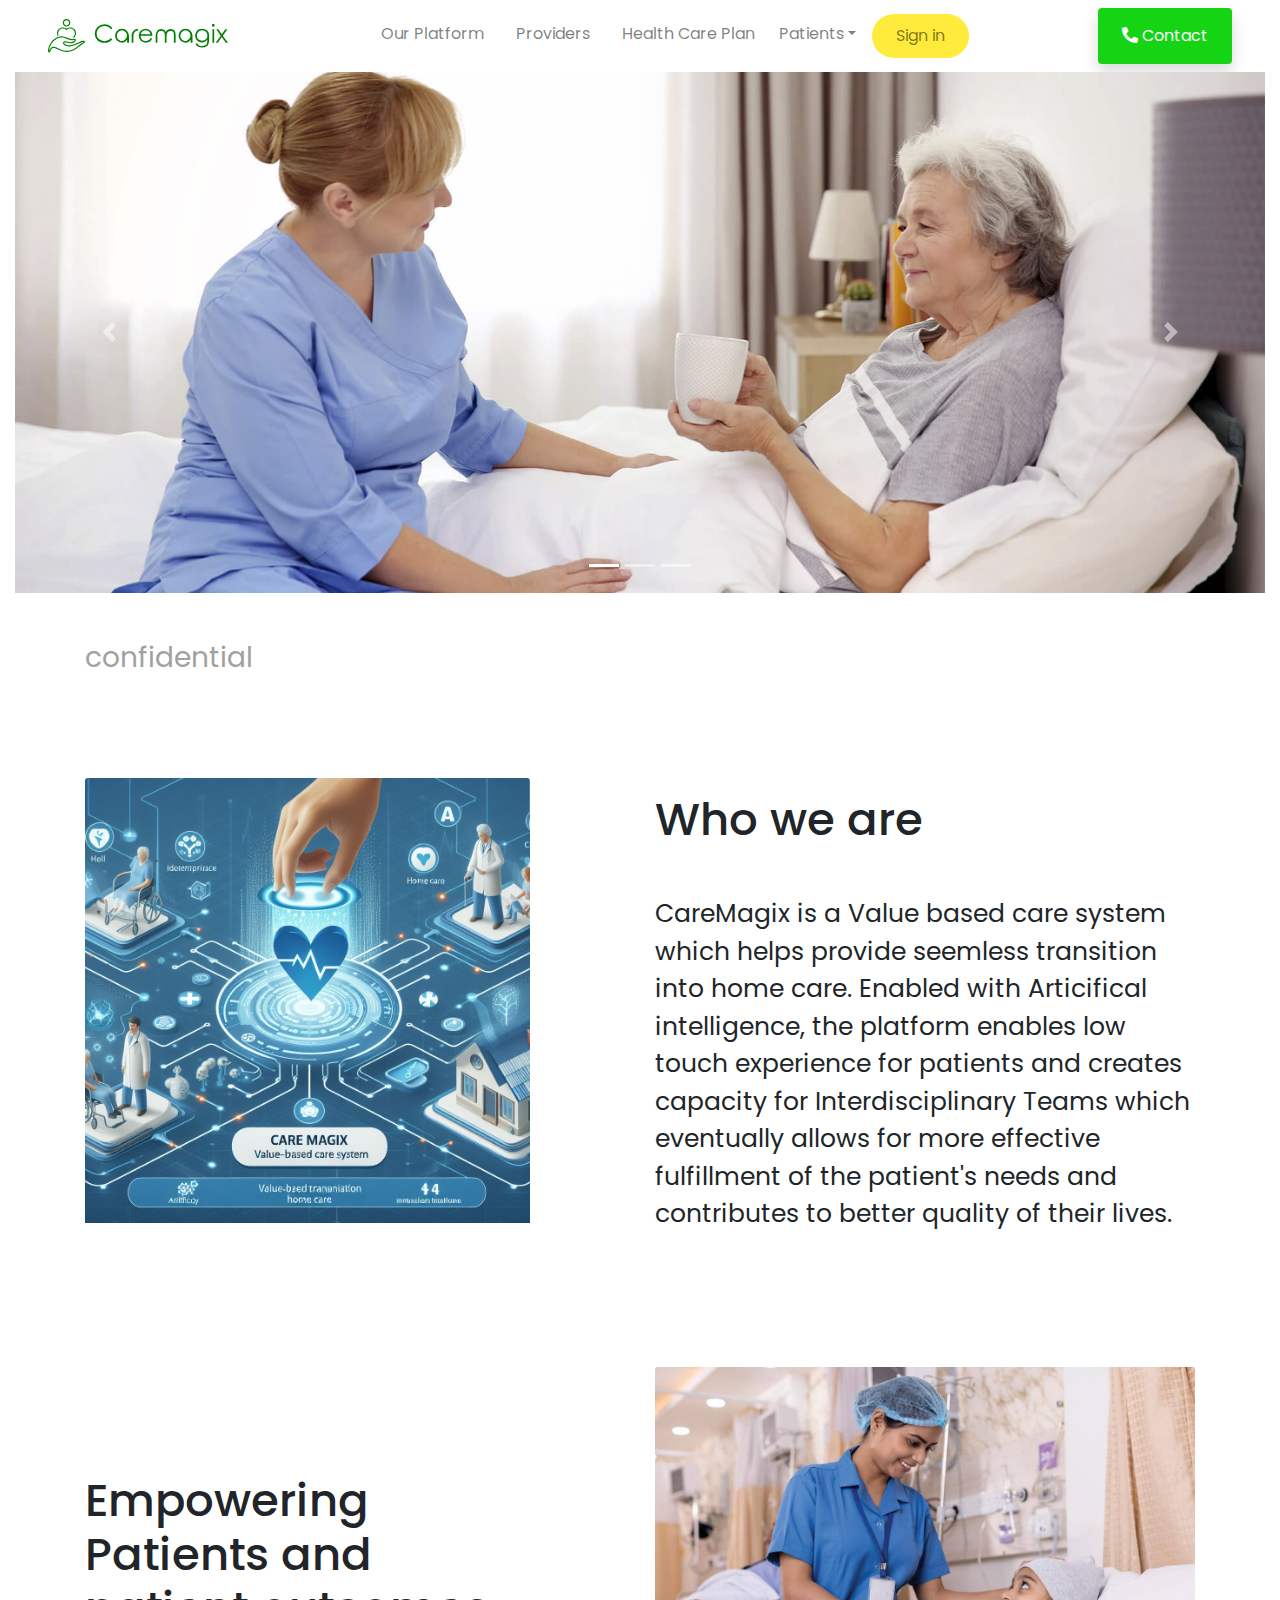
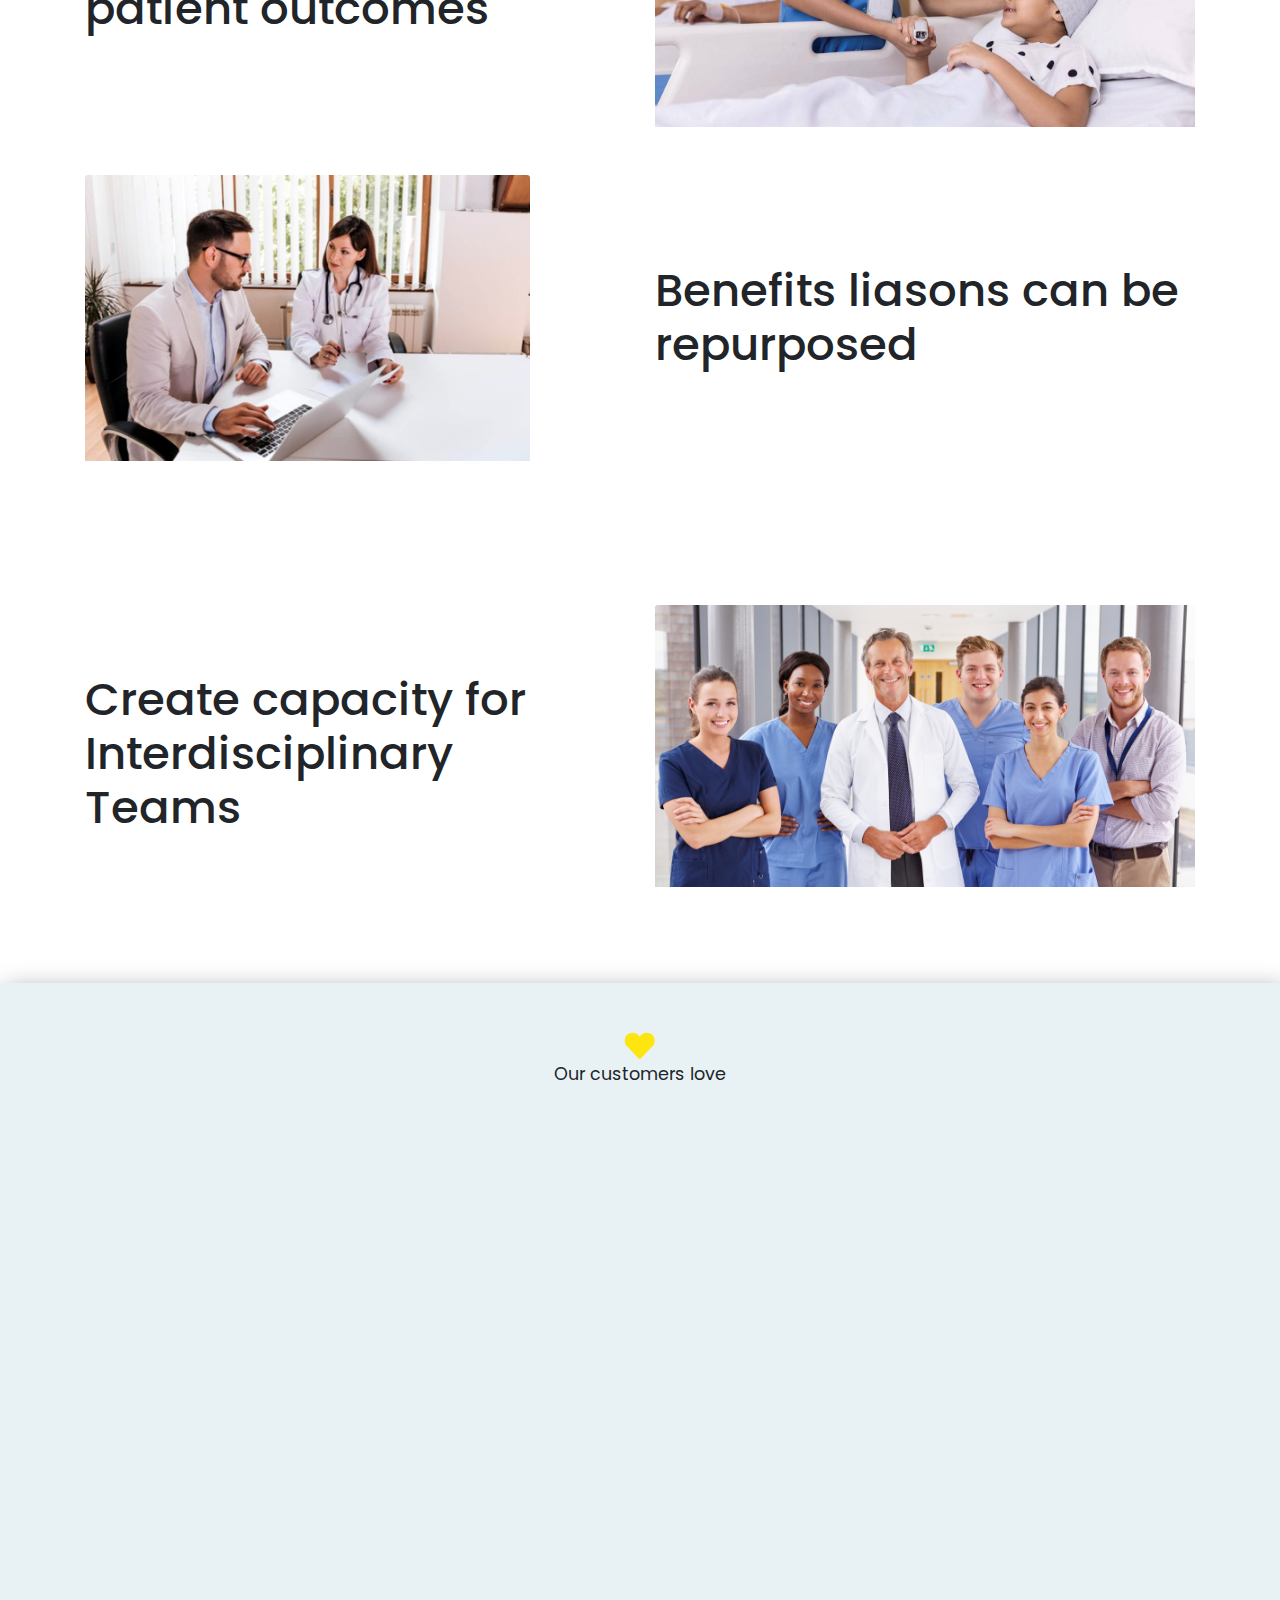
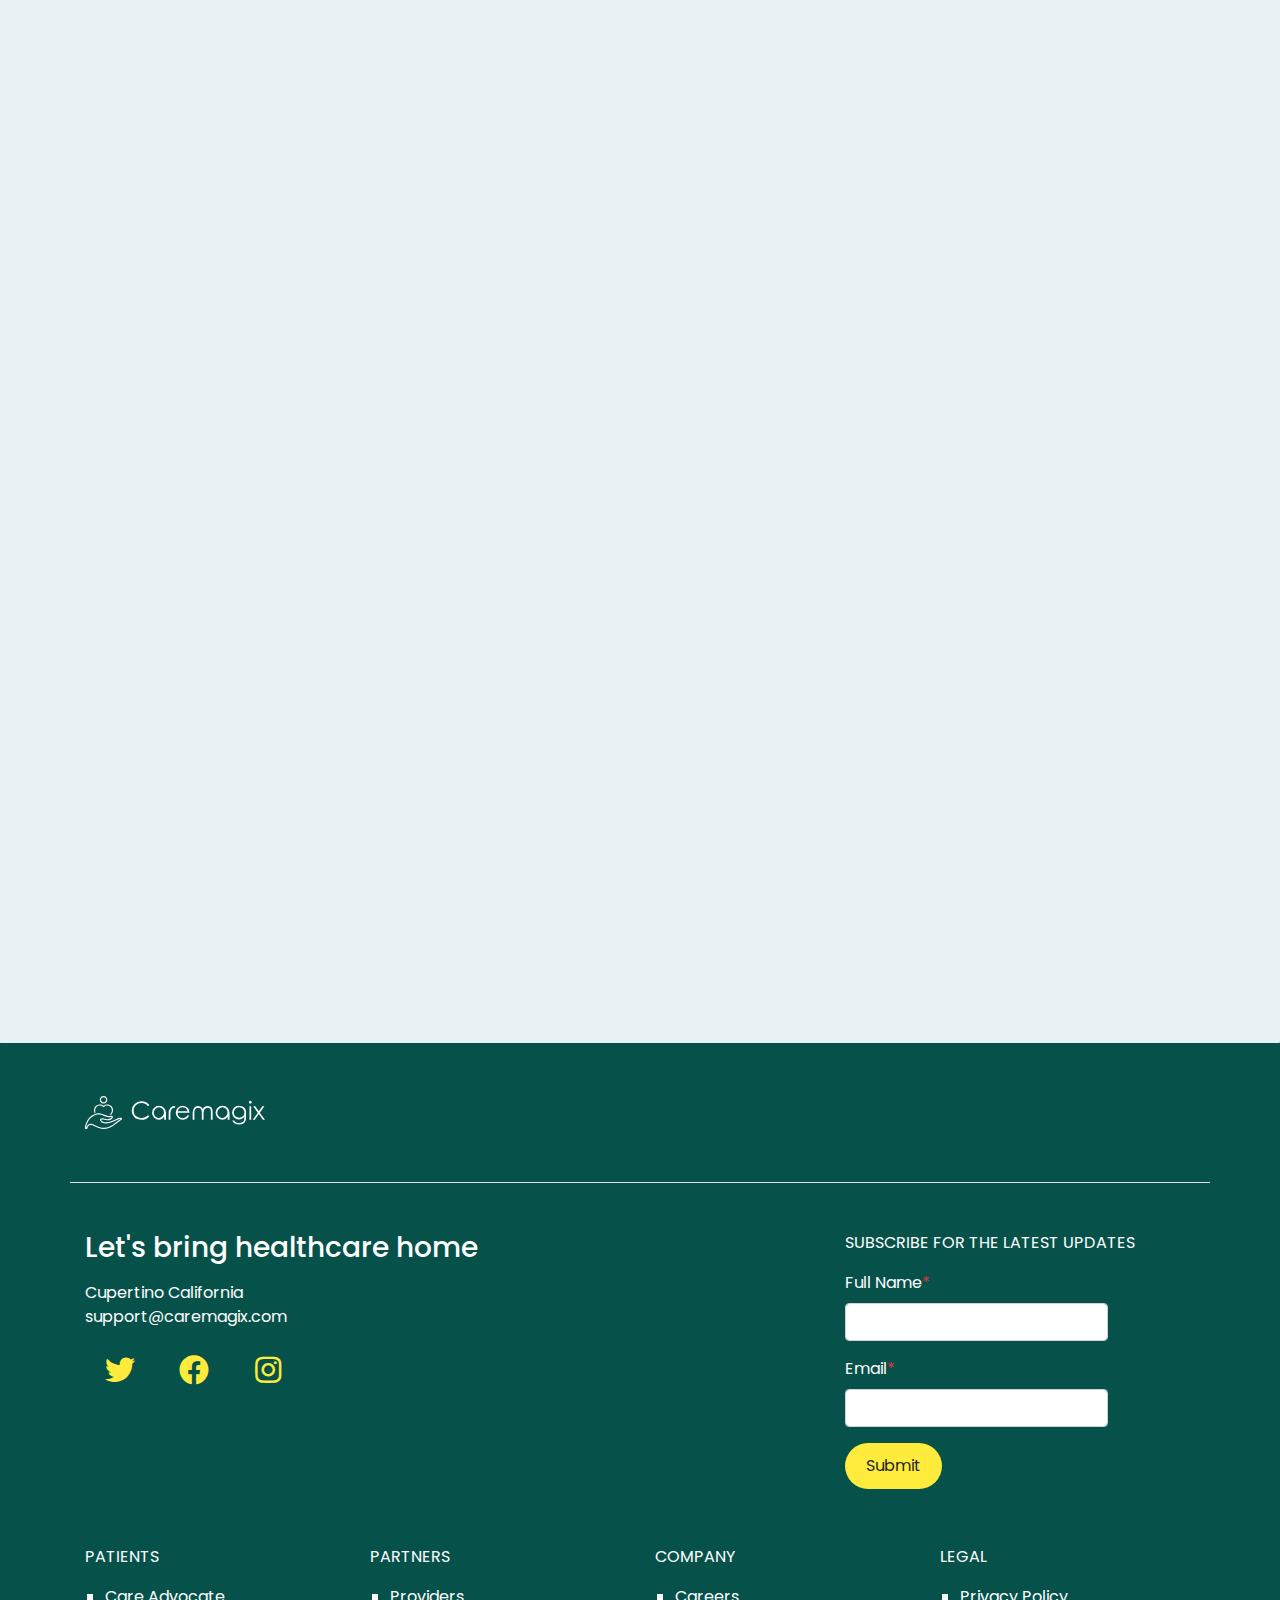
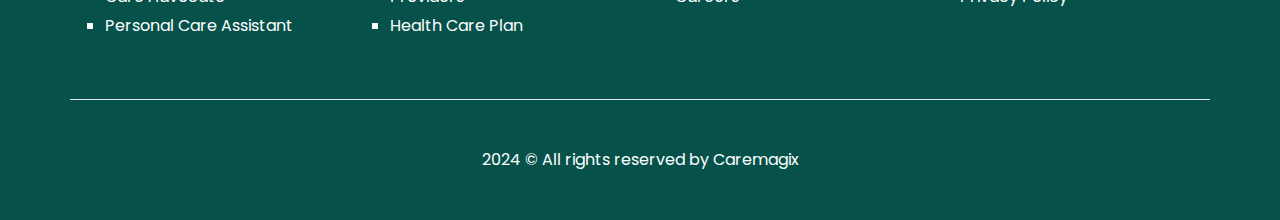
<file: index.html>
<!DOCTYPE html>
<html lang="en">

<head>
    <meta charset="UTF-8">
    <meta name="viewport"
        content="width=device-width, initial-scale=1, maximum-scale=1, minimum-scale=1, user-scalable=1">
    <title>Caremagix</title>
    <!-- Add Bootstrap CSS -->
    <link rel="stylesheet" href="https://stackpath.bootstrapcdn.com/bootstrap/4.5.2/css/bootstrap.min.css">

    <link rel="stylesheet" href="https://cdnjs.cloudflare.com/ajax/libs/OwlCarousel2/2.3.4/assets/owl.carousel.min.css">
    <link rel="stylesheet"
        href="https://cdnjs.cloudflare.com/ajax/libs/OwlCarousel2/2.3.4/assets/owl.theme.default.css">

    <link rel="stylesheet" href="https://cdnjs.cloudflare.com/ajax/libs/font-awesome/5.15.3/css/all.min.css">
    <link rel="preconnect" href="https://fonts.googleapis.com">
    <link rel="preconnect" href="https://fonts.gstatic.com" crossorigin>
    <link
        href="https://fonts.googleapis.com/css2?family=Poppins:ital,wght@0,100;0,200;0,300;0,400;0,500;0,600;0,700;0,800;0,900;1,100;1,200;1,300;1,400;1,500;1,600;1,700;1,800;1,900&display=swap"
        rel="stylesheet">
    <link rel="stylesheet" href="css/custom.css">
</head>

<body>
    <header>
        <nav class="navbar navbar-expand-lg navbar-light px-5">
            <a class="navbar-brand" href="/">
                <svg width="180" fill="green" viewBox="0 0 369.9130434782609 68.965792093766" class="looka-1j8o68f">
                    <defs id="SvgjsDefs1011"></defs>
                    <g id="SvgjsG1012" featurekey="S6ay6y-0"
                        transform="matrix(0.5944697416259555,0,0,0.5944697416259555,0.0002290399318856106,-3.5668184497557327)"
                        fill="#ffffff">
                        <title xmlns="http://www.w3.org/2000/svg">Modern Business 6 expandlines</title>
                        <path xmlns="http://www.w3.org/2000/svg"
                            d="M64,32c7.2,0,13-5.8,13-13S71.2,6,64,6c-7.2,0-13,5.8-13,13c0,0,0,0,0,0C51,26.2,56.8,32,64,32z M64,10c5,0,9,4,9,9  s-4,9-9,9s-9-4-9-9c0,0,0,0,0,0C55,14,59,10,64,10z">
                        </path>
                        <path xmlns="http://www.w3.org/2000/svg"
                            d="M36.8,63.2c-3.3-6.4-2.1-14.2,2.9-19.4c6.1-6.3,16.1-6.5,22.4-0.4c0.1,0.1,0.3,0.3,0.4,0.4c0.8,0.8,2.1,0.8,2.9,0  c6.1-6.3,16.1-6.5,22.4-0.4c0.1,0.1,0.3,0.3,0.4,0.4c6.3,6.6,6.3,16.9,0,23.5l-4.2,4.3c0.7,0,1.4-0.1,2-0.3c1.5-0.5,3.1-0.8,4.7-0.9  l0.3-0.3c7.8-8.1,7.8-21,0-29.1C83.8,33.5,72,32.9,64,39.7c-8-6.8-19.8-6.2-27.1,1.3c-6,6.2-7.6,15.5-3.9,23.4  C34.3,64,35.5,63.6,36.8,63.2z">
                        </path>
                        <path xmlns="http://www.w3.org/2000/svg"
                            d="M127.7,83.5c-1.1-2.6-6.7-2.3-7-2.3c-1.9,0.3-6,0.8-14.1,4.8C96.5,91,85.7,96,74,96.9c-6.5,0.6-14.4-1.9-17.6-6.3  c-0.7-0.8-0.8-2.2-0.5-2.5c0.8-1,5.6-1.6,15.3,0.9c13.2,3.7,20.1-2.9,20.9-3.8c2.5-2.3,5.7-5.8,4-8.7c-1.5-2.6-5.6-2.4-8.9-1.4  c-3.4,1-7.1,0.3-10.2-0.6c-3.4-0.9-6.7-2.2-10-3.4c-4.7-2-9.6-3.5-14.6-4.5c-8.5-1.6-17.1,0.2-25.6,5.2c-6.9,4-12.8,9.6-17.2,16.3  c-8.9,13.8-10,24.3-9.5,30.6c0.1,1.6,1.2,2.8,2.7,3.2c1.6,0.4,3.2-0.3,4.1-1.6c0.7-0.9,1.1-1.9,1.3-3c0-0.2,0.1-0.5,0.2-0.8  c0.9-3.8,3.3-7.1,6.6-9.2l0.3-0.1c4.4-2.4,8.5-0.7,17.3,3.4c3.7,1.8,8.4,3.9,14.1,6.1c26,8.9,44.2-2,55.6-10.9  c9.5-7.4,20.4-14.8,20.4-14.8C124.5,89.8,129.2,86.9,127.7,83.5z M120.6,87.5c-0.1,0.1-11.1,7.5-20.7,15  c-10.7,8.4-27.7,18.5-51.8,10.3c-5.5-2.1-9.9-4.1-13.8-5.9c-8.8-4.1-14.6-6.8-20.9-3.3l-0.1,0c-0.1,0-0.2,0.1-0.3,0.1  c-4.2,2.7-7.2,6.9-8.4,11.7c-0.1,0.6-0.3,1.3-0.5,1.9c-0.3-5.8,1.1-15,8.9-27.2c4-6.2,9.5-11.3,15.9-15c5.3-3.3,11.3-5.1,17.6-5.2  c1.8,0,3.6,0.2,5.3,0.5c4.8,1,9.4,2.5,13.9,4.4c3.3,1.3,6.8,2.6,10.4,3.6c3.5,1,8,1.9,12.4,0.6c1.3-0.5,2.7-0.6,4.1-0.4  c-0.2,0.5-0.9,1.7-3.2,3.8c0,0-0.1,0.1-0.1,0.1c-0.2,0.2-5.6,5.9-17,2.7c-10.5-2.7-17.1-2.6-19.5,0.5c-1.4,1.8-1.3,4.2,0.3,7.1  c0.1,0.1,4.7,8.8,21.3,8.2c12.4-1,23.6-6.1,34-11.3c7.6-3.8,11-4.2,12.9-4.5c0.8-0.1,1.7-0.2,2.5-0.1  C122.8,86,121.7,86.8,120.6,87.5L120.6,87.5z">
                        </path>
                    </g>
                    <g id="SvgjsG1013" featurekey="j5pGhi-0"
                        transform="matrix(2.560820016550997,0,0,2.560820016550997,93.224431041536,-1.0781079386497883)"
                        fill="#ffffff">
                        <path
                            d="M15.244 7.715 l-1.1523 0.85938 q-0.9375 -1.23046875 -2.260742188 -1.860351563 t-2.9053 -0.62988 q-1.73828125 0 -3.212890625 0.830078125 t-2.29 2.2314 t-0.81543 3.1592 q0 2.646484375 1.81640625 4.262695313 t4.5801 1.6162 q3.046875 0 5.087890625 -2.3828125 l1.1523 0.86914 q-1.083984375 1.376953125 -2.705078125 2.12890625 t-3.6133 0.75195 q-3.80859375 0 -6.005859375 -2.529296875 q-1.8359375 -2.138671875 -1.8359375 -4.84375 q0 -3.173828125 2.231445313 -5.3515625 t5.5811 -2.1777 q2.03125 0 3.666992188 0.8056640625 t2.6807 2.2607 z M22.968753125 8.203 q2.470703125 0 4.1015625 1.787109375 q1.50390625 1.630859375 1.50390625 3.876953125 q0.01953125 5.546875 0 5.634765625 l-1.4551 0 l0 -2.4316 q-1.142578125 2.12890625 -4.150390625 2.3828125 q-2.4609375 0 -4.018554688 -1.674804688 t-1.5576 -3.9111 q0 -2.2265625 1.474609375 -3.8671875 q1.630859375 -1.796875 4.1015625 -1.796875 z M22.968753125 9.551 q-1.708984375 0 -2.939453125 1.26953125 t-1.2305 3.0664 q0 1.162109375 0.6298828125 2.236328125 t2.1338 1.8164 q3.76953125 0.83984375 5.361328125 -3.427734375 q0.087890625 -1.3671875 -0.29296875 -2.6171875 q-0.2734375 -0.56640625 -0.751953125 -1.07421875 q-1.201171875 -1.26953125 -2.91015625 -1.26953125 z M30.722696875 14.541 l0 -1.2891 q0.15625 -0.966796875 0.44921875 -1.572265625 q0.68359375 -1.6796875 1.8359375 -2.4609375 t1.9141 -0.78125 q0.56640625 0 1.2109375 0.37109375 l-0.71289 1.1523 q-0.908203125 -0.33203125 -1.801757813 0.537109375 t-1.2354 1.8945 q-0.25390625 0.908203125 -0.25390625 3.408203125 l0 3.623 l-1.4063 0 l0 -4.8828 z M45.95715625 15.6348 l1.1523 0.61523 q-0.556640625 1.123046875 -1.30859375 1.806640625 t-1.6895 1.04 t-2.1191 0.35645 q-2.6171875 0 -4.091796875 -1.713867188 t-1.4746 -3.8721 q0 -2.041015625 1.25 -3.6328125 q1.58203125 -2.03125 4.248046875 -2.03125 q2.724609375 0 4.365234375 2.080078125 q1.162109375 1.46484375 1.171875 3.65234375 l-9.6191 0 q0.0390625 1.875 1.19140625 3.071289063 t2.8418 1.1963 q0.8203125 0 1.591796875 -0.2880859375 t1.3135 -0.75684 t1.1768 -1.5234 z M45.95715625 12.7539 q-0.2734375 -1.103515625 -0.80078125 -1.762695313 t-1.3965 -1.0645 t-1.8262 -0.40527 q-1.572265625 0 -2.705078125 1.015625 q-0.8203125 0.7421875 -1.240234375 2.216796875 l7.9688 0 z M50.00979375 15.293 l0 -1.709 q0.17578125 -2.1875 0.91796875 -3.203125 q0.615234375 -0.927734375 1.611328125 -1.474609375 q0.654296875 -0.419921875 1.865234375 -0.44921875 q0.78125 0 1.58203125 0.29296875 t1.2402 0.78125 t0.88867 1.4648 q0.244140625 -0.625 1.025390625 -1.46484375 q0.380859375 -0.322265625 0.986328125 -0.634765625 q0.41015625 -0.263671875 1.904296875 -0.439453125 q1.11328125 0 2.138671875 0.556640625 t1.4404 1.5674 t0.41504 3.0127 l0 5.8496 l-1.4063 0 l0 -5.8496 q0 -1.71875 -0.244140625 -2.36328125 t-0.83984 -1.04 t-1.4355 -0.39551 q-1.58203125 0.107421875 -2.705078125 1.533203125 q-0.439453125 0.60546875 -0.6640625 2.685546875 l0 5.4297 l-1.377 0 l0 -5.4883 q0 -1.93359375 -0.4296875 -2.631835938 t-1.0254 -1.1133 t-1.4844 -0.41504 q-0.95703125 0 -1.645507813 0.48828125 t-1.0791 1.46 t-0.3125 3.1592 l0 4.541 l-1.3672 0 l0 -4.1504 z M73.9746125 8.203 q2.470703125 0 4.1015625 1.787109375 q1.50390625 1.630859375 1.50390625 3.876953125 q0.01953125 5.546875 0 5.634765625 l-1.4551 0 l0 -2.4316 q-1.142578125 2.12890625 -4.150390625 2.3828125 q-2.4609375 0 -4.018554688 -1.674804688 t-1.5576 -3.9111 q0 -2.2265625 1.474609375 -3.8671875 q1.630859375 -1.796875 4.1015625 -1.796875 z M73.9746125 9.551 q-1.708984375 0 -2.939453125 1.26953125 t-1.2305 3.0664 q0 1.162109375 0.6298828125 2.236328125 t2.1338 1.8164 q3.76953125 0.83984375 5.361328125 -3.427734375 q0.087890625 -1.3671875 -0.29296875 -2.6171875 q-0.2734375 -0.56640625 -0.751953125 -1.07421875 q-1.201171875 -1.26953125 -2.91015625 -1.26953125 z M92.87065625 17.0117 q0 2.255859375 -0.400390625 3.30078125 q-0.537109375 1.474609375 -1.879882813 2.270507813 t-3.2178 0.7959 q-1.38671875 0 -2.48046875 -0.390625 t-1.7871 -1.0449 t-1.2695 -1.9141 l1.4941 0 q0.615234375 1.064453125 1.577148438 1.572265625 t2.3975 0.50781 q1.40625 0 2.377929688 -0.52734375 t1.3818 -1.3184 t0.41016 -2.5684 l0 -0.54688 q-0.771484375 0.986328125 -1.899414063 1.513671875 t-2.3779 0.52734 q-1.474609375 0 -2.778320313 -0.732421875 t-2.0117 -1.9775 t-0.70801 -2.7295 t0.7373 -2.7686 t2.0459 -2.0313 t2.7441 -0.74707 q1.2109375 0 2.197265625 0.37109375 q0.830078125 0.302734375 1.962890625 1.162109375 q0.95703125 0.791015625 1.50390625 3.017578125 q-0.01953125 0.29296875 -0.01953125 4.2578125 z M87.40235625 9.531 q-1.171875 0 -2.172851563 0.56640625 t-1.5723 1.5625 t-0.57129 2.1582 q0 1.767578125 1.181640625 2.919921875 t3.0566 1.1523 q1.9140625 0 3.06640625 -1.142578125 t1.1523 -3.0078 q0 -1.2109375 -0.5322265625 -2.158203125 t-1.5039 -1.499 t-2.1045 -0.55176 z M96.279278125 4.3260000000000005 q0.46875 0 0.8056640625 0.33203125 t0.33691 0.80078 t-0.33691 0.80566 t-0.80566 0.33691 t-0.80078 -0.33691 t-0.33203 -0.80566 t0.33203 -0.80078 t0.80078 -0.33203 z M95.595678125 8.73 l1.377 0 l0 10.713 l-1.377 0 l0 -10.713 z M98.613285625 8.73 l1.6504 0 l2.832 3.9746 l2.8418 -3.9746 l1.6504 0 l-3.6719 5.0879 l4.1309 5.625 l-1.6699 0 l-3.2813 -4.502 l-3.2324 4.502 l-1.6406 0 l4.0527 -5.625 z">
                        </path>
                    </g>
                </svg> </a>
            <button class="navbar-toggler" type="button" data-toggle="collapse" data-target="#navbarSupportedContent"
                aria-controls="navbarSupportedContent" aria-expanded="false" aria-label="Toggle navigation">
                <span class="navbar-toggler-icon"></span>
            </button>

            <div class="collapse navbar-collapse" id="navbarSupportedContent">
                <ul class="navbar-nav mx-auto">
                    <li class="nav-item">
                        <a class="nav-link mx-2" href="our-platform.html">Our Platform</a>
                    </li>
                    <li class="nav-item">
                        <a class="nav-link mx-2" href="providers.html">Providers</a>
                    </li>
                    <li class="nav-item">
                        <a class="nav-link mx-2" href="health-care-plan.html">Health Care Plan</a>
                    </li>
                    <li class="nav-item dropdown">
                        <a class="nav-link dropdown-toggle" href="patients.html" id="navbarDropdown" role="button"
                            data-toggle="dropdown" aria-haspopup="true" aria-expanded="false">Patients</a>
                        <div class="dropdown-menu" aria-labelledby="navbarDropdown">
                            <a class="dropdown-item" href="care-advocate.html">Care Advocate</a>
                            <a class="dropdown-item" href="personal-care-assistant.html">Personal Care Assistant</a>
                        </div>
                    </li>
                    <li class="nav-item">
                        <a class="nav-link mx-2 px-4 yellow-button" href="sign-in.html">Sign in</a>
                    </li>
                </ul>
                <span class="navbar-text shadow rounded contactbtn">
                    <a class="nav-link mx-2 text-white" href="#contact"><i class="fas fa-phone-alt"></i> Contact</a>
                </span>
            </div>
        </nav>
    </header>
    <main>
        <div class="container-fluid mb-5">
            <div class="row">
                <div class="col-12">
                    <div id="carouselExampleCaptions" class="carousel slide mx-auto" data-ride="carousel">
                        <ol class="carousel-indicators">
                            <li data-target="#carouselExampleCaptions" data-slide-to="0" class="active"></li>
                            <li data-target="#carouselExampleCaptions" data-slide-to="1"></li>
                            <li data-target="#carouselExampleCaptions" data-slide-to="2"></li>
                        </ol>
                        <div class="carousel-inner">
                            <div class="carousel-item active">
                                <img src="images/home-landscape.jpg" class="d-block w-100" alt="...">
                            </div>
                            <div class="carousel-item">
                                <img src="images/home-landscape2.jpg" class="d-block w-100" alt="...">
                            </div>
                            <div class="carousel-item">
                                <img src="images/home-landscape3.jpg" class="d-block w-100" alt="...">
                            </div>
                        </div>
                        <a class="carousel-control-prev" href="#carouselExampleCaptions" role="button"
                            data-slide="prev">
                            <span class="carousel-control-prev-icon" aria-hidden="true"></span>
                            <span class="sr-only">Previous</span>
                        </a>
                        <a class="carousel-control-next" href="#carouselExampleCaptions" role="button"
                            data-slide="next">
                            <span class="carousel-control-next-icon" aria-hidden="true"></span>
                            <span class="sr-only">Next</span>
                        </a>
                    </div>
                </div>
            </div>
        </div>
        <div class="container-fluid my-5">
            <div class="container">
                <div class="row">
                    <div class="col-12 text-left">
                        <h3 class="confidential">confidential</h3>
                    </div>
                </div>
            </div>
        </div>
        <div class="container-fluid py-5">
            <div class="container">
                <div class="row">
                    <div class="col four-section">
                        <div class="row mb-5 align-items-center">
                            <div class="col-12 col-md-5 position-relative mb-5">
                                <img src="images/caremagix-ai.jpeg" class="card-img-top" alt="...">
                            </div>
                            <div class="col-12 col-md-1"></div>
                            <div class="col-12 col-md-6">
                                <h1 class="mb-5">Who we are</h1>
                                <p class="mb-4 font-caremagix">CareMagix is a Value based care system which helps
                                    provide seemless transition into home care. Enabled with Articifical intelligence,
                                    the platform enables low touch
                                    experience for patients and creates capacity for Interdisciplinary Teams which
                                    eventually allows for more effective fulfillment of the patient's needs and
                                    contributes to better quality of their lives.
                                </p>
                            </div>
                        </div>

                        <div class="row mt-5 pt-5 align-items-center">
                            <div class="col-12 order-2 order-sm-2 col-md-5 order-md-1">
                                <h1 class="mb-5 mt-3">Empowering Patients and patient outcomes</h1>
                                </p>
                            </div>
                            <div class="col-12 order-0 order-sm-0 col-md-1 order-md-2"></div>
                            <div class="col-12 order-1 order-sm-1 col-md-6 order-md-3 mb-5">
                                <img src="images/Healthcare.jpg" class="card-img-top" alt="...">
                            </div>
                        </div>

                        <div class="row mb-5 align-items-center">
                            <div class="col-12 col-md-5 position-relative mb-5">
                                <img src="images/healthcare2.jpg" class="card-img-top" alt="...">
                            </div>
                            <div class="col-12 col-md-1"></div>
                            <div class="col-12 col-md-6">
                                <h1 class="mb-5">Benefits liasons can be repurposed</h1>
                            </div>
                        </div>

                        <div class="row mt-5 pt-5 align-items-center">
                            <div class="col-12 order-2 order-sm-2 col-md-5 order-md-1">
                                <h1 class="mb-5 mt-3">Create capacity for Interdisciplinary Teams</h1>
                            </div>
                            <div class="col-12 order-0 order-sm-0 col-md-1 order-md-2"></div>
                            <div class="col-12 order-1 order-sm-1 col-md-6 order-md-3 mb-5">
                                <img src="images/healthcare3.webp" class="card-img-top" alt="...">
                            </div>
                        </div>
                    </div>
                </div>
            </div>
        </div>



        <div class="owl-container rounded py-5">
            <div class="d-flex justify-content-center fas fa-heart"></div>
            <p class="tag">Our customers love</p>
            <!-- <h1 class="text-center head">What we do</h1> -->
            <div class="owl-carousel owl-theme">
                <div class="owl-item">
                    <div class="owl-card d-flex flex-column">
                        <div class="mt-2"> <span class="fas fa-star active-star"></span> <span
                                class="fas fa-star active-star"></span> <span class="fas fa-star active-star"></span>
                            <span class="fas fa-star active-star"></span> <span
                                class="fas fa-star-half-alt active-star"></span>
                        </div>
                        <div class="main font-weight-bold pb-2 pt-1">Great Service</div>
                        <div class="testimonial"> Lorem ipsum, dolor sit amet consectetur adipisicing elit. Magni
                            dolores molestias veniam inventore itaque eius iure omnis, temporibus culpa id. </div>
                        <div class="d-flex flex-row profile pt-4 mt-auto"> <img src="images/testimo-pp.jpg" alt=""
                                class="rounded-circle">
                            <div class="d-flex flex-column pl-2">
                                <div class="name">Megan</div>
                                <p class="text-muted designation">CEO of My Company</p>
                            </div>
                        </div>
                    </div>
                </div>
                <div class="owl-item">
                    <div class="owl-card d-flex flex-column">
                        <div class="mt-2"> <span class="fas fa-star active-star"></span> <span
                                class="fas fa-star active-star"></span> <span class="fas fa-star active-star"></span>
                            <span class="fas fa-star active-star"></span> <span
                                class="fas fa-star-half-alt active-star"></span>
                        </div>
                        <div class="main font-weight-bold pb-2 pt-1">Great Service</div>
                        <div class="testimonial"> Lorem ipsum, dolor sit amet consectetur adipisicing elit. Magni
                            dolores molestias veniam inventore itaque eius iure omnis, temporibus culpa id. </div>
                        <div class="d-flex flex-row profile pt-4 mt-auto"> <img src="images/testimo-pp.jpg" alt=""
                                class="rounded-circle">
                            <div class="d-flex flex-column pl-2">
                                <div class="name">Megan</div>
                                <p class="text-muted designation">CEO of My Company</p>
                            </div>
                        </div>
                    </div>
                </div>
                <div class="owl-item">
                    <div class="owl-card d-flex flex-column">
                        <div class="mt-2"> <span class="fas fa-star active-star"></span> <span
                                class="fas fa-star active-star"></span> <span class="fas fa-star active-star"></span>
                            <span class="fas fa-star active-star"></span> <span
                                class="fas fa-star-half-alt active-star"></span>
                        </div>
                        <div class="main font-weight-bold pb-2 pt-1">Great Service</div>
                        <div class="testimonial"> Lorem ipsum, dolor sit amet consectetur adipisicing elit. Magni
                            dolores molestias veniam inventore itaque eius iure omnis, temporibus culpa id. </div>
                        <div class="d-flex flex-row profile pt-4 mt-auto"> <img src="images/testimo-pp.jpg" alt=""
                                class="rounded-circle">
                            <div class="d-flex flex-column pl-2">
                                <div class="name">Megan</div>
                                <p class="text-muted designation">CEO of My Company</p>
                            </div>
                        </div>
                    </div>
                </div>
                <div class="owl-item">
                    <div class="owl-card d-flex flex-column">
                        <div class="mt-2"> <span class="fas fa-star active-star"></span> <span
                                class="fas fa-star active-star"></span> <span class="fas fa-star active-star"></span>
                            <span class="fas fa-star active-star"></span> <span
                                class="fas fa-star-half-alt active-star"></span>
                        </div>
                        <div class="main font-weight-bold pb-2 pt-1">Great Service</div>
                        <div class="testimonial"> Lorem ipsum, dolor sit amet consectetur adipisicing elit. Magni
                            dolores molestias veniam inventore itaque eius iure omnis, temporibus culpa id. </div>
                        <div class="d-flex flex-row profile pt-4 mt-auto"> <img src="images/testimo-pp.jpg" alt=""
                                class="rounded-circle">
                            <div class="d-flex flex-column pl-2">
                                <div class="name">Megan</div>
                                <p class="text-muted designation">CEO of My Company</p>
                            </div>
                        </div>
                    </div>
                </div>
                <div class="owl-item">
                    <div class="owl-card d-flex flex-column">
                        <div class="mt-2"> <span class="fas fa-star active-star"></span> <span
                                class="fas fa-star active-star"></span> <span class="fas fa-star active-star"></span>
                            <span class="fas fa-star active-star"></span> <span
                                class="fas fa-star-half-alt active-star"></span>
                        </div>
                        <div class="main font-weight-bold pb-2 pt-1">Great Service</div>
                        <div class="testimonial"> Lorem ipsum, dolor sit amet consectetur adipisicing elit. Magni
                            dolores molestias veniam inventore itaque eius iure omnis, temporibus culpa id. </div>
                        <div class="d-flex flex-row profile pt-4 mt-auto"> <img src="images/testimo-pp.jpg" alt=""
                                class="rounded-circle">
                            <div class="d-flex flex-column pl-2">
                                <div class="name">Megan</div>
                                <p class="text-muted designation">CEO of My Company</p>
                            </div>
                        </div>
                    </div>
                </div>
            </div>
        </div>

    </main>

    <!-- ======= Footer ======= -->
    <footer>
        <a id="contact"></a>
        <div class="container-fluid footer-bg py-5">
            <div class="container">
                <div class="row border-bottom pb-5">
                    <div class="col-6 col-md-6">
                        <a class="navbar-brand" href="/">
                            <svg width="180" viewBox="0 0 369.9130434782609 68.965792093766" class="looka-1j8o68f">
                                <defs id="SvgjsDefs1011"></defs>
                                <g featurekey="S6ay6y-0"
                                    transform="matrix(0.5944697416259555,0,0,0.5944697416259555,0.0002290399318856106,-3.5668184497557327)"
                                    fill="#ffffff">
                                    <title xmlns="http://www.w3.org/2000/svg">Modern Business 6 expandlines</title>
                                    <path xmlns="http://www.w3.org/2000/svg"
                                        d="M64,32c7.2,0,13-5.8,13-13S71.2,6,64,6c-7.2,0-13,5.8-13,13c0,0,0,0,0,0C51,26.2,56.8,32,64,32z M64,10c5,0,9,4,9,9  s-4,9-9,9s-9-4-9-9c0,0,0,0,0,0C55,14,59,10,64,10z">
                                    </path>
                                    <path xmlns="http://www.w3.org/2000/svg"
                                        d="M36.8,63.2c-3.3-6.4-2.1-14.2,2.9-19.4c6.1-6.3,16.1-6.5,22.4-0.4c0.1,0.1,0.3,0.3,0.4,0.4c0.8,0.8,2.1,0.8,2.9,0  c6.1-6.3,16.1-6.5,22.4-0.4c0.1,0.1,0.3,0.3,0.4,0.4c6.3,6.6,6.3,16.9,0,23.5l-4.2,4.3c0.7,0,1.4-0.1,2-0.3c1.5-0.5,3.1-0.8,4.7-0.9  l0.3-0.3c7.8-8.1,7.8-21,0-29.1C83.8,33.5,72,32.9,64,39.7c-8-6.8-19.8-6.2-27.1,1.3c-6,6.2-7.6,15.5-3.9,23.4  C34.3,64,35.5,63.6,36.8,63.2z">
                                    </path>
                                    <path xmlns="http://www.w3.org/2000/svg"
                                        d="M127.7,83.5c-1.1-2.6-6.7-2.3-7-2.3c-1.9,0.3-6,0.8-14.1,4.8C96.5,91,85.7,96,74,96.9c-6.5,0.6-14.4-1.9-17.6-6.3  c-0.7-0.8-0.8-2.2-0.5-2.5c0.8-1,5.6-1.6,15.3,0.9c13.2,3.7,20.1-2.9,20.9-3.8c2.5-2.3,5.7-5.8,4-8.7c-1.5-2.6-5.6-2.4-8.9-1.4  c-3.4,1-7.1,0.3-10.2-0.6c-3.4-0.9-6.7-2.2-10-3.4c-4.7-2-9.6-3.5-14.6-4.5c-8.5-1.6-17.1,0.2-25.6,5.2c-6.9,4-12.8,9.6-17.2,16.3  c-8.9,13.8-10,24.3-9.5,30.6c0.1,1.6,1.2,2.8,2.7,3.2c1.6,0.4,3.2-0.3,4.1-1.6c0.7-0.9,1.1-1.9,1.3-3c0-0.2,0.1-0.5,0.2-0.8  c0.9-3.8,3.3-7.1,6.6-9.2l0.3-0.1c4.4-2.4,8.5-0.7,17.3,3.4c3.7,1.8,8.4,3.9,14.1,6.1c26,8.9,44.2-2,55.6-10.9  c9.5-7.4,20.4-14.8,20.4-14.8C124.5,89.8,129.2,86.9,127.7,83.5z M120.6,87.5c-0.1,0.1-11.1,7.5-20.7,15  c-10.7,8.4-27.7,18.5-51.8,10.3c-5.5-2.1-9.9-4.1-13.8-5.9c-8.8-4.1-14.6-6.8-20.9-3.3l-0.1,0c-0.1,0-0.2,0.1-0.3,0.1  c-4.2,2.7-7.2,6.9-8.4,11.7c-0.1,0.6-0.3,1.3-0.5,1.9c-0.3-5.8,1.1-15,8.9-27.2c4-6.2,9.5-11.3,15.9-15c5.3-3.3,11.3-5.1,17.6-5.2  c1.8,0,3.6,0.2,5.3,0.5c4.8,1,9.4,2.5,13.9,4.4c3.3,1.3,6.8,2.6,10.4,3.6c3.5,1,8,1.9,12.4,0.6c1.3-0.5,2.7-0.6,4.1-0.4  c-0.2,0.5-0.9,1.7-3.2,3.8c0,0-0.1,0.1-0.1,0.1c-0.2,0.2-5.6,5.9-17,2.7c-10.5-2.7-17.1-2.6-19.5,0.5c-1.4,1.8-1.3,4.2,0.3,7.1  c0.1,0.1,4.7,8.8,21.3,8.2c12.4-1,23.6-6.1,34-11.3c7.6-3.8,11-4.2,12.9-4.5c0.8-0.1,1.7-0.2,2.5-0.1  C122.8,86,121.7,86.8,120.6,87.5L120.6,87.5z">
                                    </path>
                                </g>
                                <g featurekey="j5pGhi-0"
                                    transform="matrix(2.560820016550997,0,0,2.560820016550997,93.224431041536,-1.0781079386497883)"
                                    fill="#ffffff">
                                    <path
                                        d="M15.244 7.715 l-1.1523 0.85938 q-0.9375 -1.23046875 -2.260742188 -1.860351563 t-2.9053 -0.62988 q-1.73828125 0 -3.212890625 0.830078125 t-2.29 2.2314 t-0.81543 3.1592 q0 2.646484375 1.81640625 4.262695313 t4.5801 1.6162 q3.046875 0 5.087890625 -2.3828125 l1.1523 0.86914 q-1.083984375 1.376953125 -2.705078125 2.12890625 t-3.6133 0.75195 q-3.80859375 0 -6.005859375 -2.529296875 q-1.8359375 -2.138671875 -1.8359375 -4.84375 q0 -3.173828125 2.231445313 -5.3515625 t5.5811 -2.1777 q2.03125 0 3.666992188 0.8056640625 t2.6807 2.2607 z M22.968753125 8.203 q2.470703125 0 4.1015625 1.787109375 q1.50390625 1.630859375 1.50390625 3.876953125 q0.01953125 5.546875 0 5.634765625 l-1.4551 0 l0 -2.4316 q-1.142578125 2.12890625 -4.150390625 2.3828125 q-2.4609375 0 -4.018554688 -1.674804688 t-1.5576 -3.9111 q0 -2.2265625 1.474609375 -3.8671875 q1.630859375 -1.796875 4.1015625 -1.796875 z M22.968753125 9.551 q-1.708984375 0 -2.939453125 1.26953125 t-1.2305 3.0664 q0 1.162109375 0.6298828125 2.236328125 t2.1338 1.8164 q3.76953125 0.83984375 5.361328125 -3.427734375 q0.087890625 -1.3671875 -0.29296875 -2.6171875 q-0.2734375 -0.56640625 -0.751953125 -1.07421875 q-1.201171875 -1.26953125 -2.91015625 -1.26953125 z M30.722696875 14.541 l0 -1.2891 q0.15625 -0.966796875 0.44921875 -1.572265625 q0.68359375 -1.6796875 1.8359375 -2.4609375 t1.9141 -0.78125 q0.56640625 0 1.2109375 0.37109375 l-0.71289 1.1523 q-0.908203125 -0.33203125 -1.801757813 0.537109375 t-1.2354 1.8945 q-0.25390625 0.908203125 -0.25390625 3.408203125 l0 3.623 l-1.4063 0 l0 -4.8828 z M45.95715625 15.6348 l1.1523 0.61523 q-0.556640625 1.123046875 -1.30859375 1.806640625 t-1.6895 1.04 t-2.1191 0.35645 q-2.6171875 0 -4.091796875 -1.713867188 t-1.4746 -3.8721 q0 -2.041015625 1.25 -3.6328125 q1.58203125 -2.03125 4.248046875 -2.03125 q2.724609375 0 4.365234375 2.080078125 q1.162109375 1.46484375 1.171875 3.65234375 l-9.6191 0 q0.0390625 1.875 1.19140625 3.071289063 t2.8418 1.1963 q0.8203125 0 1.591796875 -0.2880859375 t1.3135 -0.75684 t1.1768 -1.5234 z M45.95715625 12.7539 q-0.2734375 -1.103515625 -0.80078125 -1.762695313 t-1.3965 -1.0645 t-1.8262 -0.40527 q-1.572265625 0 -2.705078125 1.015625 q-0.8203125 0.7421875 -1.240234375 2.216796875 l7.9688 0 z M50.00979375 15.293 l0 -1.709 q0.17578125 -2.1875 0.91796875 -3.203125 q0.615234375 -0.927734375 1.611328125 -1.474609375 q0.654296875 -0.419921875 1.865234375 -0.44921875 q0.78125 0 1.58203125 0.29296875 t1.2402 0.78125 t0.88867 1.4648 q0.244140625 -0.625 1.025390625 -1.46484375 q0.380859375 -0.322265625 0.986328125 -0.634765625 q0.41015625 -0.263671875 1.904296875 -0.439453125 q1.11328125 0 2.138671875 0.556640625 t1.4404 1.5674 t0.41504 3.0127 l0 5.8496 l-1.4063 0 l0 -5.8496 q0 -1.71875 -0.244140625 -2.36328125 t-0.83984 -1.04 t-1.4355 -0.39551 q-1.58203125 0.107421875 -2.705078125 1.533203125 q-0.439453125 0.60546875 -0.6640625 2.685546875 l0 5.4297 l-1.377 0 l0 -5.4883 q0 -1.93359375 -0.4296875 -2.631835938 t-1.0254 -1.1133 t-1.4844 -0.41504 q-0.95703125 0 -1.645507813 0.48828125 t-1.0791 1.46 t-0.3125 3.1592 l0 4.541 l-1.3672 0 l0 -4.1504 z M73.9746125 8.203 q2.470703125 0 4.1015625 1.787109375 q1.50390625 1.630859375 1.50390625 3.876953125 q0.01953125 5.546875 0 5.634765625 l-1.4551 0 l0 -2.4316 q-1.142578125 2.12890625 -4.150390625 2.3828125 q-2.4609375 0 -4.018554688 -1.674804688 t-1.5576 -3.9111 q0 -2.2265625 1.474609375 -3.8671875 q1.630859375 -1.796875 4.1015625 -1.796875 z M73.9746125 9.551 q-1.708984375 0 -2.939453125 1.26953125 t-1.2305 3.0664 q0 1.162109375 0.6298828125 2.236328125 t2.1338 1.8164 q3.76953125 0.83984375 5.361328125 -3.427734375 q0.087890625 -1.3671875 -0.29296875 -2.6171875 q-0.2734375 -0.56640625 -0.751953125 -1.07421875 q-1.201171875 -1.26953125 -2.91015625 -1.26953125 z M92.87065625 17.0117 q0 2.255859375 -0.400390625 3.30078125 q-0.537109375 1.474609375 -1.879882813 2.270507813 t-3.2178 0.7959 q-1.38671875 0 -2.48046875 -0.390625 t-1.7871 -1.0449 t-1.2695 -1.9141 l1.4941 0 q0.615234375 1.064453125 1.577148438 1.572265625 t2.3975 0.50781 q1.40625 0 2.377929688 -0.52734375 t1.3818 -1.3184 t0.41016 -2.5684 l0 -0.54688 q-0.771484375 0.986328125 -1.899414063 1.513671875 t-2.3779 0.52734 q-1.474609375 0 -2.778320313 -0.732421875 t-2.0117 -1.9775 t-0.70801 -2.7295 t0.7373 -2.7686 t2.0459 -2.0313 t2.7441 -0.74707 q1.2109375 0 2.197265625 0.37109375 q0.830078125 0.302734375 1.962890625 1.162109375 q0.95703125 0.791015625 1.50390625 3.017578125 q-0.01953125 0.29296875 -0.01953125 4.2578125 z M87.40235625 9.531 q-1.171875 0 -2.172851563 0.56640625 t-1.5723 1.5625 t-0.57129 2.1582 q0 1.767578125 1.181640625 2.919921875 t3.0566 1.1523 q1.9140625 0 3.06640625 -1.142578125 t1.1523 -3.0078 q0 -1.2109375 -0.5322265625 -2.158203125 t-1.5039 -1.499 t-2.1045 -0.55176 z M96.279278125 4.3260000000000005 q0.46875 0 0.8056640625 0.33203125 t0.33691 0.80078 t-0.33691 0.80566 t-0.80566 0.33691 t-0.80078 -0.33691 t-0.33203 -0.80566 t0.33203 -0.80078 t0.80078 -0.33203 z M95.595678125 8.73 l1.377 0 l0 10.713 l-1.377 0 l0 -10.713 z M98.613285625 8.73 l1.6504 0 l2.832 3.9746 l2.8418 -3.9746 l1.6504 0 l-3.6719 5.0879 l4.1309 5.625 l-1.6699 0 l-3.2813 -4.502 l-3.2324 4.502 l-1.6406 0 l4.0527 -5.625 z">
                                    </path>
                                </g>
                            </svg> </a>
                    </div>
                    <div class="col-6 col-md-6">
                    </div>
                </div>
                <div class="row py-5">
                    <div class="col-12 col-md-8">
                        <h3 class="text-white mb-3">Let's bring healthcare home</h3>
                        <address class="text-white">
                            Cupertino California<br />
                            <a href="mailto:support@caremagix.com" class="text-white">support@caremagix.com</a>
                        </address>
                        <ul class="social">
                            <li><a href="#"><i class="fab fa-twitter"></i></a></li>
                            <li><a href="#"><i class="fab fa-facebook"></i></a></li>
                            <li><a href="#"><i class="fab fa-instagram"></i></a></li>
                        </ul>
                    </div>
                    <div class="col-12 col-md-4">
                        <span class="mb-3 d-block text-uppercase text-white">SUBSCRIBE FOR THE LATEST UPDATES</span>
                        <form action="https://getform.io/f/qaloldeb" class="mr-auto w-75" method="post" id="suscribeForm">
                            <div class="form-group">
                                <label for="fullname" class="text-white">Full Name<span
                                        class="text-danger">*</span></label>
                                <input type="text" class="form-control" id="fullname" name="fullname" required>
                            </div>
                            <div class="form-group">
                                <label for="email" class="text-white">Email<span class="text-danger">*</span></label>
                                <input type="email" class="form-control" id="email" name="email" required>
                            </div>
                            <!-- add hidden Honeypot input to prevent spams -->
                            <input type="hidden" name="_gotcha" style="display:none !important">
                            <button type="submit" class="btn yellow-button">Submit</button>
                        </form>
                    </div>
                </div>
                <div class="row py-2">
                    <div class="col-12 col-md-3">
                        <span class="mb-3 d-block text-uppercase text-white">Patients</span>
                        <ul class="footer-list">
                            <li><a href="care-advocate.html">Care Advocate</a></li>
                            <li><a href="personal-care-assistant.html">Personal Care Assistant</a></li>
                        </ul>
                    </div>
                    <div class="col-12 col-md-3">
                        <span class="mb-3 d-block text-uppercase text-white">PARTNERS</span>
                        <ul class="footer-list">
                            <li><a href="providers.html">Providers</a></li>
                            <li><a href="health-care-plan.html">Health Care Plan</a></li>
                        </ul>
                    </div>
                    <div class="col-12 col-md-3">
                        <span class="mb-3 d-block text-uppercase text-white">Company</span>
                        <ul class="footer-list">
                            <li><a href="careers.html">Careers</a></li>
                        </ul>
                    </div>
                    <div class="col-12 col-md-3">
                        <span class="mb-3 d-block text-uppercase text-white">Legal</span>
                        <ul class="footer-list">
                            <li><a href="privacy-policy.html">Privacy Policy</a></li>
                        </ul>
                    </div>
                </div>
                <div class="row border-top mt-5 pt-5">
                    <div class="col-12 col-md-12 text-center text-white">
                        2024 © All rights reserved by Caremagix
                    </div>
                </div>
            </div>
        </div>

    </footer><!-- End Footer -->


    <!-- Add Bootstrap and jQuery JS -->
    <script src="https://code.jquery.com/jquery-3.5.1.min.js"></script>
    <script src="https://cdn.jsdelivr.net/npm/@popperjs/core@2.9.3/dist/umd/popper.min.js"></script>
    <script src="https://stackpath.bootstrapcdn.com/bootstrap/4.5.2/js/bootstrap.min.js"></script>

    <script src="https://cdnjs.cloudflare.com/ajax/libs/OwlCarousel2/2.2.1/owl.carousel.js"></script>
    <script>
        $(document).ready(function () {
            var silder = $(".owl-carousel");
            silder.owlCarousel({
                autoPlay: false,
                items: 1,
                center: false,
                nav: true,
                margin: 40,
                dots: false,
                loop: true,
                navText: ["<i class='fa fa-arrow-left' aria-hidden='true'></i>", "<i class='fa fa-arrow-right' aria-hidden='true'></i>"],
                responsive: {
                    0: {
                        items: 1,
                    },
                    575: { items: 1 },
                    768: { items: 2 },
                    991: { items: 3 },
                    1200: { items: 4 }
                }
            });
        });
    </script>

<script src="js/custom.js"></script>

</body>

</html>
</file>
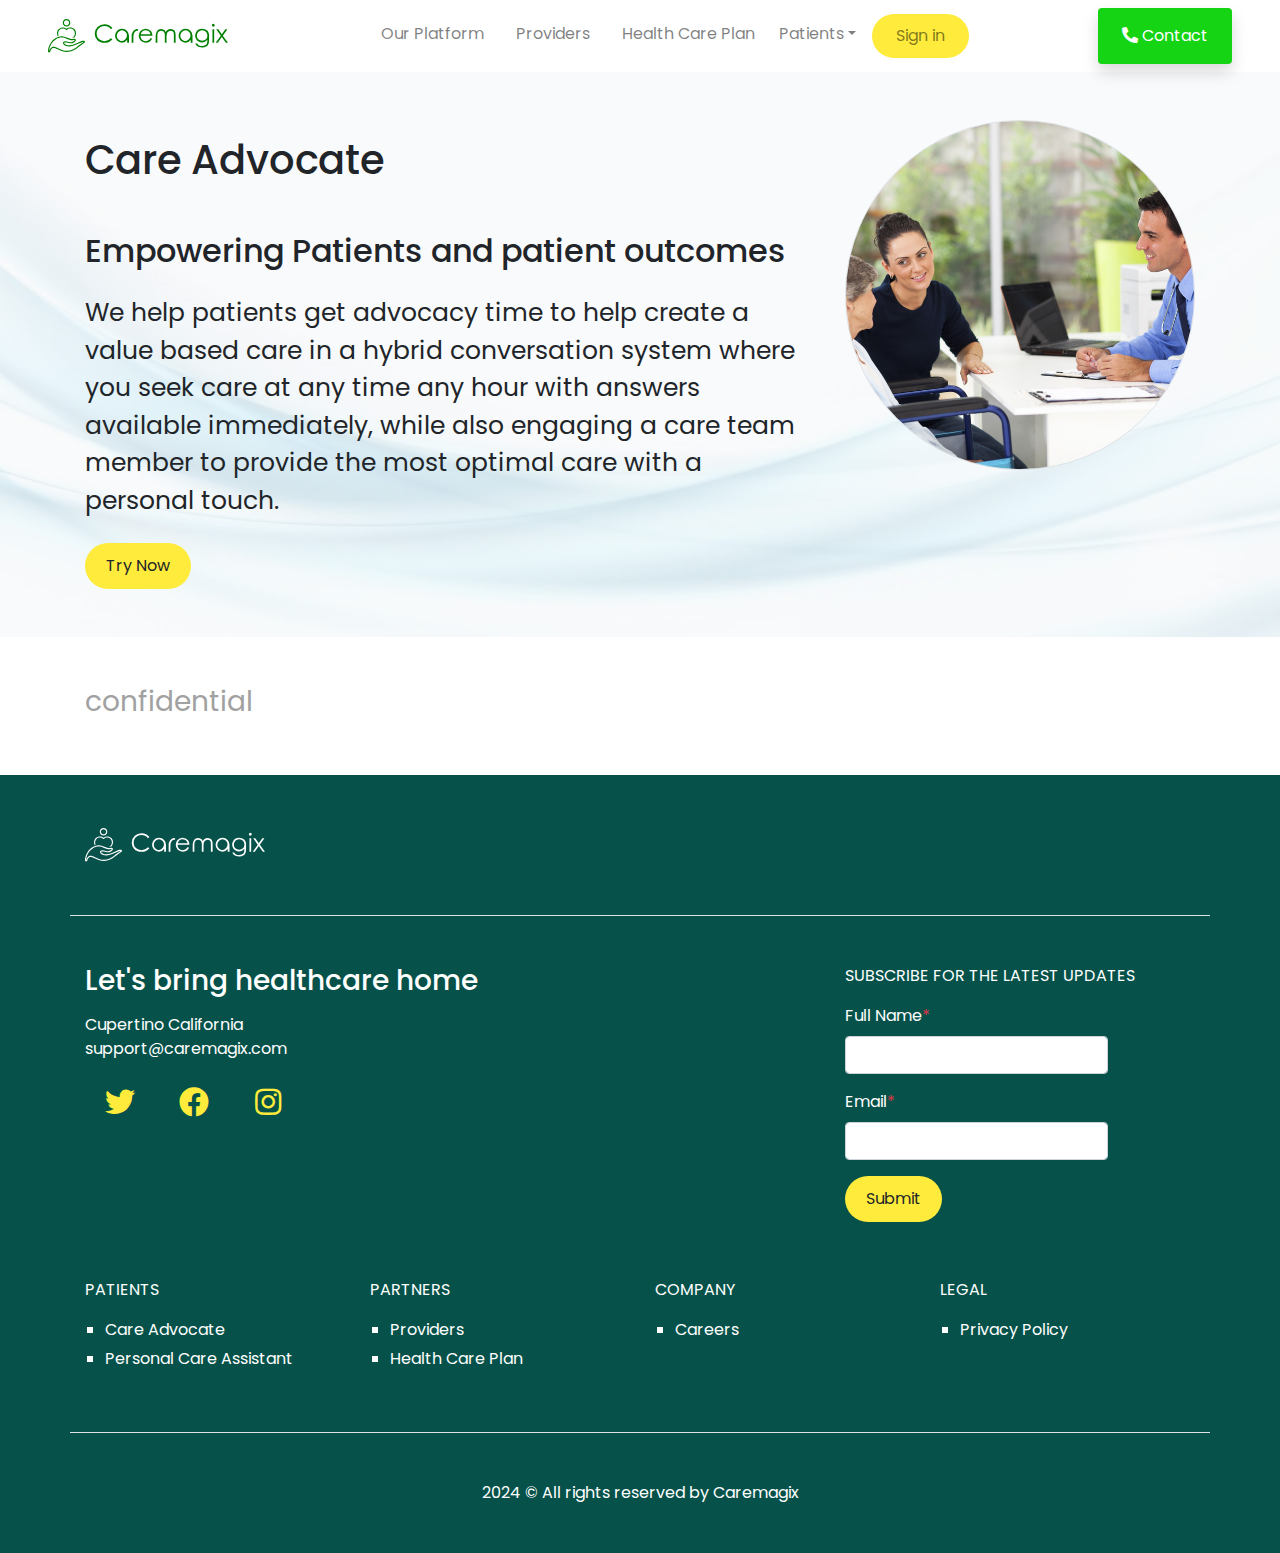
<file: care-advocate.html>
<!DOCTYPE html>
<html lang="en">

<head>
    <meta charset="UTF-8">
    <meta name="viewport"
        content="width=device-width, initial-scale=1, maximum-scale=1, minimum-scale=1, user-scalable=1">
    <title>Caremagix</title>
    <!-- Add Bootstrap CSS -->
    <link rel="stylesheet" href="https://stackpath.bootstrapcdn.com/bootstrap/4.5.2/css/bootstrap.min.css">

    <link rel="stylesheet" href="https://cdnjs.cloudflare.com/ajax/libs/font-awesome/5.15.3/css/all.min.css">
    <link rel="preconnect" href="https://fonts.googleapis.com">
    <link rel="preconnect" href="https://fonts.gstatic.com" crossorigin>
    <link
        href="https://fonts.googleapis.com/css2?family=Poppins:ital,wght@0,100;0,200;0,300;0,400;0,500;0,600;0,700;0,800;0,900;1,100;1,200;1,300;1,400;1,500;1,600;1,700;1,800;1,900&display=swap"
        rel="stylesheet">
    <link rel="stylesheet" href="css/custom.css">
</head>

<body>
    <header>
        <nav class="navbar navbar-expand-lg navbar-light px-5">
            <!-- <a class="navbar-brand" href="/">Caremagix</a> -->
            <a class="navbar-brand" href="/">
                <svg width="180" fill="green" viewBox="0 0 369.9130434782609 68.965792093766" class="looka-1j8o68f">
                    <defs id="SvgjsDefs1011"></defs>
                    <g id="SvgjsG1012" featurekey="S6ay6y-0"
                        transform="matrix(0.5944697416259555,0,0,0.5944697416259555,0.0002290399318856106,-3.5668184497557327)"
                        fill="#ffffff">
                        <title xmlns="http://www.w3.org/2000/svg">Modern Business 6 expandlines</title>
                        <path xmlns="http://www.w3.org/2000/svg"
                            d="M64,32c7.2,0,13-5.8,13-13S71.2,6,64,6c-7.2,0-13,5.8-13,13c0,0,0,0,0,0C51,26.2,56.8,32,64,32z M64,10c5,0,9,4,9,9  s-4,9-9,9s-9-4-9-9c0,0,0,0,0,0C55,14,59,10,64,10z">
                        </path>
                        <path xmlns="http://www.w3.org/2000/svg"
                            d="M36.8,63.2c-3.3-6.4-2.1-14.2,2.9-19.4c6.1-6.3,16.1-6.5,22.4-0.4c0.1,0.1,0.3,0.3,0.4,0.4c0.8,0.8,2.1,0.8,2.9,0  c6.1-6.3,16.1-6.5,22.4-0.4c0.1,0.1,0.3,0.3,0.4,0.4c6.3,6.6,6.3,16.9,0,23.5l-4.2,4.3c0.7,0,1.4-0.1,2-0.3c1.5-0.5,3.1-0.8,4.7-0.9  l0.3-0.3c7.8-8.1,7.8-21,0-29.1C83.8,33.5,72,32.9,64,39.7c-8-6.8-19.8-6.2-27.1,1.3c-6,6.2-7.6,15.5-3.9,23.4  C34.3,64,35.5,63.6,36.8,63.2z">
                        </path>
                        <path xmlns="http://www.w3.org/2000/svg"
                            d="M127.7,83.5c-1.1-2.6-6.7-2.3-7-2.3c-1.9,0.3-6,0.8-14.1,4.8C96.5,91,85.7,96,74,96.9c-6.5,0.6-14.4-1.9-17.6-6.3  c-0.7-0.8-0.8-2.2-0.5-2.5c0.8-1,5.6-1.6,15.3,0.9c13.2,3.7,20.1-2.9,20.9-3.8c2.5-2.3,5.7-5.8,4-8.7c-1.5-2.6-5.6-2.4-8.9-1.4  c-3.4,1-7.1,0.3-10.2-0.6c-3.4-0.9-6.7-2.2-10-3.4c-4.7-2-9.6-3.5-14.6-4.5c-8.5-1.6-17.1,0.2-25.6,5.2c-6.9,4-12.8,9.6-17.2,16.3  c-8.9,13.8-10,24.3-9.5,30.6c0.1,1.6,1.2,2.8,2.7,3.2c1.6,0.4,3.2-0.3,4.1-1.6c0.7-0.9,1.1-1.9,1.3-3c0-0.2,0.1-0.5,0.2-0.8  c0.9-3.8,3.3-7.1,6.6-9.2l0.3-0.1c4.4-2.4,8.5-0.7,17.3,3.4c3.7,1.8,8.4,3.9,14.1,6.1c26,8.9,44.2-2,55.6-10.9  c9.5-7.4,20.4-14.8,20.4-14.8C124.5,89.8,129.2,86.9,127.7,83.5z M120.6,87.5c-0.1,0.1-11.1,7.5-20.7,15  c-10.7,8.4-27.7,18.5-51.8,10.3c-5.5-2.1-9.9-4.1-13.8-5.9c-8.8-4.1-14.6-6.8-20.9-3.3l-0.1,0c-0.1,0-0.2,0.1-0.3,0.1  c-4.2,2.7-7.2,6.9-8.4,11.7c-0.1,0.6-0.3,1.3-0.5,1.9c-0.3-5.8,1.1-15,8.9-27.2c4-6.2,9.5-11.3,15.9-15c5.3-3.3,11.3-5.1,17.6-5.2  c1.8,0,3.6,0.2,5.3,0.5c4.8,1,9.4,2.5,13.9,4.4c3.3,1.3,6.8,2.6,10.4,3.6c3.5,1,8,1.9,12.4,0.6c1.3-0.5,2.7-0.6,4.1-0.4  c-0.2,0.5-0.9,1.7-3.2,3.8c0,0-0.1,0.1-0.1,0.1c-0.2,0.2-5.6,5.9-17,2.7c-10.5-2.7-17.1-2.6-19.5,0.5c-1.4,1.8-1.3,4.2,0.3,7.1  c0.1,0.1,4.7,8.8,21.3,8.2c12.4-1,23.6-6.1,34-11.3c7.6-3.8,11-4.2,12.9-4.5c0.8-0.1,1.7-0.2,2.5-0.1  C122.8,86,121.7,86.8,120.6,87.5L120.6,87.5z">
                        </path>
                    </g>
                    <g id="SvgjsG1013" featurekey="j5pGhi-0"
                        transform="matrix(2.560820016550997,0,0,2.560820016550997,93.224431041536,-1.0781079386497883)"
                        fill="#ffffff">
                        <path
                            d="M15.244 7.715 l-1.1523 0.85938 q-0.9375 -1.23046875 -2.260742188 -1.860351563 t-2.9053 -0.62988 q-1.73828125 0 -3.212890625 0.830078125 t-2.29 2.2314 t-0.81543 3.1592 q0 2.646484375 1.81640625 4.262695313 t4.5801 1.6162 q3.046875 0 5.087890625 -2.3828125 l1.1523 0.86914 q-1.083984375 1.376953125 -2.705078125 2.12890625 t-3.6133 0.75195 q-3.80859375 0 -6.005859375 -2.529296875 q-1.8359375 -2.138671875 -1.8359375 -4.84375 q0 -3.173828125 2.231445313 -5.3515625 t5.5811 -2.1777 q2.03125 0 3.666992188 0.8056640625 t2.6807 2.2607 z M22.968753125 8.203 q2.470703125 0 4.1015625 1.787109375 q1.50390625 1.630859375 1.50390625 3.876953125 q0.01953125 5.546875 0 5.634765625 l-1.4551 0 l0 -2.4316 q-1.142578125 2.12890625 -4.150390625 2.3828125 q-2.4609375 0 -4.018554688 -1.674804688 t-1.5576 -3.9111 q0 -2.2265625 1.474609375 -3.8671875 q1.630859375 -1.796875 4.1015625 -1.796875 z M22.968753125 9.551 q-1.708984375 0 -2.939453125 1.26953125 t-1.2305 3.0664 q0 1.162109375 0.6298828125 2.236328125 t2.1338 1.8164 q3.76953125 0.83984375 5.361328125 -3.427734375 q0.087890625 -1.3671875 -0.29296875 -2.6171875 q-0.2734375 -0.56640625 -0.751953125 -1.07421875 q-1.201171875 -1.26953125 -2.91015625 -1.26953125 z M30.722696875 14.541 l0 -1.2891 q0.15625 -0.966796875 0.44921875 -1.572265625 q0.68359375 -1.6796875 1.8359375 -2.4609375 t1.9141 -0.78125 q0.56640625 0 1.2109375 0.37109375 l-0.71289 1.1523 q-0.908203125 -0.33203125 -1.801757813 0.537109375 t-1.2354 1.8945 q-0.25390625 0.908203125 -0.25390625 3.408203125 l0 3.623 l-1.4063 0 l0 -4.8828 z M45.95715625 15.6348 l1.1523 0.61523 q-0.556640625 1.123046875 -1.30859375 1.806640625 t-1.6895 1.04 t-2.1191 0.35645 q-2.6171875 0 -4.091796875 -1.713867188 t-1.4746 -3.8721 q0 -2.041015625 1.25 -3.6328125 q1.58203125 -2.03125 4.248046875 -2.03125 q2.724609375 0 4.365234375 2.080078125 q1.162109375 1.46484375 1.171875 3.65234375 l-9.6191 0 q0.0390625 1.875 1.19140625 3.071289063 t2.8418 1.1963 q0.8203125 0 1.591796875 -0.2880859375 t1.3135 -0.75684 t1.1768 -1.5234 z M45.95715625 12.7539 q-0.2734375 -1.103515625 -0.80078125 -1.762695313 t-1.3965 -1.0645 t-1.8262 -0.40527 q-1.572265625 0 -2.705078125 1.015625 q-0.8203125 0.7421875 -1.240234375 2.216796875 l7.9688 0 z M50.00979375 15.293 l0 -1.709 q0.17578125 -2.1875 0.91796875 -3.203125 q0.615234375 -0.927734375 1.611328125 -1.474609375 q0.654296875 -0.419921875 1.865234375 -0.44921875 q0.78125 0 1.58203125 0.29296875 t1.2402 0.78125 t0.88867 1.4648 q0.244140625 -0.625 1.025390625 -1.46484375 q0.380859375 -0.322265625 0.986328125 -0.634765625 q0.41015625 -0.263671875 1.904296875 -0.439453125 q1.11328125 0 2.138671875 0.556640625 t1.4404 1.5674 t0.41504 3.0127 l0 5.8496 l-1.4063 0 l0 -5.8496 q0 -1.71875 -0.244140625 -2.36328125 t-0.83984 -1.04 t-1.4355 -0.39551 q-1.58203125 0.107421875 -2.705078125 1.533203125 q-0.439453125 0.60546875 -0.6640625 2.685546875 l0 5.4297 l-1.377 0 l0 -5.4883 q0 -1.93359375 -0.4296875 -2.631835938 t-1.0254 -1.1133 t-1.4844 -0.41504 q-0.95703125 0 -1.645507813 0.48828125 t-1.0791 1.46 t-0.3125 3.1592 l0 4.541 l-1.3672 0 l0 -4.1504 z M73.9746125 8.203 q2.470703125 0 4.1015625 1.787109375 q1.50390625 1.630859375 1.50390625 3.876953125 q0.01953125 5.546875 0 5.634765625 l-1.4551 0 l0 -2.4316 q-1.142578125 2.12890625 -4.150390625 2.3828125 q-2.4609375 0 -4.018554688 -1.674804688 t-1.5576 -3.9111 q0 -2.2265625 1.474609375 -3.8671875 q1.630859375 -1.796875 4.1015625 -1.796875 z M73.9746125 9.551 q-1.708984375 0 -2.939453125 1.26953125 t-1.2305 3.0664 q0 1.162109375 0.6298828125 2.236328125 t2.1338 1.8164 q3.76953125 0.83984375 5.361328125 -3.427734375 q0.087890625 -1.3671875 -0.29296875 -2.6171875 q-0.2734375 -0.56640625 -0.751953125 -1.07421875 q-1.201171875 -1.26953125 -2.91015625 -1.26953125 z M92.87065625 17.0117 q0 2.255859375 -0.400390625 3.30078125 q-0.537109375 1.474609375 -1.879882813 2.270507813 t-3.2178 0.7959 q-1.38671875 0 -2.48046875 -0.390625 t-1.7871 -1.0449 t-1.2695 -1.9141 l1.4941 0 q0.615234375 1.064453125 1.577148438 1.572265625 t2.3975 0.50781 q1.40625 0 2.377929688 -0.52734375 t1.3818 -1.3184 t0.41016 -2.5684 l0 -0.54688 q-0.771484375 0.986328125 -1.899414063 1.513671875 t-2.3779 0.52734 q-1.474609375 0 -2.778320313 -0.732421875 t-2.0117 -1.9775 t-0.70801 -2.7295 t0.7373 -2.7686 t2.0459 -2.0313 t2.7441 -0.74707 q1.2109375 0 2.197265625 0.37109375 q0.830078125 0.302734375 1.962890625 1.162109375 q0.95703125 0.791015625 1.50390625 3.017578125 q-0.01953125 0.29296875 -0.01953125 4.2578125 z M87.40235625 9.531 q-1.171875 0 -2.172851563 0.56640625 t-1.5723 1.5625 t-0.57129 2.1582 q0 1.767578125 1.181640625 2.919921875 t3.0566 1.1523 q1.9140625 0 3.06640625 -1.142578125 t1.1523 -3.0078 q0 -1.2109375 -0.5322265625 -2.158203125 t-1.5039 -1.499 t-2.1045 -0.55176 z M96.279278125 4.3260000000000005 q0.46875 0 0.8056640625 0.33203125 t0.33691 0.80078 t-0.33691 0.80566 t-0.80566 0.33691 t-0.80078 -0.33691 t-0.33203 -0.80566 t0.33203 -0.80078 t0.80078 -0.33203 z M95.595678125 8.73 l1.377 0 l0 10.713 l-1.377 0 l0 -10.713 z M98.613285625 8.73 l1.6504 0 l2.832 3.9746 l2.8418 -3.9746 l1.6504 0 l-3.6719 5.0879 l4.1309 5.625 l-1.6699 0 l-3.2813 -4.502 l-3.2324 4.502 l-1.6406 0 l4.0527 -5.625 z">
                        </path>
                    </g>
                </svg>
            </a>
            <button class="navbar-toggler" type="button" data-toggle="collapse" data-target="#navbarSupportedContent"
                aria-controls="navbarSupportedContent" aria-expanded="false" aria-label="Toggle navigation">
                <span class="navbar-toggler-icon"></span>
            </button>

            <div class="collapse navbar-collapse" id="navbarSupportedContent">
                <ul class="navbar-nav mx-auto">
                    <li class="nav-item">
                        <a class="nav-link mx-2" href="our-platform.html">Our Platform</a>
                    </li>
                    <li class="nav-item">
                        <a class="nav-link mx-2" href="providers.html">Providers</a>
                    </li>
                    <li class="nav-item">
                        <a class="nav-link mx-2" href="health-care-plan.html">Health Care Plan</a>
                    </li>
                    <li class="nav-item dropdown">
                        <a class="nav-link dropdown-toggle" href="patients.html" id="navbarDropdown" role="button"
                            data-toggle="dropdown" aria-haspopup="true" aria-expanded="false">Patients</a>
                        <div class="dropdown-menu" aria-labelledby="navbarDropdown">
                            <a class="dropdown-item" href="care-advocate.html">Care Advocate</a>
                            <a class="dropdown-item" href="personal-care-assistant.html">Personal Care Assistant</a>
                        </div>
                    </li>
                    <li class="nav-item">
                        <a class="nav-link mx-2 px-4 yellow-button" href="sign-in.html">Sign in</a>
                    </li>
                </ul>
                <span class="navbar-text shadow rounded contactbtn">
                    <a class="nav-link mx-2 text-white" href="#contact"><i class="fas fa-phone-alt"></i> Contact</a>
                </span>
            </div>
        </nav>
    </header>
    <main class="care-advocate mb-5">
        <div class="container-fluid care-adv-bg py-5">
            <div class="container">
                <div class="row">
                    <div class="col-12 order-1 order-sm-1 col-md-8 order-md-1">
                        <h1 class="mb-5 mt-3">Care Advocate</h1>
                        <h2 class="mb-4">Empowering Patients and patient outcomes</h2>
                        <p class="mb-4 font-caremagix">We help patients get advocacy time to help create a value based
                            care in a hybrid conversation system where you seek care at any time any hour with answers
                            available immediately, while also engaging a care team member to provide the most optimal
                            care with a personal touch.
                        </p>
                        <a href="llm.html?try-now=True" class="btn yellow-button">Try Now</a>
                    </div>
                    <div class="col-12 order-0 order-sm-0 col-md-4 order-md-2">
                        <img src="images/care-advocate1.jpg" class="w-100 mb-3 rounded-circle border" alt="" />
                    </div>
                </div>
            </div>
        </div>
        <div class="container-fluid my-5">
            <div class="container">
                <div class="row">
                    <div class="col-12 text-left">
                        <h3 class="confidential">confidential</h3>
                    </div>
                </div>
            </div>
        </div>
    </main>

    <!-- ======= Footer ======= -->
    <footer>
        <a id="contact"></a>
        <div class="container-fluid footer-bg py-5">
            <div class="container">
                <div class="row border-bottom pb-5">
                    <div class="col-6 col-md-6">
                        <a class="navbar-brand" href="/">
                            <svg width="180" viewBox="0 0 369.9130434782609 68.965792093766" class="looka-1j8o68f">
                                <defs id="SvgjsDefs1011"></defs>
                                <g featurekey="S6ay6y-0"
                                    transform="matrix(0.5944697416259555,0,0,0.5944697416259555,0.0002290399318856106,-3.5668184497557327)"
                                    fill="#ffffff">
                                    <title xmlns="http://www.w3.org/2000/svg">Modern Business 6 expandlines</title>
                                    <path xmlns="http://www.w3.org/2000/svg"
                                        d="M64,32c7.2,0,13-5.8,13-13S71.2,6,64,6c-7.2,0-13,5.8-13,13c0,0,0,0,0,0C51,26.2,56.8,32,64,32z M64,10c5,0,9,4,9,9  s-4,9-9,9s-9-4-9-9c0,0,0,0,0,0C55,14,59,10,64,10z">
                                    </path>
                                    <path xmlns="http://www.w3.org/2000/svg"
                                        d="M36.8,63.2c-3.3-6.4-2.1-14.2,2.9-19.4c6.1-6.3,16.1-6.5,22.4-0.4c0.1,0.1,0.3,0.3,0.4,0.4c0.8,0.8,2.1,0.8,2.9,0  c6.1-6.3,16.1-6.5,22.4-0.4c0.1,0.1,0.3,0.3,0.4,0.4c6.3,6.6,6.3,16.9,0,23.5l-4.2,4.3c0.7,0,1.4-0.1,2-0.3c1.5-0.5,3.1-0.8,4.7-0.9  l0.3-0.3c7.8-8.1,7.8-21,0-29.1C83.8,33.5,72,32.9,64,39.7c-8-6.8-19.8-6.2-27.1,1.3c-6,6.2-7.6,15.5-3.9,23.4  C34.3,64,35.5,63.6,36.8,63.2z">
                                    </path>
                                    <path xmlns="http://www.w3.org/2000/svg"
                                        d="M127.7,83.5c-1.1-2.6-6.7-2.3-7-2.3c-1.9,0.3-6,0.8-14.1,4.8C96.5,91,85.7,96,74,96.9c-6.5,0.6-14.4-1.9-17.6-6.3  c-0.7-0.8-0.8-2.2-0.5-2.5c0.8-1,5.6-1.6,15.3,0.9c13.2,3.7,20.1-2.9,20.9-3.8c2.5-2.3,5.7-5.8,4-8.7c-1.5-2.6-5.6-2.4-8.9-1.4  c-3.4,1-7.1,0.3-10.2-0.6c-3.4-0.9-6.7-2.2-10-3.4c-4.7-2-9.6-3.5-14.6-4.5c-8.5-1.6-17.1,0.2-25.6,5.2c-6.9,4-12.8,9.6-17.2,16.3  c-8.9,13.8-10,24.3-9.5,30.6c0.1,1.6,1.2,2.8,2.7,3.2c1.6,0.4,3.2-0.3,4.1-1.6c0.7-0.9,1.1-1.9,1.3-3c0-0.2,0.1-0.5,0.2-0.8  c0.9-3.8,3.3-7.1,6.6-9.2l0.3-0.1c4.4-2.4,8.5-0.7,17.3,3.4c3.7,1.8,8.4,3.9,14.1,6.1c26,8.9,44.2-2,55.6-10.9  c9.5-7.4,20.4-14.8,20.4-14.8C124.5,89.8,129.2,86.9,127.7,83.5z M120.6,87.5c-0.1,0.1-11.1,7.5-20.7,15  c-10.7,8.4-27.7,18.5-51.8,10.3c-5.5-2.1-9.9-4.1-13.8-5.9c-8.8-4.1-14.6-6.8-20.9-3.3l-0.1,0c-0.1,0-0.2,0.1-0.3,0.1  c-4.2,2.7-7.2,6.9-8.4,11.7c-0.1,0.6-0.3,1.3-0.5,1.9c-0.3-5.8,1.1-15,8.9-27.2c4-6.2,9.5-11.3,15.9-15c5.3-3.3,11.3-5.1,17.6-5.2  c1.8,0,3.6,0.2,5.3,0.5c4.8,1,9.4,2.5,13.9,4.4c3.3,1.3,6.8,2.6,10.4,3.6c3.5,1,8,1.9,12.4,0.6c1.3-0.5,2.7-0.6,4.1-0.4  c-0.2,0.5-0.9,1.7-3.2,3.8c0,0-0.1,0.1-0.1,0.1c-0.2,0.2-5.6,5.9-17,2.7c-10.5-2.7-17.1-2.6-19.5,0.5c-1.4,1.8-1.3,4.2,0.3,7.1  c0.1,0.1,4.7,8.8,21.3,8.2c12.4-1,23.6-6.1,34-11.3c7.6-3.8,11-4.2,12.9-4.5c0.8-0.1,1.7-0.2,2.5-0.1  C122.8,86,121.7,86.8,120.6,87.5L120.6,87.5z">
                                    </path>
                                </g>
                                <g featurekey="j5pGhi-0"
                                    transform="matrix(2.560820016550997,0,0,2.560820016550997,93.224431041536,-1.0781079386497883)"
                                    fill="#ffffff">
                                    <path
                                        d="M15.244 7.715 l-1.1523 0.85938 q-0.9375 -1.23046875 -2.260742188 -1.860351563 t-2.9053 -0.62988 q-1.73828125 0 -3.212890625 0.830078125 t-2.29 2.2314 t-0.81543 3.1592 q0 2.646484375 1.81640625 4.262695313 t4.5801 1.6162 q3.046875 0 5.087890625 -2.3828125 l1.1523 0.86914 q-1.083984375 1.376953125 -2.705078125 2.12890625 t-3.6133 0.75195 q-3.80859375 0 -6.005859375 -2.529296875 q-1.8359375 -2.138671875 -1.8359375 -4.84375 q0 -3.173828125 2.231445313 -5.3515625 t5.5811 -2.1777 q2.03125 0 3.666992188 0.8056640625 t2.6807 2.2607 z M22.968753125 8.203 q2.470703125 0 4.1015625 1.787109375 q1.50390625 1.630859375 1.50390625 3.876953125 q0.01953125 5.546875 0 5.634765625 l-1.4551 0 l0 -2.4316 q-1.142578125 2.12890625 -4.150390625 2.3828125 q-2.4609375 0 -4.018554688 -1.674804688 t-1.5576 -3.9111 q0 -2.2265625 1.474609375 -3.8671875 q1.630859375 -1.796875 4.1015625 -1.796875 z M22.968753125 9.551 q-1.708984375 0 -2.939453125 1.26953125 t-1.2305 3.0664 q0 1.162109375 0.6298828125 2.236328125 t2.1338 1.8164 q3.76953125 0.83984375 5.361328125 -3.427734375 q0.087890625 -1.3671875 -0.29296875 -2.6171875 q-0.2734375 -0.56640625 -0.751953125 -1.07421875 q-1.201171875 -1.26953125 -2.91015625 -1.26953125 z M30.722696875 14.541 l0 -1.2891 q0.15625 -0.966796875 0.44921875 -1.572265625 q0.68359375 -1.6796875 1.8359375 -2.4609375 t1.9141 -0.78125 q0.56640625 0 1.2109375 0.37109375 l-0.71289 1.1523 q-0.908203125 -0.33203125 -1.801757813 0.537109375 t-1.2354 1.8945 q-0.25390625 0.908203125 -0.25390625 3.408203125 l0 3.623 l-1.4063 0 l0 -4.8828 z M45.95715625 15.6348 l1.1523 0.61523 q-0.556640625 1.123046875 -1.30859375 1.806640625 t-1.6895 1.04 t-2.1191 0.35645 q-2.6171875 0 -4.091796875 -1.713867188 t-1.4746 -3.8721 q0 -2.041015625 1.25 -3.6328125 q1.58203125 -2.03125 4.248046875 -2.03125 q2.724609375 0 4.365234375 2.080078125 q1.162109375 1.46484375 1.171875 3.65234375 l-9.6191 0 q0.0390625 1.875 1.19140625 3.071289063 t2.8418 1.1963 q0.8203125 0 1.591796875 -0.2880859375 t1.3135 -0.75684 t1.1768 -1.5234 z M45.95715625 12.7539 q-0.2734375 -1.103515625 -0.80078125 -1.762695313 t-1.3965 -1.0645 t-1.8262 -0.40527 q-1.572265625 0 -2.705078125 1.015625 q-0.8203125 0.7421875 -1.240234375 2.216796875 l7.9688 0 z M50.00979375 15.293 l0 -1.709 q0.17578125 -2.1875 0.91796875 -3.203125 q0.615234375 -0.927734375 1.611328125 -1.474609375 q0.654296875 -0.419921875 1.865234375 -0.44921875 q0.78125 0 1.58203125 0.29296875 t1.2402 0.78125 t0.88867 1.4648 q0.244140625 -0.625 1.025390625 -1.46484375 q0.380859375 -0.322265625 0.986328125 -0.634765625 q0.41015625 -0.263671875 1.904296875 -0.439453125 q1.11328125 0 2.138671875 0.556640625 t1.4404 1.5674 t0.41504 3.0127 l0 5.8496 l-1.4063 0 l0 -5.8496 q0 -1.71875 -0.244140625 -2.36328125 t-0.83984 -1.04 t-1.4355 -0.39551 q-1.58203125 0.107421875 -2.705078125 1.533203125 q-0.439453125 0.60546875 -0.6640625 2.685546875 l0 5.4297 l-1.377 0 l0 -5.4883 q0 -1.93359375 -0.4296875 -2.631835938 t-1.0254 -1.1133 t-1.4844 -0.41504 q-0.95703125 0 -1.645507813 0.48828125 t-1.0791 1.46 t-0.3125 3.1592 l0 4.541 l-1.3672 0 l0 -4.1504 z M73.9746125 8.203 q2.470703125 0 4.1015625 1.787109375 q1.50390625 1.630859375 1.50390625 3.876953125 q0.01953125 5.546875 0 5.634765625 l-1.4551 0 l0 -2.4316 q-1.142578125 2.12890625 -4.150390625 2.3828125 q-2.4609375 0 -4.018554688 -1.674804688 t-1.5576 -3.9111 q0 -2.2265625 1.474609375 -3.8671875 q1.630859375 -1.796875 4.1015625 -1.796875 z M73.9746125 9.551 q-1.708984375 0 -2.939453125 1.26953125 t-1.2305 3.0664 q0 1.162109375 0.6298828125 2.236328125 t2.1338 1.8164 q3.76953125 0.83984375 5.361328125 -3.427734375 q0.087890625 -1.3671875 -0.29296875 -2.6171875 q-0.2734375 -0.56640625 -0.751953125 -1.07421875 q-1.201171875 -1.26953125 -2.91015625 -1.26953125 z M92.87065625 17.0117 q0 2.255859375 -0.400390625 3.30078125 q-0.537109375 1.474609375 -1.879882813 2.270507813 t-3.2178 0.7959 q-1.38671875 0 -2.48046875 -0.390625 t-1.7871 -1.0449 t-1.2695 -1.9141 l1.4941 0 q0.615234375 1.064453125 1.577148438 1.572265625 t2.3975 0.50781 q1.40625 0 2.377929688 -0.52734375 t1.3818 -1.3184 t0.41016 -2.5684 l0 -0.54688 q-0.771484375 0.986328125 -1.899414063 1.513671875 t-2.3779 0.52734 q-1.474609375 0 -2.778320313 -0.732421875 t-2.0117 -1.9775 t-0.70801 -2.7295 t0.7373 -2.7686 t2.0459 -2.0313 t2.7441 -0.74707 q1.2109375 0 2.197265625 0.37109375 q0.830078125 0.302734375 1.962890625 1.162109375 q0.95703125 0.791015625 1.50390625 3.017578125 q-0.01953125 0.29296875 -0.01953125 4.2578125 z M87.40235625 9.531 q-1.171875 0 -2.172851563 0.56640625 t-1.5723 1.5625 t-0.57129 2.1582 q0 1.767578125 1.181640625 2.919921875 t3.0566 1.1523 q1.9140625 0 3.06640625 -1.142578125 t1.1523 -3.0078 q0 -1.2109375 -0.5322265625 -2.158203125 t-1.5039 -1.499 t-2.1045 -0.55176 z M96.279278125 4.3260000000000005 q0.46875 0 0.8056640625 0.33203125 t0.33691 0.80078 t-0.33691 0.80566 t-0.80566 0.33691 t-0.80078 -0.33691 t-0.33203 -0.80566 t0.33203 -0.80078 t0.80078 -0.33203 z M95.595678125 8.73 l1.377 0 l0 10.713 l-1.377 0 l0 -10.713 z M98.613285625 8.73 l1.6504 0 l2.832 3.9746 l2.8418 -3.9746 l1.6504 0 l-3.6719 5.0879 l4.1309 5.625 l-1.6699 0 l-3.2813 -4.502 l-3.2324 4.502 l-1.6406 0 l4.0527 -5.625 z">
                                    </path>
                                </g>
                            </svg> </a>
                    </div>
                    <div class="col-6 col-md-6">
                    </div>
                </div>
                <div class="row py-5">
                    <div class="col-12 col-md-8">
                        <h3 class="text-white mb-3">Let's bring healthcare home</h3>
                        <address class="text-white">
                            Cupertino California<br />
                            <a href="mailto:support@caremagix.com" class="text-white">support@caremagix.com</a>
                        </address>
                        <ul class="social">
                            <li><a href="#"><i class="fab fa-twitter"></i></a></li>
                            <li><a href="#"><i class="fab fa-facebook"></i></a></li>
                            <li><a href="#"><i class="fab fa-instagram"></i></a></li>
                        </ul>
                    </div>
                    <div class="col-12 col-md-4">
                        <span class="mb-3 d-block text-uppercase text-white">SUBSCRIBE FOR THE LATEST UPDATES</span>
                        <form action="https://getform.io/f/qaloldeb" class="mr-auto w-75" method="post" id="suscribeForm">
                            <div class="form-group">
                                <label for="fullname" class="text-white">Full Name<span
                                        class="text-danger">*</span></label>
                                <input type="text" class="form-control" id="fullname" name="fullname" required>
                            </div>
                            <div class="form-group">
                                <label for="email" class="text-white">Email<span class="text-danger">*</span></label>
                                <input type="email" class="form-control" id="email" name="email" required>
                            </div>
                            <!-- add hidden Honeypot input to prevent spams -->
                            <input type="hidden" name="_gotcha" style="display:none !important">
                            <button type="submit" class="btn yellow-button">Submit</button>
                        </form>
                    </div>
                </div>
                <div class="row py-2">
                    <div class="col-12 col-md-3">
                        <span class="mb-3 d-block text-uppercase text-white">Patients</span>
                        <ul class="footer-list">
                            <li><a href="care-advocate.html">Care Advocate</a></li>
                            <li><a href="personal-care-assistant.html">Personal Care Assistant</a></li>
                        </ul>
                    </div>
                    <div class="col-12 col-md-3">
                        <span class="mb-3 d-block text-uppercase text-white">PARTNERS</span>
                        <ul class="footer-list">
                            <li><a href="providers.html">Providers</a></li>
                            <li><a href="health-care-plan.html">Health Care Plan</a></li>
                        </ul>
                    </div>
                    <div class="col-12 col-md-3">
                        <span class="mb-3 d-block text-uppercase text-white">Company</span>
                        <ul class="footer-list">
                            <li><a href="careers.html">Careers</a></li>
                        </ul>
                    </div>
                    <div class="col-12 col-md-3">
                        <span class="mb-3 d-block text-uppercase text-white">Legal</span>
                        <ul class="footer-list">
                            <li><a href="privacy-policy.html">Privacy Policy</a></li>
                        </ul>
                    </div>
                </div>
                <div class="row border-top mt-5 pt-5">
                    <div class="col-12 col-md-12 text-center text-white">
                        2024 © All rights reserved by Caremagix
                    </div>
                </div>
            </div>
        </div>

    </footer><!-- End Footer -->


    <!-- Add Bootstrap and jQuery JS -->
    <script src="https://code.jquery.com/jquery-3.5.1.min.js"></script>
    <script src="https://cdn.jsdelivr.net/npm/@popperjs/core@2.9.3/dist/umd/popper.min.js"></script>
    <script src="https://stackpath.bootstrapcdn.com/bootstrap/4.5.2/js/bootstrap.min.js"></script>
    <script src="js/custom.js"></script>
</body>

</html>
</file>
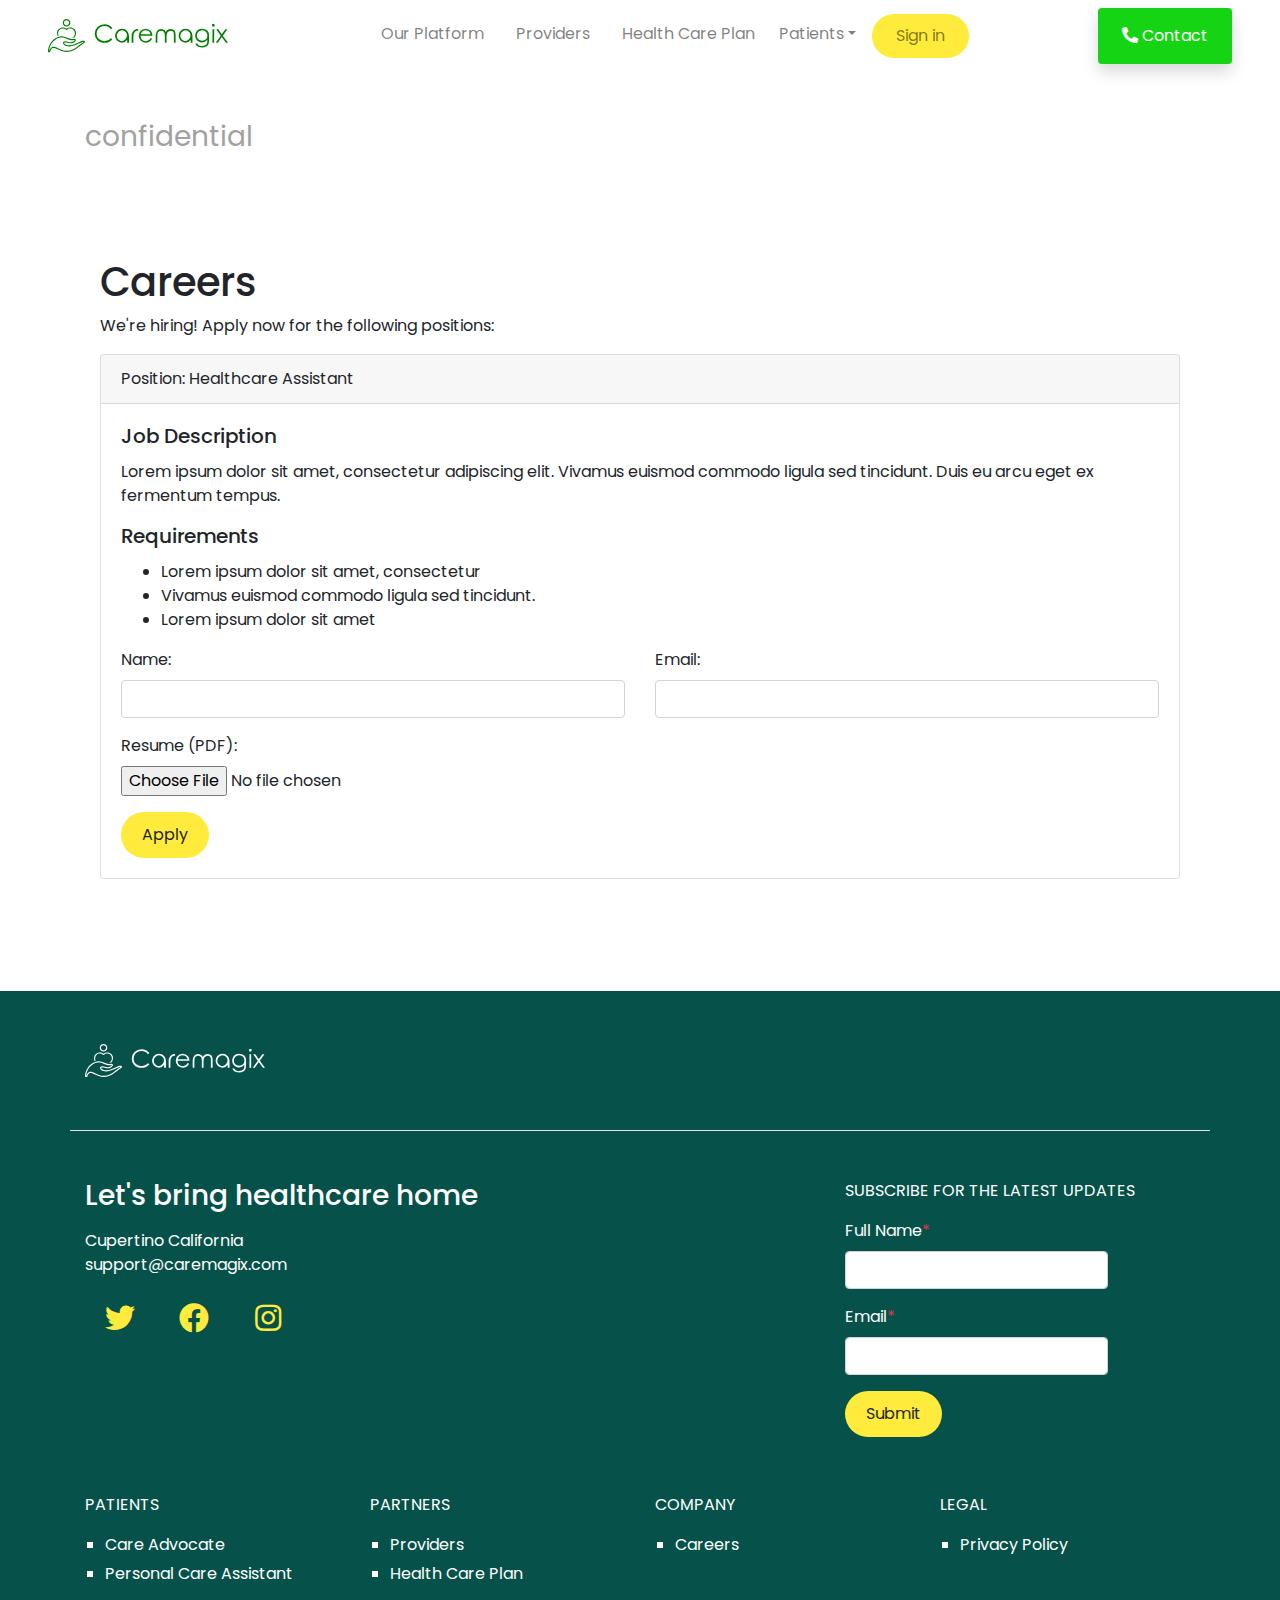
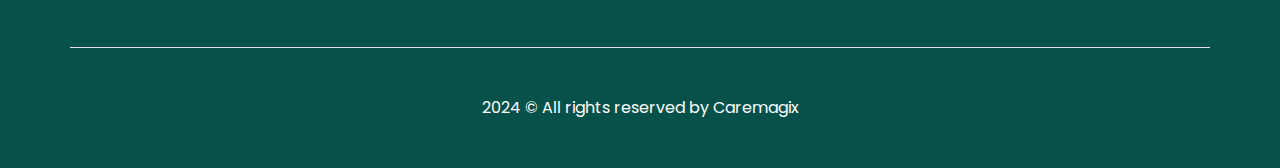
<file: careers.html>
<!DOCTYPE html>
<html lang="en">

<head>
    <meta charset="UTF-8">
    <meta name="viewport"
        content="width=device-width, initial-scale=1, maximum-scale=1, minimum-scale=1, user-scalable=1">
    <title>Caremagix</title>
    <!-- Add Bootstrap CSS -->
    <link rel="stylesheet" href="https://stackpath.bootstrapcdn.com/bootstrap/4.5.2/css/bootstrap.min.css">

    <link rel="stylesheet" href="https://cdnjs.cloudflare.com/ajax/libs/font-awesome/5.15.3/css/all.min.css">
    <link rel="preconnect" href="https://fonts.googleapis.com">
    <link rel="preconnect" href="https://fonts.gstatic.com" crossorigin>
    <link
        href="https://fonts.googleapis.com/css2?family=Poppins:ital,wght@0,100;0,200;0,300;0,400;0,500;0,600;0,700;0,800;0,900;1,100;1,200;1,300;1,400;1,500;1,600;1,700;1,800;1,900&display=swap"
        rel="stylesheet">
    <link rel="stylesheet" href="css/custom.css">
</head>

<body>
    <header>
        <nav class="navbar navbar-expand-lg navbar-light px-5">
            <!-- <a class="navbar-brand" href="/">Caremagix</a> -->
            <a class="navbar-brand" href="/">
                <svg width="180" fill="green" viewBox="0 0 369.9130434782609 68.965792093766" class="looka-1j8o68f">
                    <defs id="SvgjsDefs1011"></defs>
                    <g id="SvgjsG1012" featurekey="S6ay6y-0"
                        transform="matrix(0.5944697416259555,0,0,0.5944697416259555,0.0002290399318856106,-3.5668184497557327)"
                        fill="#ffffff">
                        <title xmlns="http://www.w3.org/2000/svg">Modern Business 6 expandlines</title>
                        <path xmlns="http://www.w3.org/2000/svg"
                            d="M64,32c7.2,0,13-5.8,13-13S71.2,6,64,6c-7.2,0-13,5.8-13,13c0,0,0,0,0,0C51,26.2,56.8,32,64,32z M64,10c5,0,9,4,9,9  s-4,9-9,9s-9-4-9-9c0,0,0,0,0,0C55,14,59,10,64,10z">
                        </path>
                        <path xmlns="http://www.w3.org/2000/svg"
                            d="M36.8,63.2c-3.3-6.4-2.1-14.2,2.9-19.4c6.1-6.3,16.1-6.5,22.4-0.4c0.1,0.1,0.3,0.3,0.4,0.4c0.8,0.8,2.1,0.8,2.9,0  c6.1-6.3,16.1-6.5,22.4-0.4c0.1,0.1,0.3,0.3,0.4,0.4c6.3,6.6,6.3,16.9,0,23.5l-4.2,4.3c0.7,0,1.4-0.1,2-0.3c1.5-0.5,3.1-0.8,4.7-0.9  l0.3-0.3c7.8-8.1,7.8-21,0-29.1C83.8,33.5,72,32.9,64,39.7c-8-6.8-19.8-6.2-27.1,1.3c-6,6.2-7.6,15.5-3.9,23.4  C34.3,64,35.5,63.6,36.8,63.2z">
                        </path>
                        <path xmlns="http://www.w3.org/2000/svg"
                            d="M127.7,83.5c-1.1-2.6-6.7-2.3-7-2.3c-1.9,0.3-6,0.8-14.1,4.8C96.5,91,85.7,96,74,96.9c-6.5,0.6-14.4-1.9-17.6-6.3  c-0.7-0.8-0.8-2.2-0.5-2.5c0.8-1,5.6-1.6,15.3,0.9c13.2,3.7,20.1-2.9,20.9-3.8c2.5-2.3,5.7-5.8,4-8.7c-1.5-2.6-5.6-2.4-8.9-1.4  c-3.4,1-7.1,0.3-10.2-0.6c-3.4-0.9-6.7-2.2-10-3.4c-4.7-2-9.6-3.5-14.6-4.5c-8.5-1.6-17.1,0.2-25.6,5.2c-6.9,4-12.8,9.6-17.2,16.3  c-8.9,13.8-10,24.3-9.5,30.6c0.1,1.6,1.2,2.8,2.7,3.2c1.6,0.4,3.2-0.3,4.1-1.6c0.7-0.9,1.1-1.9,1.3-3c0-0.2,0.1-0.5,0.2-0.8  c0.9-3.8,3.3-7.1,6.6-9.2l0.3-0.1c4.4-2.4,8.5-0.7,17.3,3.4c3.7,1.8,8.4,3.9,14.1,6.1c26,8.9,44.2-2,55.6-10.9  c9.5-7.4,20.4-14.8,20.4-14.8C124.5,89.8,129.2,86.9,127.7,83.5z M120.6,87.5c-0.1,0.1-11.1,7.5-20.7,15  c-10.7,8.4-27.7,18.5-51.8,10.3c-5.5-2.1-9.9-4.1-13.8-5.9c-8.8-4.1-14.6-6.8-20.9-3.3l-0.1,0c-0.1,0-0.2,0.1-0.3,0.1  c-4.2,2.7-7.2,6.9-8.4,11.7c-0.1,0.6-0.3,1.3-0.5,1.9c-0.3-5.8,1.1-15,8.9-27.2c4-6.2,9.5-11.3,15.9-15c5.3-3.3,11.3-5.1,17.6-5.2  c1.8,0,3.6,0.2,5.3,0.5c4.8,1,9.4,2.5,13.9,4.4c3.3,1.3,6.8,2.6,10.4,3.6c3.5,1,8,1.9,12.4,0.6c1.3-0.5,2.7-0.6,4.1-0.4  c-0.2,0.5-0.9,1.7-3.2,3.8c0,0-0.1,0.1-0.1,0.1c-0.2,0.2-5.6,5.9-17,2.7c-10.5-2.7-17.1-2.6-19.5,0.5c-1.4,1.8-1.3,4.2,0.3,7.1  c0.1,0.1,4.7,8.8,21.3,8.2c12.4-1,23.6-6.1,34-11.3c7.6-3.8,11-4.2,12.9-4.5c0.8-0.1,1.7-0.2,2.5-0.1  C122.8,86,121.7,86.8,120.6,87.5L120.6,87.5z">
                        </path>
                    </g>
                    <g id="SvgjsG1013" featurekey="j5pGhi-0"
                        transform="matrix(2.560820016550997,0,0,2.560820016550997,93.224431041536,-1.0781079386497883)"
                        fill="#ffffff">
                        <path
                            d="M15.244 7.715 l-1.1523 0.85938 q-0.9375 -1.23046875 -2.260742188 -1.860351563 t-2.9053 -0.62988 q-1.73828125 0 -3.212890625 0.830078125 t-2.29 2.2314 t-0.81543 3.1592 q0 2.646484375 1.81640625 4.262695313 t4.5801 1.6162 q3.046875 0 5.087890625 -2.3828125 l1.1523 0.86914 q-1.083984375 1.376953125 -2.705078125 2.12890625 t-3.6133 0.75195 q-3.80859375 0 -6.005859375 -2.529296875 q-1.8359375 -2.138671875 -1.8359375 -4.84375 q0 -3.173828125 2.231445313 -5.3515625 t5.5811 -2.1777 q2.03125 0 3.666992188 0.8056640625 t2.6807 2.2607 z M22.968753125 8.203 q2.470703125 0 4.1015625 1.787109375 q1.50390625 1.630859375 1.50390625 3.876953125 q0.01953125 5.546875 0 5.634765625 l-1.4551 0 l0 -2.4316 q-1.142578125 2.12890625 -4.150390625 2.3828125 q-2.4609375 0 -4.018554688 -1.674804688 t-1.5576 -3.9111 q0 -2.2265625 1.474609375 -3.8671875 q1.630859375 -1.796875 4.1015625 -1.796875 z M22.968753125 9.551 q-1.708984375 0 -2.939453125 1.26953125 t-1.2305 3.0664 q0 1.162109375 0.6298828125 2.236328125 t2.1338 1.8164 q3.76953125 0.83984375 5.361328125 -3.427734375 q0.087890625 -1.3671875 -0.29296875 -2.6171875 q-0.2734375 -0.56640625 -0.751953125 -1.07421875 q-1.201171875 -1.26953125 -2.91015625 -1.26953125 z M30.722696875 14.541 l0 -1.2891 q0.15625 -0.966796875 0.44921875 -1.572265625 q0.68359375 -1.6796875 1.8359375 -2.4609375 t1.9141 -0.78125 q0.56640625 0 1.2109375 0.37109375 l-0.71289 1.1523 q-0.908203125 -0.33203125 -1.801757813 0.537109375 t-1.2354 1.8945 q-0.25390625 0.908203125 -0.25390625 3.408203125 l0 3.623 l-1.4063 0 l0 -4.8828 z M45.95715625 15.6348 l1.1523 0.61523 q-0.556640625 1.123046875 -1.30859375 1.806640625 t-1.6895 1.04 t-2.1191 0.35645 q-2.6171875 0 -4.091796875 -1.713867188 t-1.4746 -3.8721 q0 -2.041015625 1.25 -3.6328125 q1.58203125 -2.03125 4.248046875 -2.03125 q2.724609375 0 4.365234375 2.080078125 q1.162109375 1.46484375 1.171875 3.65234375 l-9.6191 0 q0.0390625 1.875 1.19140625 3.071289063 t2.8418 1.1963 q0.8203125 0 1.591796875 -0.2880859375 t1.3135 -0.75684 t1.1768 -1.5234 z M45.95715625 12.7539 q-0.2734375 -1.103515625 -0.80078125 -1.762695313 t-1.3965 -1.0645 t-1.8262 -0.40527 q-1.572265625 0 -2.705078125 1.015625 q-0.8203125 0.7421875 -1.240234375 2.216796875 l7.9688 0 z M50.00979375 15.293 l0 -1.709 q0.17578125 -2.1875 0.91796875 -3.203125 q0.615234375 -0.927734375 1.611328125 -1.474609375 q0.654296875 -0.419921875 1.865234375 -0.44921875 q0.78125 0 1.58203125 0.29296875 t1.2402 0.78125 t0.88867 1.4648 q0.244140625 -0.625 1.025390625 -1.46484375 q0.380859375 -0.322265625 0.986328125 -0.634765625 q0.41015625 -0.263671875 1.904296875 -0.439453125 q1.11328125 0 2.138671875 0.556640625 t1.4404 1.5674 t0.41504 3.0127 l0 5.8496 l-1.4063 0 l0 -5.8496 q0 -1.71875 -0.244140625 -2.36328125 t-0.83984 -1.04 t-1.4355 -0.39551 q-1.58203125 0.107421875 -2.705078125 1.533203125 q-0.439453125 0.60546875 -0.6640625 2.685546875 l0 5.4297 l-1.377 0 l0 -5.4883 q0 -1.93359375 -0.4296875 -2.631835938 t-1.0254 -1.1133 t-1.4844 -0.41504 q-0.95703125 0 -1.645507813 0.48828125 t-1.0791 1.46 t-0.3125 3.1592 l0 4.541 l-1.3672 0 l0 -4.1504 z M73.9746125 8.203 q2.470703125 0 4.1015625 1.787109375 q1.50390625 1.630859375 1.50390625 3.876953125 q0.01953125 5.546875 0 5.634765625 l-1.4551 0 l0 -2.4316 q-1.142578125 2.12890625 -4.150390625 2.3828125 q-2.4609375 0 -4.018554688 -1.674804688 t-1.5576 -3.9111 q0 -2.2265625 1.474609375 -3.8671875 q1.630859375 -1.796875 4.1015625 -1.796875 z M73.9746125 9.551 q-1.708984375 0 -2.939453125 1.26953125 t-1.2305 3.0664 q0 1.162109375 0.6298828125 2.236328125 t2.1338 1.8164 q3.76953125 0.83984375 5.361328125 -3.427734375 q0.087890625 -1.3671875 -0.29296875 -2.6171875 q-0.2734375 -0.56640625 -0.751953125 -1.07421875 q-1.201171875 -1.26953125 -2.91015625 -1.26953125 z M92.87065625 17.0117 q0 2.255859375 -0.400390625 3.30078125 q-0.537109375 1.474609375 -1.879882813 2.270507813 t-3.2178 0.7959 q-1.38671875 0 -2.48046875 -0.390625 t-1.7871 -1.0449 t-1.2695 -1.9141 l1.4941 0 q0.615234375 1.064453125 1.577148438 1.572265625 t2.3975 0.50781 q1.40625 0 2.377929688 -0.52734375 t1.3818 -1.3184 t0.41016 -2.5684 l0 -0.54688 q-0.771484375 0.986328125 -1.899414063 1.513671875 t-2.3779 0.52734 q-1.474609375 0 -2.778320313 -0.732421875 t-2.0117 -1.9775 t-0.70801 -2.7295 t0.7373 -2.7686 t2.0459 -2.0313 t2.7441 -0.74707 q1.2109375 0 2.197265625 0.37109375 q0.830078125 0.302734375 1.962890625 1.162109375 q0.95703125 0.791015625 1.50390625 3.017578125 q-0.01953125 0.29296875 -0.01953125 4.2578125 z M87.40235625 9.531 q-1.171875 0 -2.172851563 0.56640625 t-1.5723 1.5625 t-0.57129 2.1582 q0 1.767578125 1.181640625 2.919921875 t3.0566 1.1523 q1.9140625 0 3.06640625 -1.142578125 t1.1523 -3.0078 q0 -1.2109375 -0.5322265625 -2.158203125 t-1.5039 -1.499 t-2.1045 -0.55176 z M96.279278125 4.3260000000000005 q0.46875 0 0.8056640625 0.33203125 t0.33691 0.80078 t-0.33691 0.80566 t-0.80566 0.33691 t-0.80078 -0.33691 t-0.33203 -0.80566 t0.33203 -0.80078 t0.80078 -0.33203 z M95.595678125 8.73 l1.377 0 l0 10.713 l-1.377 0 l0 -10.713 z M98.613285625 8.73 l1.6504 0 l2.832 3.9746 l2.8418 -3.9746 l1.6504 0 l-3.6719 5.0879 l4.1309 5.625 l-1.6699 0 l-3.2813 -4.502 l-3.2324 4.502 l-1.6406 0 l4.0527 -5.625 z">
                        </path>
                    </g>
                </svg> </a>
            <button class="navbar-toggler" type="button" data-toggle="collapse" data-target="#navbarSupportedContent"
                aria-controls="navbarSupportedContent" aria-expanded="false" aria-label="Toggle navigation">
                <span class="navbar-toggler-icon"></span>
            </button>

            <div class="collapse navbar-collapse" id="navbarSupportedContent">
                <ul class="navbar-nav mx-auto">
                    <li class="nav-item">
                        <a class="nav-link mx-2" href="our-platform.html">Our Platform</a>
                    </li>
                    <li class="nav-item">
                        <a class="nav-link mx-2" href="providers.html">Providers</a>
                    </li>
                    <li class="nav-item">
                        <a class="nav-link mx-2" href="health-care-plan.html">Health Care Plan</a>
                    </li>
                    <li class="nav-item dropdown">
                        <a class="nav-link dropdown-toggle" href="patients.html" id="navbarDropdown" role="button"
                            data-toggle="dropdown" aria-haspopup="true" aria-expanded="false">Patients</a>
                        <div class="dropdown-menu" aria-labelledby="navbarDropdown">
                            <a class="dropdown-item" href="care-advocate.html">Care Advocate</a>
                            <a class="dropdown-item" href="personal-care-assistant.html">Personal Care Assistant</a>
                        </div>
                    </li>
                    <li class="nav-item">
                        <a class="nav-link mx-2 px-4 yellow-button" href="sign-in.html">Sign in</a>
                    </li>
                </ul>
                <span class="navbar-text shadow rounded contactbtn">
                    <a class="nav-link mx-2 text-white" href="#contact"><i class="fas fa-phone-alt"></i> Contact</a>
                </span>
            </div>
        </nav>
    </header>
    <main class="care-advocate mb-5">
        <div class="container-fluid my-5">
            <div class="container">
                <div class="row">
                    <div class="col-12 text-left">
                        <h3 class="confidential">confidential</h3>
                    </div>
                </div>
            </div>
        </div>
        <section>
            <div class="container mb-5">
                <div class="row">
                    <div class="col-12 col-md-12 mb-5">
                        <div class="container mt-5">
                            <h1>Careers</h1>
                            <p>We're hiring! Apply now for the following positions:</p>

                            <div class="card mb-3">
                                <div class="card-header">
                                    Position: Healthcare Assistant
                                </div>
                                <div class="card-body">
                                    <h5 class="card-title">Job Description</h5>
                                    <p class="card-text">Lorem ipsum dolor sit amet, consectetur adipiscing elit.
                                        Vivamus euismod commodo ligula sed tincidunt. Duis eu arcu eget ex fermentum
                                        tempus.</p>
                                    <h5 class="card-title">Requirements</h5>
                                    <ul>
                                        <li>Lorem ipsum dolor sit amet, consectetur</li>
                                        <li>Vivamus euismod commodo ligula sed tincidunt.</li>
                                        <li>Lorem ipsum dolor sit amet</li>
                                    </ul>
                                    <!-- Apply form -->
                                    <form method="post">
                                        <div class="row">
                                            <div class="col-12 col-md-6">
                                                <div class="form-group">
                                                    <label for="name">Name:</label>
                                                    <input type="text" class="form-control" id="name" name="name"
                                                        required>
                                                </div>
                                            </div>
                                            <div class="col-12 col-md-6">
                                                <div class="form-group">
                                                    <label for="email">Email:</label>
                                                    <input type="email" class="form-control" id="email" name="email"
                                                        required>
                                                </div>
                                            </div>
                                        </div>
                                        <div class="form-group">
                                            <label for="resume">Resume (PDF):</label>
                                            <input type="file" class="form-control-file" id="resume" name="resume"
                                                accept=".pdf" required>
                                        </div>
                                        <button type="submit" class="btn yellow-button">Apply</button>
                                    </form>
                                </div>
                            </div>

                            <!-- Add more job listings as needed -->

                        </div>
                    </div>
                </div>
            </div>
        </section>
    </main>

    <!-- ======= Footer ======= -->
    <footer>
        <a id="contact"></a>
        <div class="container-fluid footer-bg py-5">
            <div class="container">
                <div class="row border-bottom pb-5">
                    <div class="col-6 col-md-6">
                        <a class="navbar-brand" href="/">
                            <svg width="180" viewBox="0 0 369.9130434782609 68.965792093766" class="looka-1j8o68f">
                                <defs id="SvgjsDefs1011"></defs>
                                <g featurekey="S6ay6y-0"
                                    transform="matrix(0.5944697416259555,0,0,0.5944697416259555,0.0002290399318856106,-3.5668184497557327)"
                                    fill="#ffffff">
                                    <title xmlns="http://www.w3.org/2000/svg">Modern Business 6 expandlines</title>
                                    <path xmlns="http://www.w3.org/2000/svg"
                                        d="M64,32c7.2,0,13-5.8,13-13S71.2,6,64,6c-7.2,0-13,5.8-13,13c0,0,0,0,0,0C51,26.2,56.8,32,64,32z M64,10c5,0,9,4,9,9  s-4,9-9,9s-9-4-9-9c0,0,0,0,0,0C55,14,59,10,64,10z">
                                    </path>
                                    <path xmlns="http://www.w3.org/2000/svg"
                                        d="M36.8,63.2c-3.3-6.4-2.1-14.2,2.9-19.4c6.1-6.3,16.1-6.5,22.4-0.4c0.1,0.1,0.3,0.3,0.4,0.4c0.8,0.8,2.1,0.8,2.9,0  c6.1-6.3,16.1-6.5,22.4-0.4c0.1,0.1,0.3,0.3,0.4,0.4c6.3,6.6,6.3,16.9,0,23.5l-4.2,4.3c0.7,0,1.4-0.1,2-0.3c1.5-0.5,3.1-0.8,4.7-0.9  l0.3-0.3c7.8-8.1,7.8-21,0-29.1C83.8,33.5,72,32.9,64,39.7c-8-6.8-19.8-6.2-27.1,1.3c-6,6.2-7.6,15.5-3.9,23.4  C34.3,64,35.5,63.6,36.8,63.2z">
                                    </path>
                                    <path xmlns="http://www.w3.org/2000/svg"
                                        d="M127.7,83.5c-1.1-2.6-6.7-2.3-7-2.3c-1.9,0.3-6,0.8-14.1,4.8C96.5,91,85.7,96,74,96.9c-6.5,0.6-14.4-1.9-17.6-6.3  c-0.7-0.8-0.8-2.2-0.5-2.5c0.8-1,5.6-1.6,15.3,0.9c13.2,3.7,20.1-2.9,20.9-3.8c2.5-2.3,5.7-5.8,4-8.7c-1.5-2.6-5.6-2.4-8.9-1.4  c-3.4,1-7.1,0.3-10.2-0.6c-3.4-0.9-6.7-2.2-10-3.4c-4.7-2-9.6-3.5-14.6-4.5c-8.5-1.6-17.1,0.2-25.6,5.2c-6.9,4-12.8,9.6-17.2,16.3  c-8.9,13.8-10,24.3-9.5,30.6c0.1,1.6,1.2,2.8,2.7,3.2c1.6,0.4,3.2-0.3,4.1-1.6c0.7-0.9,1.1-1.9,1.3-3c0-0.2,0.1-0.5,0.2-0.8  c0.9-3.8,3.3-7.1,6.6-9.2l0.3-0.1c4.4-2.4,8.5-0.7,17.3,3.4c3.7,1.8,8.4,3.9,14.1,6.1c26,8.9,44.2-2,55.6-10.9  c9.5-7.4,20.4-14.8,20.4-14.8C124.5,89.8,129.2,86.9,127.7,83.5z M120.6,87.5c-0.1,0.1-11.1,7.5-20.7,15  c-10.7,8.4-27.7,18.5-51.8,10.3c-5.5-2.1-9.9-4.1-13.8-5.9c-8.8-4.1-14.6-6.8-20.9-3.3l-0.1,0c-0.1,0-0.2,0.1-0.3,0.1  c-4.2,2.7-7.2,6.9-8.4,11.7c-0.1,0.6-0.3,1.3-0.5,1.9c-0.3-5.8,1.1-15,8.9-27.2c4-6.2,9.5-11.3,15.9-15c5.3-3.3,11.3-5.1,17.6-5.2  c1.8,0,3.6,0.2,5.3,0.5c4.8,1,9.4,2.5,13.9,4.4c3.3,1.3,6.8,2.6,10.4,3.6c3.5,1,8,1.9,12.4,0.6c1.3-0.5,2.7-0.6,4.1-0.4  c-0.2,0.5-0.9,1.7-3.2,3.8c0,0-0.1,0.1-0.1,0.1c-0.2,0.2-5.6,5.9-17,2.7c-10.5-2.7-17.1-2.6-19.5,0.5c-1.4,1.8-1.3,4.2,0.3,7.1  c0.1,0.1,4.7,8.8,21.3,8.2c12.4-1,23.6-6.1,34-11.3c7.6-3.8,11-4.2,12.9-4.5c0.8-0.1,1.7-0.2,2.5-0.1  C122.8,86,121.7,86.8,120.6,87.5L120.6,87.5z">
                                    </path>
                                </g>
                                <g featurekey="j5pGhi-0"
                                    transform="matrix(2.560820016550997,0,0,2.560820016550997,93.224431041536,-1.0781079386497883)"
                                    fill="#ffffff">
                                    <path
                                        d="M15.244 7.715 l-1.1523 0.85938 q-0.9375 -1.23046875 -2.260742188 -1.860351563 t-2.9053 -0.62988 q-1.73828125 0 -3.212890625 0.830078125 t-2.29 2.2314 t-0.81543 3.1592 q0 2.646484375 1.81640625 4.262695313 t4.5801 1.6162 q3.046875 0 5.087890625 -2.3828125 l1.1523 0.86914 q-1.083984375 1.376953125 -2.705078125 2.12890625 t-3.6133 0.75195 q-3.80859375 0 -6.005859375 -2.529296875 q-1.8359375 -2.138671875 -1.8359375 -4.84375 q0 -3.173828125 2.231445313 -5.3515625 t5.5811 -2.1777 q2.03125 0 3.666992188 0.8056640625 t2.6807 2.2607 z M22.968753125 8.203 q2.470703125 0 4.1015625 1.787109375 q1.50390625 1.630859375 1.50390625 3.876953125 q0.01953125 5.546875 0 5.634765625 l-1.4551 0 l0 -2.4316 q-1.142578125 2.12890625 -4.150390625 2.3828125 q-2.4609375 0 -4.018554688 -1.674804688 t-1.5576 -3.9111 q0 -2.2265625 1.474609375 -3.8671875 q1.630859375 -1.796875 4.1015625 -1.796875 z M22.968753125 9.551 q-1.708984375 0 -2.939453125 1.26953125 t-1.2305 3.0664 q0 1.162109375 0.6298828125 2.236328125 t2.1338 1.8164 q3.76953125 0.83984375 5.361328125 -3.427734375 q0.087890625 -1.3671875 -0.29296875 -2.6171875 q-0.2734375 -0.56640625 -0.751953125 -1.07421875 q-1.201171875 -1.26953125 -2.91015625 -1.26953125 z M30.722696875 14.541 l0 -1.2891 q0.15625 -0.966796875 0.44921875 -1.572265625 q0.68359375 -1.6796875 1.8359375 -2.4609375 t1.9141 -0.78125 q0.56640625 0 1.2109375 0.37109375 l-0.71289 1.1523 q-0.908203125 -0.33203125 -1.801757813 0.537109375 t-1.2354 1.8945 q-0.25390625 0.908203125 -0.25390625 3.408203125 l0 3.623 l-1.4063 0 l0 -4.8828 z M45.95715625 15.6348 l1.1523 0.61523 q-0.556640625 1.123046875 -1.30859375 1.806640625 t-1.6895 1.04 t-2.1191 0.35645 q-2.6171875 0 -4.091796875 -1.713867188 t-1.4746 -3.8721 q0 -2.041015625 1.25 -3.6328125 q1.58203125 -2.03125 4.248046875 -2.03125 q2.724609375 0 4.365234375 2.080078125 q1.162109375 1.46484375 1.171875 3.65234375 l-9.6191 0 q0.0390625 1.875 1.19140625 3.071289063 t2.8418 1.1963 q0.8203125 0 1.591796875 -0.2880859375 t1.3135 -0.75684 t1.1768 -1.5234 z M45.95715625 12.7539 q-0.2734375 -1.103515625 -0.80078125 -1.762695313 t-1.3965 -1.0645 t-1.8262 -0.40527 q-1.572265625 0 -2.705078125 1.015625 q-0.8203125 0.7421875 -1.240234375 2.216796875 l7.9688 0 z M50.00979375 15.293 l0 -1.709 q0.17578125 -2.1875 0.91796875 -3.203125 q0.615234375 -0.927734375 1.611328125 -1.474609375 q0.654296875 -0.419921875 1.865234375 -0.44921875 q0.78125 0 1.58203125 0.29296875 t1.2402 0.78125 t0.88867 1.4648 q0.244140625 -0.625 1.025390625 -1.46484375 q0.380859375 -0.322265625 0.986328125 -0.634765625 q0.41015625 -0.263671875 1.904296875 -0.439453125 q1.11328125 0 2.138671875 0.556640625 t1.4404 1.5674 t0.41504 3.0127 l0 5.8496 l-1.4063 0 l0 -5.8496 q0 -1.71875 -0.244140625 -2.36328125 t-0.83984 -1.04 t-1.4355 -0.39551 q-1.58203125 0.107421875 -2.705078125 1.533203125 q-0.439453125 0.60546875 -0.6640625 2.685546875 l0 5.4297 l-1.377 0 l0 -5.4883 q0 -1.93359375 -0.4296875 -2.631835938 t-1.0254 -1.1133 t-1.4844 -0.41504 q-0.95703125 0 -1.645507813 0.48828125 t-1.0791 1.46 t-0.3125 3.1592 l0 4.541 l-1.3672 0 l0 -4.1504 z M73.9746125 8.203 q2.470703125 0 4.1015625 1.787109375 q1.50390625 1.630859375 1.50390625 3.876953125 q0.01953125 5.546875 0 5.634765625 l-1.4551 0 l0 -2.4316 q-1.142578125 2.12890625 -4.150390625 2.3828125 q-2.4609375 0 -4.018554688 -1.674804688 t-1.5576 -3.9111 q0 -2.2265625 1.474609375 -3.8671875 q1.630859375 -1.796875 4.1015625 -1.796875 z M73.9746125 9.551 q-1.708984375 0 -2.939453125 1.26953125 t-1.2305 3.0664 q0 1.162109375 0.6298828125 2.236328125 t2.1338 1.8164 q3.76953125 0.83984375 5.361328125 -3.427734375 q0.087890625 -1.3671875 -0.29296875 -2.6171875 q-0.2734375 -0.56640625 -0.751953125 -1.07421875 q-1.201171875 -1.26953125 -2.91015625 -1.26953125 z M92.87065625 17.0117 q0 2.255859375 -0.400390625 3.30078125 q-0.537109375 1.474609375 -1.879882813 2.270507813 t-3.2178 0.7959 q-1.38671875 0 -2.48046875 -0.390625 t-1.7871 -1.0449 t-1.2695 -1.9141 l1.4941 0 q0.615234375 1.064453125 1.577148438 1.572265625 t2.3975 0.50781 q1.40625 0 2.377929688 -0.52734375 t1.3818 -1.3184 t0.41016 -2.5684 l0 -0.54688 q-0.771484375 0.986328125 -1.899414063 1.513671875 t-2.3779 0.52734 q-1.474609375 0 -2.778320313 -0.732421875 t-2.0117 -1.9775 t-0.70801 -2.7295 t0.7373 -2.7686 t2.0459 -2.0313 t2.7441 -0.74707 q1.2109375 0 2.197265625 0.37109375 q0.830078125 0.302734375 1.962890625 1.162109375 q0.95703125 0.791015625 1.50390625 3.017578125 q-0.01953125 0.29296875 -0.01953125 4.2578125 z M87.40235625 9.531 q-1.171875 0 -2.172851563 0.56640625 t-1.5723 1.5625 t-0.57129 2.1582 q0 1.767578125 1.181640625 2.919921875 t3.0566 1.1523 q1.9140625 0 3.06640625 -1.142578125 t1.1523 -3.0078 q0 -1.2109375 -0.5322265625 -2.158203125 t-1.5039 -1.499 t-2.1045 -0.55176 z M96.279278125 4.3260000000000005 q0.46875 0 0.8056640625 0.33203125 t0.33691 0.80078 t-0.33691 0.80566 t-0.80566 0.33691 t-0.80078 -0.33691 t-0.33203 -0.80566 t0.33203 -0.80078 t0.80078 -0.33203 z M95.595678125 8.73 l1.377 0 l0 10.713 l-1.377 0 l0 -10.713 z M98.613285625 8.73 l1.6504 0 l2.832 3.9746 l2.8418 -3.9746 l1.6504 0 l-3.6719 5.0879 l4.1309 5.625 l-1.6699 0 l-3.2813 -4.502 l-3.2324 4.502 l-1.6406 0 l4.0527 -5.625 z">
                                    </path>
                                </g>
                            </svg> </a>
                    </div>
                    <div class="col-6 col-md-6">
                    </div>
                </div>
                <div class="row py-5">
                    <div class="col-12 col-md-8">
                        <h3 class="text-white mb-3">Let's bring healthcare home</h3>
                        <address class="text-white">
                            Cupertino California<br />
                            <a href="mailto:support@caremagix.com" class="text-white">support@caremagix.com</a>
                        </address>
                        <ul class="social">
                            <li><a href="#"><i class="fab fa-twitter"></i></a></li>
                            <li><a href="#"><i class="fab fa-facebook"></i></a></li>
                            <li><a href="#"><i class="fab fa-instagram"></i></a></li>
                        </ul>
                    </div>
                    <div class="col-12 col-md-4">
                        <span class="mb-3 d-block text-uppercase text-white">SUBSCRIBE FOR THE LATEST UPDATES</span>
                        <form action="https://getform.io/f/qaloldeb" class="mr-auto w-75" method="post" id="suscribeForm">
                            <div class="form-group">
                                <label for="fullname" class="text-white">Full Name<span
                                        class="text-danger">*</span></label>
                                <input type="text" class="form-control" id="fullname" name="fullname" required>
                            </div>
                            <div class="form-group">
                                <label for="email" class="text-white">Email<span class="text-danger">*</span></label>
                                <input type="email" class="form-control" id="email" name="email" required>
                            </div>
                            <!-- add hidden Honeypot input to prevent spams -->
                            <input type="hidden" name="_gotcha" style="display:none !important">
                            <button type="submit" class="btn yellow-button">Submit</button>
                        </form>
                    </div>
                </div>
                <div class="row py-2">
                    <div class="col-12 col-md-3">
                        <span class="mb-3 d-block text-uppercase text-white">Patients</span>
                        <ul class="footer-list">
                            <li><a href="care-advocate.html">Care Advocate</a></li>
                            <li><a href="personal-care-assistant.html">Personal Care Assistant</a></li>
                        </ul>
                    </div>
                    <div class="col-12 col-md-3">
                        <span class="mb-3 d-block text-uppercase text-white">PARTNERS</span>
                        <ul class="footer-list">
                            <li><a href="providers.html">Providers</a></li>
                            <li><a href="health-care-plan.html">Health Care Plan</a></li>
                        </ul>
                    </div>
                    <div class="col-12 col-md-3">
                        <span class="mb-3 d-block text-uppercase text-white">Company</span>
                        <ul class="footer-list">
                            <li><a href="careers.html">Careers</a></li>
                        </ul>
                    </div>
                    <div class="col-12 col-md-3">
                        <span class="mb-3 d-block text-uppercase text-white">Legal</span>
                        <ul class="footer-list">
                            <li><a href="privacy-policy.html">Privacy Policy</a></li>
                        </ul>
                    </div>
                </div>
                <div class="row border-top mt-5 pt-5">
                    <div class="col-12 col-md-12 text-center text-white">
                        2024 © All rights reserved by Caremagix
                    </div>
                </div>
            </div>
        </div>

    </footer><!-- End Footer -->


    <!-- Add Bootstrap and jQuery JS -->
    <script src="https://code.jquery.com/jquery-3.5.1.min.js"></script>
    <script src="https://cdn.jsdelivr.net/npm/@popperjs/core@2.9.3/dist/umd/popper.min.js"></script>
    <script src="https://stackpath.bootstrapcdn.com/bootstrap/4.5.2/js/bootstrap.min.js"></script>
    <script src="js/custom.js"></script>
</body>

</html>
</file>
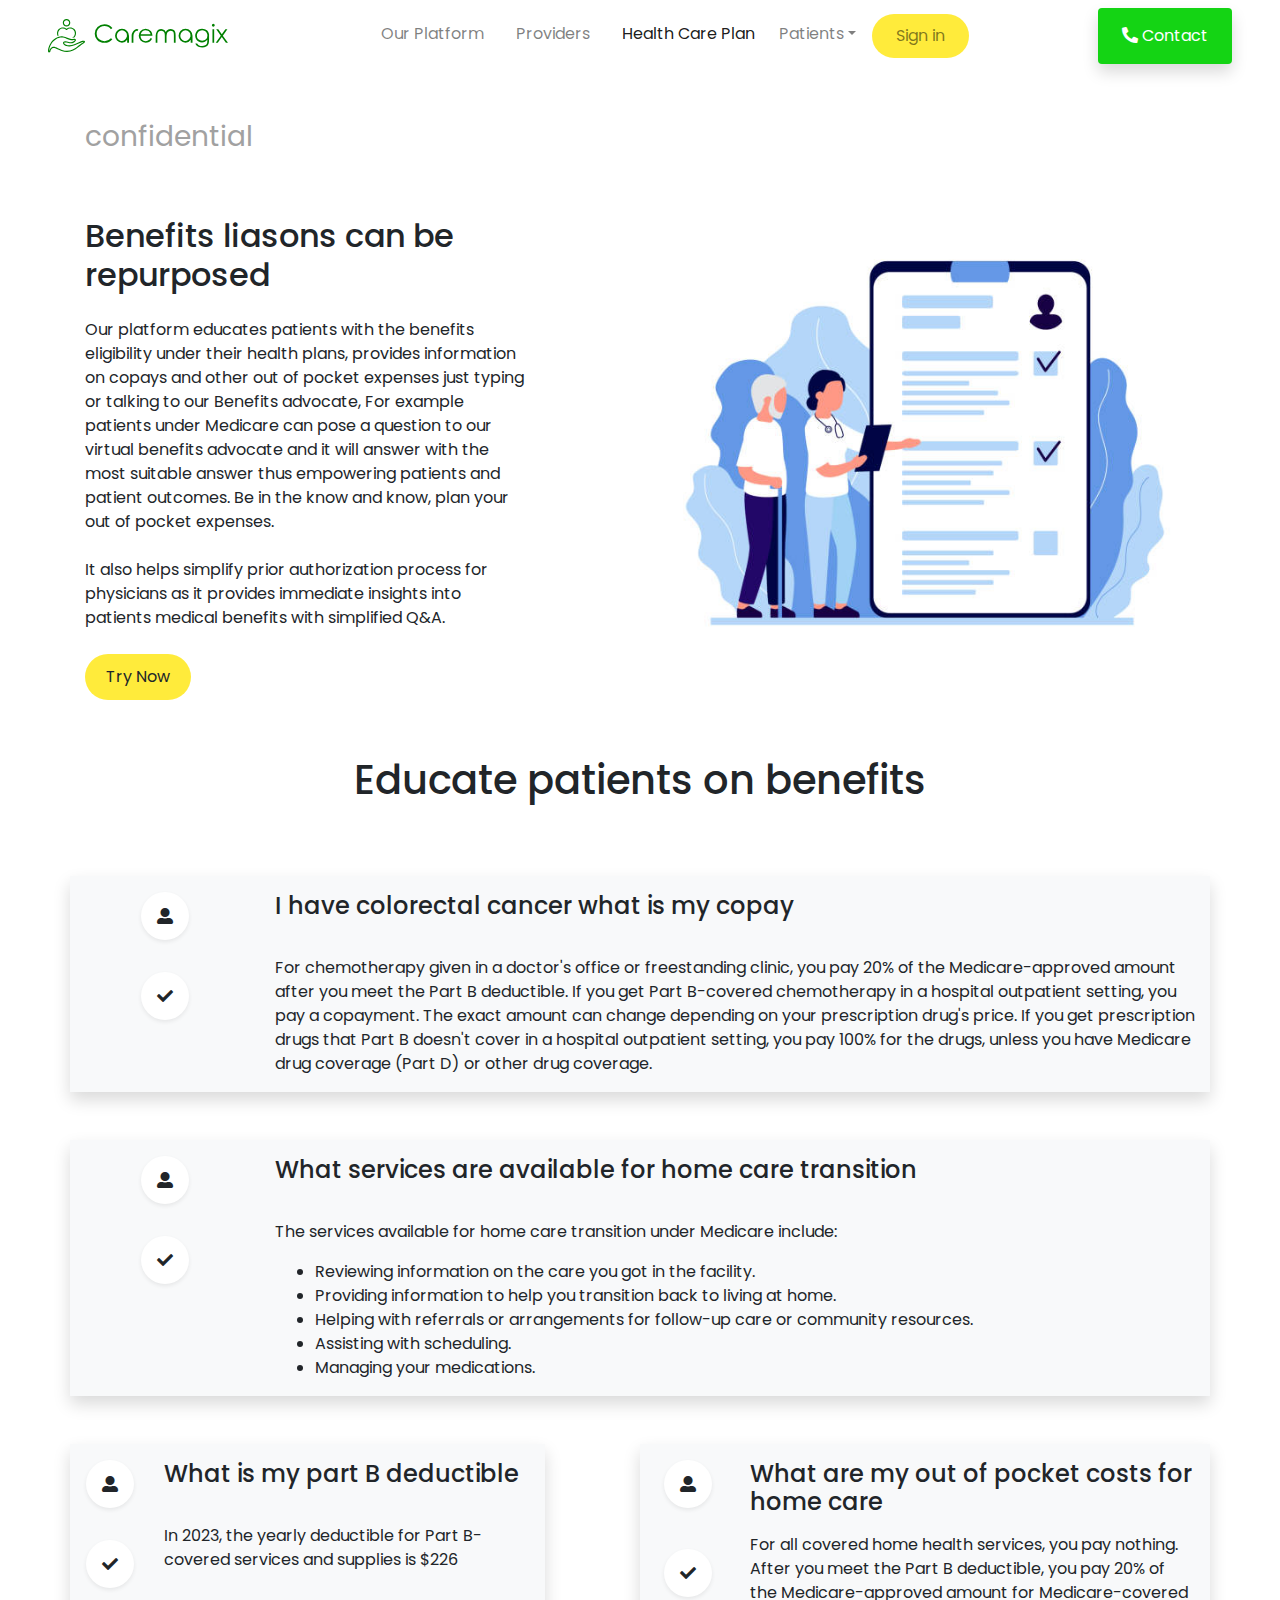
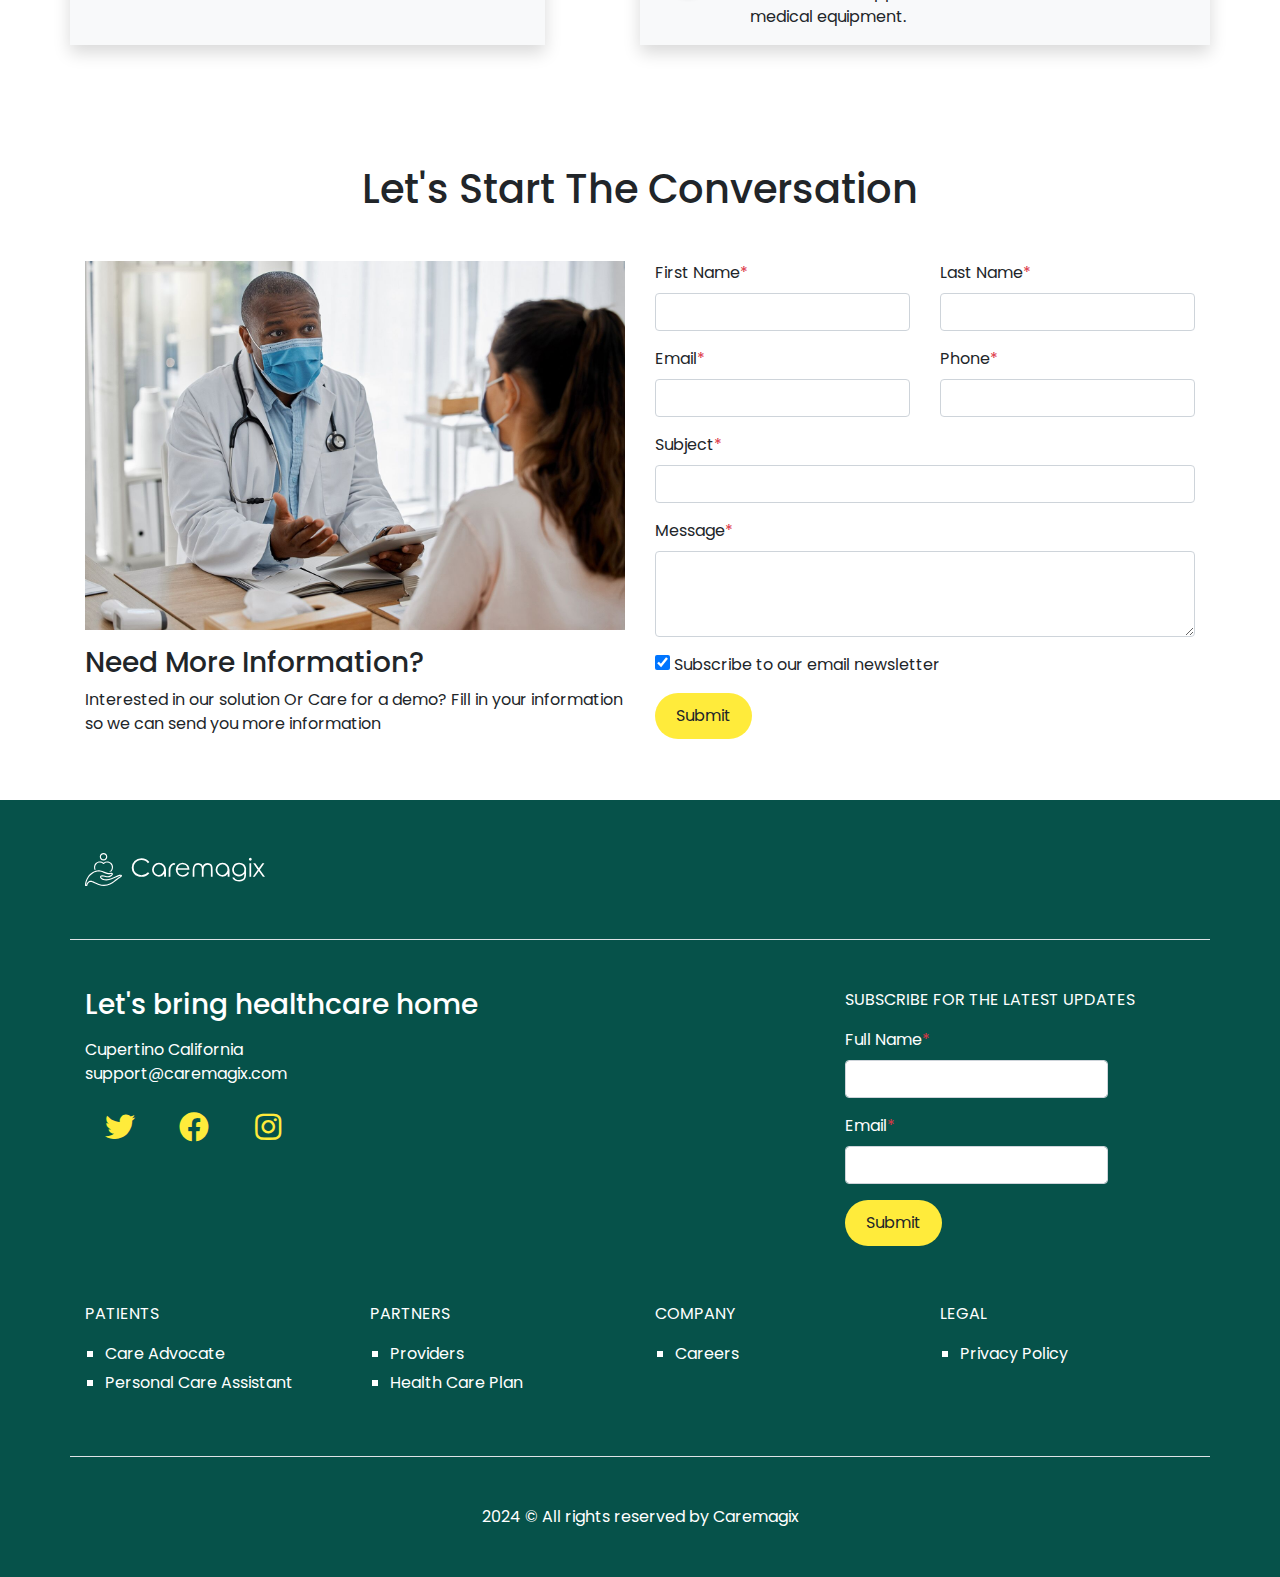
<file: health-care-plan.html>
<!DOCTYPE html>
<html lang="en">

<head>
    <meta charset="UTF-8">
    <meta name="viewport"
        content="width=device-width, initial-scale=1, maximum-scale=1, minimum-scale=1, user-scalable=1">
    <title>Caremagix</title>
    <!-- Add Bootstrap CSS -->
    <link rel="stylesheet" href="https://stackpath.bootstrapcdn.com/bootstrap/4.5.2/css/bootstrap.min.css">

    <link rel="stylesheet" href="https://cdnjs.cloudflare.com/ajax/libs/font-awesome/5.15.3/css/all.min.css">
    <link rel="preconnect" href="https://fonts.googleapis.com">
    <link rel="preconnect" href="https://fonts.gstatic.com" crossorigin>
    <link
        href="https://fonts.googleapis.com/css2?family=Poppins:ital,wght@0,100;0,200;0,300;0,400;0,500;0,600;0,700;0,800;0,900;1,100;1,200;1,300;1,400;1,500;1,600;1,700;1,800;1,900&display=swap"
        rel="stylesheet">
    <link rel="stylesheet" href="css/custom.css">
</head>

<body>
    <header>
        <nav class="navbar navbar-expand-lg navbar-light px-5">
            <!-- <a class="navbar-brand" href="/">Caremagix</a> -->
            <a class="navbar-brand" href="/">
                <svg width="180" fill="green" viewBox="0 0 369.9130434782609 68.965792093766" class="looka-1j8o68f">
                    <defs id="SvgjsDefs1011"></defs>
                    <g id="SvgjsG1012" featurekey="S6ay6y-0"
                        transform="matrix(0.5944697416259555,0,0,0.5944697416259555,0.0002290399318856106,-3.5668184497557327)"
                        fill="#ffffff">
                        <title xmlns="http://www.w3.org/2000/svg">Modern Business 6 expandlines</title>
                        <path xmlns="http://www.w3.org/2000/svg"
                            d="M64,32c7.2,0,13-5.8,13-13S71.2,6,64,6c-7.2,0-13,5.8-13,13c0,0,0,0,0,0C51,26.2,56.8,32,64,32z M64,10c5,0,9,4,9,9  s-4,9-9,9s-9-4-9-9c0,0,0,0,0,0C55,14,59,10,64,10z">
                        </path>
                        <path xmlns="http://www.w3.org/2000/svg"
                            d="M36.8,63.2c-3.3-6.4-2.1-14.2,2.9-19.4c6.1-6.3,16.1-6.5,22.4-0.4c0.1,0.1,0.3,0.3,0.4,0.4c0.8,0.8,2.1,0.8,2.9,0  c6.1-6.3,16.1-6.5,22.4-0.4c0.1,0.1,0.3,0.3,0.4,0.4c6.3,6.6,6.3,16.9,0,23.5l-4.2,4.3c0.7,0,1.4-0.1,2-0.3c1.5-0.5,3.1-0.8,4.7-0.9  l0.3-0.3c7.8-8.1,7.8-21,0-29.1C83.8,33.5,72,32.9,64,39.7c-8-6.8-19.8-6.2-27.1,1.3c-6,6.2-7.6,15.5-3.9,23.4  C34.3,64,35.5,63.6,36.8,63.2z">
                        </path>
                        <path xmlns="http://www.w3.org/2000/svg"
                            d="M127.7,83.5c-1.1-2.6-6.7-2.3-7-2.3c-1.9,0.3-6,0.8-14.1,4.8C96.5,91,85.7,96,74,96.9c-6.5,0.6-14.4-1.9-17.6-6.3  c-0.7-0.8-0.8-2.2-0.5-2.5c0.8-1,5.6-1.6,15.3,0.9c13.2,3.7,20.1-2.9,20.9-3.8c2.5-2.3,5.7-5.8,4-8.7c-1.5-2.6-5.6-2.4-8.9-1.4  c-3.4,1-7.1,0.3-10.2-0.6c-3.4-0.9-6.7-2.2-10-3.4c-4.7-2-9.6-3.5-14.6-4.5c-8.5-1.6-17.1,0.2-25.6,5.2c-6.9,4-12.8,9.6-17.2,16.3  c-8.9,13.8-10,24.3-9.5,30.6c0.1,1.6,1.2,2.8,2.7,3.2c1.6,0.4,3.2-0.3,4.1-1.6c0.7-0.9,1.1-1.9,1.3-3c0-0.2,0.1-0.5,0.2-0.8  c0.9-3.8,3.3-7.1,6.6-9.2l0.3-0.1c4.4-2.4,8.5-0.7,17.3,3.4c3.7,1.8,8.4,3.9,14.1,6.1c26,8.9,44.2-2,55.6-10.9  c9.5-7.4,20.4-14.8,20.4-14.8C124.5,89.8,129.2,86.9,127.7,83.5z M120.6,87.5c-0.1,0.1-11.1,7.5-20.7,15  c-10.7,8.4-27.7,18.5-51.8,10.3c-5.5-2.1-9.9-4.1-13.8-5.9c-8.8-4.1-14.6-6.8-20.9-3.3l-0.1,0c-0.1,0-0.2,0.1-0.3,0.1  c-4.2,2.7-7.2,6.9-8.4,11.7c-0.1,0.6-0.3,1.3-0.5,1.9c-0.3-5.8,1.1-15,8.9-27.2c4-6.2,9.5-11.3,15.9-15c5.3-3.3,11.3-5.1,17.6-5.2  c1.8,0,3.6,0.2,5.3,0.5c4.8,1,9.4,2.5,13.9,4.4c3.3,1.3,6.8,2.6,10.4,3.6c3.5,1,8,1.9,12.4,0.6c1.3-0.5,2.7-0.6,4.1-0.4  c-0.2,0.5-0.9,1.7-3.2,3.8c0,0-0.1,0.1-0.1,0.1c-0.2,0.2-5.6,5.9-17,2.7c-10.5-2.7-17.1-2.6-19.5,0.5c-1.4,1.8-1.3,4.2,0.3,7.1  c0.1,0.1,4.7,8.8,21.3,8.2c12.4-1,23.6-6.1,34-11.3c7.6-3.8,11-4.2,12.9-4.5c0.8-0.1,1.7-0.2,2.5-0.1  C122.8,86,121.7,86.8,120.6,87.5L120.6,87.5z">
                        </path>
                    </g>
                    <g id="SvgjsG1013" featurekey="j5pGhi-0"
                        transform="matrix(2.560820016550997,0,0,2.560820016550997,93.224431041536,-1.0781079386497883)"
                        fill="#ffffff">
                        <path
                            d="M15.244 7.715 l-1.1523 0.85938 q-0.9375 -1.23046875 -2.260742188 -1.860351563 t-2.9053 -0.62988 q-1.73828125 0 -3.212890625 0.830078125 t-2.29 2.2314 t-0.81543 3.1592 q0 2.646484375 1.81640625 4.262695313 t4.5801 1.6162 q3.046875 0 5.087890625 -2.3828125 l1.1523 0.86914 q-1.083984375 1.376953125 -2.705078125 2.12890625 t-3.6133 0.75195 q-3.80859375 0 -6.005859375 -2.529296875 q-1.8359375 -2.138671875 -1.8359375 -4.84375 q0 -3.173828125 2.231445313 -5.3515625 t5.5811 -2.1777 q2.03125 0 3.666992188 0.8056640625 t2.6807 2.2607 z M22.968753125 8.203 q2.470703125 0 4.1015625 1.787109375 q1.50390625 1.630859375 1.50390625 3.876953125 q0.01953125 5.546875 0 5.634765625 l-1.4551 0 l0 -2.4316 q-1.142578125 2.12890625 -4.150390625 2.3828125 q-2.4609375 0 -4.018554688 -1.674804688 t-1.5576 -3.9111 q0 -2.2265625 1.474609375 -3.8671875 q1.630859375 -1.796875 4.1015625 -1.796875 z M22.968753125 9.551 q-1.708984375 0 -2.939453125 1.26953125 t-1.2305 3.0664 q0 1.162109375 0.6298828125 2.236328125 t2.1338 1.8164 q3.76953125 0.83984375 5.361328125 -3.427734375 q0.087890625 -1.3671875 -0.29296875 -2.6171875 q-0.2734375 -0.56640625 -0.751953125 -1.07421875 q-1.201171875 -1.26953125 -2.91015625 -1.26953125 z M30.722696875 14.541 l0 -1.2891 q0.15625 -0.966796875 0.44921875 -1.572265625 q0.68359375 -1.6796875 1.8359375 -2.4609375 t1.9141 -0.78125 q0.56640625 0 1.2109375 0.37109375 l-0.71289 1.1523 q-0.908203125 -0.33203125 -1.801757813 0.537109375 t-1.2354 1.8945 q-0.25390625 0.908203125 -0.25390625 3.408203125 l0 3.623 l-1.4063 0 l0 -4.8828 z M45.95715625 15.6348 l1.1523 0.61523 q-0.556640625 1.123046875 -1.30859375 1.806640625 t-1.6895 1.04 t-2.1191 0.35645 q-2.6171875 0 -4.091796875 -1.713867188 t-1.4746 -3.8721 q0 -2.041015625 1.25 -3.6328125 q1.58203125 -2.03125 4.248046875 -2.03125 q2.724609375 0 4.365234375 2.080078125 q1.162109375 1.46484375 1.171875 3.65234375 l-9.6191 0 q0.0390625 1.875 1.19140625 3.071289063 t2.8418 1.1963 q0.8203125 0 1.591796875 -0.2880859375 t1.3135 -0.75684 t1.1768 -1.5234 z M45.95715625 12.7539 q-0.2734375 -1.103515625 -0.80078125 -1.762695313 t-1.3965 -1.0645 t-1.8262 -0.40527 q-1.572265625 0 -2.705078125 1.015625 q-0.8203125 0.7421875 -1.240234375 2.216796875 l7.9688 0 z M50.00979375 15.293 l0 -1.709 q0.17578125 -2.1875 0.91796875 -3.203125 q0.615234375 -0.927734375 1.611328125 -1.474609375 q0.654296875 -0.419921875 1.865234375 -0.44921875 q0.78125 0 1.58203125 0.29296875 t1.2402 0.78125 t0.88867 1.4648 q0.244140625 -0.625 1.025390625 -1.46484375 q0.380859375 -0.322265625 0.986328125 -0.634765625 q0.41015625 -0.263671875 1.904296875 -0.439453125 q1.11328125 0 2.138671875 0.556640625 t1.4404 1.5674 t0.41504 3.0127 l0 5.8496 l-1.4063 0 l0 -5.8496 q0 -1.71875 -0.244140625 -2.36328125 t-0.83984 -1.04 t-1.4355 -0.39551 q-1.58203125 0.107421875 -2.705078125 1.533203125 q-0.439453125 0.60546875 -0.6640625 2.685546875 l0 5.4297 l-1.377 0 l0 -5.4883 q0 -1.93359375 -0.4296875 -2.631835938 t-1.0254 -1.1133 t-1.4844 -0.41504 q-0.95703125 0 -1.645507813 0.48828125 t-1.0791 1.46 t-0.3125 3.1592 l0 4.541 l-1.3672 0 l0 -4.1504 z M73.9746125 8.203 q2.470703125 0 4.1015625 1.787109375 q1.50390625 1.630859375 1.50390625 3.876953125 q0.01953125 5.546875 0 5.634765625 l-1.4551 0 l0 -2.4316 q-1.142578125 2.12890625 -4.150390625 2.3828125 q-2.4609375 0 -4.018554688 -1.674804688 t-1.5576 -3.9111 q0 -2.2265625 1.474609375 -3.8671875 q1.630859375 -1.796875 4.1015625 -1.796875 z M73.9746125 9.551 q-1.708984375 0 -2.939453125 1.26953125 t-1.2305 3.0664 q0 1.162109375 0.6298828125 2.236328125 t2.1338 1.8164 q3.76953125 0.83984375 5.361328125 -3.427734375 q0.087890625 -1.3671875 -0.29296875 -2.6171875 q-0.2734375 -0.56640625 -0.751953125 -1.07421875 q-1.201171875 -1.26953125 -2.91015625 -1.26953125 z M92.87065625 17.0117 q0 2.255859375 -0.400390625 3.30078125 q-0.537109375 1.474609375 -1.879882813 2.270507813 t-3.2178 0.7959 q-1.38671875 0 -2.48046875 -0.390625 t-1.7871 -1.0449 t-1.2695 -1.9141 l1.4941 0 q0.615234375 1.064453125 1.577148438 1.572265625 t2.3975 0.50781 q1.40625 0 2.377929688 -0.52734375 t1.3818 -1.3184 t0.41016 -2.5684 l0 -0.54688 q-0.771484375 0.986328125 -1.899414063 1.513671875 t-2.3779 0.52734 q-1.474609375 0 -2.778320313 -0.732421875 t-2.0117 -1.9775 t-0.70801 -2.7295 t0.7373 -2.7686 t2.0459 -2.0313 t2.7441 -0.74707 q1.2109375 0 2.197265625 0.37109375 q0.830078125 0.302734375 1.962890625 1.162109375 q0.95703125 0.791015625 1.50390625 3.017578125 q-0.01953125 0.29296875 -0.01953125 4.2578125 z M87.40235625 9.531 q-1.171875 0 -2.172851563 0.56640625 t-1.5723 1.5625 t-0.57129 2.1582 q0 1.767578125 1.181640625 2.919921875 t3.0566 1.1523 q1.9140625 0 3.06640625 -1.142578125 t1.1523 -3.0078 q0 -1.2109375 -0.5322265625 -2.158203125 t-1.5039 -1.499 t-2.1045 -0.55176 z M96.279278125 4.3260000000000005 q0.46875 0 0.8056640625 0.33203125 t0.33691 0.80078 t-0.33691 0.80566 t-0.80566 0.33691 t-0.80078 -0.33691 t-0.33203 -0.80566 t0.33203 -0.80078 t0.80078 -0.33203 z M95.595678125 8.73 l1.377 0 l0 10.713 l-1.377 0 l0 -10.713 z M98.613285625 8.73 l1.6504 0 l2.832 3.9746 l2.8418 -3.9746 l1.6504 0 l-3.6719 5.0879 l4.1309 5.625 l-1.6699 0 l-3.2813 -4.502 l-3.2324 4.502 l-1.6406 0 l4.0527 -5.625 z">
                        </path>
                    </g>
                </svg> </a>
            <button class="navbar-toggler" type="button" data-toggle="collapse" data-target="#navbarSupportedContent"
                aria-controls="navbarSupportedContent" aria-expanded="false" aria-label="Toggle navigation">
                <span class="navbar-toggler-icon"></span>
            </button>

            <div class="collapse navbar-collapse" id="navbarSupportedContent">
                <ul class="navbar-nav mx-auto">
                    <li class="nav-item">
                        <a class="nav-link mx-2" href="our-platform.html">Our Platform</a>
                    </li>
                    <li class="nav-item">
                        <a class="nav-link mx-2" href="providers.html">Providers</a>
                    </li>
                    <li class="nav-item active">
                        <a class="nav-link mx-2" href="health-care-plan.html">Health Care Plan <span
                                class="sr-only">(current)</span></a>
                    </li>
                    <li class="nav-item dropdown">
                        <a class="nav-link dropdown-toggle" href="patients.html" id="navbarDropdown" role="button"
                            data-toggle="dropdown" aria-haspopup="true" aria-expanded="false">Patients</a>
                        <div class="dropdown-menu" aria-labelledby="navbarDropdown">
                            <a class="dropdown-item" href="care-advocate.html">Care Advocate</a>
                            <a class="dropdown-item" href="personal-care-assistant.html">Personal Care Assistant</a>
                        </div>
                    </li>
                    <li class="nav-item">
                        <a class="nav-link mx-2 px-4 yellow-button" href="sign-in.html">Sign in</a>
                    </li>
                </ul>
                <span class="navbar-text shadow rounded contactbtn">
                    <a class="nav-link mx-2 text-white" href="#contact"><i class="fas fa-phone-alt"></i> Contact</a>
                </span>
            </div>
        </nav>
    </header>
    <main>


        <div class="container-fluid my-5">
            <div class="container">
                <div class="row">
                    <div class="col-12 text-left">
                        <h3 class="confidential">confidential</h3>
                    </div>
                </div>
            </div>
        </div>

        <div class="container">
            <div class="row align-items-center">
                <div class="col-12 order-2 order-sm-2 col-md-5 order-md-1">
                    <!-- <h1 class="mb-5 mt-3">Health Care Plan</h1> -->
                    <h2 class="mb-4">Benefits liasons can be repurposed</h2>
                    <p class="mb-4">Our platform educates patients with the benefits eligibility under their health
                        plans, provides information on copays and other out of pocket expenses just typing or talking to
                        our Benefits advocate, For example patients under Medicare can pose a question to our virtual
                        benefits advocate and it will answer with the most suitable answer thus empowering patients and
                        patient outcomes. Be in the know and know, plan your out of pocket expenses.
                    </p>
                    <p class="mb-4">
                        It also helps simplify prior authorization process for physicians as it provides 
immediate insights into patients medical benefits with simplified Q&A.
                    </p>
                    <a href="llm.html?try-now=True" class="btn yellow-button">Try Now</a>
                </div>
                <div class="col-12 order-0 order-sm-0 col-md-1 order-md-2"></div>
                <div class="col-12 order-1 order-sm-1 col-md-6 order-md-3 mb-5">
                    <img src="images/health-plan6.jpg" class="card-img-top" alt="...">
                </div>
            </div>
            <div class="row">
                <div class="col-12 text-center">
                    <h1 class="my-5">Educate patients on benefits</h1>
                </div>
            </div>
            <div class="row">
                <div class="col-12 col-md-12 my-4 bg-light mx-auto shadow">
                    <div class="row">
                        <div class="col-12 col-md-12">
                            <div class="row">
                                <div class="col-md-2 text-center">
                                    <i class="fas fa-user-alt p-3 rounded-circle bg-white shadow-sm my-3"></i>
                                </div>
                                <div class="col-md-10">
                                    <h4 class="my-3">I have colorectal cancer what is my copay</h4>
                                </div>
                            </div>
                            <div class="row">
                                <div class="col-md-2 text-center">
                                    <i class="fas fa-check p-3 rounded-circle bg-white shadow-sm my-3"></i>
                                </div>
                                <div class="col-md-10">
                                    <p>For chemotherapy given in a doctor's office or freestanding clinic, you pay 20%
                                        of the Medicare-approved amount after you meet the Part B deductible. If you
                                        get Part B-covered chemotherapy in a hospital outpatient setting, you pay a
                                        copayment. The exact amount can change depending on your prescription
                                        drug's price. If you get prescription drugs that Part B doesn't cover in a
                                        hospital
                                        outpatient setting, you pay 100% for the drugs, unless you have Medicare drug
                                        coverage (Part D) or other drug coverage.</p>
                                </div>
                            </div>
                        </div>
                    </div>
                </div>

                <div class="col-12 col-md-12 my-4 bg-light mx-auto shadow">
                    <div class="row">
                        <div class="col-12 col-md-12">
                            <div class="row">
                                <div class="col-md-2 text-center">
                                    <i class="fas fa-user-alt p-3 rounded-circle bg-white shadow-sm my-3"></i>
                                </div>
                                <div class="col-md-10">
                                    <h4 class="my-3">What services are available for home care transition</h4>
                                </div>
                            </div>
                            <div class="row">
                                <div class="col-md-2 text-center">
                                    <i class="fas fa-check p-3 rounded-circle bg-white shadow-sm my-3"></i>
                                </div>
                                <div class="col-md-10">
                                    <p>The services available for home care transition under Medicare include:</p>
                                    <ul>
                                        <li>Reviewing information on the care you got in the facility.</li>
                                        <li>Providing information to help you transition back to living at home.</li>
                                        <li>Helping with referrals or arrangements for follow-up care or community
                                            resources.</li>
                                        <li>Assisting with scheduling.</li>
                                        <li>Managing your medications.</li>
                                    </ul>
                                </div>
                            </div>
                        </div>
                    </div>
                </div>
            </div>
            <div class="row">
                <div class="col-12 col-md-5 my-4 bg-light shadow">
                    <div class="row">
                        <div class="col-12 col-md-12">
                            <div class="row">
                                <div class="col-md-2 text-center">
                                    <i class="fas fa-user-alt p-3 rounded-circle bg-white shadow-sm my-3"></i>
                                </div>
                                <div class="col-md-10">
                                    <h4 class="my-3">What is my part B deductible</h4>
                                </div>
                            </div>
                            <div class="row">
                                <div class="col-md-2 text-center">
                                    <i class="fas fa-check p-3 rounded-circle bg-white shadow-sm my-3"></i>
                                </div>
                                <div class="col-md-10">
                                    <p>In 2023, the yearly deductible for Part B-covered services and supplies is $226
                                    </p>
                                </div>
                            </div>
                        </div>
                    </div>
                </div>
                <div class="col-12 col-md-1 my-4"></div>
                <div class="col-12 col-md-6 my-4 bg-light shadow">
                    <div class="row">
                        <div class="col-12 col-md-12">
                            <div class="row">
                                <div class="col-md-2 text-center">
                                    <i class="fas fa-user-alt p-3 rounded-circle bg-white shadow-sm my-3"></i>
                                </div>
                                <div class="col-md-10">
                                    <h4 class="my-3">What are my out of pocket costs for home care</h4>
                                </div>
                            </div>
                            <div class="row">
                                <div class="col-md-2 text-center">
                                    <i class="fas fa-check p-3 rounded-circle bg-white shadow-sm my-3"></i>
                                </div>
                                <div class="col-md-10">
                                    <p>For all covered home health services, you pay nothing. After you meet the Part
                                        B deductible, you pay 20% of the Medicare-approved amount for Medicare-covered medical equipment.</p>
                                </div>
                            </div>
                        </div>
                    </div>
                </div>
            </div>
        </div>


        <section class="position-relative">
            <div class="container health-conversation my-5">
                <div class="row">
                    <div class="col-12 text-center">
                        <h1 class="my-5">Let's Start The Conversation</h1>
                    </div>
                </div>
                <div class="row">
                    <div class="col-12 col-md-6">
                        <img src="images/health-conversion1.jpg" class="w-100 mb-3" alt="" />
                        <h3>Need More Information?</h3>
                        <p>Interested in our solution Or Care for a demo? Fill in your information so we can send you more information</p>
                    </div>
                    <div class="col-12 col-md-6">
                        <form action="https://getform.io/f/pbmqdljb" method="post" id="healthcareplan">
                            <div class="row">
                                <div class="col-12 col-md-6">
                                    <div class="form-group">
                                        <label for="firstname">First Name<span
                                                class="text-danger">*</span></label>
                                        <input type="text" class="form-control" id="firstname" name="firstname" required>
                                    </div>
                                </div>
                                <div class="col-12 col-md-6">
                                    <div class="form-group">
                                        <label for="lastname">Last Name<span
                                                class="text-danger">*</span></label>
                                        <input type="text" class="form-control" id="lastname" name="lastname" required>
                                    </div>
                                </div>
                                <div class="col-12 col-md-6">
                                    <div class="form-group">
                                        <label for="email">Email<span class="text-danger">*</span></label>
                                        <input type="email" class="form-control" id="email" name="email" required>
                                    </div>
                                </div>
                                <div class="col-12 col-md-6">
                                    <div class="form-group">
                                        <label for="phone">Phone<span class="text-danger">*</span></label>
                                        <input type="number" class="form-control" id="phone" name="phone" required>
                                    </div>
                                </div>
                                <div class="col-12">
                                    <div class="form-group">
                                        <label for="subject">Subject<span class="text-danger">*</span></label>
                                        <input type="text" class="form-control" id="subject" name="subject" required>
                                    </div>
                                </div>
                                <div class="col-12">
                                    <div class="form-group">
                                        <label for="message">Message<span class="text-danger">*</span></label>
                                        <textarea type="text" class="form-control" id="message" name="message" cols="40"
                                            rows="3" required></textarea>
                                    </div>
                                </div>
                                <div class="col-12">
                                    <div class="form-group">
                                        <input type="hidden" name="subscribe" value="no">
                                        <input type="checkbox" id="subscribe" name="subscribe" value="yes" checked style="width: 15px; height: 15px;">
                                        <label class="form-check-label" for="subscribe">Subscribe to our email newsletter</label>
                                    </div>
                                </div>
                                <!-- add hidden Honeypot input to prevent spams -->
                                <input type="hidden" name="_gotcha" style="display:none !important">
                                <div class="col-12">
                                    <button type="submit" class="btn yellow-button">Submit</button>
                                </div>
                            </div>
                        </form>
                    </div>
                </div>
            </div>
        </section>

    </main>

    <!-- ======= Footer ======= -->
    <footer>
        <a id="contact"></a>
        <div class="container-fluid footer-bg py-5">
            <div class="container">
                <div class="row border-bottom pb-5">
                    <div class="col-6 col-md-6">
                        <!-- <h3 class="text-white mt-2">Caremagix</h3> -->
                        <a class="navbar-brand" href="/">
                            <svg width="180" viewBox="0 0 369.9130434782609 68.965792093766" class="looka-1j8o68f">
                                <defs id="SvgjsDefs1011"></defs>
                                <g featurekey="S6ay6y-0"
                                    transform="matrix(0.5944697416259555,0,0,0.5944697416259555,0.0002290399318856106,-3.5668184497557327)"
                                    fill="#ffffff">
                                    <title xmlns="http://www.w3.org/2000/svg">Modern Business 6 expandlines</title>
                                    <path xmlns="http://www.w3.org/2000/svg"
                                        d="M64,32c7.2,0,13-5.8,13-13S71.2,6,64,6c-7.2,0-13,5.8-13,13c0,0,0,0,0,0C51,26.2,56.8,32,64,32z M64,10c5,0,9,4,9,9  s-4,9-9,9s-9-4-9-9c0,0,0,0,0,0C55,14,59,10,64,10z">
                                    </path>
                                    <path xmlns="http://www.w3.org/2000/svg"
                                        d="M36.8,63.2c-3.3-6.4-2.1-14.2,2.9-19.4c6.1-6.3,16.1-6.5,22.4-0.4c0.1,0.1,0.3,0.3,0.4,0.4c0.8,0.8,2.1,0.8,2.9,0  c6.1-6.3,16.1-6.5,22.4-0.4c0.1,0.1,0.3,0.3,0.4,0.4c6.3,6.6,6.3,16.9,0,23.5l-4.2,4.3c0.7,0,1.4-0.1,2-0.3c1.5-0.5,3.1-0.8,4.7-0.9  l0.3-0.3c7.8-8.1,7.8-21,0-29.1C83.8,33.5,72,32.9,64,39.7c-8-6.8-19.8-6.2-27.1,1.3c-6,6.2-7.6,15.5-3.9,23.4  C34.3,64,35.5,63.6,36.8,63.2z">
                                    </path>
                                    <path xmlns="http://www.w3.org/2000/svg"
                                        d="M127.7,83.5c-1.1-2.6-6.7-2.3-7-2.3c-1.9,0.3-6,0.8-14.1,4.8C96.5,91,85.7,96,74,96.9c-6.5,0.6-14.4-1.9-17.6-6.3  c-0.7-0.8-0.8-2.2-0.5-2.5c0.8-1,5.6-1.6,15.3,0.9c13.2,3.7,20.1-2.9,20.9-3.8c2.5-2.3,5.7-5.8,4-8.7c-1.5-2.6-5.6-2.4-8.9-1.4  c-3.4,1-7.1,0.3-10.2-0.6c-3.4-0.9-6.7-2.2-10-3.4c-4.7-2-9.6-3.5-14.6-4.5c-8.5-1.6-17.1,0.2-25.6,5.2c-6.9,4-12.8,9.6-17.2,16.3  c-8.9,13.8-10,24.3-9.5,30.6c0.1,1.6,1.2,2.8,2.7,3.2c1.6,0.4,3.2-0.3,4.1-1.6c0.7-0.9,1.1-1.9,1.3-3c0-0.2,0.1-0.5,0.2-0.8  c0.9-3.8,3.3-7.1,6.6-9.2l0.3-0.1c4.4-2.4,8.5-0.7,17.3,3.4c3.7,1.8,8.4,3.9,14.1,6.1c26,8.9,44.2-2,55.6-10.9  c9.5-7.4,20.4-14.8,20.4-14.8C124.5,89.8,129.2,86.9,127.7,83.5z M120.6,87.5c-0.1,0.1-11.1,7.5-20.7,15  c-10.7,8.4-27.7,18.5-51.8,10.3c-5.5-2.1-9.9-4.1-13.8-5.9c-8.8-4.1-14.6-6.8-20.9-3.3l-0.1,0c-0.1,0-0.2,0.1-0.3,0.1  c-4.2,2.7-7.2,6.9-8.4,11.7c-0.1,0.6-0.3,1.3-0.5,1.9c-0.3-5.8,1.1-15,8.9-27.2c4-6.2,9.5-11.3,15.9-15c5.3-3.3,11.3-5.1,17.6-5.2  c1.8,0,3.6,0.2,5.3,0.5c4.8,1,9.4,2.5,13.9,4.4c3.3,1.3,6.8,2.6,10.4,3.6c3.5,1,8,1.9,12.4,0.6c1.3-0.5,2.7-0.6,4.1-0.4  c-0.2,0.5-0.9,1.7-3.2,3.8c0,0-0.1,0.1-0.1,0.1c-0.2,0.2-5.6,5.9-17,2.7c-10.5-2.7-17.1-2.6-19.5,0.5c-1.4,1.8-1.3,4.2,0.3,7.1  c0.1,0.1,4.7,8.8,21.3,8.2c12.4-1,23.6-6.1,34-11.3c7.6-3.8,11-4.2,12.9-4.5c0.8-0.1,1.7-0.2,2.5-0.1  C122.8,86,121.7,86.8,120.6,87.5L120.6,87.5z">
                                    </path>
                                </g>
                                <g featurekey="j5pGhi-0"
                                    transform="matrix(2.560820016550997,0,0,2.560820016550997,93.224431041536,-1.0781079386497883)"
                                    fill="#ffffff">
                                    <path
                                        d="M15.244 7.715 l-1.1523 0.85938 q-0.9375 -1.23046875 -2.260742188 -1.860351563 t-2.9053 -0.62988 q-1.73828125 0 -3.212890625 0.830078125 t-2.29 2.2314 t-0.81543 3.1592 q0 2.646484375 1.81640625 4.262695313 t4.5801 1.6162 q3.046875 0 5.087890625 -2.3828125 l1.1523 0.86914 q-1.083984375 1.376953125 -2.705078125 2.12890625 t-3.6133 0.75195 q-3.80859375 0 -6.005859375 -2.529296875 q-1.8359375 -2.138671875 -1.8359375 -4.84375 q0 -3.173828125 2.231445313 -5.3515625 t5.5811 -2.1777 q2.03125 0 3.666992188 0.8056640625 t2.6807 2.2607 z M22.968753125 8.203 q2.470703125 0 4.1015625 1.787109375 q1.50390625 1.630859375 1.50390625 3.876953125 q0.01953125 5.546875 0 5.634765625 l-1.4551 0 l0 -2.4316 q-1.142578125 2.12890625 -4.150390625 2.3828125 q-2.4609375 0 -4.018554688 -1.674804688 t-1.5576 -3.9111 q0 -2.2265625 1.474609375 -3.8671875 q1.630859375 -1.796875 4.1015625 -1.796875 z M22.968753125 9.551 q-1.708984375 0 -2.939453125 1.26953125 t-1.2305 3.0664 q0 1.162109375 0.6298828125 2.236328125 t2.1338 1.8164 q3.76953125 0.83984375 5.361328125 -3.427734375 q0.087890625 -1.3671875 -0.29296875 -2.6171875 q-0.2734375 -0.56640625 -0.751953125 -1.07421875 q-1.201171875 -1.26953125 -2.91015625 -1.26953125 z M30.722696875 14.541 l0 -1.2891 q0.15625 -0.966796875 0.44921875 -1.572265625 q0.68359375 -1.6796875 1.8359375 -2.4609375 t1.9141 -0.78125 q0.56640625 0 1.2109375 0.37109375 l-0.71289 1.1523 q-0.908203125 -0.33203125 -1.801757813 0.537109375 t-1.2354 1.8945 q-0.25390625 0.908203125 -0.25390625 3.408203125 l0 3.623 l-1.4063 0 l0 -4.8828 z M45.95715625 15.6348 l1.1523 0.61523 q-0.556640625 1.123046875 -1.30859375 1.806640625 t-1.6895 1.04 t-2.1191 0.35645 q-2.6171875 0 -4.091796875 -1.713867188 t-1.4746 -3.8721 q0 -2.041015625 1.25 -3.6328125 q1.58203125 -2.03125 4.248046875 -2.03125 q2.724609375 0 4.365234375 2.080078125 q1.162109375 1.46484375 1.171875 3.65234375 l-9.6191 0 q0.0390625 1.875 1.19140625 3.071289063 t2.8418 1.1963 q0.8203125 0 1.591796875 -0.2880859375 t1.3135 -0.75684 t1.1768 -1.5234 z M45.95715625 12.7539 q-0.2734375 -1.103515625 -0.80078125 -1.762695313 t-1.3965 -1.0645 t-1.8262 -0.40527 q-1.572265625 0 -2.705078125 1.015625 q-0.8203125 0.7421875 -1.240234375 2.216796875 l7.9688 0 z M50.00979375 15.293 l0 -1.709 q0.17578125 -2.1875 0.91796875 -3.203125 q0.615234375 -0.927734375 1.611328125 -1.474609375 q0.654296875 -0.419921875 1.865234375 -0.44921875 q0.78125 0 1.58203125 0.29296875 t1.2402 0.78125 t0.88867 1.4648 q0.244140625 -0.625 1.025390625 -1.46484375 q0.380859375 -0.322265625 0.986328125 -0.634765625 q0.41015625 -0.263671875 1.904296875 -0.439453125 q1.11328125 0 2.138671875 0.556640625 t1.4404 1.5674 t0.41504 3.0127 l0 5.8496 l-1.4063 0 l0 -5.8496 q0 -1.71875 -0.244140625 -2.36328125 t-0.83984 -1.04 t-1.4355 -0.39551 q-1.58203125 0.107421875 -2.705078125 1.533203125 q-0.439453125 0.60546875 -0.6640625 2.685546875 l0 5.4297 l-1.377 0 l0 -5.4883 q0 -1.93359375 -0.4296875 -2.631835938 t-1.0254 -1.1133 t-1.4844 -0.41504 q-0.95703125 0 -1.645507813 0.48828125 t-1.0791 1.46 t-0.3125 3.1592 l0 4.541 l-1.3672 0 l0 -4.1504 z M73.9746125 8.203 q2.470703125 0 4.1015625 1.787109375 q1.50390625 1.630859375 1.50390625 3.876953125 q0.01953125 5.546875 0 5.634765625 l-1.4551 0 l0 -2.4316 q-1.142578125 2.12890625 -4.150390625 2.3828125 q-2.4609375 0 -4.018554688 -1.674804688 t-1.5576 -3.9111 q0 -2.2265625 1.474609375 -3.8671875 q1.630859375 -1.796875 4.1015625 -1.796875 z M73.9746125 9.551 q-1.708984375 0 -2.939453125 1.26953125 t-1.2305 3.0664 q0 1.162109375 0.6298828125 2.236328125 t2.1338 1.8164 q3.76953125 0.83984375 5.361328125 -3.427734375 q0.087890625 -1.3671875 -0.29296875 -2.6171875 q-0.2734375 -0.56640625 -0.751953125 -1.07421875 q-1.201171875 -1.26953125 -2.91015625 -1.26953125 z M92.87065625 17.0117 q0 2.255859375 -0.400390625 3.30078125 q-0.537109375 1.474609375 -1.879882813 2.270507813 t-3.2178 0.7959 q-1.38671875 0 -2.48046875 -0.390625 t-1.7871 -1.0449 t-1.2695 -1.9141 l1.4941 0 q0.615234375 1.064453125 1.577148438 1.572265625 t2.3975 0.50781 q1.40625 0 2.377929688 -0.52734375 t1.3818 -1.3184 t0.41016 -2.5684 l0 -0.54688 q-0.771484375 0.986328125 -1.899414063 1.513671875 t-2.3779 0.52734 q-1.474609375 0 -2.778320313 -0.732421875 t-2.0117 -1.9775 t-0.70801 -2.7295 t0.7373 -2.7686 t2.0459 -2.0313 t2.7441 -0.74707 q1.2109375 0 2.197265625 0.37109375 q0.830078125 0.302734375 1.962890625 1.162109375 q0.95703125 0.791015625 1.50390625 3.017578125 q-0.01953125 0.29296875 -0.01953125 4.2578125 z M87.40235625 9.531 q-1.171875 0 -2.172851563 0.56640625 t-1.5723 1.5625 t-0.57129 2.1582 q0 1.767578125 1.181640625 2.919921875 t3.0566 1.1523 q1.9140625 0 3.06640625 -1.142578125 t1.1523 -3.0078 q0 -1.2109375 -0.5322265625 -2.158203125 t-1.5039 -1.499 t-2.1045 -0.55176 z M96.279278125 4.3260000000000005 q0.46875 0 0.8056640625 0.33203125 t0.33691 0.80078 t-0.33691 0.80566 t-0.80566 0.33691 t-0.80078 -0.33691 t-0.33203 -0.80566 t0.33203 -0.80078 t0.80078 -0.33203 z M95.595678125 8.73 l1.377 0 l0 10.713 l-1.377 0 l0 -10.713 z M98.613285625 8.73 l1.6504 0 l2.832 3.9746 l2.8418 -3.9746 l1.6504 0 l-3.6719 5.0879 l4.1309 5.625 l-1.6699 0 l-3.2813 -4.502 l-3.2324 4.502 l-1.6406 0 l4.0527 -5.625 z">
                                    </path>
                                </g>
                            </svg> </a>
                    </div>
                    <div class="col-6 col-md-6">
                        <!-- <a class="btn yellow-button float-right">Contact us</a> -->
                    </div>
                </div>
                <div class="row py-5">
                    <div class="col-12 col-md-8">
                        <h3 class="text-white mb-3">Let's bring healthcare home</h3>
                        <address class="text-white">
                            Cupertino California<br />
                            <a href="mailto:support@caremagix.com" class="text-white">support@caremagix.com</a>
                        </address>
                        <ul class="social">
                            <li><a href="#"><i class="fab fa-twitter"></i></a></li>
                            <li><a href="#"><i class="fab fa-facebook"></i></a></li>
                            <li><a href="#"><i class="fab fa-instagram"></i></a></li>
                        </ul>
                    </div>
                    <div class="col-12 col-md-4">
                        <span class="mb-3 d-block text-uppercase text-white">SUBSCRIBE FOR THE LATEST UPDATES</span>
                        <form action="https://getform.io/f/qaloldeb" class="mr-auto w-75" method="post" id="suscribeForm">
                            <div class="form-group">
                                <label for="fullname" class="text-white">Full Name<span
                                        class="text-danger">*</span></label>
                                <input type="text" class="form-control" id="fullname" name="fullname" required>
                            </div>
                            <div class="form-group">
                                <label for="email" class="text-white">Email<span class="text-danger">*</span></label>
                                <input type="email" class="form-control" id="email" name="email" required>
                            </div>
                            <!-- add hidden Honeypot input to prevent spams -->
                            <input type="hidden" name="_gotcha" style="display:none !important">
                            <button type="submit" class="btn yellow-button">Submit</button>
                        </form>
                    </div>
                </div>
                <div class="row py-2">
                    <div class="col-12 col-md-3">
                        <span class="mb-3 d-block text-uppercase text-white">Patients</span>
                        <ul class="footer-list">
                            <li><a href="care-advocate.html">Care Advocate</a></li>
                            <li><a href="personal-care-assistant.html">Personal Care Assistant</a></li>
                        </ul>
                    </div>
                    <div class="col-12 col-md-3">
                        <span class="mb-3 d-block text-uppercase text-white">PARTNERS</span>
                        <ul class="footer-list">
                            <li><a href="providers.html">Providers</a></li>
                            <li><a href="health-care-plan.html">Health Care Plan</a></li>
                        </ul>
                    </div>
                    <div class="col-12 col-md-3">
                        <span class="mb-3 d-block text-uppercase text-white">Company</span>
                        <ul class="footer-list">
                            <li><a href="careers.html">Careers</a></li>
                        </ul>
                    </div>
                    <div class="col-12 col-md-3">
                        <span class="mb-3 d-block text-uppercase text-white">Legal</span>
                        <ul class="footer-list">
                            <li><a href="privacy-policy.html">Privacy Policy</a></li>
                        </ul>
                    </div>
                </div>
                <div class="row border-top mt-5 pt-5">
                    <div class="col-12 col-md-12 text-center text-white">
                        2024 © All rights reserved by Caremagix
                    </div>
                </div>
            </div>
        </div>

    </footer><!-- End Footer -->


    <!-- Add Bootstrap and jQuery JS -->
    <script src="https://code.jquery.com/jquery-3.5.1.min.js"></script>
    <script src="https://cdn.jsdelivr.net/npm/@popperjs/core@2.9.3/dist/umd/popper.min.js"></script>
    <script src="https://stackpath.bootstrapcdn.com/bootstrap/4.5.2/js/bootstrap.min.js"></script>
    <script src="js/custom.js"></script>

</body>

</html>
</file>
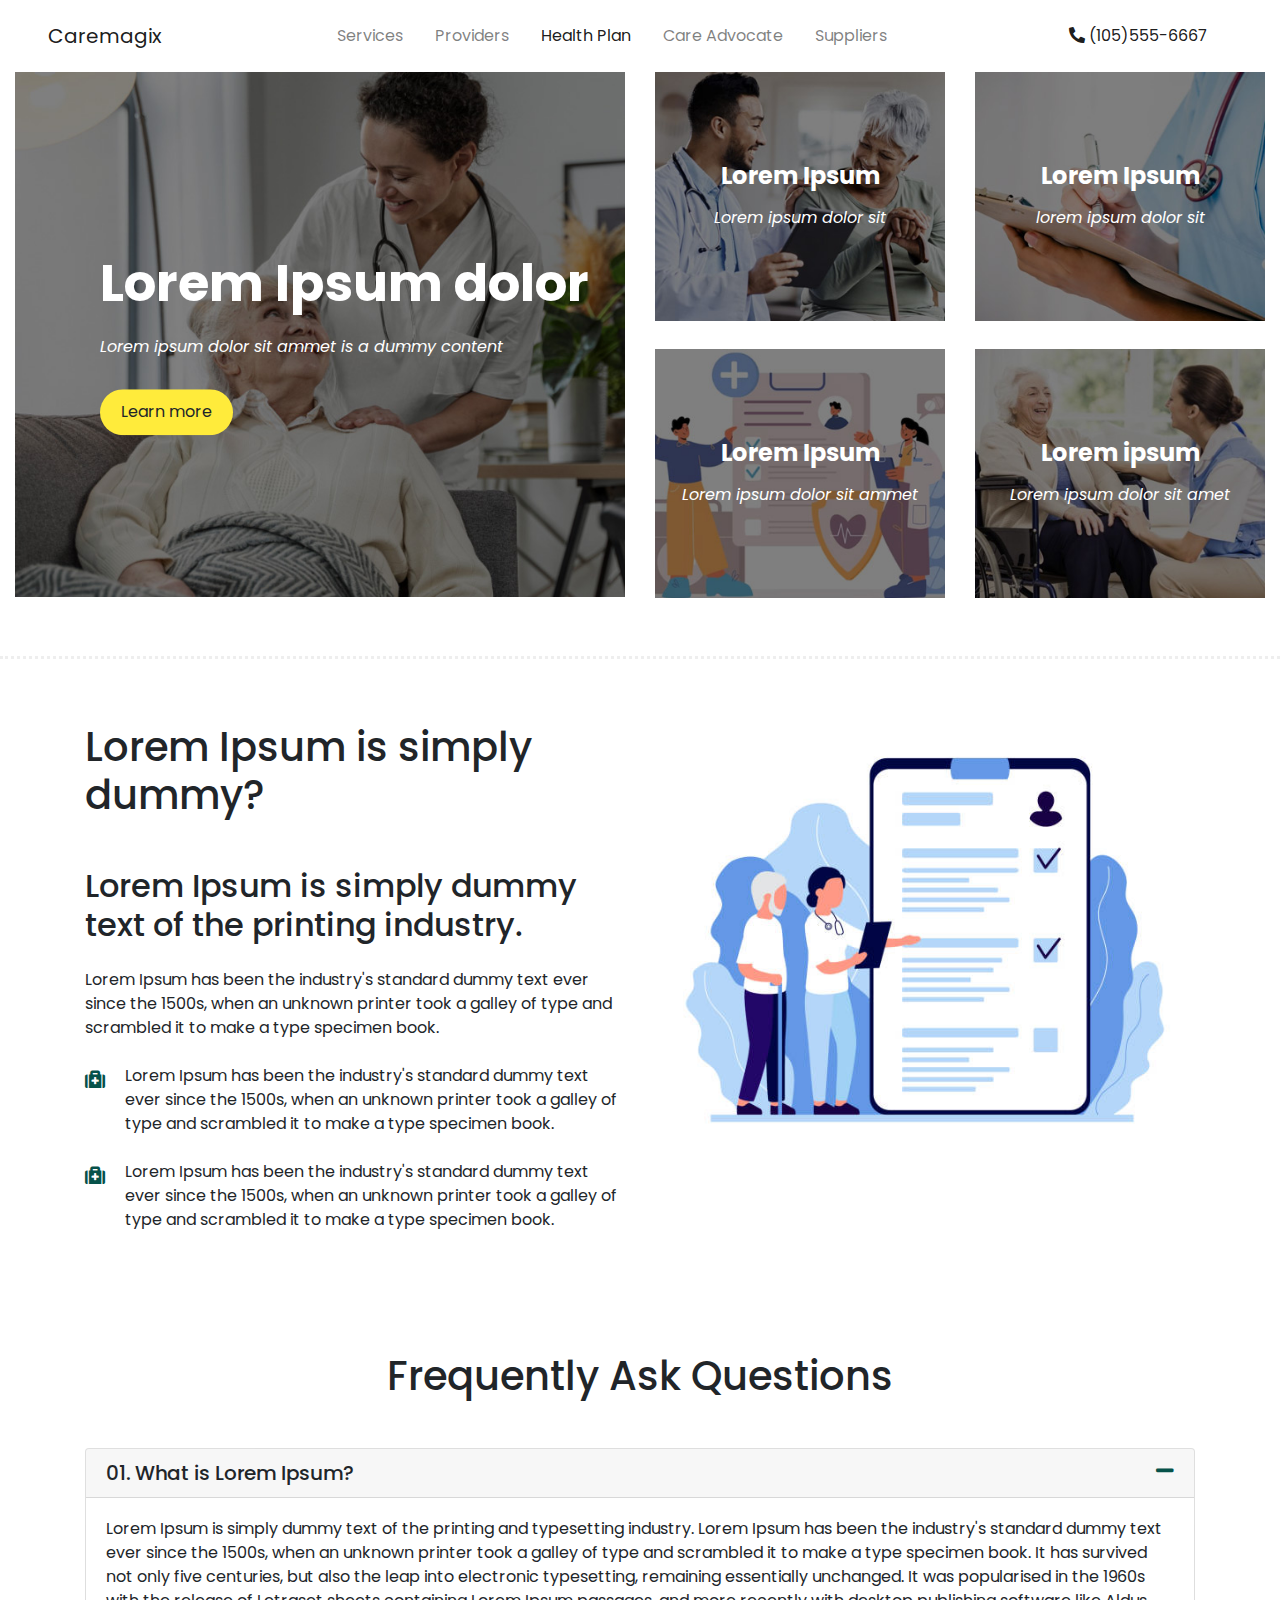
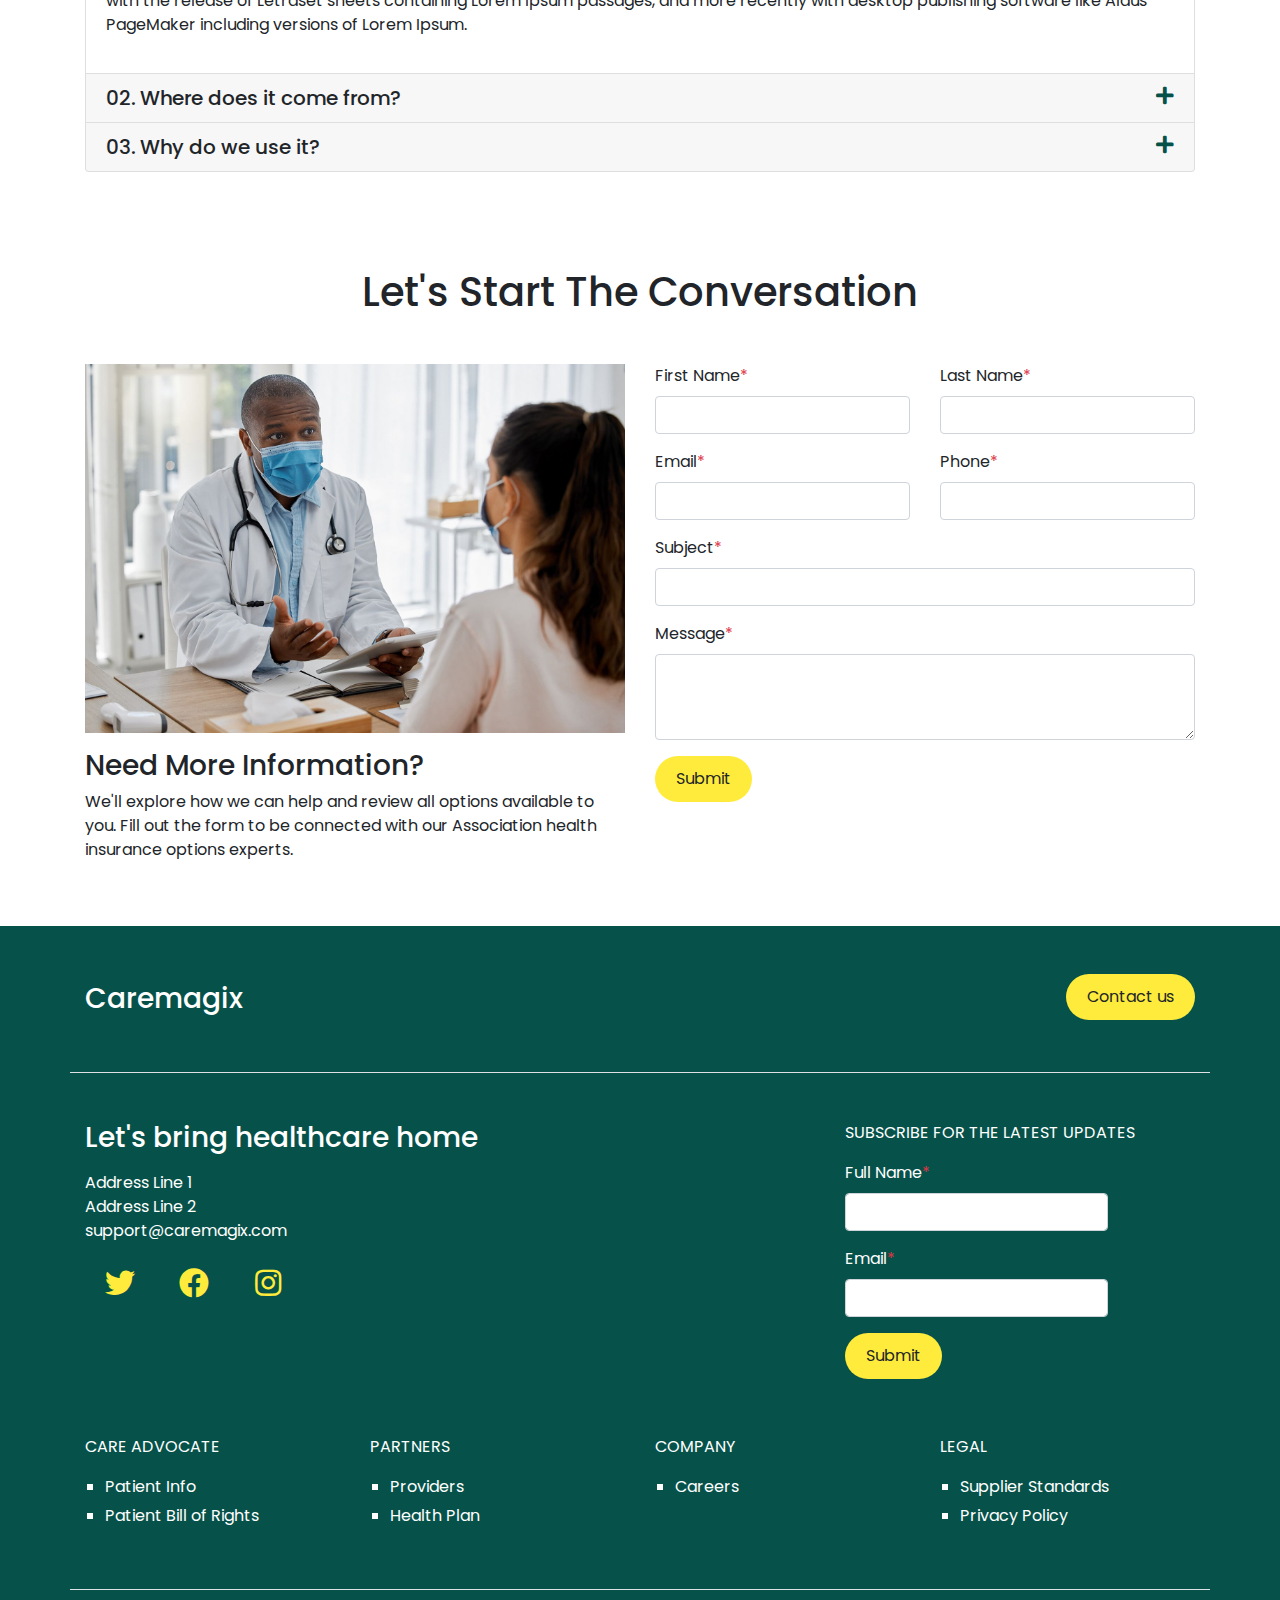
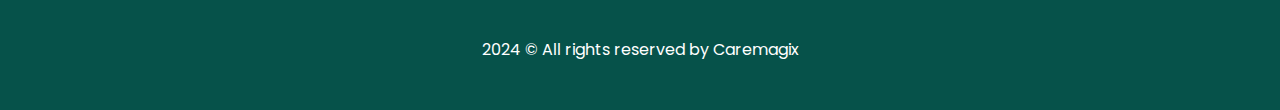
<file: health-plan.html>
<!DOCTYPE html>
<html lang="en">

<head>
    <meta charset="UTF-8">
    <meta name="viewport"
        content="width=device-width, initial-scale=1, maximum-scale=1, minimum-scale=1, user-scalable=1">
    <title>Caremagix</title>
    <!-- Add Bootstrap CSS -->
    <link rel="stylesheet" href="https://stackpath.bootstrapcdn.com/bootstrap/4.5.2/css/bootstrap.min.css">

    <link rel="stylesheet" href="https://cdnjs.cloudflare.com/ajax/libs/font-awesome/5.15.3/css/all.min.css">
    <link rel="preconnect" href="https://fonts.googleapis.com">
    <link rel="preconnect" href="https://fonts.gstatic.com" crossorigin>
    <link
        href="https://fonts.googleapis.com/css2?family=Poppins:ital,wght@0,100;0,200;0,300;0,400;0,500;0,600;0,700;0,800;0,900;1,100;1,200;1,300;1,400;1,500;1,600;1,700;1,800;1,900&display=swap"
        rel="stylesheet">
    <link rel="stylesheet" href="css/custom.css">
</head>

<body>
    <header>
        <nav class="navbar navbar-expand-lg navbar-light px-5">
            <a class="navbar-brand" href="/">Caremagix</a>
            <button class="navbar-toggler" type="button" data-toggle="collapse" data-target="#navbarSupportedContent"
                aria-controls="navbarSupportedContent" aria-expanded="false" aria-label="Toggle navigation">
                <span class="navbar-toggler-icon"></span>
            </button>

            <div class="collapse navbar-collapse" id="navbarSupportedContent">
                <ul class="navbar-nav mx-auto">
                    <li class="nav-item">
                        <a class="nav-link mx-2" href="services.html">Services</a>
                    </li>
                    <li class="nav-item">
                        <a class="nav-link mx-2" href="providers.html">Providers</a>
                    </li>
                    <li class="nav-item active">
                        <a class="nav-link mx-2" href="health-plan.html">Health Plan <span class="sr-only">(current)</span></a>
                    </li>
                    <li class="nav-item">
                        <a class="nav-link mx-2" href="care-advocate.html">Care Advocate</a>
                    </li>
                    <li class="nav-item">
                        <a class="nav-link mx-2" href="suppliers.html">Suppliers</a>
                    </li>
                    <!-- <li class="nav-item dropdown">
              <a class="nav-link dropdown-toggle" href="#" id="navbarDropdown" role="button" data-toggle="dropdown" aria-haspopup="true" aria-expanded="false">
                Dropdown
              </a>
              <div class="dropdown-menu" aria-labelledby="navbarDropdown">
                <a class="dropdown-item" href="#">Action</a>
                <a class="dropdown-item" href="#">Another action</a>
                <div class="dropdown-divider"></div>
                <a class="dropdown-item" href="#">Something else here</a>
              </div>
            </li> -->
                    <!-- <li class="nav-item">
              <a class="nav-link disabled" href="#" tabindex="-1" aria-disabled="true">Disabled</a>
            </li> -->
                </ul>
                <span class="navbar-text">
                    <a class="nav-link mx-2" href="#"><i class="fas fa-phone-alt"></i> (105)555-6667</a>
                </span>
                <!-- <form class="form-inline my-2 my-lg-0">
            <input class="form-control mr-sm-2" type="search" placeholder="Search" aria-label="Search">
            <button class="btn btn-outline-success my-2 my-sm-0" type="submit">Search</button>
          </form> -->
            </div>
        </nav>
    </header>
    <main>

        <!-- ***** Main Banner Area Start ***** -->
        <div class="main-banner" id="top">
            <div class="container-fluid">
                <div class="row">
                    <div class="col-lg-6">
                        <div class="left-content">
                            <div class="thumb">
                                <div class="inner-content">
                                    <h4>Lorem Ipsum dolor</h4>
                                    <span>Lorem ipsum dolor sit ammet is a dummy content</span>
                                    <!-- <div class="main-border-button">
                                        <a href="#">Purchase Now!</a>
                                    </div> -->
                                    <a class="btn yellow-button">Learn more</a>
                                </div>
                                <img src="images/health-plan1.jpg" alt="">
                            </div>
                        </div>
                    </div>
                    <div class="col-lg-6">
                        <div class="right-content">
                            <div class="row">
                                <div class="col-lg-6">
                                    <div class="right-first-image">
                                        <div class="thumb">
                                            <div class="inner-content">
                                                <h4>Lorem Ipsum</h4>
                                                <span>Lorem ipsum dolor sit</span>
                                            </div>
                                            <div class="hover-content">
                                                <div class="inner">
                                                    <h4>Lorem Ipsum</h4>
                                                    <p>Lorem ipsum dolor sit amet, conservisii ctetur adipiscing elit incid.</p>
                                                    <!-- <div class="main-border-button">
                                                        <a href="#">Discover More</a>
                                                    </div> -->
                                                </div>
                                            </div>
                                            <img src="images/health-plan2.jpg">
                                        </div>
                                    </div>
                                </div>
                                <div class="col-lg-6">
                                    <div class="right-first-image">
                                        <div class="thumb">
                                            <div class="inner-content">
                                                <h4>Lorem Ipsum</h4>
                                                <span>lorem ipsum dolor sit</span>
                                            </div>
                                            <div class="hover-content">
                                                <div class="inner">
                                                    <h4>Lorem Ipsum</h4>
                                                    <p>Lorem ipsum dolor sit amet, conservisii ctetur adipiscing elit incid.</p>
                                                    <!-- <div class="main-border-button">
                                                        <a href="#">Discover More</a>
                                                    </div> -->
                                                </div>
                                            </div>
                                            <img src="images/health-plan3.jpg">
                                        </div>
                                    </div>
                                </div>
                                <div class="col-lg-6">
                                    <div class="right-first-image">
                                        <div class="thumb">
                                            <div class="inner-content">
                                                <h4>Lorem Ipsum</h4>
                                                <span>Lorem ipsum dolor sit ammet</span>
                                            </div>
                                            <div class="hover-content">
                                                <div class="inner">
                                                    <h4>Lorem</h4>
                                                    <p>Lorem ipsum dolor sit ammet</p>
                                                    <!-- <div class="main-border-button">
                                                        <a href="#">Discover More</a>
                                                    </div> -->
                                                </div>
                                            </div>
                                            <img src="images/health-plan4.jpg">
                                        </div>
                                    </div>
                                </div>
                                <div class="col-lg-6">
                                    <div class="right-first-image">
                                        <div class="thumb">
                                            <div class="inner-content">
                                                <h4>Lorem ipsum</h4>
                                                <span>Lorem ipsum dolor sit amet</span>
                                            </div>
                                            <div class="hover-content">
                                                <div class="inner">
                                                    <h4>Lorem Ipsum</h4>
                                                    <p>Lorem ipsum dolor sit amet, conservisii ctetur adipiscing elit incid.</p>
                                                    <!-- <div class="main-border-button">
                                                        <a href="#">Discover More</a>
                                                    </div> -->
                                                </div>
                                            </div>
                                            <img src="images/health-plan5.jpg">
                                        </div>
                                    </div>
                                </div>
                            </div>
                        </div>
                    </div>
                </div>
            </div>
        </div>
        <!-- ***** Main Banner Area End ***** -->

        <div class="container healthplan-content my-5">
            <div class="row">
                <div class="col-12 col-md-6">
                    <h1 class="mb-5 mt-3">Lorem Ipsum is simply dummy?</h1>
                    <h2 class="mb-4">Lorem Ipsum is simply dummy text of the printing industry.</h2>
                    <p class="mb-4">Lorem Ipsum has been the industry's standard dummy text ever since the 1500s, when an unknown printer took a galley of type and scrambled it to make a type specimen book.
                    </p>
                    <ul>
                        <li class="mb-4">Lorem Ipsum has been the industry's standard dummy text ever since the 1500s, when an unknown printer took a galley of type and scrambled it to make a type specimen book.</li>
                        <li class="mb-4">Lorem Ipsum has been the industry's standard dummy text ever since the 1500s, when an unknown printer took a galley of type and scrambled it to make a type specimen book.</li>
                    </ul>
                </div>
                <div class="col-12 col-md-6">
                    <img src="images/health-plan6.jpg" class="w-100" alt="" />
                </div>
            </div>
        </div>

        <section>
            <div class="container">
                <div class="row">
                    <div class="col-12 text-center">
                        <h1 class="my-5">Frequently Ask Questions</h1>
                    </div>
                </div>
                <div class="row">
                    <div class="col-12">
                        <div class="demo">
                            <div class="accordion" id="accordionExample">
                              <div class="card">
                                <div class="card-header" id="headingOne">
                                  <h2 class="mb-0">
                                    <div class="accor-title" data-toggle="collapse" data-target="#collapseOne"><i class="fa fa-plus"></i> 01. What is Lorem Ipsum?</div>
                                  </h2>
                                </div>
                                <div id="collapseOne" class="collapse show" aria-labelledby="headingOne" data-parent="#accordionExample">
                                  <div class="card-body">
                                    <p>Lorem Ipsum is simply dummy text of the printing and typesetting industry. Lorem Ipsum has been the industry's standard dummy text ever since the 1500s, when an unknown printer took a galley of type and scrambled it to make a type specimen book. It has survived not only five centuries, but also the leap into electronic typesetting, remaining essentially unchanged. It was popularised in the 1960s with the release of Letraset sheets containing Lorem Ipsum passages, and more recently with desktop publishing software like Aldus PageMaker including versions of Lorem Ipsum.</p>
                                  </div>
                                </div>
                              </div>
                              <div class="card">
                                <div class="card-header" id="headingTwo">
                                  <h2 class="mb-0">
                                    <div class="accor-title collapsed" data-toggle="collapse" data-target="#collapseTwo"><i class="fa fa-plus"></i> 02. Where does it come from?</div>
                                  </h2>
                                </div>
                                <div id="collapseTwo" class="collapse" aria-labelledby="headingTwo" data-parent="#accordionExample">
                                  <div class="card-body">
                                    <p>Contrary to popular belief, Lorem Ipsum is not simply random text. It has roots in a piece of classical Latin literature from 45 BC, making it over 2000 years old. Richard McClintock, a Latin professor at Hampden-Sydney College in Virginia, looked up one of the more obscure Latin words, consectetur, from a Lorem Ipsum passage, and going through the cites of the word in classical literature, discovered the undoubtable source. Lorem Ipsum comes from sections 1.10.32 and 1.10.33 of "de Finibus Bonorum et Malorum" (The Extremes of Good and Evil) by Cicero, written in 45 BC. This book is a treatise on the theory of ethics, very popular during the Renaissance. The first line of Lorem Ipsum, "Lorem ipsum dolor sit amet..", comes from a line in section 1.10.32.</p>
                                  </div>
                                </div>
                              </div>
                              <div class="card">
                                <div class="card-header" id="headingThree">
                                  <h2 class="mb-0">
                                    <div class="accor-title collapsed" data-toggle="collapse" data-target="#collapseThree"><i class="fa fa-plus"></i> 03. Why do we use it?</div>
                                  </h2>
                                </div>
                                <div id="collapseThree" class="collapse" aria-labelledby="headingThree" data-parent="#accordionExample">
                                  <div class="card-body">
                                    <p>It is a long established fact that a reader will be distracted by the readable content of a page when looking at its layout. The point of using Lorem Ipsum is that it has a more-or-less normal distribution of letters, as opposed to using 'Content here, content here', making it look like readable English. Many desktop publishing packages and web page editors now use Lorem Ipsum as their default model text, and a search for 'lorem ipsum' will uncover many web sites still in their infancy. Various versions have evolved over the years, sometimes by accident, sometimes on purpose (injected humour and the like).</p>
                                  </div>
                                </div>
                              </div>
                            </div>
                          </div>
                    </div>
                </div>
            </div>
        </section>

        <section class="position-relative">
        <div class="container health-conversation my-5">
            <div class="row">
                <div class="col-12 text-center">
                    <h1 class="my-5">Let's Start The Conversation</h1>
                </div>
            </div>
            <div class="row">
                <div class="col-12 col-md-6">
                    <img src="images/health-conversion1.jpg" class="w-100 mb-3" alt="" />
                    <h3>Need More Information?</h3>
                    <p>We'll explore how we can help and review all options available to you. Fill out the form to be connected with our Association health insurance options experts.</p>
                </div>
                <div class="col-12 col-md-6">
                    <form method="post">
                        <div class="row">
                            <div class="col-12 col-md-6">
                                <div class="form-group">
                                    <label for="health_first_name">First Name<span class="text-danger">*</span></label>
                                    <input type="text" class="form-control" id="health_first_name" required>
                                </div>
                            </div>
                            <div class="col-12 col-md-6">
                                <div class="form-group">
                                    <label for="health_last_name">Last Name<span class="text-danger">*</span></label>
                                    <input type="text" class="form-control" id="health_last_name" required>
                                </div>
                            </div>
                            <div class="col-12 col-md-6">
                                <div class="form-group">
                                    <label for="health_email">Email<span class="text-danger">*</span></label>
                                    <input type="email" class="form-control" id="health_email" required>
                                </div>
                            </div>
                            <div class="col-12 col-md-6">
                                <div class="form-group">
                                    <label for="health_phone">Phone<span class="text-danger">*</span></label>
                                    <input type="number" class="form-control" id="health_phone" required>
                                </div>
                            </div>
                            <div class="col-12">
                                <div class="form-group">
                                    <label for="health_subject">Subject<span class="text-danger">*</span></label>
                                    <input type="number" class="form-control" id="health_subject" required>
                                </div>
                            </div>
                            <div class="col-12">
                                <div class="form-group">
                                    <label for="health_message">Message<span class="text-danger">*</span></label>
                                    <textarea type="number" class="form-control" id="health_message" cols="40" rows="3" required></textarea>
                                </div>
                            </div>
                            <div class="col-12">
                                <button type="submit" class="btn yellow-button">Submit</button>
                            </div>
                        </div>
                    </form>
                </div>
            </div>
        </div>
        </section>

    </main>

    <!-- ======= Footer ======= -->
    <footer>

        <div class="container-fluid footer-bg py-5">
            <div class="container">
                <div class="row border-bottom pb-5">
                    <div class="col-6 col-md-6">
                        <h3 class="text-white mt-2">Caremagix</h3>
                    </div>
                    <div class="col-6 col-md-6">
                        <a class="btn yellow-button float-right">Contact us</a>
                    </div>
                </div>
                <div class="row py-5">
                    <div class="col-12 col-md-8">
                        <h3 class="text-white mb-3">Let's bring healthcare home</h3>
                        <address class="text-white">
                            Address Line 1<br />
                            Address Line 2<br />
                            <a href="mailto:support@caremagix.com" class="text-white">support@caremagix.com</a>
                        </address>
                        <ul class="social">
                            <li><a href="#"><i class="fab fa-twitter"></i></a></li>
                            <li><a href="#"><i class="fab fa-facebook"></i></a></li>
                            <li><a href="#"><i class="fab fa-instagram"></i></a></li>
                        </ul>
                    </div>
                    <div class="col-12 col-md-4">
                        <span class="mb-3 d-block text-uppercase text-white">SUBSCRIBE FOR THE LATEST UPDATES</span>
                        <form class="mr-auto w-75" method="post">
                            <div class="form-group">
                                <label for="sus_fullname" class="text-white">Full Name<span
                                        class="text-danger">*</span></label>
                                <input type="text" class="form-control" id="sus_fullname" required>
                            </div>
                            <div class="form-group">
                                <label for="sus_email" class="text-white">Email<span
                                        class="text-danger">*</span></label>
                                <input type="email" class="form-control" id="sus_email" required>
                            </div>
                            <button type="submit" class="btn yellow-button">Submit</button>
                        </form>
                    </div>
                </div>
                <div class="row py-2">
                    <div class="col-12 col-md-3">
                        <span class="mb-3 d-block text-uppercase text-white">Care Advocate</span>
                        <ul class="footer-list">
                            <li><a href="#">Patient Info</a></li>
                            <li><a href="#">Patient Bill of Rights</a></li>
                        </ul>
                    </div>
                    <div class="col-12 col-md-3">
                        <span class="mb-3 d-block text-uppercase text-white">PARTNERS</span>
                        <ul class="footer-list">
                            <li><a href="#">Providers</a></li>
                            <li><a href="#">Health Plan</a></li>
                        </ul>
                    </div>
                    <div class="col-12 col-md-3">
                        <span class="mb-3 d-block text-uppercase text-white">Company</span>
                        <ul class="footer-list">
                            <li><a href="#">Careers</a></li>
                        </ul>
                    </div>
                    <div class="col-12 col-md-3">
                        <span class="mb-3 d-block text-uppercase text-white">Legal</span>
                        <ul class="footer-list">
                            <li><a href="#">Supplier Standards</a></li>
                            <li><a href="#">Privacy Policy</a></li>
                        </ul>
                    </div>
                </div>
                <div class="row border-top mt-5 pt-5">
                    <div class="col-12 col-md-12 text-center text-white">
                        2024 © All rights reserved by Caremagix
                    </div>
                </div>
            </div>
        </div>

    </footer><!-- End Footer -->


    <!-- Add Bootstrap and jQuery JS -->
    <script src="https://code.jquery.com/jquery-3.5.1.slim.min.js"></script>
    <script src="https://cdn.jsdelivr.net/npm/@popperjs/core@2.9.3/dist/umd/popper.min.js"></script>
    <script src="https://stackpath.bootstrapcdn.com/bootstrap/4.5.2/js/bootstrap.min.js"></script>

    <script>
        $(document).ready(function () {
        // Add minus icon for collapse element which is open by default
        $(".collapse.show").each(function () {
            $(this)
            .prev(".card-header")
            .find(".fa")
            .addClass("fa-minus")
            .removeClass("fa-plus");
        });

        // Toggle plus minus icon on show hide of collapse element
        $(".collapse")
            .on("show.bs.collapse", function () {
            $(this)
                .prev(".card-header")
                .find(".fa")
                .removeClass("fa-plus")
                .addClass("fa-minus");
            })
            .on("hide.bs.collapse", function () {
            $(this)
                .prev(".card-header")
                .find(".fa")
                .removeClass("fa-minus")
                .addClass("fa-plus");
            });
        });

    </script>

</body>

</html>
</file>
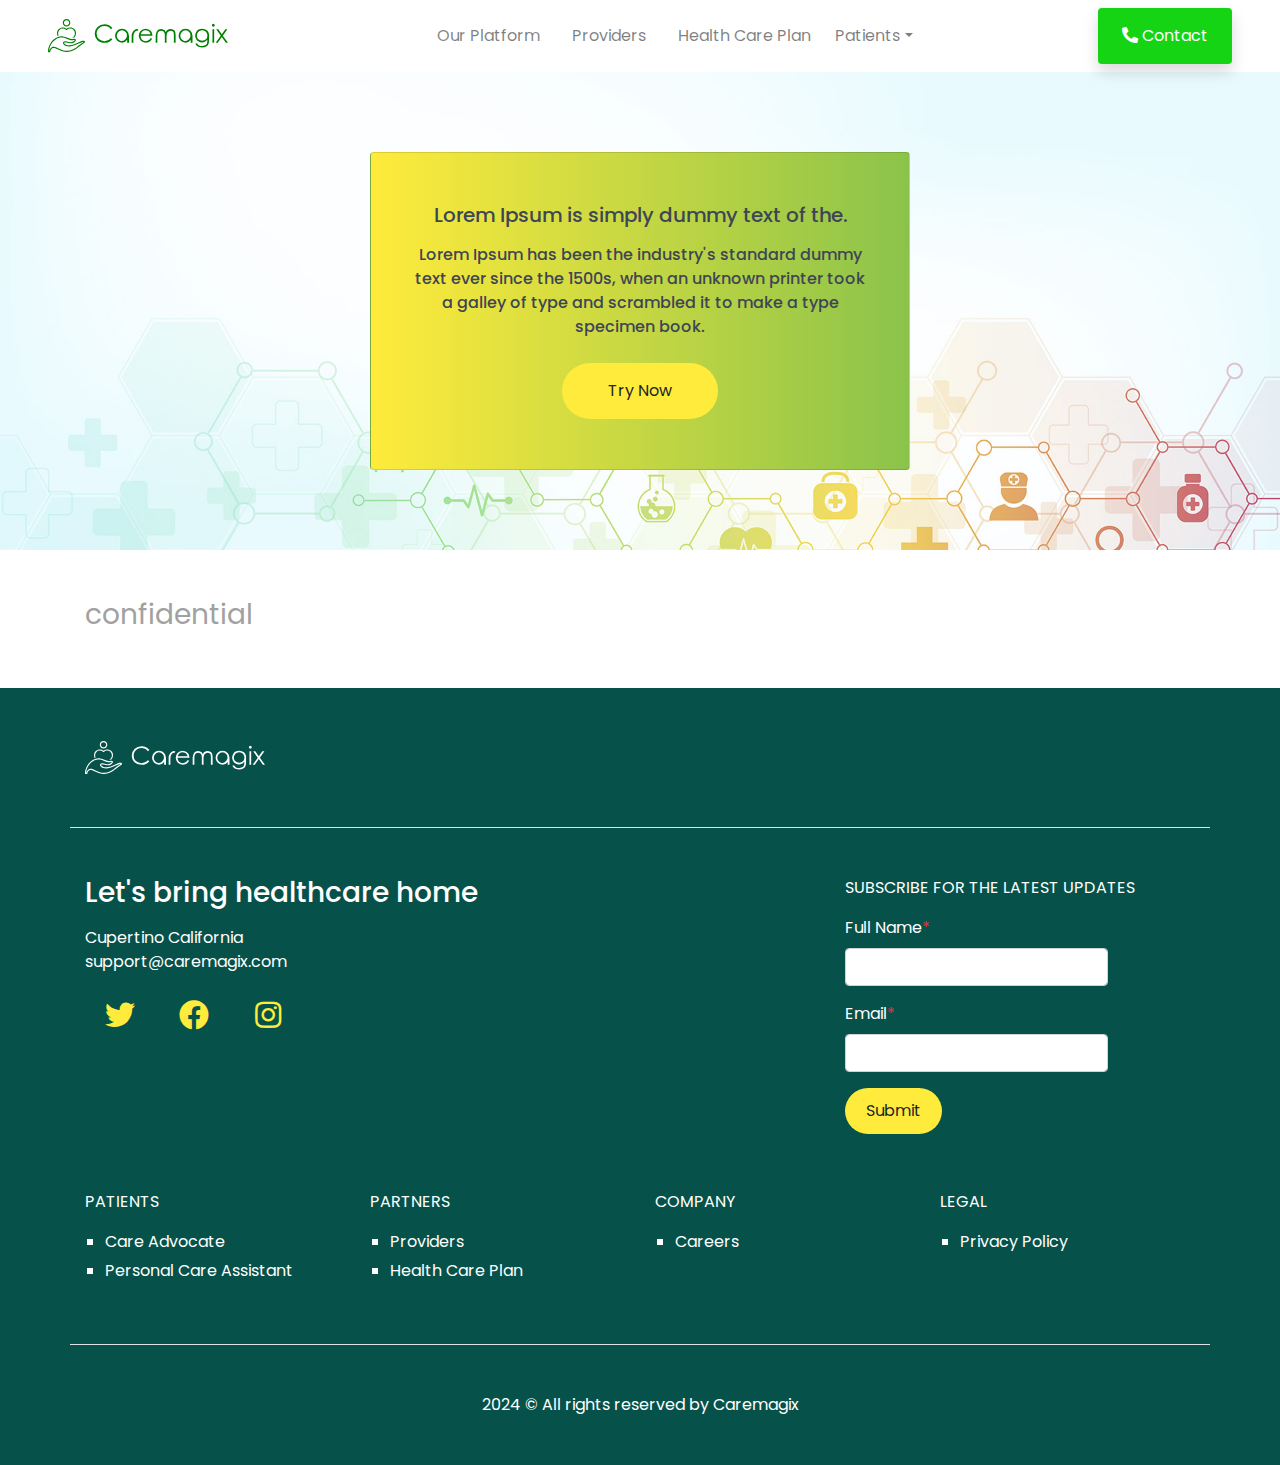
<file: llm.html>
<!DOCTYPE html>
<html lang="en">

<head>
    <meta charset="UTF-8">
    <meta name="viewport"
        content="width=device-width, initial-scale=1, maximum-scale=1, minimum-scale=1, user-scalable=1">
    <title>Caremagix</title>
    <!-- Add Bootstrap CSS -->
    <link rel="stylesheet" href="https://stackpath.bootstrapcdn.com/bootstrap/4.5.2/css/bootstrap.min.css">

    <link rel="stylesheet" href="https://cdnjs.cloudflare.com/ajax/libs/font-awesome/5.15.3/css/all.min.css">
    <link rel="preconnect" href="https://fonts.googleapis.com">
    <link rel="preconnect" href="https://fonts.gstatic.com" crossorigin>
    <link
        href="https://fonts.googleapis.com/css2?family=Poppins:ital,wght@0,100;0,200;0,300;0,400;0,500;0,600;0,700;0,800;0,900;1,100;1,200;1,300;1,400;1,500;1,600;1,700;1,800;1,900&display=swap"
        rel="stylesheet">
    <link rel="stylesheet" href="css/custom.css">
</head>

<body>

    <div class="modal fade" id="exampleModal" tabindex="-1" aria-labelledby="exampleModalLabel" aria-hidden="true">
        <div class="modal-dialog">
            <div class="modal-content">
                <div class="modal-header">
                    <h5 class="modal-title" id="exampleModalLabel">Alert</h5>
                    <button type="button" class="close" data-dismiss="modal" aria-label="Close">
                        <span aria-hidden="true">&times;</span>
                    </button>
                </div>
                <div class="modal-body">
                    Ask your question to continue
                </div>
                <div class="modal-footer">
                    <button type="button" class="btn btn-secondary" data-dismiss="modal">Close</button>
                </div>
            </div>
        </div>
    </div>

    <header>
        <nav class="navbar navbar-expand-lg navbar-light px-5">
            <!-- <a class="navbar-brand" href="/">Caremagix</a> -->
            <a class="navbar-brand" href="/">
                <svg width="180" fill="green" viewBox="0 0 369.9130434782609 68.965792093766" class="looka-1j8o68f">
                    <defs id="SvgjsDefs1011"></defs>
                    <g id="SvgjsG1012" featurekey="S6ay6y-0"
                        transform="matrix(0.5944697416259555,0,0,0.5944697416259555,0.0002290399318856106,-3.5668184497557327)"
                        fill="#ffffff">
                        <title xmlns="http://www.w3.org/2000/svg">Modern Business 6 expandlines</title>
                        <path xmlns="http://www.w3.org/2000/svg"
                            d="M64,32c7.2,0,13-5.8,13-13S71.2,6,64,6c-7.2,0-13,5.8-13,13c0,0,0,0,0,0C51,26.2,56.8,32,64,32z M64,10c5,0,9,4,9,9  s-4,9-9,9s-9-4-9-9c0,0,0,0,0,0C55,14,59,10,64,10z">
                        </path>
                        <path xmlns="http://www.w3.org/2000/svg"
                            d="M36.8,63.2c-3.3-6.4-2.1-14.2,2.9-19.4c6.1-6.3,16.1-6.5,22.4-0.4c0.1,0.1,0.3,0.3,0.4,0.4c0.8,0.8,2.1,0.8,2.9,0  c6.1-6.3,16.1-6.5,22.4-0.4c0.1,0.1,0.3,0.3,0.4,0.4c6.3,6.6,6.3,16.9,0,23.5l-4.2,4.3c0.7,0,1.4-0.1,2-0.3c1.5-0.5,3.1-0.8,4.7-0.9  l0.3-0.3c7.8-8.1,7.8-21,0-29.1C83.8,33.5,72,32.9,64,39.7c-8-6.8-19.8-6.2-27.1,1.3c-6,6.2-7.6,15.5-3.9,23.4  C34.3,64,35.5,63.6,36.8,63.2z">
                        </path>
                        <path xmlns="http://www.w3.org/2000/svg"
                            d="M127.7,83.5c-1.1-2.6-6.7-2.3-7-2.3c-1.9,0.3-6,0.8-14.1,4.8C96.5,91,85.7,96,74,96.9c-6.5,0.6-14.4-1.9-17.6-6.3  c-0.7-0.8-0.8-2.2-0.5-2.5c0.8-1,5.6-1.6,15.3,0.9c13.2,3.7,20.1-2.9,20.9-3.8c2.5-2.3,5.7-5.8,4-8.7c-1.5-2.6-5.6-2.4-8.9-1.4  c-3.4,1-7.1,0.3-10.2-0.6c-3.4-0.9-6.7-2.2-10-3.4c-4.7-2-9.6-3.5-14.6-4.5c-8.5-1.6-17.1,0.2-25.6,5.2c-6.9,4-12.8,9.6-17.2,16.3  c-8.9,13.8-10,24.3-9.5,30.6c0.1,1.6,1.2,2.8,2.7,3.2c1.6,0.4,3.2-0.3,4.1-1.6c0.7-0.9,1.1-1.9,1.3-3c0-0.2,0.1-0.5,0.2-0.8  c0.9-3.8,3.3-7.1,6.6-9.2l0.3-0.1c4.4-2.4,8.5-0.7,17.3,3.4c3.7,1.8,8.4,3.9,14.1,6.1c26,8.9,44.2-2,55.6-10.9  c9.5-7.4,20.4-14.8,20.4-14.8C124.5,89.8,129.2,86.9,127.7,83.5z M120.6,87.5c-0.1,0.1-11.1,7.5-20.7,15  c-10.7,8.4-27.7,18.5-51.8,10.3c-5.5-2.1-9.9-4.1-13.8-5.9c-8.8-4.1-14.6-6.8-20.9-3.3l-0.1,0c-0.1,0-0.2,0.1-0.3,0.1  c-4.2,2.7-7.2,6.9-8.4,11.7c-0.1,0.6-0.3,1.3-0.5,1.9c-0.3-5.8,1.1-15,8.9-27.2c4-6.2,9.5-11.3,15.9-15c5.3-3.3,11.3-5.1,17.6-5.2  c1.8,0,3.6,0.2,5.3,0.5c4.8,1,9.4,2.5,13.9,4.4c3.3,1.3,6.8,2.6,10.4,3.6c3.5,1,8,1.9,12.4,0.6c1.3-0.5,2.7-0.6,4.1-0.4  c-0.2,0.5-0.9,1.7-3.2,3.8c0,0-0.1,0.1-0.1,0.1c-0.2,0.2-5.6,5.9-17,2.7c-10.5-2.7-17.1-2.6-19.5,0.5c-1.4,1.8-1.3,4.2,0.3,7.1  c0.1,0.1,4.7,8.8,21.3,8.2c12.4-1,23.6-6.1,34-11.3c7.6-3.8,11-4.2,12.9-4.5c0.8-0.1,1.7-0.2,2.5-0.1  C122.8,86,121.7,86.8,120.6,87.5L120.6,87.5z">
                        </path>
                    </g>
                    <g id="SvgjsG1013" featurekey="j5pGhi-0"
                        transform="matrix(2.560820016550997,0,0,2.560820016550997,93.224431041536,-1.0781079386497883)"
                        fill="#ffffff">
                        <path
                            d="M15.244 7.715 l-1.1523 0.85938 q-0.9375 -1.23046875 -2.260742188 -1.860351563 t-2.9053 -0.62988 q-1.73828125 0 -3.212890625 0.830078125 t-2.29 2.2314 t-0.81543 3.1592 q0 2.646484375 1.81640625 4.262695313 t4.5801 1.6162 q3.046875 0 5.087890625 -2.3828125 l1.1523 0.86914 q-1.083984375 1.376953125 -2.705078125 2.12890625 t-3.6133 0.75195 q-3.80859375 0 -6.005859375 -2.529296875 q-1.8359375 -2.138671875 -1.8359375 -4.84375 q0 -3.173828125 2.231445313 -5.3515625 t5.5811 -2.1777 q2.03125 0 3.666992188 0.8056640625 t2.6807 2.2607 z M22.968753125 8.203 q2.470703125 0 4.1015625 1.787109375 q1.50390625 1.630859375 1.50390625 3.876953125 q0.01953125 5.546875 0 5.634765625 l-1.4551 0 l0 -2.4316 q-1.142578125 2.12890625 -4.150390625 2.3828125 q-2.4609375 0 -4.018554688 -1.674804688 t-1.5576 -3.9111 q0 -2.2265625 1.474609375 -3.8671875 q1.630859375 -1.796875 4.1015625 -1.796875 z M22.968753125 9.551 q-1.708984375 0 -2.939453125 1.26953125 t-1.2305 3.0664 q0 1.162109375 0.6298828125 2.236328125 t2.1338 1.8164 q3.76953125 0.83984375 5.361328125 -3.427734375 q0.087890625 -1.3671875 -0.29296875 -2.6171875 q-0.2734375 -0.56640625 -0.751953125 -1.07421875 q-1.201171875 -1.26953125 -2.91015625 -1.26953125 z M30.722696875 14.541 l0 -1.2891 q0.15625 -0.966796875 0.44921875 -1.572265625 q0.68359375 -1.6796875 1.8359375 -2.4609375 t1.9141 -0.78125 q0.56640625 0 1.2109375 0.37109375 l-0.71289 1.1523 q-0.908203125 -0.33203125 -1.801757813 0.537109375 t-1.2354 1.8945 q-0.25390625 0.908203125 -0.25390625 3.408203125 l0 3.623 l-1.4063 0 l0 -4.8828 z M45.95715625 15.6348 l1.1523 0.61523 q-0.556640625 1.123046875 -1.30859375 1.806640625 t-1.6895 1.04 t-2.1191 0.35645 q-2.6171875 0 -4.091796875 -1.713867188 t-1.4746 -3.8721 q0 -2.041015625 1.25 -3.6328125 q1.58203125 -2.03125 4.248046875 -2.03125 q2.724609375 0 4.365234375 2.080078125 q1.162109375 1.46484375 1.171875 3.65234375 l-9.6191 0 q0.0390625 1.875 1.19140625 3.071289063 t2.8418 1.1963 q0.8203125 0 1.591796875 -0.2880859375 t1.3135 -0.75684 t1.1768 -1.5234 z M45.95715625 12.7539 q-0.2734375 -1.103515625 -0.80078125 -1.762695313 t-1.3965 -1.0645 t-1.8262 -0.40527 q-1.572265625 0 -2.705078125 1.015625 q-0.8203125 0.7421875 -1.240234375 2.216796875 l7.9688 0 z M50.00979375 15.293 l0 -1.709 q0.17578125 -2.1875 0.91796875 -3.203125 q0.615234375 -0.927734375 1.611328125 -1.474609375 q0.654296875 -0.419921875 1.865234375 -0.44921875 q0.78125 0 1.58203125 0.29296875 t1.2402 0.78125 t0.88867 1.4648 q0.244140625 -0.625 1.025390625 -1.46484375 q0.380859375 -0.322265625 0.986328125 -0.634765625 q0.41015625 -0.263671875 1.904296875 -0.439453125 q1.11328125 0 2.138671875 0.556640625 t1.4404 1.5674 t0.41504 3.0127 l0 5.8496 l-1.4063 0 l0 -5.8496 q0 -1.71875 -0.244140625 -2.36328125 t-0.83984 -1.04 t-1.4355 -0.39551 q-1.58203125 0.107421875 -2.705078125 1.533203125 q-0.439453125 0.60546875 -0.6640625 2.685546875 l0 5.4297 l-1.377 0 l0 -5.4883 q0 -1.93359375 -0.4296875 -2.631835938 t-1.0254 -1.1133 t-1.4844 -0.41504 q-0.95703125 0 -1.645507813 0.48828125 t-1.0791 1.46 t-0.3125 3.1592 l0 4.541 l-1.3672 0 l0 -4.1504 z M73.9746125 8.203 q2.470703125 0 4.1015625 1.787109375 q1.50390625 1.630859375 1.50390625 3.876953125 q0.01953125 5.546875 0 5.634765625 l-1.4551 0 l0 -2.4316 q-1.142578125 2.12890625 -4.150390625 2.3828125 q-2.4609375 0 -4.018554688 -1.674804688 t-1.5576 -3.9111 q0 -2.2265625 1.474609375 -3.8671875 q1.630859375 -1.796875 4.1015625 -1.796875 z M73.9746125 9.551 q-1.708984375 0 -2.939453125 1.26953125 t-1.2305 3.0664 q0 1.162109375 0.6298828125 2.236328125 t2.1338 1.8164 q3.76953125 0.83984375 5.361328125 -3.427734375 q0.087890625 -1.3671875 -0.29296875 -2.6171875 q-0.2734375 -0.56640625 -0.751953125 -1.07421875 q-1.201171875 -1.26953125 -2.91015625 -1.26953125 z M92.87065625 17.0117 q0 2.255859375 -0.400390625 3.30078125 q-0.537109375 1.474609375 -1.879882813 2.270507813 t-3.2178 0.7959 q-1.38671875 0 -2.48046875 -0.390625 t-1.7871 -1.0449 t-1.2695 -1.9141 l1.4941 0 q0.615234375 1.064453125 1.577148438 1.572265625 t2.3975 0.50781 q1.40625 0 2.377929688 -0.52734375 t1.3818 -1.3184 t0.41016 -2.5684 l0 -0.54688 q-0.771484375 0.986328125 -1.899414063 1.513671875 t-2.3779 0.52734 q-1.474609375 0 -2.778320313 -0.732421875 t-2.0117 -1.9775 t-0.70801 -2.7295 t0.7373 -2.7686 t2.0459 -2.0313 t2.7441 -0.74707 q1.2109375 0 2.197265625 0.37109375 q0.830078125 0.302734375 1.962890625 1.162109375 q0.95703125 0.791015625 1.50390625 3.017578125 q-0.01953125 0.29296875 -0.01953125 4.2578125 z M87.40235625 9.531 q-1.171875 0 -2.172851563 0.56640625 t-1.5723 1.5625 t-0.57129 2.1582 q0 1.767578125 1.181640625 2.919921875 t3.0566 1.1523 q1.9140625 0 3.06640625 -1.142578125 t1.1523 -3.0078 q0 -1.2109375 -0.5322265625 -2.158203125 t-1.5039 -1.499 t-2.1045 -0.55176 z M96.279278125 4.3260000000000005 q0.46875 0 0.8056640625 0.33203125 t0.33691 0.80078 t-0.33691 0.80566 t-0.80566 0.33691 t-0.80078 -0.33691 t-0.33203 -0.80566 t0.33203 -0.80078 t0.80078 -0.33203 z M95.595678125 8.73 l1.377 0 l0 10.713 l-1.377 0 l0 -10.713 z M98.613285625 8.73 l1.6504 0 l2.832 3.9746 l2.8418 -3.9746 l1.6504 0 l-3.6719 5.0879 l4.1309 5.625 l-1.6699 0 l-3.2813 -4.502 l-3.2324 4.502 l-1.6406 0 l4.0527 -5.625 z">
                        </path>
                    </g>
                </svg> </a>
            <button class="navbar-toggler" type="button" data-toggle="collapse" data-target="#navbarSupportedContent"
                aria-controls="navbarSupportedContent" aria-expanded="false" aria-label="Toggle navigation">
                <span class="navbar-toggler-icon"></span>
            </button>

            <div class="collapse navbar-collapse" id="navbarSupportedContent">
                <ul class="navbar-nav mx-auto">
                    <li class="nav-item">
                        <a class="nav-link mx-2" href="our-platform.html">Our Platform</a>
                    </li>
                    <li class="nav-item">
                        <a class="nav-link mx-2" href="providers.html">Providers</a>
                    </li>
                    <li class="nav-item">
                        <a class="nav-link mx-2" href="health-care-plan.html">Health Care Plan</a>
                    </li>
                    <li class="nav-item dropdown">
                        <a class="nav-link dropdown-toggle" href="patients.html" id="navbarDropdown" role="button"
                            data-toggle="dropdown" aria-haspopup="true" aria-expanded="false">Patients</a>
                        <div class="dropdown-menu" aria-labelledby="navbarDropdown">
                            <a class="dropdown-item" href="care-advocate.html">Care Advocate</a>
                            <a class="dropdown-item" href="personal-care-assistant.html">Personal Care Assistant</a>
                        </div>
                    </li>
                    <!-- <li class="nav-item">
                        <a class="nav-link mx-2 px-4 yellow-button" href="sign-in.html">Sign in</a>
                    </li> -->
                </ul>
                <span class="navbar-text shadow rounded contactbtn">
                    <a class="nav-link mx-2 text-white" href="#contact"><i class="fas fa-phone-alt"></i> Contact</a>
                </span>
            </div>
        </nav>
    </header>
    <main class="suppliers text-center">
        <div class="c2a8 start-now-wrap">
            <div class="container">
                <!-- Row -->
                <div class="row justify-content-center">
                    <div class="col-lg-6 col-md-7 text-center both-space">
                        <div class="card bg-danger-gradiant">
                            <div class="card-body">
                                <div class="text-box">
                                    <h5 class="mb-3">Lorem Ipsum is simply dummy text of the.
                                    </h5>
                                    <h6 class="subtitle">Lorem Ipsum has been the industry's standard dummy text ever
                                        since the 1500s, when an unknown printer took a galley of type and scrambled it
                                        to make a type specimen book.</h6>
                                    <a class="btn yellow-button rounded-pill btn-md mt-3 start-now" href="#">
                                        <span>Try Now</span>
                                    </a>
                                </div>
                            </div>
                        </div>
                    </div>
                </div>
            </div>
        </div>

        <div class="container-fluid my-5">
            <div class="container">
                <div class="row">
                    <div class="col-12 text-left">
                        <h3 class="confidential">confidential</h3>
                    </div>
                </div>
            </div>
        </div>

        <div class="container-fluid mb-5 bg-light rounded-lg py-5 llm-model px-0">
            <iframe src="https://pdf.bluetickconsultants.com/login.html?session-restore=True" width="100%" height="600"
                frameborder="0" class="mb-5 shadow-sm"></iframe>
            <div class="row">
            </div>
        </div>
    </main>

    <!-- ======= Footer ======= -->
    <footer>
        <a id="contact"></a>
        <div class="container-fluid footer-bg py-5">
            <div class="container">
                <div class="row border-bottom pb-5">
                    <div class="col-6 col-md-6">
                        <a class="navbar-brand" href="/">
                            <svg width="180" viewBox="0 0 369.9130434782609 68.965792093766" class="looka-1j8o68f">
                                <defs id="SvgjsDefs1011"></defs>
                                <g featurekey="S6ay6y-0"
                                    transform="matrix(0.5944697416259555,0,0,0.5944697416259555,0.0002290399318856106,-3.5668184497557327)"
                                    fill="#ffffff">
                                    <title xmlns="http://www.w3.org/2000/svg">Modern Business 6 expandlines</title>
                                    <path xmlns="http://www.w3.org/2000/svg"
                                        d="M64,32c7.2,0,13-5.8,13-13S71.2,6,64,6c-7.2,0-13,5.8-13,13c0,0,0,0,0,0C51,26.2,56.8,32,64,32z M64,10c5,0,9,4,9,9  s-4,9-9,9s-9-4-9-9c0,0,0,0,0,0C55,14,59,10,64,10z">
                                    </path>
                                    <path xmlns="http://www.w3.org/2000/svg"
                                        d="M36.8,63.2c-3.3-6.4-2.1-14.2,2.9-19.4c6.1-6.3,16.1-6.5,22.4-0.4c0.1,0.1,0.3,0.3,0.4,0.4c0.8,0.8,2.1,0.8,2.9,0  c6.1-6.3,16.1-6.5,22.4-0.4c0.1,0.1,0.3,0.3,0.4,0.4c6.3,6.6,6.3,16.9,0,23.5l-4.2,4.3c0.7,0,1.4-0.1,2-0.3c1.5-0.5,3.1-0.8,4.7-0.9  l0.3-0.3c7.8-8.1,7.8-21,0-29.1C83.8,33.5,72,32.9,64,39.7c-8-6.8-19.8-6.2-27.1,1.3c-6,6.2-7.6,15.5-3.9,23.4  C34.3,64,35.5,63.6,36.8,63.2z">
                                    </path>
                                    <path xmlns="http://www.w3.org/2000/svg"
                                        d="M127.7,83.5c-1.1-2.6-6.7-2.3-7-2.3c-1.9,0.3-6,0.8-14.1,4.8C96.5,91,85.7,96,74,96.9c-6.5,0.6-14.4-1.9-17.6-6.3  c-0.7-0.8-0.8-2.2-0.5-2.5c0.8-1,5.6-1.6,15.3,0.9c13.2,3.7,20.1-2.9,20.9-3.8c2.5-2.3,5.7-5.8,4-8.7c-1.5-2.6-5.6-2.4-8.9-1.4  c-3.4,1-7.1,0.3-10.2-0.6c-3.4-0.9-6.7-2.2-10-3.4c-4.7-2-9.6-3.5-14.6-4.5c-8.5-1.6-17.1,0.2-25.6,5.2c-6.9,4-12.8,9.6-17.2,16.3  c-8.9,13.8-10,24.3-9.5,30.6c0.1,1.6,1.2,2.8,2.7,3.2c1.6,0.4,3.2-0.3,4.1-1.6c0.7-0.9,1.1-1.9,1.3-3c0-0.2,0.1-0.5,0.2-0.8  c0.9-3.8,3.3-7.1,6.6-9.2l0.3-0.1c4.4-2.4,8.5-0.7,17.3,3.4c3.7,1.8,8.4,3.9,14.1,6.1c26,8.9,44.2-2,55.6-10.9  c9.5-7.4,20.4-14.8,20.4-14.8C124.5,89.8,129.2,86.9,127.7,83.5z M120.6,87.5c-0.1,0.1-11.1,7.5-20.7,15  c-10.7,8.4-27.7,18.5-51.8,10.3c-5.5-2.1-9.9-4.1-13.8-5.9c-8.8-4.1-14.6-6.8-20.9-3.3l-0.1,0c-0.1,0-0.2,0.1-0.3,0.1  c-4.2,2.7-7.2,6.9-8.4,11.7c-0.1,0.6-0.3,1.3-0.5,1.9c-0.3-5.8,1.1-15,8.9-27.2c4-6.2,9.5-11.3,15.9-15c5.3-3.3,11.3-5.1,17.6-5.2  c1.8,0,3.6,0.2,5.3,0.5c4.8,1,9.4,2.5,13.9,4.4c3.3,1.3,6.8,2.6,10.4,3.6c3.5,1,8,1.9,12.4,0.6c1.3-0.5,2.7-0.6,4.1-0.4  c-0.2,0.5-0.9,1.7-3.2,3.8c0,0-0.1,0.1-0.1,0.1c-0.2,0.2-5.6,5.9-17,2.7c-10.5-2.7-17.1-2.6-19.5,0.5c-1.4,1.8-1.3,4.2,0.3,7.1  c0.1,0.1,4.7,8.8,21.3,8.2c12.4-1,23.6-6.1,34-11.3c7.6-3.8,11-4.2,12.9-4.5c0.8-0.1,1.7-0.2,2.5-0.1  C122.8,86,121.7,86.8,120.6,87.5L120.6,87.5z">
                                    </path>
                                </g>
                                <g featurekey="j5pGhi-0"
                                    transform="matrix(2.560820016550997,0,0,2.560820016550997,93.224431041536,-1.0781079386497883)"
                                    fill="#ffffff">
                                    <path
                                        d="M15.244 7.715 l-1.1523 0.85938 q-0.9375 -1.23046875 -2.260742188 -1.860351563 t-2.9053 -0.62988 q-1.73828125 0 -3.212890625 0.830078125 t-2.29 2.2314 t-0.81543 3.1592 q0 2.646484375 1.81640625 4.262695313 t4.5801 1.6162 q3.046875 0 5.087890625 -2.3828125 l1.1523 0.86914 q-1.083984375 1.376953125 -2.705078125 2.12890625 t-3.6133 0.75195 q-3.80859375 0 -6.005859375 -2.529296875 q-1.8359375 -2.138671875 -1.8359375 -4.84375 q0 -3.173828125 2.231445313 -5.3515625 t5.5811 -2.1777 q2.03125 0 3.666992188 0.8056640625 t2.6807 2.2607 z M22.968753125 8.203 q2.470703125 0 4.1015625 1.787109375 q1.50390625 1.630859375 1.50390625 3.876953125 q0.01953125 5.546875 0 5.634765625 l-1.4551 0 l0 -2.4316 q-1.142578125 2.12890625 -4.150390625 2.3828125 q-2.4609375 0 -4.018554688 -1.674804688 t-1.5576 -3.9111 q0 -2.2265625 1.474609375 -3.8671875 q1.630859375 -1.796875 4.1015625 -1.796875 z M22.968753125 9.551 q-1.708984375 0 -2.939453125 1.26953125 t-1.2305 3.0664 q0 1.162109375 0.6298828125 2.236328125 t2.1338 1.8164 q3.76953125 0.83984375 5.361328125 -3.427734375 q0.087890625 -1.3671875 -0.29296875 -2.6171875 q-0.2734375 -0.56640625 -0.751953125 -1.07421875 q-1.201171875 -1.26953125 -2.91015625 -1.26953125 z M30.722696875 14.541 l0 -1.2891 q0.15625 -0.966796875 0.44921875 -1.572265625 q0.68359375 -1.6796875 1.8359375 -2.4609375 t1.9141 -0.78125 q0.56640625 0 1.2109375 0.37109375 l-0.71289 1.1523 q-0.908203125 -0.33203125 -1.801757813 0.537109375 t-1.2354 1.8945 q-0.25390625 0.908203125 -0.25390625 3.408203125 l0 3.623 l-1.4063 0 l0 -4.8828 z M45.95715625 15.6348 l1.1523 0.61523 q-0.556640625 1.123046875 -1.30859375 1.806640625 t-1.6895 1.04 t-2.1191 0.35645 q-2.6171875 0 -4.091796875 -1.713867188 t-1.4746 -3.8721 q0 -2.041015625 1.25 -3.6328125 q1.58203125 -2.03125 4.248046875 -2.03125 q2.724609375 0 4.365234375 2.080078125 q1.162109375 1.46484375 1.171875 3.65234375 l-9.6191 0 q0.0390625 1.875 1.19140625 3.071289063 t2.8418 1.1963 q0.8203125 0 1.591796875 -0.2880859375 t1.3135 -0.75684 t1.1768 -1.5234 z M45.95715625 12.7539 q-0.2734375 -1.103515625 -0.80078125 -1.762695313 t-1.3965 -1.0645 t-1.8262 -0.40527 q-1.572265625 0 -2.705078125 1.015625 q-0.8203125 0.7421875 -1.240234375 2.216796875 l7.9688 0 z M50.00979375 15.293 l0 -1.709 q0.17578125 -2.1875 0.91796875 -3.203125 q0.615234375 -0.927734375 1.611328125 -1.474609375 q0.654296875 -0.419921875 1.865234375 -0.44921875 q0.78125 0 1.58203125 0.29296875 t1.2402 0.78125 t0.88867 1.4648 q0.244140625 -0.625 1.025390625 -1.46484375 q0.380859375 -0.322265625 0.986328125 -0.634765625 q0.41015625 -0.263671875 1.904296875 -0.439453125 q1.11328125 0 2.138671875 0.556640625 t1.4404 1.5674 t0.41504 3.0127 l0 5.8496 l-1.4063 0 l0 -5.8496 q0 -1.71875 -0.244140625 -2.36328125 t-0.83984 -1.04 t-1.4355 -0.39551 q-1.58203125 0.107421875 -2.705078125 1.533203125 q-0.439453125 0.60546875 -0.6640625 2.685546875 l0 5.4297 l-1.377 0 l0 -5.4883 q0 -1.93359375 -0.4296875 -2.631835938 t-1.0254 -1.1133 t-1.4844 -0.41504 q-0.95703125 0 -1.645507813 0.48828125 t-1.0791 1.46 t-0.3125 3.1592 l0 4.541 l-1.3672 0 l0 -4.1504 z M73.9746125 8.203 q2.470703125 0 4.1015625 1.787109375 q1.50390625 1.630859375 1.50390625 3.876953125 q0.01953125 5.546875 0 5.634765625 l-1.4551 0 l0 -2.4316 q-1.142578125 2.12890625 -4.150390625 2.3828125 q-2.4609375 0 -4.018554688 -1.674804688 t-1.5576 -3.9111 q0 -2.2265625 1.474609375 -3.8671875 q1.630859375 -1.796875 4.1015625 -1.796875 z M73.9746125 9.551 q-1.708984375 0 -2.939453125 1.26953125 t-1.2305 3.0664 q0 1.162109375 0.6298828125 2.236328125 t2.1338 1.8164 q3.76953125 0.83984375 5.361328125 -3.427734375 q0.087890625 -1.3671875 -0.29296875 -2.6171875 q-0.2734375 -0.56640625 -0.751953125 -1.07421875 q-1.201171875 -1.26953125 -2.91015625 -1.26953125 z M92.87065625 17.0117 q0 2.255859375 -0.400390625 3.30078125 q-0.537109375 1.474609375 -1.879882813 2.270507813 t-3.2178 0.7959 q-1.38671875 0 -2.48046875 -0.390625 t-1.7871 -1.0449 t-1.2695 -1.9141 l1.4941 0 q0.615234375 1.064453125 1.577148438 1.572265625 t2.3975 0.50781 q1.40625 0 2.377929688 -0.52734375 t1.3818 -1.3184 t0.41016 -2.5684 l0 -0.54688 q-0.771484375 0.986328125 -1.899414063 1.513671875 t-2.3779 0.52734 q-1.474609375 0 -2.778320313 -0.732421875 t-2.0117 -1.9775 t-0.70801 -2.7295 t0.7373 -2.7686 t2.0459 -2.0313 t2.7441 -0.74707 q1.2109375 0 2.197265625 0.37109375 q0.830078125 0.302734375 1.962890625 1.162109375 q0.95703125 0.791015625 1.50390625 3.017578125 q-0.01953125 0.29296875 -0.01953125 4.2578125 z M87.40235625 9.531 q-1.171875 0 -2.172851563 0.56640625 t-1.5723 1.5625 t-0.57129 2.1582 q0 1.767578125 1.181640625 2.919921875 t3.0566 1.1523 q1.9140625 0 3.06640625 -1.142578125 t1.1523 -3.0078 q0 -1.2109375 -0.5322265625 -2.158203125 t-1.5039 -1.499 t-2.1045 -0.55176 z M96.279278125 4.3260000000000005 q0.46875 0 0.8056640625 0.33203125 t0.33691 0.80078 t-0.33691 0.80566 t-0.80566 0.33691 t-0.80078 -0.33691 t-0.33203 -0.80566 t0.33203 -0.80078 t0.80078 -0.33203 z M95.595678125 8.73 l1.377 0 l0 10.713 l-1.377 0 l0 -10.713 z M98.613285625 8.73 l1.6504 0 l2.832 3.9746 l2.8418 -3.9746 l1.6504 0 l-3.6719 5.0879 l4.1309 5.625 l-1.6699 0 l-3.2813 -4.502 l-3.2324 4.502 l-1.6406 0 l4.0527 -5.625 z">
                                    </path>
                                </g>
                            </svg> </a>
                    </div>
                    <div class="col-6 col-md-6">
                    </div>
                </div>
                <div class="row py-5">
                    <div class="col-12 col-md-8">
                        <h3 class="text-white mb-3">Let's bring healthcare home</h3>
                        <address class="text-white">
                            Cupertino California<br />
                            <a href="mailto:support@caremagix.com" class="text-white">support@caremagix.com</a>
                        </address>
                        <ul class="social">
                            <li><a href="#"><i class="fab fa-twitter"></i></a></li>
                            <li><a href="#"><i class="fab fa-facebook"></i></a></li>
                            <li><a href="#"><i class="fab fa-instagram"></i></a></li>
                        </ul>
                    </div>
                    <div class="col-12 col-md-4">
                        <span class="mb-3 d-block text-uppercase text-white">SUBSCRIBE FOR THE LATEST UPDATES</span>
                        <form action="https://getform.io/f/qaloldeb" class="mr-auto w-75" method="post" id="suscribeForm">
                            <div class="form-group">
                                <label for="fullname" class="text-white">Full Name<span
                                        class="text-danger">*</span></label>
                                <input type="text" class="form-control" id="fullname" name="fullname" required>
                            </div>
                            <div class="form-group">
                                <label for="email" class="text-white">Email<span class="text-danger">*</span></label>
                                <input type="email" class="form-control" id="email" name="email" required>
                            </div>
                            <!-- add hidden Honeypot input to prevent spams -->
                            <input type="hidden" name="_gotcha" style="display:none !important">
                            <button type="submit" class="btn yellow-button">Submit</button>
                        </form>
                    </div>
                </div>
                <div class="row py-2">
                    <div class="col-12 col-md-3">
                        <span class="mb-3 d-block text-uppercase text-white">Patients</span>
                        <ul class="footer-list">
                            <li><a href="care-advocate.html">Care Advocate</a></li>
                            <li><a href="personal-care-assistant.html">Personal Care Assistant</a></li>
                        </ul>
                    </div>
                    <div class="col-12 col-md-3">
                        <span class="mb-3 d-block text-uppercase text-white">PARTNERS</span>
                        <ul class="footer-list">
                            <li><a href="providers.html">Providers</a></li>
                            <li><a href="health-care-plan.html">Health Care Plan</a></li>
                        </ul>
                    </div>
                    <div class="col-12 col-md-3">
                        <span class="mb-3 d-block text-uppercase text-white">Company</span>
                        <ul class="footer-list">
                            <li><a href="careers.html">Careers</a></li>
                        </ul>
                    </div>
                    <div class="col-12 col-md-3">
                        <span class="mb-3 d-block text-uppercase text-white">Legal</span>
                        <ul class="footer-list">
                            <li><a href="privacy-policy.html">Privacy Policy</a></li>
                        </ul>
                    </div>
                </div>
                <div class="row border-top mt-5 pt-5">
                    <div class="col-12 col-md-12 text-center text-white">
                        2024 © All rights reserved by Caremagix
                    </div>
                </div>
            </div>
        </div>

    </footer><!-- End Footer -->


    <!-- Add Bootstrap and jQuery JS -->
    <script src="https://code.jquery.com/jquery-3.5.1.min.js"></script>
    <script src="https://cdn.jsdelivr.net/npm/@popperjs/core@2.9.3/dist/umd/popper.min.js"></script>
    <script src="https://stackpath.bootstrapcdn.com/bootstrap/4.5.2/js/bootstrap.min.js"></script>

    <script>
        $(".llm-model").hide();
        $('.start-now').click(function () {
            $(".start-now-wrap").hide();
            $(".llm-model").show();
        });
    </script>

    <script>
        var queryString = window.location.search;
        console.log(queryString);
        var urlParams = new URLSearchParams(queryString);
        var lead_id = urlParams.get('try-now')
        console.log(lead_id);
        if (lead_id === "True") {
            $(".start-now-wrap").hide();
            $(".llm-model").show();
        }
    </script>

    <script src="js/custom.js"></script>
</body>

</html>
</file>
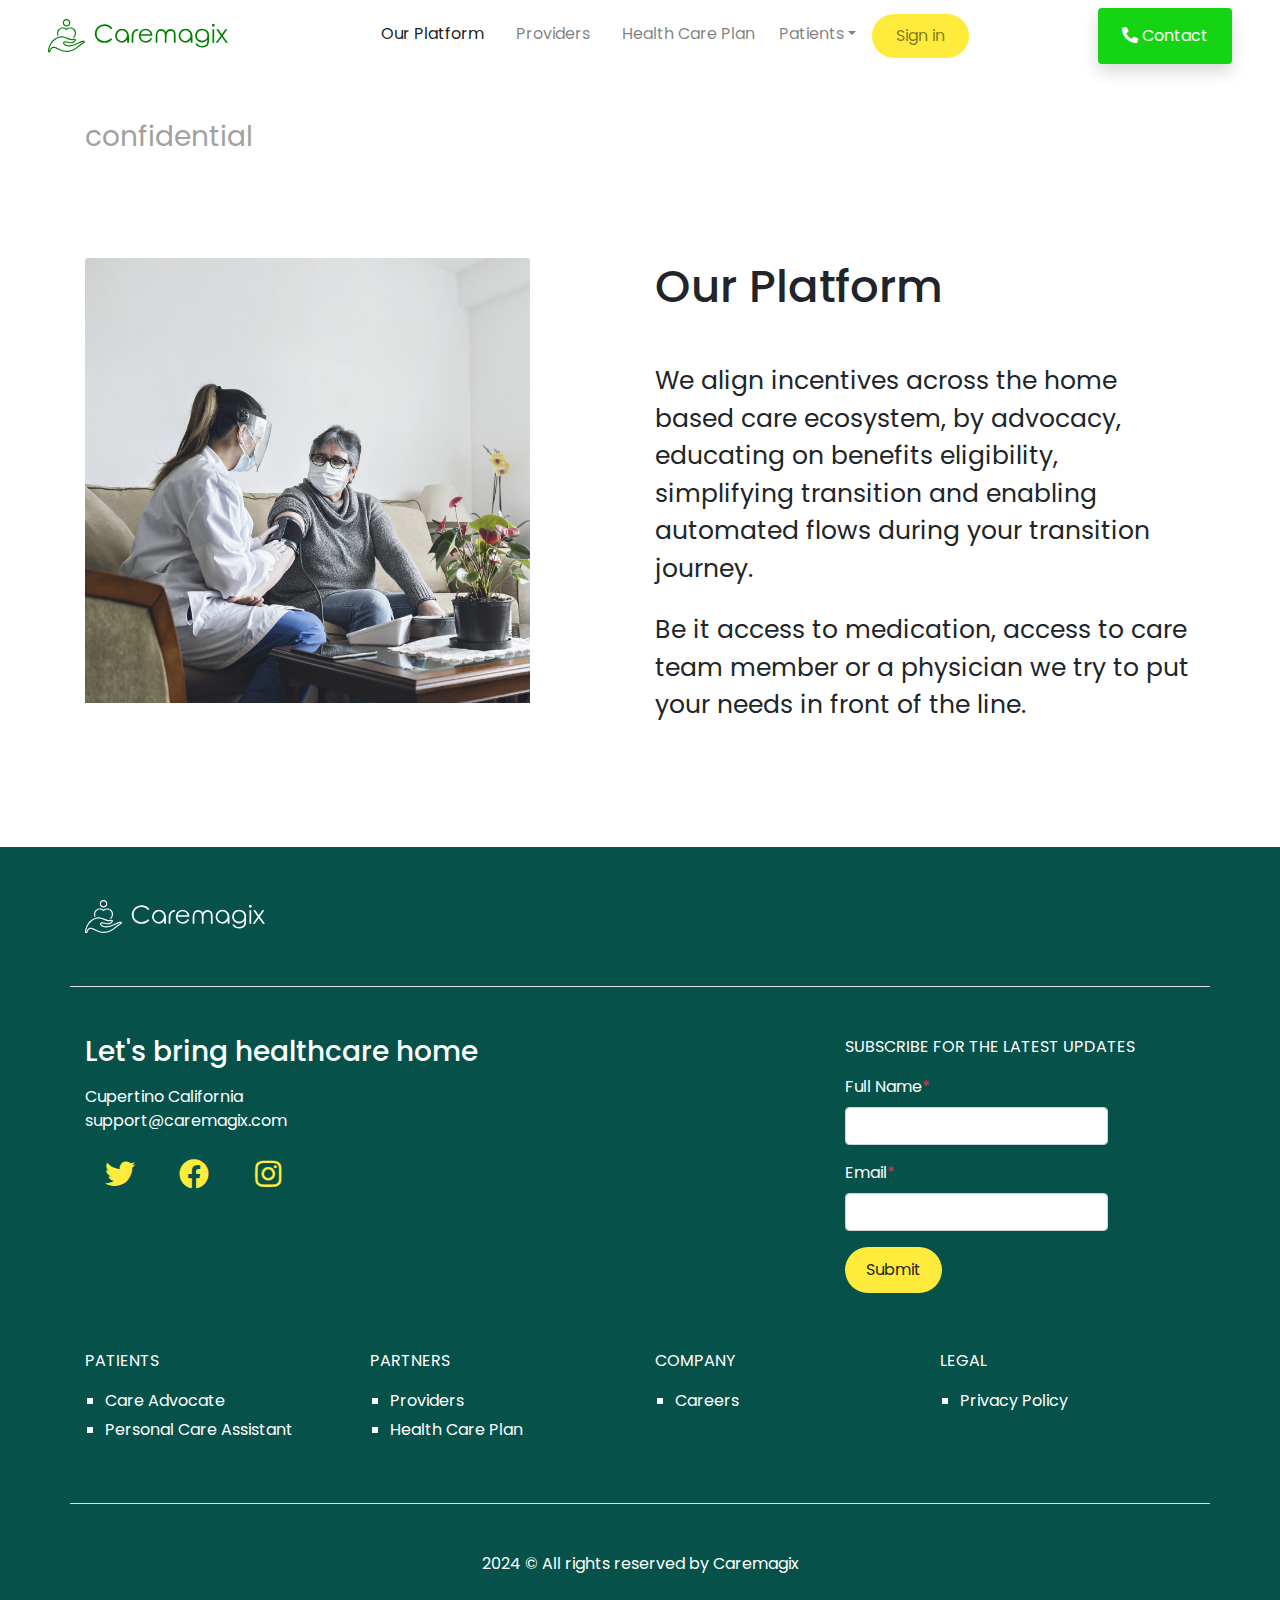
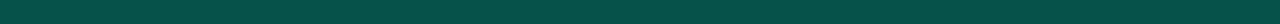
<file: our-platform.html>
<!DOCTYPE html>
<html lang="en">

<head>
    <meta charset="UTF-8">
    <meta name="viewport"
        content="width=device-width, initial-scale=1, maximum-scale=1, minimum-scale=1, user-scalable=1">
    <title>Caremagix</title>
    <!-- Add Bootstrap CSS -->
    <link rel="stylesheet" href="https://stackpath.bootstrapcdn.com/bootstrap/4.5.2/css/bootstrap.min.css">

    <link rel="stylesheet" href="https://cdnjs.cloudflare.com/ajax/libs/font-awesome/5.15.3/css/all.min.css">
    <link rel="preconnect" href="https://fonts.googleapis.com">
    <link rel="preconnect" href="https://fonts.gstatic.com" crossorigin>
    <link
        href="https://fonts.googleapis.com/css2?family=Poppins:ital,wght@0,100;0,200;0,300;0,400;0,500;0,600;0,700;0,800;0,900;1,100;1,200;1,300;1,400;1,500;1,600;1,700;1,800;1,900&display=swap"
        rel="stylesheet">
    <link rel="stylesheet" href="css/custom.css">
</head>

<body>
    <header>
        <nav class="navbar navbar-expand-lg navbar-light px-5">
            <a class="navbar-brand" href="/">
                <svg width="180" fill="green" viewBox="0 0 369.9130434782609 68.965792093766" class="looka-1j8o68f">
                    <defs id="SvgjsDefs1011"></defs>
                    <g id="SvgjsG1012" featurekey="S6ay6y-0"
                        transform="matrix(0.5944697416259555,0,0,0.5944697416259555,0.0002290399318856106,-3.5668184497557327)"
                        fill="#ffffff">
                        <title xmlns="http://www.w3.org/2000/svg">Modern Business 6 expandlines</title>
                        <path xmlns="http://www.w3.org/2000/svg"
                            d="M64,32c7.2,0,13-5.8,13-13S71.2,6,64,6c-7.2,0-13,5.8-13,13c0,0,0,0,0,0C51,26.2,56.8,32,64,32z M64,10c5,0,9,4,9,9  s-4,9-9,9s-9-4-9-9c0,0,0,0,0,0C55,14,59,10,64,10z">
                        </path>
                        <path xmlns="http://www.w3.org/2000/svg"
                            d="M36.8,63.2c-3.3-6.4-2.1-14.2,2.9-19.4c6.1-6.3,16.1-6.5,22.4-0.4c0.1,0.1,0.3,0.3,0.4,0.4c0.8,0.8,2.1,0.8,2.9,0  c6.1-6.3,16.1-6.5,22.4-0.4c0.1,0.1,0.3,0.3,0.4,0.4c6.3,6.6,6.3,16.9,0,23.5l-4.2,4.3c0.7,0,1.4-0.1,2-0.3c1.5-0.5,3.1-0.8,4.7-0.9  l0.3-0.3c7.8-8.1,7.8-21,0-29.1C83.8,33.5,72,32.9,64,39.7c-8-6.8-19.8-6.2-27.1,1.3c-6,6.2-7.6,15.5-3.9,23.4  C34.3,64,35.5,63.6,36.8,63.2z">
                        </path>
                        <path xmlns="http://www.w3.org/2000/svg"
                            d="M127.7,83.5c-1.1-2.6-6.7-2.3-7-2.3c-1.9,0.3-6,0.8-14.1,4.8C96.5,91,85.7,96,74,96.9c-6.5,0.6-14.4-1.9-17.6-6.3  c-0.7-0.8-0.8-2.2-0.5-2.5c0.8-1,5.6-1.6,15.3,0.9c13.2,3.7,20.1-2.9,20.9-3.8c2.5-2.3,5.7-5.8,4-8.7c-1.5-2.6-5.6-2.4-8.9-1.4  c-3.4,1-7.1,0.3-10.2-0.6c-3.4-0.9-6.7-2.2-10-3.4c-4.7-2-9.6-3.5-14.6-4.5c-8.5-1.6-17.1,0.2-25.6,5.2c-6.9,4-12.8,9.6-17.2,16.3  c-8.9,13.8-10,24.3-9.5,30.6c0.1,1.6,1.2,2.8,2.7,3.2c1.6,0.4,3.2-0.3,4.1-1.6c0.7-0.9,1.1-1.9,1.3-3c0-0.2,0.1-0.5,0.2-0.8  c0.9-3.8,3.3-7.1,6.6-9.2l0.3-0.1c4.4-2.4,8.5-0.7,17.3,3.4c3.7,1.8,8.4,3.9,14.1,6.1c26,8.9,44.2-2,55.6-10.9  c9.5-7.4,20.4-14.8,20.4-14.8C124.5,89.8,129.2,86.9,127.7,83.5z M120.6,87.5c-0.1,0.1-11.1,7.5-20.7,15  c-10.7,8.4-27.7,18.5-51.8,10.3c-5.5-2.1-9.9-4.1-13.8-5.9c-8.8-4.1-14.6-6.8-20.9-3.3l-0.1,0c-0.1,0-0.2,0.1-0.3,0.1  c-4.2,2.7-7.2,6.9-8.4,11.7c-0.1,0.6-0.3,1.3-0.5,1.9c-0.3-5.8,1.1-15,8.9-27.2c4-6.2,9.5-11.3,15.9-15c5.3-3.3,11.3-5.1,17.6-5.2  c1.8,0,3.6,0.2,5.3,0.5c4.8,1,9.4,2.5,13.9,4.4c3.3,1.3,6.8,2.6,10.4,3.6c3.5,1,8,1.9,12.4,0.6c1.3-0.5,2.7-0.6,4.1-0.4  c-0.2,0.5-0.9,1.7-3.2,3.8c0,0-0.1,0.1-0.1,0.1c-0.2,0.2-5.6,5.9-17,2.7c-10.5-2.7-17.1-2.6-19.5,0.5c-1.4,1.8-1.3,4.2,0.3,7.1  c0.1,0.1,4.7,8.8,21.3,8.2c12.4-1,23.6-6.1,34-11.3c7.6-3.8,11-4.2,12.9-4.5c0.8-0.1,1.7-0.2,2.5-0.1  C122.8,86,121.7,86.8,120.6,87.5L120.6,87.5z">
                        </path>
                    </g>
                    <g id="SvgjsG1013" featurekey="j5pGhi-0"
                        transform="matrix(2.560820016550997,0,0,2.560820016550997,93.224431041536,-1.0781079386497883)"
                        fill="#ffffff">
                        <path
                            d="M15.244 7.715 l-1.1523 0.85938 q-0.9375 -1.23046875 -2.260742188 -1.860351563 t-2.9053 -0.62988 q-1.73828125 0 -3.212890625 0.830078125 t-2.29 2.2314 t-0.81543 3.1592 q0 2.646484375 1.81640625 4.262695313 t4.5801 1.6162 q3.046875 0 5.087890625 -2.3828125 l1.1523 0.86914 q-1.083984375 1.376953125 -2.705078125 2.12890625 t-3.6133 0.75195 q-3.80859375 0 -6.005859375 -2.529296875 q-1.8359375 -2.138671875 -1.8359375 -4.84375 q0 -3.173828125 2.231445313 -5.3515625 t5.5811 -2.1777 q2.03125 0 3.666992188 0.8056640625 t2.6807 2.2607 z M22.968753125 8.203 q2.470703125 0 4.1015625 1.787109375 q1.50390625 1.630859375 1.50390625 3.876953125 q0.01953125 5.546875 0 5.634765625 l-1.4551 0 l0 -2.4316 q-1.142578125 2.12890625 -4.150390625 2.3828125 q-2.4609375 0 -4.018554688 -1.674804688 t-1.5576 -3.9111 q0 -2.2265625 1.474609375 -3.8671875 q1.630859375 -1.796875 4.1015625 -1.796875 z M22.968753125 9.551 q-1.708984375 0 -2.939453125 1.26953125 t-1.2305 3.0664 q0 1.162109375 0.6298828125 2.236328125 t2.1338 1.8164 q3.76953125 0.83984375 5.361328125 -3.427734375 q0.087890625 -1.3671875 -0.29296875 -2.6171875 q-0.2734375 -0.56640625 -0.751953125 -1.07421875 q-1.201171875 -1.26953125 -2.91015625 -1.26953125 z M30.722696875 14.541 l0 -1.2891 q0.15625 -0.966796875 0.44921875 -1.572265625 q0.68359375 -1.6796875 1.8359375 -2.4609375 t1.9141 -0.78125 q0.56640625 0 1.2109375 0.37109375 l-0.71289 1.1523 q-0.908203125 -0.33203125 -1.801757813 0.537109375 t-1.2354 1.8945 q-0.25390625 0.908203125 -0.25390625 3.408203125 l0 3.623 l-1.4063 0 l0 -4.8828 z M45.95715625 15.6348 l1.1523 0.61523 q-0.556640625 1.123046875 -1.30859375 1.806640625 t-1.6895 1.04 t-2.1191 0.35645 q-2.6171875 0 -4.091796875 -1.713867188 t-1.4746 -3.8721 q0 -2.041015625 1.25 -3.6328125 q1.58203125 -2.03125 4.248046875 -2.03125 q2.724609375 0 4.365234375 2.080078125 q1.162109375 1.46484375 1.171875 3.65234375 l-9.6191 0 q0.0390625 1.875 1.19140625 3.071289063 t2.8418 1.1963 q0.8203125 0 1.591796875 -0.2880859375 t1.3135 -0.75684 t1.1768 -1.5234 z M45.95715625 12.7539 q-0.2734375 -1.103515625 -0.80078125 -1.762695313 t-1.3965 -1.0645 t-1.8262 -0.40527 q-1.572265625 0 -2.705078125 1.015625 q-0.8203125 0.7421875 -1.240234375 2.216796875 l7.9688 0 z M50.00979375 15.293 l0 -1.709 q0.17578125 -2.1875 0.91796875 -3.203125 q0.615234375 -0.927734375 1.611328125 -1.474609375 q0.654296875 -0.419921875 1.865234375 -0.44921875 q0.78125 0 1.58203125 0.29296875 t1.2402 0.78125 t0.88867 1.4648 q0.244140625 -0.625 1.025390625 -1.46484375 q0.380859375 -0.322265625 0.986328125 -0.634765625 q0.41015625 -0.263671875 1.904296875 -0.439453125 q1.11328125 0 2.138671875 0.556640625 t1.4404 1.5674 t0.41504 3.0127 l0 5.8496 l-1.4063 0 l0 -5.8496 q0 -1.71875 -0.244140625 -2.36328125 t-0.83984 -1.04 t-1.4355 -0.39551 q-1.58203125 0.107421875 -2.705078125 1.533203125 q-0.439453125 0.60546875 -0.6640625 2.685546875 l0 5.4297 l-1.377 0 l0 -5.4883 q0 -1.93359375 -0.4296875 -2.631835938 t-1.0254 -1.1133 t-1.4844 -0.41504 q-0.95703125 0 -1.645507813 0.48828125 t-1.0791 1.46 t-0.3125 3.1592 l0 4.541 l-1.3672 0 l0 -4.1504 z M73.9746125 8.203 q2.470703125 0 4.1015625 1.787109375 q1.50390625 1.630859375 1.50390625 3.876953125 q0.01953125 5.546875 0 5.634765625 l-1.4551 0 l0 -2.4316 q-1.142578125 2.12890625 -4.150390625 2.3828125 q-2.4609375 0 -4.018554688 -1.674804688 t-1.5576 -3.9111 q0 -2.2265625 1.474609375 -3.8671875 q1.630859375 -1.796875 4.1015625 -1.796875 z M73.9746125 9.551 q-1.708984375 0 -2.939453125 1.26953125 t-1.2305 3.0664 q0 1.162109375 0.6298828125 2.236328125 t2.1338 1.8164 q3.76953125 0.83984375 5.361328125 -3.427734375 q0.087890625 -1.3671875 -0.29296875 -2.6171875 q-0.2734375 -0.56640625 -0.751953125 -1.07421875 q-1.201171875 -1.26953125 -2.91015625 -1.26953125 z M92.87065625 17.0117 q0 2.255859375 -0.400390625 3.30078125 q-0.537109375 1.474609375 -1.879882813 2.270507813 t-3.2178 0.7959 q-1.38671875 0 -2.48046875 -0.390625 t-1.7871 -1.0449 t-1.2695 -1.9141 l1.4941 0 q0.615234375 1.064453125 1.577148438 1.572265625 t2.3975 0.50781 q1.40625 0 2.377929688 -0.52734375 t1.3818 -1.3184 t0.41016 -2.5684 l0 -0.54688 q-0.771484375 0.986328125 -1.899414063 1.513671875 t-2.3779 0.52734 q-1.474609375 0 -2.778320313 -0.732421875 t-2.0117 -1.9775 t-0.70801 -2.7295 t0.7373 -2.7686 t2.0459 -2.0313 t2.7441 -0.74707 q1.2109375 0 2.197265625 0.37109375 q0.830078125 0.302734375 1.962890625 1.162109375 q0.95703125 0.791015625 1.50390625 3.017578125 q-0.01953125 0.29296875 -0.01953125 4.2578125 z M87.40235625 9.531 q-1.171875 0 -2.172851563 0.56640625 t-1.5723 1.5625 t-0.57129 2.1582 q0 1.767578125 1.181640625 2.919921875 t3.0566 1.1523 q1.9140625 0 3.06640625 -1.142578125 t1.1523 -3.0078 q0 -1.2109375 -0.5322265625 -2.158203125 t-1.5039 -1.499 t-2.1045 -0.55176 z M96.279278125 4.3260000000000005 q0.46875 0 0.8056640625 0.33203125 t0.33691 0.80078 t-0.33691 0.80566 t-0.80566 0.33691 t-0.80078 -0.33691 t-0.33203 -0.80566 t0.33203 -0.80078 t0.80078 -0.33203 z M95.595678125 8.73 l1.377 0 l0 10.713 l-1.377 0 l0 -10.713 z M98.613285625 8.73 l1.6504 0 l2.832 3.9746 l2.8418 -3.9746 l1.6504 0 l-3.6719 5.0879 l4.1309 5.625 l-1.6699 0 l-3.2813 -4.502 l-3.2324 4.502 l-1.6406 0 l4.0527 -5.625 z">
                        </path>
                    </g>
                </svg> </a>
            <button class="navbar-toggler" type="button" data-toggle="collapse" data-target="#navbarSupportedContent"
                aria-controls="navbarSupportedContent" aria-expanded="false" aria-label="Toggle navigation">
                <span class="navbar-toggler-icon"></span>
            </button>

            <div class="collapse navbar-collapse" id="navbarSupportedContent">
                <ul class="navbar-nav mx-auto">
                    <li class="nav-item active">
                        <a class="nav-link mx-2" href="our-platform.html">Our Platform <span
                                class="sr-only">(current)</span></a>
                    </li>
                    <li class="nav-item">
                        <a class="nav-link mx-2" href="providers.html">Providers</a>
                    </li>
                    <li class="nav-item">
                        <a class="nav-link mx-2" href="health-care-plan.html">Health Care Plan</a>
                    </li>
                    <li class="nav-item dropdown">
                        <a class="nav-link dropdown-toggle" href="patients.html" id="navbarDropdown" role="button"
                            data-toggle="dropdown" aria-haspopup="true" aria-expanded="false">Patients</a>
                        <div class="dropdown-menu" aria-labelledby="navbarDropdown">
                            <a class="dropdown-item" href="care-advocate.html">Care Advocate</a>
                            <a class="dropdown-item" href="personal-care-assistant.html">Personal Care Assistant</a>
                        </div>
                    </li>
                    <li class="nav-item">
                        <a class="nav-link mx-2 px-4 yellow-button" href="sign-in.html">Sign in</a>
                    </li>
                </ul>
                <span class="navbar-text shadow rounded contactbtn">
                    <a class="nav-link mx-2 text-white" href="#contact"><i class="fas fa-phone-alt"></i> Contact</a>
                </span>
            </div>
        </nav>
    </header>
    <div class="container-fluid my-5">
        <div class="container">
            <div class="row">
                <div class="col-12 text-left">
                    <h3 class="confidential">confidential</h3>
                </div>
            </div>
        </div>
    </div>
    <main class="services">
        <div class="container py-5">
            <div class="row">
                <div class="col-12 four-section">
                    <div class="row mb-5 align-items-center">
                        <div class="col-12 col-md-5 position-relative mb-5">
                            <img src="images/our-platform.webp" class="card-img-top" alt="...">
                        </div>
                        <div class="col-12 col-md-1"></div>
                        <div class="col-12 col-md-6">
                            <h1 class="mb-5">Our Platform</h1>
                            <p class="mb-4 font-caremagix">We align incentives across the home based care ecosystem, by
                                advocacy, educating on benefits eligibility, simplifying transition and enabling
                                automated flows during your transition journey.
                            </p>
                            <p class="mb-4 font-caremagix">Be it access to medication, access to care team member or a
                                physician we try to put your needs in front of the line.
                            </p>
                        </div>
                    </div>
                </div>
            </div>
        </div>
    </main>

    <!-- ======= Footer ======= -->
    <footer>
        <a id="contact"></a>
        <div class="container-fluid footer-bg py-5">
            <div class="container">
                <div class="row border-bottom pb-5">
                    <div class="col-6 col-md-6">
                        <a class="navbar-brand" href="/">
                            <svg width="180" viewBox="0 0 369.9130434782609 68.965792093766" class="looka-1j8o68f">
                                <defs id="SvgjsDefs1011"></defs>
                                <g featurekey="S6ay6y-0"
                                    transform="matrix(0.5944697416259555,0,0,0.5944697416259555,0.0002290399318856106,-3.5668184497557327)"
                                    fill="#ffffff">
                                    <title xmlns="http://www.w3.org/2000/svg">Modern Business 6 expandlines</title>
                                    <path xmlns="http://www.w3.org/2000/svg"
                                        d="M64,32c7.2,0,13-5.8,13-13S71.2,6,64,6c-7.2,0-13,5.8-13,13c0,0,0,0,0,0C51,26.2,56.8,32,64,32z M64,10c5,0,9,4,9,9  s-4,9-9,9s-9-4-9-9c0,0,0,0,0,0C55,14,59,10,64,10z">
                                    </path>
                                    <path xmlns="http://www.w3.org/2000/svg"
                                        d="M36.8,63.2c-3.3-6.4-2.1-14.2,2.9-19.4c6.1-6.3,16.1-6.5,22.4-0.4c0.1,0.1,0.3,0.3,0.4,0.4c0.8,0.8,2.1,0.8,2.9,0  c6.1-6.3,16.1-6.5,22.4-0.4c0.1,0.1,0.3,0.3,0.4,0.4c6.3,6.6,6.3,16.9,0,23.5l-4.2,4.3c0.7,0,1.4-0.1,2-0.3c1.5-0.5,3.1-0.8,4.7-0.9  l0.3-0.3c7.8-8.1,7.8-21,0-29.1C83.8,33.5,72,32.9,64,39.7c-8-6.8-19.8-6.2-27.1,1.3c-6,6.2-7.6,15.5-3.9,23.4  C34.3,64,35.5,63.6,36.8,63.2z">
                                    </path>
                                    <path xmlns="http://www.w3.org/2000/svg"
                                        d="M127.7,83.5c-1.1-2.6-6.7-2.3-7-2.3c-1.9,0.3-6,0.8-14.1,4.8C96.5,91,85.7,96,74,96.9c-6.5,0.6-14.4-1.9-17.6-6.3  c-0.7-0.8-0.8-2.2-0.5-2.5c0.8-1,5.6-1.6,15.3,0.9c13.2,3.7,20.1-2.9,20.9-3.8c2.5-2.3,5.7-5.8,4-8.7c-1.5-2.6-5.6-2.4-8.9-1.4  c-3.4,1-7.1,0.3-10.2-0.6c-3.4-0.9-6.7-2.2-10-3.4c-4.7-2-9.6-3.5-14.6-4.5c-8.5-1.6-17.1,0.2-25.6,5.2c-6.9,4-12.8,9.6-17.2,16.3  c-8.9,13.8-10,24.3-9.5,30.6c0.1,1.6,1.2,2.8,2.7,3.2c1.6,0.4,3.2-0.3,4.1-1.6c0.7-0.9,1.1-1.9,1.3-3c0-0.2,0.1-0.5,0.2-0.8  c0.9-3.8,3.3-7.1,6.6-9.2l0.3-0.1c4.4-2.4,8.5-0.7,17.3,3.4c3.7,1.8,8.4,3.9,14.1,6.1c26,8.9,44.2-2,55.6-10.9  c9.5-7.4,20.4-14.8,20.4-14.8C124.5,89.8,129.2,86.9,127.7,83.5z M120.6,87.5c-0.1,0.1-11.1,7.5-20.7,15  c-10.7,8.4-27.7,18.5-51.8,10.3c-5.5-2.1-9.9-4.1-13.8-5.9c-8.8-4.1-14.6-6.8-20.9-3.3l-0.1,0c-0.1,0-0.2,0.1-0.3,0.1  c-4.2,2.7-7.2,6.9-8.4,11.7c-0.1,0.6-0.3,1.3-0.5,1.9c-0.3-5.8,1.1-15,8.9-27.2c4-6.2,9.5-11.3,15.9-15c5.3-3.3,11.3-5.1,17.6-5.2  c1.8,0,3.6,0.2,5.3,0.5c4.8,1,9.4,2.5,13.9,4.4c3.3,1.3,6.8,2.6,10.4,3.6c3.5,1,8,1.9,12.4,0.6c1.3-0.5,2.7-0.6,4.1-0.4  c-0.2,0.5-0.9,1.7-3.2,3.8c0,0-0.1,0.1-0.1,0.1c-0.2,0.2-5.6,5.9-17,2.7c-10.5-2.7-17.1-2.6-19.5,0.5c-1.4,1.8-1.3,4.2,0.3,7.1  c0.1,0.1,4.7,8.8,21.3,8.2c12.4-1,23.6-6.1,34-11.3c7.6-3.8,11-4.2,12.9-4.5c0.8-0.1,1.7-0.2,2.5-0.1  C122.8,86,121.7,86.8,120.6,87.5L120.6,87.5z">
                                    </path>
                                </g>
                                <g featurekey="j5pGhi-0"
                                    transform="matrix(2.560820016550997,0,0,2.560820016550997,93.224431041536,-1.0781079386497883)"
                                    fill="#ffffff">
                                    <path
                                        d="M15.244 7.715 l-1.1523 0.85938 q-0.9375 -1.23046875 -2.260742188 -1.860351563 t-2.9053 -0.62988 q-1.73828125 0 -3.212890625 0.830078125 t-2.29 2.2314 t-0.81543 3.1592 q0 2.646484375 1.81640625 4.262695313 t4.5801 1.6162 q3.046875 0 5.087890625 -2.3828125 l1.1523 0.86914 q-1.083984375 1.376953125 -2.705078125 2.12890625 t-3.6133 0.75195 q-3.80859375 0 -6.005859375 -2.529296875 q-1.8359375 -2.138671875 -1.8359375 -4.84375 q0 -3.173828125 2.231445313 -5.3515625 t5.5811 -2.1777 q2.03125 0 3.666992188 0.8056640625 t2.6807 2.2607 z M22.968753125 8.203 q2.470703125 0 4.1015625 1.787109375 q1.50390625 1.630859375 1.50390625 3.876953125 q0.01953125 5.546875 0 5.634765625 l-1.4551 0 l0 -2.4316 q-1.142578125 2.12890625 -4.150390625 2.3828125 q-2.4609375 0 -4.018554688 -1.674804688 t-1.5576 -3.9111 q0 -2.2265625 1.474609375 -3.8671875 q1.630859375 -1.796875 4.1015625 -1.796875 z M22.968753125 9.551 q-1.708984375 0 -2.939453125 1.26953125 t-1.2305 3.0664 q0 1.162109375 0.6298828125 2.236328125 t2.1338 1.8164 q3.76953125 0.83984375 5.361328125 -3.427734375 q0.087890625 -1.3671875 -0.29296875 -2.6171875 q-0.2734375 -0.56640625 -0.751953125 -1.07421875 q-1.201171875 -1.26953125 -2.91015625 -1.26953125 z M30.722696875 14.541 l0 -1.2891 q0.15625 -0.966796875 0.44921875 -1.572265625 q0.68359375 -1.6796875 1.8359375 -2.4609375 t1.9141 -0.78125 q0.56640625 0 1.2109375 0.37109375 l-0.71289 1.1523 q-0.908203125 -0.33203125 -1.801757813 0.537109375 t-1.2354 1.8945 q-0.25390625 0.908203125 -0.25390625 3.408203125 l0 3.623 l-1.4063 0 l0 -4.8828 z M45.95715625 15.6348 l1.1523 0.61523 q-0.556640625 1.123046875 -1.30859375 1.806640625 t-1.6895 1.04 t-2.1191 0.35645 q-2.6171875 0 -4.091796875 -1.713867188 t-1.4746 -3.8721 q0 -2.041015625 1.25 -3.6328125 q1.58203125 -2.03125 4.248046875 -2.03125 q2.724609375 0 4.365234375 2.080078125 q1.162109375 1.46484375 1.171875 3.65234375 l-9.6191 0 q0.0390625 1.875 1.19140625 3.071289063 t2.8418 1.1963 q0.8203125 0 1.591796875 -0.2880859375 t1.3135 -0.75684 t1.1768 -1.5234 z M45.95715625 12.7539 q-0.2734375 -1.103515625 -0.80078125 -1.762695313 t-1.3965 -1.0645 t-1.8262 -0.40527 q-1.572265625 0 -2.705078125 1.015625 q-0.8203125 0.7421875 -1.240234375 2.216796875 l7.9688 0 z M50.00979375 15.293 l0 -1.709 q0.17578125 -2.1875 0.91796875 -3.203125 q0.615234375 -0.927734375 1.611328125 -1.474609375 q0.654296875 -0.419921875 1.865234375 -0.44921875 q0.78125 0 1.58203125 0.29296875 t1.2402 0.78125 t0.88867 1.4648 q0.244140625 -0.625 1.025390625 -1.46484375 q0.380859375 -0.322265625 0.986328125 -0.634765625 q0.41015625 -0.263671875 1.904296875 -0.439453125 q1.11328125 0 2.138671875 0.556640625 t1.4404 1.5674 t0.41504 3.0127 l0 5.8496 l-1.4063 0 l0 -5.8496 q0 -1.71875 -0.244140625 -2.36328125 t-0.83984 -1.04 t-1.4355 -0.39551 q-1.58203125 0.107421875 -2.705078125 1.533203125 q-0.439453125 0.60546875 -0.6640625 2.685546875 l0 5.4297 l-1.377 0 l0 -5.4883 q0 -1.93359375 -0.4296875 -2.631835938 t-1.0254 -1.1133 t-1.4844 -0.41504 q-0.95703125 0 -1.645507813 0.48828125 t-1.0791 1.46 t-0.3125 3.1592 l0 4.541 l-1.3672 0 l0 -4.1504 z M73.9746125 8.203 q2.470703125 0 4.1015625 1.787109375 q1.50390625 1.630859375 1.50390625 3.876953125 q0.01953125 5.546875 0 5.634765625 l-1.4551 0 l0 -2.4316 q-1.142578125 2.12890625 -4.150390625 2.3828125 q-2.4609375 0 -4.018554688 -1.674804688 t-1.5576 -3.9111 q0 -2.2265625 1.474609375 -3.8671875 q1.630859375 -1.796875 4.1015625 -1.796875 z M73.9746125 9.551 q-1.708984375 0 -2.939453125 1.26953125 t-1.2305 3.0664 q0 1.162109375 0.6298828125 2.236328125 t2.1338 1.8164 q3.76953125 0.83984375 5.361328125 -3.427734375 q0.087890625 -1.3671875 -0.29296875 -2.6171875 q-0.2734375 -0.56640625 -0.751953125 -1.07421875 q-1.201171875 -1.26953125 -2.91015625 -1.26953125 z M92.87065625 17.0117 q0 2.255859375 -0.400390625 3.30078125 q-0.537109375 1.474609375 -1.879882813 2.270507813 t-3.2178 0.7959 q-1.38671875 0 -2.48046875 -0.390625 t-1.7871 -1.0449 t-1.2695 -1.9141 l1.4941 0 q0.615234375 1.064453125 1.577148438 1.572265625 t2.3975 0.50781 q1.40625 0 2.377929688 -0.52734375 t1.3818 -1.3184 t0.41016 -2.5684 l0 -0.54688 q-0.771484375 0.986328125 -1.899414063 1.513671875 t-2.3779 0.52734 q-1.474609375 0 -2.778320313 -0.732421875 t-2.0117 -1.9775 t-0.70801 -2.7295 t0.7373 -2.7686 t2.0459 -2.0313 t2.7441 -0.74707 q1.2109375 0 2.197265625 0.37109375 q0.830078125 0.302734375 1.962890625 1.162109375 q0.95703125 0.791015625 1.50390625 3.017578125 q-0.01953125 0.29296875 -0.01953125 4.2578125 z M87.40235625 9.531 q-1.171875 0 -2.172851563 0.56640625 t-1.5723 1.5625 t-0.57129 2.1582 q0 1.767578125 1.181640625 2.919921875 t3.0566 1.1523 q1.9140625 0 3.06640625 -1.142578125 t1.1523 -3.0078 q0 -1.2109375 -0.5322265625 -2.158203125 t-1.5039 -1.499 t-2.1045 -0.55176 z M96.279278125 4.3260000000000005 q0.46875 0 0.8056640625 0.33203125 t0.33691 0.80078 t-0.33691 0.80566 t-0.80566 0.33691 t-0.80078 -0.33691 t-0.33203 -0.80566 t0.33203 -0.80078 t0.80078 -0.33203 z M95.595678125 8.73 l1.377 0 l0 10.713 l-1.377 0 l0 -10.713 z M98.613285625 8.73 l1.6504 0 l2.832 3.9746 l2.8418 -3.9746 l1.6504 0 l-3.6719 5.0879 l4.1309 5.625 l-1.6699 0 l-3.2813 -4.502 l-3.2324 4.502 l-1.6406 0 l4.0527 -5.625 z">
                                    </path>
                                </g>
                            </svg> </a>
                    </div>
                    <div class="col-6 col-md-6">
                    </div>
                </div>
                <div class="row py-5">
                    <div class="col-12 col-md-8">
                        <h3 class="text-white mb-3">Let's bring healthcare home</h3>
                        <address class="text-white">
                            Cupertino California<br />
                            <a href="mailto:support@caremagix.com" class="text-white">support@caremagix.com</a>
                        </address>
                        <ul class="social">
                            <li><a href="#"><i class="fab fa-twitter"></i></a></li>
                            <li><a href="#"><i class="fab fa-facebook"></i></a></li>
                            <li><a href="#"><i class="fab fa-instagram"></i></a></li>
                        </ul>
                    </div>
                    <div class="col-12 col-md-4">
                        <span class="mb-3 d-block text-uppercase text-white">SUBSCRIBE FOR THE LATEST UPDATES</span>
                        <form action="https://getform.io/f/qaloldeb" class="mr-auto w-75" method="post" id="suscribeForm">
                            <div class="form-group">
                                <label for="fullname" class="text-white">Full Name<span
                                        class="text-danger">*</span></label>
                                <input type="text" class="form-control" id="fullname" name="fullname" required>
                            </div>
                            <div class="form-group">
                                <label for="email" class="text-white">Email<span class="text-danger">*</span></label>
                                <input type="email" class="form-control" id="email" name="email" required>
                            </div>
                            <!-- add hidden Honeypot input to prevent spams -->
                            <input type="hidden" name="_gotcha" style="display:none !important">
                            <button type="submit" class="btn yellow-button">Submit</button>
                        </form>
                    </div>
                </div>
                <div class="row py-2">
                    <div class="col-12 col-md-3">
                        <span class="mb-3 d-block text-uppercase text-white">Patients</span>
                        <ul class="footer-list">
                            <li><a href="care-advocate.html">Care Advocate</a></li>
                            <li><a href="personal-care-assistant.html">Personal Care Assistant</a></li>
                        </ul>
                    </div>
                    <div class="col-12 col-md-3">
                        <span class="mb-3 d-block text-uppercase text-white">PARTNERS</span>
                        <ul class="footer-list">
                            <li><a href="providers.html">Providers</a></li>
                            <li><a href="health-care-plan.html">Health Care Plan</a></li>
                        </ul>
                    </div>
                    <div class="col-12 col-md-3">
                        <span class="mb-3 d-block text-uppercase text-white">Company</span>
                        <ul class="footer-list">
                            <li><a href="careers.html">Careers</a></li>
                        </ul>
                    </div>
                    <div class="col-12 col-md-3">
                        <span class="mb-3 d-block text-uppercase text-white">Legal</span>
                        <ul class="footer-list">
                            <li><a href="privacy-policy.html">Privacy Policy</a></li>
                        </ul>
                    </div>
                </div>
                <div class="row border-top mt-5 pt-5">
                    <div class="col-12 col-md-12 text-center text-white">
                        2024 © All rights reserved by Caremagix
                    </div>
                </div>
            </div>
        </div>

    </footer><!-- End Footer -->


    <!-- Add Bootstrap and jQuery JS -->
    <script src="https://code.jquery.com/jquery-3.5.1.min.js"></script>
    <script src="https://cdn.jsdelivr.net/npm/@popperjs/core@2.9.3/dist/umd/popper.min.js"></script>
    <script src="https://stackpath.bootstrapcdn.com/bootstrap/4.5.2/js/bootstrap.min.js"></script>

    <script src="js/custom.js"></script>

</body>

</html>
</file>
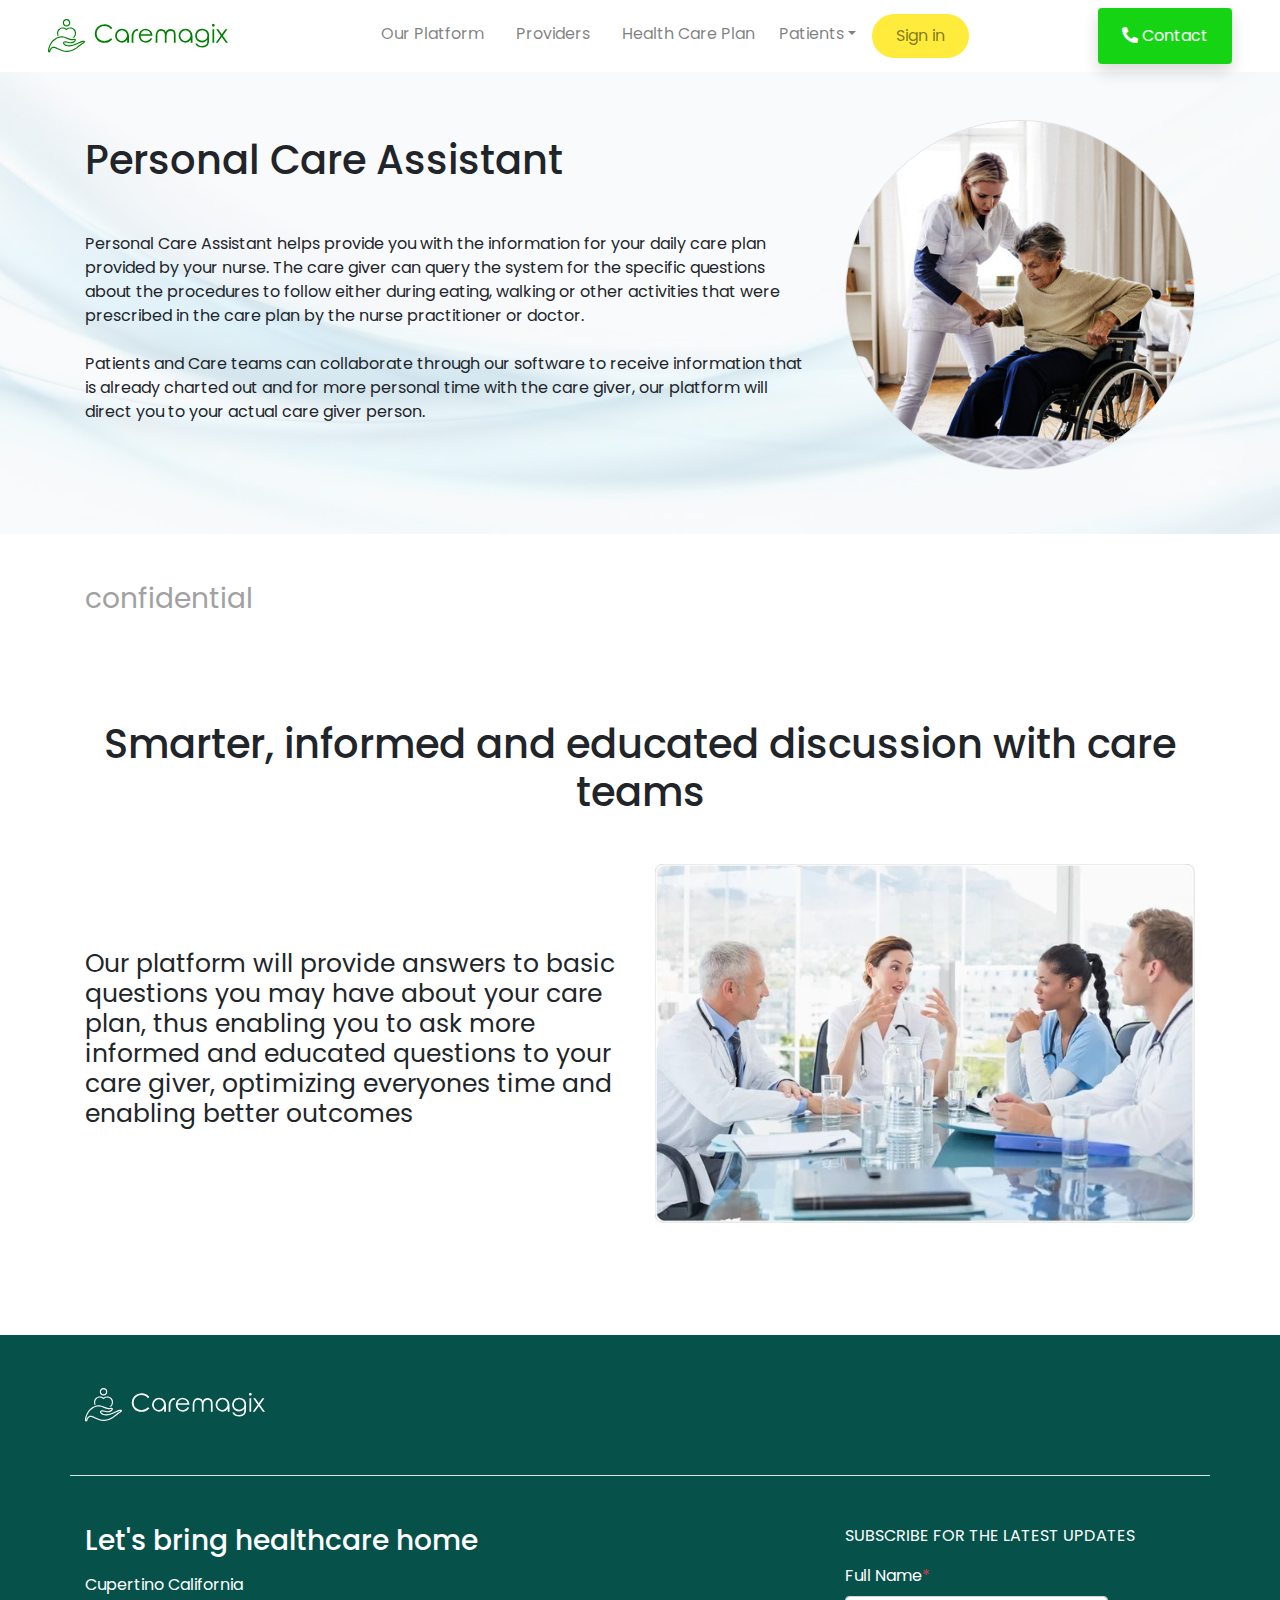
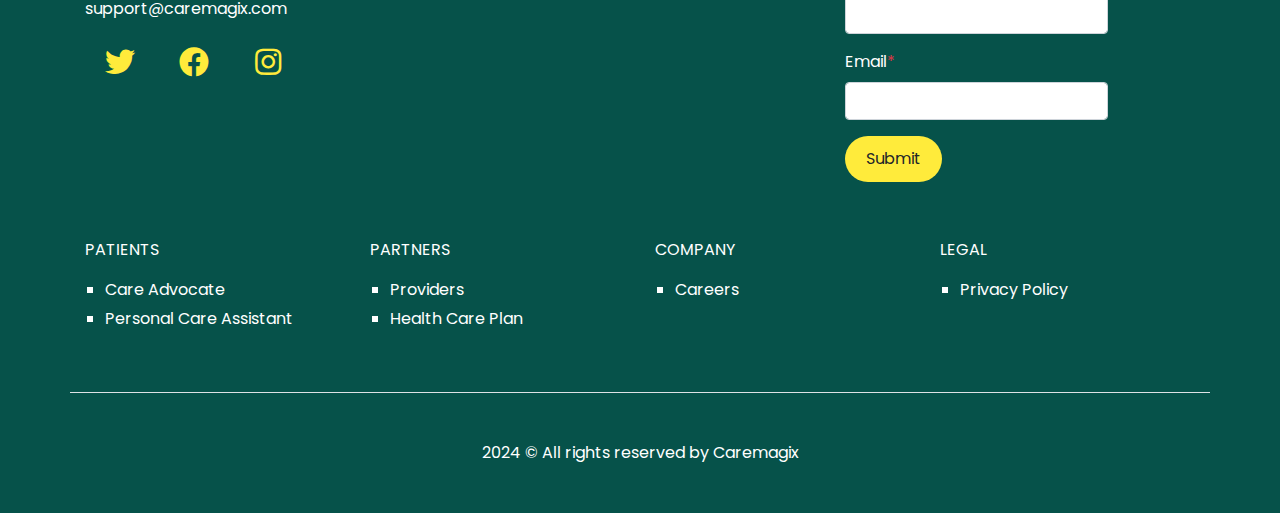
<file: personal-care-assistant.html>
<!DOCTYPE html>
<html lang="en">

<head>
    <meta charset="UTF-8">
    <meta name="viewport"
        content="width=device-width, initial-scale=1, maximum-scale=1, minimum-scale=1, user-scalable=1">
    <title>Caremagix</title>
    <!-- Add Bootstrap CSS -->
    <link rel="stylesheet" href="https://stackpath.bootstrapcdn.com/bootstrap/4.5.2/css/bootstrap.min.css">

    <link rel="stylesheet" href="https://cdnjs.cloudflare.com/ajax/libs/font-awesome/5.15.3/css/all.min.css">
    <link rel="preconnect" href="https://fonts.googleapis.com">
    <link rel="preconnect" href="https://fonts.gstatic.com" crossorigin>
    <link
        href="https://fonts.googleapis.com/css2?family=Poppins:ital,wght@0,100;0,200;0,300;0,400;0,500;0,600;0,700;0,800;0,900;1,100;1,200;1,300;1,400;1,500;1,600;1,700;1,800;1,900&display=swap"
        rel="stylesheet">
    <link rel="stylesheet" href="css/custom.css">
</head>

<body>
    <header>
        <nav class="navbar navbar-expand-lg navbar-light px-5">
            <a class="navbar-brand" href="/">
                <svg width="180" fill="green" viewBox="0 0 369.9130434782609 68.965792093766" class="looka-1j8o68f">
                    <defs id="SvgjsDefs1011"></defs>
                    <g id="SvgjsG1012" featurekey="S6ay6y-0"
                        transform="matrix(0.5944697416259555,0,0,0.5944697416259555,0.0002290399318856106,-3.5668184497557327)"
                        fill="#ffffff">
                        <title xmlns="http://www.w3.org/2000/svg">Modern Business 6 expandlines</title>
                        <path xmlns="http://www.w3.org/2000/svg"
                            d="M64,32c7.2,0,13-5.8,13-13S71.2,6,64,6c-7.2,0-13,5.8-13,13c0,0,0,0,0,0C51,26.2,56.8,32,64,32z M64,10c5,0,9,4,9,9  s-4,9-9,9s-9-4-9-9c0,0,0,0,0,0C55,14,59,10,64,10z">
                        </path>
                        <path xmlns="http://www.w3.org/2000/svg"
                            d="M36.8,63.2c-3.3-6.4-2.1-14.2,2.9-19.4c6.1-6.3,16.1-6.5,22.4-0.4c0.1,0.1,0.3,0.3,0.4,0.4c0.8,0.8,2.1,0.8,2.9,0  c6.1-6.3,16.1-6.5,22.4-0.4c0.1,0.1,0.3,0.3,0.4,0.4c6.3,6.6,6.3,16.9,0,23.5l-4.2,4.3c0.7,0,1.4-0.1,2-0.3c1.5-0.5,3.1-0.8,4.7-0.9  l0.3-0.3c7.8-8.1,7.8-21,0-29.1C83.8,33.5,72,32.9,64,39.7c-8-6.8-19.8-6.2-27.1,1.3c-6,6.2-7.6,15.5-3.9,23.4  C34.3,64,35.5,63.6,36.8,63.2z">
                        </path>
                        <path xmlns="http://www.w3.org/2000/svg"
                            d="M127.7,83.5c-1.1-2.6-6.7-2.3-7-2.3c-1.9,0.3-6,0.8-14.1,4.8C96.5,91,85.7,96,74,96.9c-6.5,0.6-14.4-1.9-17.6-6.3  c-0.7-0.8-0.8-2.2-0.5-2.5c0.8-1,5.6-1.6,15.3,0.9c13.2,3.7,20.1-2.9,20.9-3.8c2.5-2.3,5.7-5.8,4-8.7c-1.5-2.6-5.6-2.4-8.9-1.4  c-3.4,1-7.1,0.3-10.2-0.6c-3.4-0.9-6.7-2.2-10-3.4c-4.7-2-9.6-3.5-14.6-4.5c-8.5-1.6-17.1,0.2-25.6,5.2c-6.9,4-12.8,9.6-17.2,16.3  c-8.9,13.8-10,24.3-9.5,30.6c0.1,1.6,1.2,2.8,2.7,3.2c1.6,0.4,3.2-0.3,4.1-1.6c0.7-0.9,1.1-1.9,1.3-3c0-0.2,0.1-0.5,0.2-0.8  c0.9-3.8,3.3-7.1,6.6-9.2l0.3-0.1c4.4-2.4,8.5-0.7,17.3,3.4c3.7,1.8,8.4,3.9,14.1,6.1c26,8.9,44.2-2,55.6-10.9  c9.5-7.4,20.4-14.8,20.4-14.8C124.5,89.8,129.2,86.9,127.7,83.5z M120.6,87.5c-0.1,0.1-11.1,7.5-20.7,15  c-10.7,8.4-27.7,18.5-51.8,10.3c-5.5-2.1-9.9-4.1-13.8-5.9c-8.8-4.1-14.6-6.8-20.9-3.3l-0.1,0c-0.1,0-0.2,0.1-0.3,0.1  c-4.2,2.7-7.2,6.9-8.4,11.7c-0.1,0.6-0.3,1.3-0.5,1.9c-0.3-5.8,1.1-15,8.9-27.2c4-6.2,9.5-11.3,15.9-15c5.3-3.3,11.3-5.1,17.6-5.2  c1.8,0,3.6,0.2,5.3,0.5c4.8,1,9.4,2.5,13.9,4.4c3.3,1.3,6.8,2.6,10.4,3.6c3.5,1,8,1.9,12.4,0.6c1.3-0.5,2.7-0.6,4.1-0.4  c-0.2,0.5-0.9,1.7-3.2,3.8c0,0-0.1,0.1-0.1,0.1c-0.2,0.2-5.6,5.9-17,2.7c-10.5-2.7-17.1-2.6-19.5,0.5c-1.4,1.8-1.3,4.2,0.3,7.1  c0.1,0.1,4.7,8.8,21.3,8.2c12.4-1,23.6-6.1,34-11.3c7.6-3.8,11-4.2,12.9-4.5c0.8-0.1,1.7-0.2,2.5-0.1  C122.8,86,121.7,86.8,120.6,87.5L120.6,87.5z">
                        </path>
                    </g>
                    <g id="SvgjsG1013" featurekey="j5pGhi-0"
                        transform="matrix(2.560820016550997,0,0,2.560820016550997,93.224431041536,-1.0781079386497883)"
                        fill="#ffffff">
                        <path
                            d="M15.244 7.715 l-1.1523 0.85938 q-0.9375 -1.23046875 -2.260742188 -1.860351563 t-2.9053 -0.62988 q-1.73828125 0 -3.212890625 0.830078125 t-2.29 2.2314 t-0.81543 3.1592 q0 2.646484375 1.81640625 4.262695313 t4.5801 1.6162 q3.046875 0 5.087890625 -2.3828125 l1.1523 0.86914 q-1.083984375 1.376953125 -2.705078125 2.12890625 t-3.6133 0.75195 q-3.80859375 0 -6.005859375 -2.529296875 q-1.8359375 -2.138671875 -1.8359375 -4.84375 q0 -3.173828125 2.231445313 -5.3515625 t5.5811 -2.1777 q2.03125 0 3.666992188 0.8056640625 t2.6807 2.2607 z M22.968753125 8.203 q2.470703125 0 4.1015625 1.787109375 q1.50390625 1.630859375 1.50390625 3.876953125 q0.01953125 5.546875 0 5.634765625 l-1.4551 0 l0 -2.4316 q-1.142578125 2.12890625 -4.150390625 2.3828125 q-2.4609375 0 -4.018554688 -1.674804688 t-1.5576 -3.9111 q0 -2.2265625 1.474609375 -3.8671875 q1.630859375 -1.796875 4.1015625 -1.796875 z M22.968753125 9.551 q-1.708984375 0 -2.939453125 1.26953125 t-1.2305 3.0664 q0 1.162109375 0.6298828125 2.236328125 t2.1338 1.8164 q3.76953125 0.83984375 5.361328125 -3.427734375 q0.087890625 -1.3671875 -0.29296875 -2.6171875 q-0.2734375 -0.56640625 -0.751953125 -1.07421875 q-1.201171875 -1.26953125 -2.91015625 -1.26953125 z M30.722696875 14.541 l0 -1.2891 q0.15625 -0.966796875 0.44921875 -1.572265625 q0.68359375 -1.6796875 1.8359375 -2.4609375 t1.9141 -0.78125 q0.56640625 0 1.2109375 0.37109375 l-0.71289 1.1523 q-0.908203125 -0.33203125 -1.801757813 0.537109375 t-1.2354 1.8945 q-0.25390625 0.908203125 -0.25390625 3.408203125 l0 3.623 l-1.4063 0 l0 -4.8828 z M45.95715625 15.6348 l1.1523 0.61523 q-0.556640625 1.123046875 -1.30859375 1.806640625 t-1.6895 1.04 t-2.1191 0.35645 q-2.6171875 0 -4.091796875 -1.713867188 t-1.4746 -3.8721 q0 -2.041015625 1.25 -3.6328125 q1.58203125 -2.03125 4.248046875 -2.03125 q2.724609375 0 4.365234375 2.080078125 q1.162109375 1.46484375 1.171875 3.65234375 l-9.6191 0 q0.0390625 1.875 1.19140625 3.071289063 t2.8418 1.1963 q0.8203125 0 1.591796875 -0.2880859375 t1.3135 -0.75684 t1.1768 -1.5234 z M45.95715625 12.7539 q-0.2734375 -1.103515625 -0.80078125 -1.762695313 t-1.3965 -1.0645 t-1.8262 -0.40527 q-1.572265625 0 -2.705078125 1.015625 q-0.8203125 0.7421875 -1.240234375 2.216796875 l7.9688 0 z M50.00979375 15.293 l0 -1.709 q0.17578125 -2.1875 0.91796875 -3.203125 q0.615234375 -0.927734375 1.611328125 -1.474609375 q0.654296875 -0.419921875 1.865234375 -0.44921875 q0.78125 0 1.58203125 0.29296875 t1.2402 0.78125 t0.88867 1.4648 q0.244140625 -0.625 1.025390625 -1.46484375 q0.380859375 -0.322265625 0.986328125 -0.634765625 q0.41015625 -0.263671875 1.904296875 -0.439453125 q1.11328125 0 2.138671875 0.556640625 t1.4404 1.5674 t0.41504 3.0127 l0 5.8496 l-1.4063 0 l0 -5.8496 q0 -1.71875 -0.244140625 -2.36328125 t-0.83984 -1.04 t-1.4355 -0.39551 q-1.58203125 0.107421875 -2.705078125 1.533203125 q-0.439453125 0.60546875 -0.6640625 2.685546875 l0 5.4297 l-1.377 0 l0 -5.4883 q0 -1.93359375 -0.4296875 -2.631835938 t-1.0254 -1.1133 t-1.4844 -0.41504 q-0.95703125 0 -1.645507813 0.48828125 t-1.0791 1.46 t-0.3125 3.1592 l0 4.541 l-1.3672 0 l0 -4.1504 z M73.9746125 8.203 q2.470703125 0 4.1015625 1.787109375 q1.50390625 1.630859375 1.50390625 3.876953125 q0.01953125 5.546875 0 5.634765625 l-1.4551 0 l0 -2.4316 q-1.142578125 2.12890625 -4.150390625 2.3828125 q-2.4609375 0 -4.018554688 -1.674804688 t-1.5576 -3.9111 q0 -2.2265625 1.474609375 -3.8671875 q1.630859375 -1.796875 4.1015625 -1.796875 z M73.9746125 9.551 q-1.708984375 0 -2.939453125 1.26953125 t-1.2305 3.0664 q0 1.162109375 0.6298828125 2.236328125 t2.1338 1.8164 q3.76953125 0.83984375 5.361328125 -3.427734375 q0.087890625 -1.3671875 -0.29296875 -2.6171875 q-0.2734375 -0.56640625 -0.751953125 -1.07421875 q-1.201171875 -1.26953125 -2.91015625 -1.26953125 z M92.87065625 17.0117 q0 2.255859375 -0.400390625 3.30078125 q-0.537109375 1.474609375 -1.879882813 2.270507813 t-3.2178 0.7959 q-1.38671875 0 -2.48046875 -0.390625 t-1.7871 -1.0449 t-1.2695 -1.9141 l1.4941 0 q0.615234375 1.064453125 1.577148438 1.572265625 t2.3975 0.50781 q1.40625 0 2.377929688 -0.52734375 t1.3818 -1.3184 t0.41016 -2.5684 l0 -0.54688 q-0.771484375 0.986328125 -1.899414063 1.513671875 t-2.3779 0.52734 q-1.474609375 0 -2.778320313 -0.732421875 t-2.0117 -1.9775 t-0.70801 -2.7295 t0.7373 -2.7686 t2.0459 -2.0313 t2.7441 -0.74707 q1.2109375 0 2.197265625 0.37109375 q0.830078125 0.302734375 1.962890625 1.162109375 q0.95703125 0.791015625 1.50390625 3.017578125 q-0.01953125 0.29296875 -0.01953125 4.2578125 z M87.40235625 9.531 q-1.171875 0 -2.172851563 0.56640625 t-1.5723 1.5625 t-0.57129 2.1582 q0 1.767578125 1.181640625 2.919921875 t3.0566 1.1523 q1.9140625 0 3.06640625 -1.142578125 t1.1523 -3.0078 q0 -1.2109375 -0.5322265625 -2.158203125 t-1.5039 -1.499 t-2.1045 -0.55176 z M96.279278125 4.3260000000000005 q0.46875 0 0.8056640625 0.33203125 t0.33691 0.80078 t-0.33691 0.80566 t-0.80566 0.33691 t-0.80078 -0.33691 t-0.33203 -0.80566 t0.33203 -0.80078 t0.80078 -0.33203 z M95.595678125 8.73 l1.377 0 l0 10.713 l-1.377 0 l0 -10.713 z M98.613285625 8.73 l1.6504 0 l2.832 3.9746 l2.8418 -3.9746 l1.6504 0 l-3.6719 5.0879 l4.1309 5.625 l-1.6699 0 l-3.2813 -4.502 l-3.2324 4.502 l-1.6406 0 l4.0527 -5.625 z">
                        </path>
                    </g>
                </svg> </a>
            <button class="navbar-toggler" type="button" data-toggle="collapse" data-target="#navbarSupportedContent"
                aria-controls="navbarSupportedContent" aria-expanded="false" aria-label="Toggle navigation">
                <span class="navbar-toggler-icon"></span>
            </button>

            <div class="collapse navbar-collapse" id="navbarSupportedContent">
                <ul class="navbar-nav mx-auto">
                    <li class="nav-item">
                        <a class="nav-link mx-2" href="our-platform.html">Our Platform</a>
                    </li>
                    <li class="nav-item">
                        <a class="nav-link mx-2" href="providers.html">Providers</a>
                    </li>
                    <li class="nav-item">
                        <a class="nav-link mx-2" href="health-care-plan.html">Health Care Plan</a>
                    </li>
                    <li class="nav-item dropdown">
                        <a class="nav-link dropdown-toggle" href="patients.html" id="navbarDropdown" role="button"
                            data-toggle="dropdown" aria-haspopup="true" aria-expanded="false">Patients</a>
                        <div class="dropdown-menu" aria-labelledby="navbarDropdown">
                            <a class="dropdown-item" href="care-advocate.html">Care Advocate</a>
                            <a class="dropdown-item" href="personal-care-assistant.html">Personal Care Assistant</a>
                        </div>
                    </li>
                    <li class="nav-item">
                        <a class="nav-link mx-2 px-4 yellow-button" href="sign-in.html">Sign in</a>
                    </li>
                </ul>
                <span class="navbar-text shadow rounded contactbtn">
                    <a class="nav-link mx-2 text-white" href="#contact"><i class="fas fa-phone-alt"></i> Contact</a>
                </span>
            </div>
        </nav>
    </header>
    <main class="care-advocate mb-5">
        <div class="container-fluid care-adv-bg py-5">
            <div class="container">
                <div class="row">
                    <div class="col-12 order-1 order-sm-1 col-md-8 order-md-1">
                        <h1 class="mb-5 mt-3">Personal Care Assistant</h1>
                        <p class="mb-4">Personal Care Assistant helps provide you with the information for your daily
                            care
                            plan provided by your nurse. The care giver can query the system for the specific
                            questions about the procedures to follow either during eating, walking or other
                            activities that were prescribed in the care plan by the nurse practitioner or doctor.
                        </p>
                        <p class="mb-4">Patients and Care teams can collaborate through our software to receive
                            information that is already charted out and for more personal time with the care
                            giver, our platform will direct you to your actual care giver person.
                        </p>
                    </div>
                    <div class="col-12 order-0 order-sm-0 col-md-4 order-md-2">
                        <img src="images/personal-care-assistant2.jpg" class="w-100 mb-3 rounded-circle border"
                            alt="" />
                    </div>
                </div>
            </div>
        </div>

        <div class="container-fluid my-5">
            <div class="container">
                <div class="row">
                    <div class="col-12 text-left">
                        <h3 class="confidential">confidential</h3>
                    </div>
                </div>
            </div>
        </div>

        <section class="personal-care">
            <div class="container my-5 py-5">
                <div class="row">
                    <div class="col-12 text-center">
                        <h1 class="mb-5">Smarter, informed and educated discussion with care teams</h1>
                    </div>
                </div>
                <div class="row align-items-center">
                    <div class="col-12 col-md-6">
                        <h2 class="mb-4 font-caremagix">Our platform will provide answers to basic questions you may
                            have about your care
                            plan, thus enabling you to ask more informed and educated questions to your care
                            giver, optimizing everyones time and enabling better outcomes
                        </h2>
                    </div>
                    <div class="col-12 col-md-6">
                        <img src="images/care-adv1.webp" class="w-100 mb-3" alt="" />
                    </div>
                </div>
            </div>
        </section>

    </main>

    <!-- ======= Footer ======= -->
    <footer>
        <a id="contact"></a>
        <div class="container-fluid footer-bg py-5">
            <div class="container">
                <div class="row border-bottom pb-5">
                    <div class="col-6 col-md-6">
                        <a class="navbar-brand" href="/">
                            <svg width="180" viewBox="0 0 369.9130434782609 68.965792093766" class="looka-1j8o68f">
                                <defs id="SvgjsDefs1011"></defs>
                                <g featurekey="S6ay6y-0"
                                    transform="matrix(0.5944697416259555,0,0,0.5944697416259555,0.0002290399318856106,-3.5668184497557327)"
                                    fill="#ffffff">
                                    <title xmlns="http://www.w3.org/2000/svg">Modern Business 6 expandlines</title>
                                    <path xmlns="http://www.w3.org/2000/svg"
                                        d="M64,32c7.2,0,13-5.8,13-13S71.2,6,64,6c-7.2,0-13,5.8-13,13c0,0,0,0,0,0C51,26.2,56.8,32,64,32z M64,10c5,0,9,4,9,9  s-4,9-9,9s-9-4-9-9c0,0,0,0,0,0C55,14,59,10,64,10z">
                                    </path>
                                    <path xmlns="http://www.w3.org/2000/svg"
                                        d="M36.8,63.2c-3.3-6.4-2.1-14.2,2.9-19.4c6.1-6.3,16.1-6.5,22.4-0.4c0.1,0.1,0.3,0.3,0.4,0.4c0.8,0.8,2.1,0.8,2.9,0  c6.1-6.3,16.1-6.5,22.4-0.4c0.1,0.1,0.3,0.3,0.4,0.4c6.3,6.6,6.3,16.9,0,23.5l-4.2,4.3c0.7,0,1.4-0.1,2-0.3c1.5-0.5,3.1-0.8,4.7-0.9  l0.3-0.3c7.8-8.1,7.8-21,0-29.1C83.8,33.5,72,32.9,64,39.7c-8-6.8-19.8-6.2-27.1,1.3c-6,6.2-7.6,15.5-3.9,23.4  C34.3,64,35.5,63.6,36.8,63.2z">
                                    </path>
                                    <path xmlns="http://www.w3.org/2000/svg"
                                        d="M127.7,83.5c-1.1-2.6-6.7-2.3-7-2.3c-1.9,0.3-6,0.8-14.1,4.8C96.5,91,85.7,96,74,96.9c-6.5,0.6-14.4-1.9-17.6-6.3  c-0.7-0.8-0.8-2.2-0.5-2.5c0.8-1,5.6-1.6,15.3,0.9c13.2,3.7,20.1-2.9,20.9-3.8c2.5-2.3,5.7-5.8,4-8.7c-1.5-2.6-5.6-2.4-8.9-1.4  c-3.4,1-7.1,0.3-10.2-0.6c-3.4-0.9-6.7-2.2-10-3.4c-4.7-2-9.6-3.5-14.6-4.5c-8.5-1.6-17.1,0.2-25.6,5.2c-6.9,4-12.8,9.6-17.2,16.3  c-8.9,13.8-10,24.3-9.5,30.6c0.1,1.6,1.2,2.8,2.7,3.2c1.6,0.4,3.2-0.3,4.1-1.6c0.7-0.9,1.1-1.9,1.3-3c0-0.2,0.1-0.5,0.2-0.8  c0.9-3.8,3.3-7.1,6.6-9.2l0.3-0.1c4.4-2.4,8.5-0.7,17.3,3.4c3.7,1.8,8.4,3.9,14.1,6.1c26,8.9,44.2-2,55.6-10.9  c9.5-7.4,20.4-14.8,20.4-14.8C124.5,89.8,129.2,86.9,127.7,83.5z M120.6,87.5c-0.1,0.1-11.1,7.5-20.7,15  c-10.7,8.4-27.7,18.5-51.8,10.3c-5.5-2.1-9.9-4.1-13.8-5.9c-8.8-4.1-14.6-6.8-20.9-3.3l-0.1,0c-0.1,0-0.2,0.1-0.3,0.1  c-4.2,2.7-7.2,6.9-8.4,11.7c-0.1,0.6-0.3,1.3-0.5,1.9c-0.3-5.8,1.1-15,8.9-27.2c4-6.2,9.5-11.3,15.9-15c5.3-3.3,11.3-5.1,17.6-5.2  c1.8,0,3.6,0.2,5.3,0.5c4.8,1,9.4,2.5,13.9,4.4c3.3,1.3,6.8,2.6,10.4,3.6c3.5,1,8,1.9,12.4,0.6c1.3-0.5,2.7-0.6,4.1-0.4  c-0.2,0.5-0.9,1.7-3.2,3.8c0,0-0.1,0.1-0.1,0.1c-0.2,0.2-5.6,5.9-17,2.7c-10.5-2.7-17.1-2.6-19.5,0.5c-1.4,1.8-1.3,4.2,0.3,7.1  c0.1,0.1,4.7,8.8,21.3,8.2c12.4-1,23.6-6.1,34-11.3c7.6-3.8,11-4.2,12.9-4.5c0.8-0.1,1.7-0.2,2.5-0.1  C122.8,86,121.7,86.8,120.6,87.5L120.6,87.5z">
                                    </path>
                                </g>
                                <g featurekey="j5pGhi-0"
                                    transform="matrix(2.560820016550997,0,0,2.560820016550997,93.224431041536,-1.0781079386497883)"
                                    fill="#ffffff">
                                    <path
                                        d="M15.244 7.715 l-1.1523 0.85938 q-0.9375 -1.23046875 -2.260742188 -1.860351563 t-2.9053 -0.62988 q-1.73828125 0 -3.212890625 0.830078125 t-2.29 2.2314 t-0.81543 3.1592 q0 2.646484375 1.81640625 4.262695313 t4.5801 1.6162 q3.046875 0 5.087890625 -2.3828125 l1.1523 0.86914 q-1.083984375 1.376953125 -2.705078125 2.12890625 t-3.6133 0.75195 q-3.80859375 0 -6.005859375 -2.529296875 q-1.8359375 -2.138671875 -1.8359375 -4.84375 q0 -3.173828125 2.231445313 -5.3515625 t5.5811 -2.1777 q2.03125 0 3.666992188 0.8056640625 t2.6807 2.2607 z M22.968753125 8.203 q2.470703125 0 4.1015625 1.787109375 q1.50390625 1.630859375 1.50390625 3.876953125 q0.01953125 5.546875 0 5.634765625 l-1.4551 0 l0 -2.4316 q-1.142578125 2.12890625 -4.150390625 2.3828125 q-2.4609375 0 -4.018554688 -1.674804688 t-1.5576 -3.9111 q0 -2.2265625 1.474609375 -3.8671875 q1.630859375 -1.796875 4.1015625 -1.796875 z M22.968753125 9.551 q-1.708984375 0 -2.939453125 1.26953125 t-1.2305 3.0664 q0 1.162109375 0.6298828125 2.236328125 t2.1338 1.8164 q3.76953125 0.83984375 5.361328125 -3.427734375 q0.087890625 -1.3671875 -0.29296875 -2.6171875 q-0.2734375 -0.56640625 -0.751953125 -1.07421875 q-1.201171875 -1.26953125 -2.91015625 -1.26953125 z M30.722696875 14.541 l0 -1.2891 q0.15625 -0.966796875 0.44921875 -1.572265625 q0.68359375 -1.6796875 1.8359375 -2.4609375 t1.9141 -0.78125 q0.56640625 0 1.2109375 0.37109375 l-0.71289 1.1523 q-0.908203125 -0.33203125 -1.801757813 0.537109375 t-1.2354 1.8945 q-0.25390625 0.908203125 -0.25390625 3.408203125 l0 3.623 l-1.4063 0 l0 -4.8828 z M45.95715625 15.6348 l1.1523 0.61523 q-0.556640625 1.123046875 -1.30859375 1.806640625 t-1.6895 1.04 t-2.1191 0.35645 q-2.6171875 0 -4.091796875 -1.713867188 t-1.4746 -3.8721 q0 -2.041015625 1.25 -3.6328125 q1.58203125 -2.03125 4.248046875 -2.03125 q2.724609375 0 4.365234375 2.080078125 q1.162109375 1.46484375 1.171875 3.65234375 l-9.6191 0 q0.0390625 1.875 1.19140625 3.071289063 t2.8418 1.1963 q0.8203125 0 1.591796875 -0.2880859375 t1.3135 -0.75684 t1.1768 -1.5234 z M45.95715625 12.7539 q-0.2734375 -1.103515625 -0.80078125 -1.762695313 t-1.3965 -1.0645 t-1.8262 -0.40527 q-1.572265625 0 -2.705078125 1.015625 q-0.8203125 0.7421875 -1.240234375 2.216796875 l7.9688 0 z M50.00979375 15.293 l0 -1.709 q0.17578125 -2.1875 0.91796875 -3.203125 q0.615234375 -0.927734375 1.611328125 -1.474609375 q0.654296875 -0.419921875 1.865234375 -0.44921875 q0.78125 0 1.58203125 0.29296875 t1.2402 0.78125 t0.88867 1.4648 q0.244140625 -0.625 1.025390625 -1.46484375 q0.380859375 -0.322265625 0.986328125 -0.634765625 q0.41015625 -0.263671875 1.904296875 -0.439453125 q1.11328125 0 2.138671875 0.556640625 t1.4404 1.5674 t0.41504 3.0127 l0 5.8496 l-1.4063 0 l0 -5.8496 q0 -1.71875 -0.244140625 -2.36328125 t-0.83984 -1.04 t-1.4355 -0.39551 q-1.58203125 0.107421875 -2.705078125 1.533203125 q-0.439453125 0.60546875 -0.6640625 2.685546875 l0 5.4297 l-1.377 0 l0 -5.4883 q0 -1.93359375 -0.4296875 -2.631835938 t-1.0254 -1.1133 t-1.4844 -0.41504 q-0.95703125 0 -1.645507813 0.48828125 t-1.0791 1.46 t-0.3125 3.1592 l0 4.541 l-1.3672 0 l0 -4.1504 z M73.9746125 8.203 q2.470703125 0 4.1015625 1.787109375 q1.50390625 1.630859375 1.50390625 3.876953125 q0.01953125 5.546875 0 5.634765625 l-1.4551 0 l0 -2.4316 q-1.142578125 2.12890625 -4.150390625 2.3828125 q-2.4609375 0 -4.018554688 -1.674804688 t-1.5576 -3.9111 q0 -2.2265625 1.474609375 -3.8671875 q1.630859375 -1.796875 4.1015625 -1.796875 z M73.9746125 9.551 q-1.708984375 0 -2.939453125 1.26953125 t-1.2305 3.0664 q0 1.162109375 0.6298828125 2.236328125 t2.1338 1.8164 q3.76953125 0.83984375 5.361328125 -3.427734375 q0.087890625 -1.3671875 -0.29296875 -2.6171875 q-0.2734375 -0.56640625 -0.751953125 -1.07421875 q-1.201171875 -1.26953125 -2.91015625 -1.26953125 z M92.87065625 17.0117 q0 2.255859375 -0.400390625 3.30078125 q-0.537109375 1.474609375 -1.879882813 2.270507813 t-3.2178 0.7959 q-1.38671875 0 -2.48046875 -0.390625 t-1.7871 -1.0449 t-1.2695 -1.9141 l1.4941 0 q0.615234375 1.064453125 1.577148438 1.572265625 t2.3975 0.50781 q1.40625 0 2.377929688 -0.52734375 t1.3818 -1.3184 t0.41016 -2.5684 l0 -0.54688 q-0.771484375 0.986328125 -1.899414063 1.513671875 t-2.3779 0.52734 q-1.474609375 0 -2.778320313 -0.732421875 t-2.0117 -1.9775 t-0.70801 -2.7295 t0.7373 -2.7686 t2.0459 -2.0313 t2.7441 -0.74707 q1.2109375 0 2.197265625 0.37109375 q0.830078125 0.302734375 1.962890625 1.162109375 q0.95703125 0.791015625 1.50390625 3.017578125 q-0.01953125 0.29296875 -0.01953125 4.2578125 z M87.40235625 9.531 q-1.171875 0 -2.172851563 0.56640625 t-1.5723 1.5625 t-0.57129 2.1582 q0 1.767578125 1.181640625 2.919921875 t3.0566 1.1523 q1.9140625 0 3.06640625 -1.142578125 t1.1523 -3.0078 q0 -1.2109375 -0.5322265625 -2.158203125 t-1.5039 -1.499 t-2.1045 -0.55176 z M96.279278125 4.3260000000000005 q0.46875 0 0.8056640625 0.33203125 t0.33691 0.80078 t-0.33691 0.80566 t-0.80566 0.33691 t-0.80078 -0.33691 t-0.33203 -0.80566 t0.33203 -0.80078 t0.80078 -0.33203 z M95.595678125 8.73 l1.377 0 l0 10.713 l-1.377 0 l0 -10.713 z M98.613285625 8.73 l1.6504 0 l2.832 3.9746 l2.8418 -3.9746 l1.6504 0 l-3.6719 5.0879 l4.1309 5.625 l-1.6699 0 l-3.2813 -4.502 l-3.2324 4.502 l-1.6406 0 l4.0527 -5.625 z">
                                    </path>
                                </g>
                            </svg> </a>
                    </div>
                    <div class="col-6 col-md-6">
                    </div>
                </div>
                <div class="row py-5">
                    <div class="col-12 col-md-8">
                        <h3 class="text-white mb-3">Let's bring healthcare home</h3>
                        <address class="text-white">
                            Cupertino California<br />
                            <a href="mailto:support@caremagix.com" class="text-white">support@caremagix.com</a>
                        </address>
                        <ul class="social">
                            <li><a href="#"><i class="fab fa-twitter"></i></a></li>
                            <li><a href="#"><i class="fab fa-facebook"></i></a></li>
                            <li><a href="#"><i class="fab fa-instagram"></i></a></li>
                        </ul>
                    </div>
                    <div class="col-12 col-md-4">
                        <span class="mb-3 d-block text-uppercase text-white">SUBSCRIBE FOR THE LATEST UPDATES</span>
                        <form action="https://getform.io/f/qaloldeb" class="mr-auto w-75" method="post" id="suscribeForm">
                            <div class="form-group">
                                <label for="fullname" class="text-white">Full Name<span
                                        class="text-danger">*</span></label>
                                <input type="text" class="form-control" id="fullname" name="fullname" required>
                            </div>
                            <div class="form-group">
                                <label for="email" class="text-white">Email<span class="text-danger">*</span></label>
                                <input type="email" class="form-control" id="email" name="email" required>
                            </div>
                            <!-- add hidden Honeypot input to prevent spams -->
                            <input type="hidden" name="_gotcha" style="display:none !important">
                            <button type="submit" class="btn yellow-button">Submit</button>
                        </form>
                    </div>
                </div>
                <div class="row py-2">
                    <div class="col-12 col-md-3">
                        <span class="mb-3 d-block text-uppercase text-white">Patients</span>
                        <ul class="footer-list">
                            <li><a href="care-advocate.html">Care Advocate</a></li>
                            <li><a href="personal-care-assistant.html">Personal Care Assistant</a></li>
                        </ul>
                    </div>
                    <div class="col-12 col-md-3">
                        <span class="mb-3 d-block text-uppercase text-white">PARTNERS</span>
                        <ul class="footer-list">
                            <li><a href="providers.html">Providers</a></li>
                            <li><a href="health-care-plan.html">Health Care Plan</a></li>
                        </ul>
                    </div>
                    <div class="col-12 col-md-3">
                        <span class="mb-3 d-block text-uppercase text-white">Company</span>
                        <ul class="footer-list">
                            <li><a href="careers.html">Careers</a></li>
                        </ul>
                    </div>
                    <div class="col-12 col-md-3">
                        <span class="mb-3 d-block text-uppercase text-white">Legal</span>
                        <ul class="footer-list">
                            <li><a href="privacy-policy.html">Privacy Policy</a></li>
                        </ul>
                    </div>
                </div>
                <div class="row border-top mt-5 pt-5">
                    <div class="col-12 col-md-12 text-center text-white">
                        2024 © All rights reserved by Caremagix
                    </div>
                </div>
            </div>
        </div>

    </footer><!-- End Footer -->


    <!-- Add Bootstrap and jQuery JS -->
    <script src="https://code.jquery.com/jquery-3.5.1.min.js"></script>
    <script src="https://cdn.jsdelivr.net/npm/@popperjs/core@2.9.3/dist/umd/popper.min.js"></script>
    <script src="https://stackpath.bootstrapcdn.com/bootstrap/4.5.2/js/bootstrap.min.js"></script>

    <script src="js/custom.js"></script>
</body>

</html>
</file>
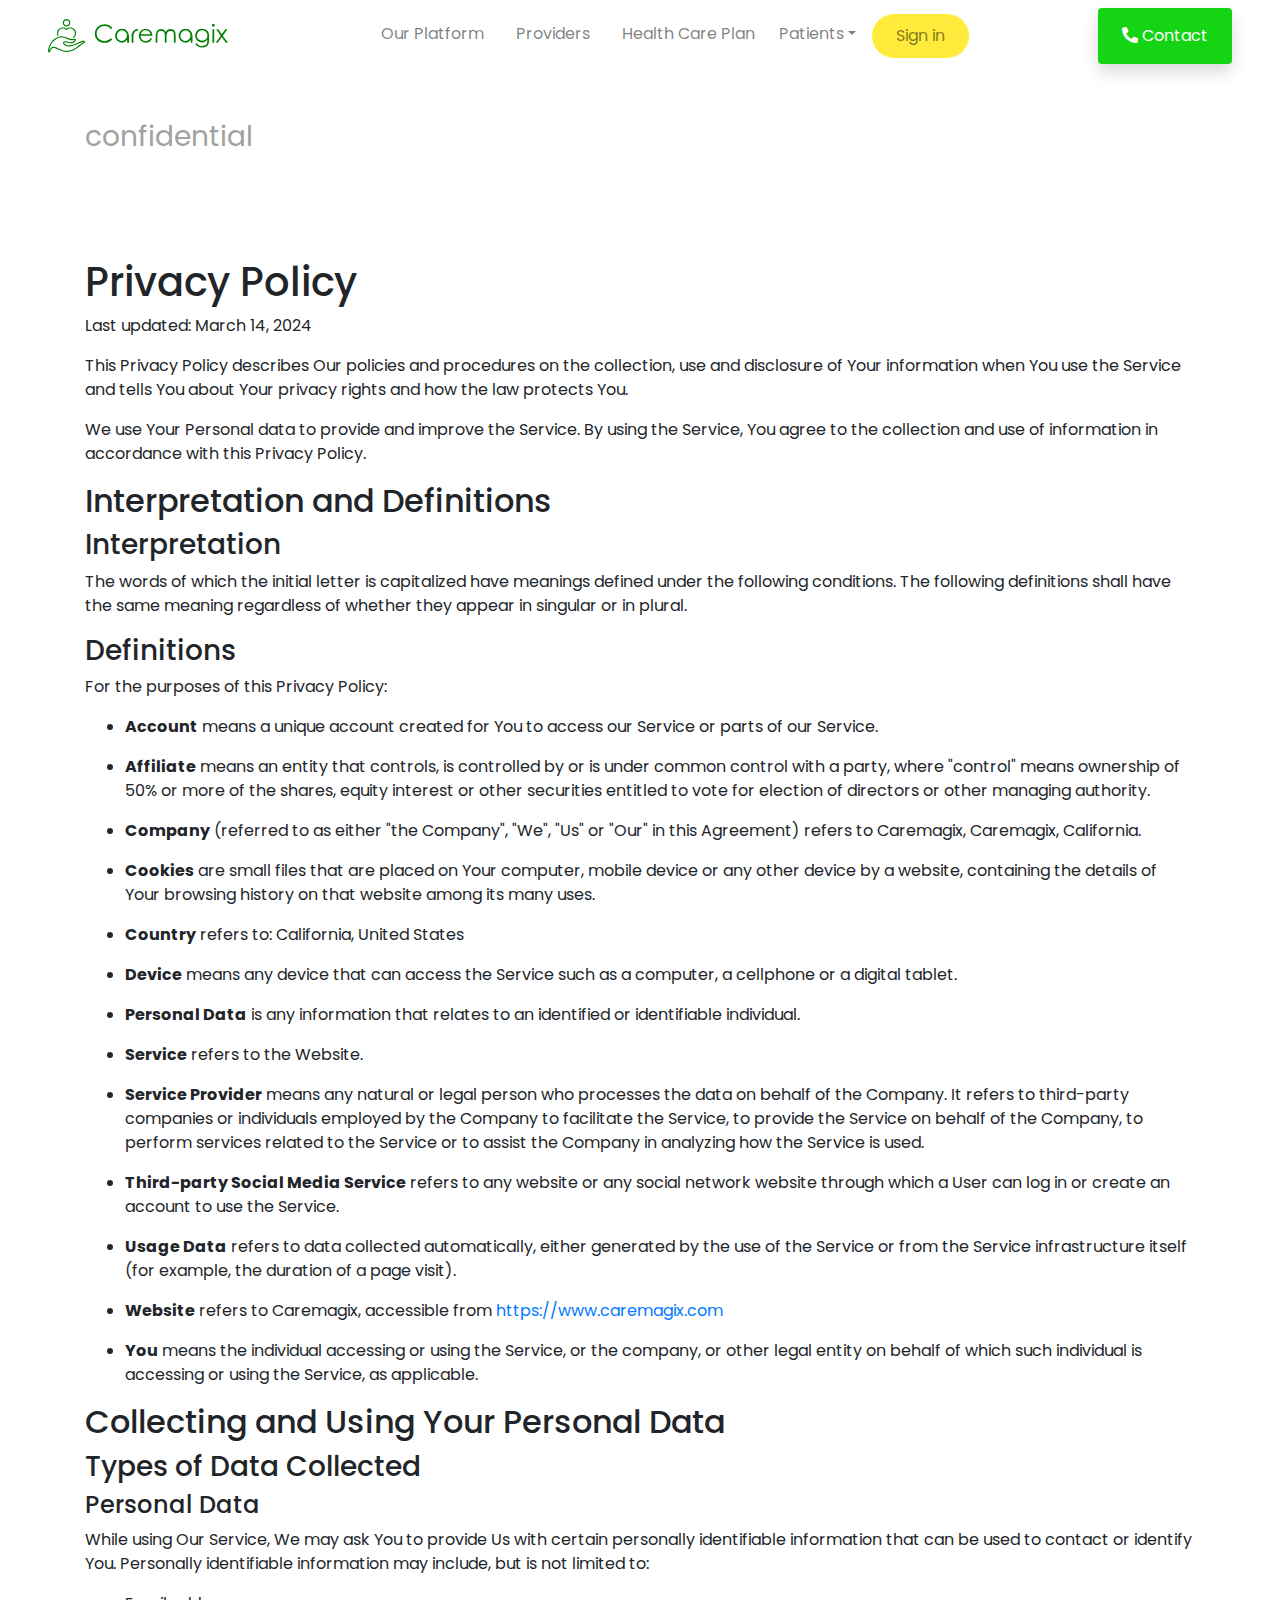
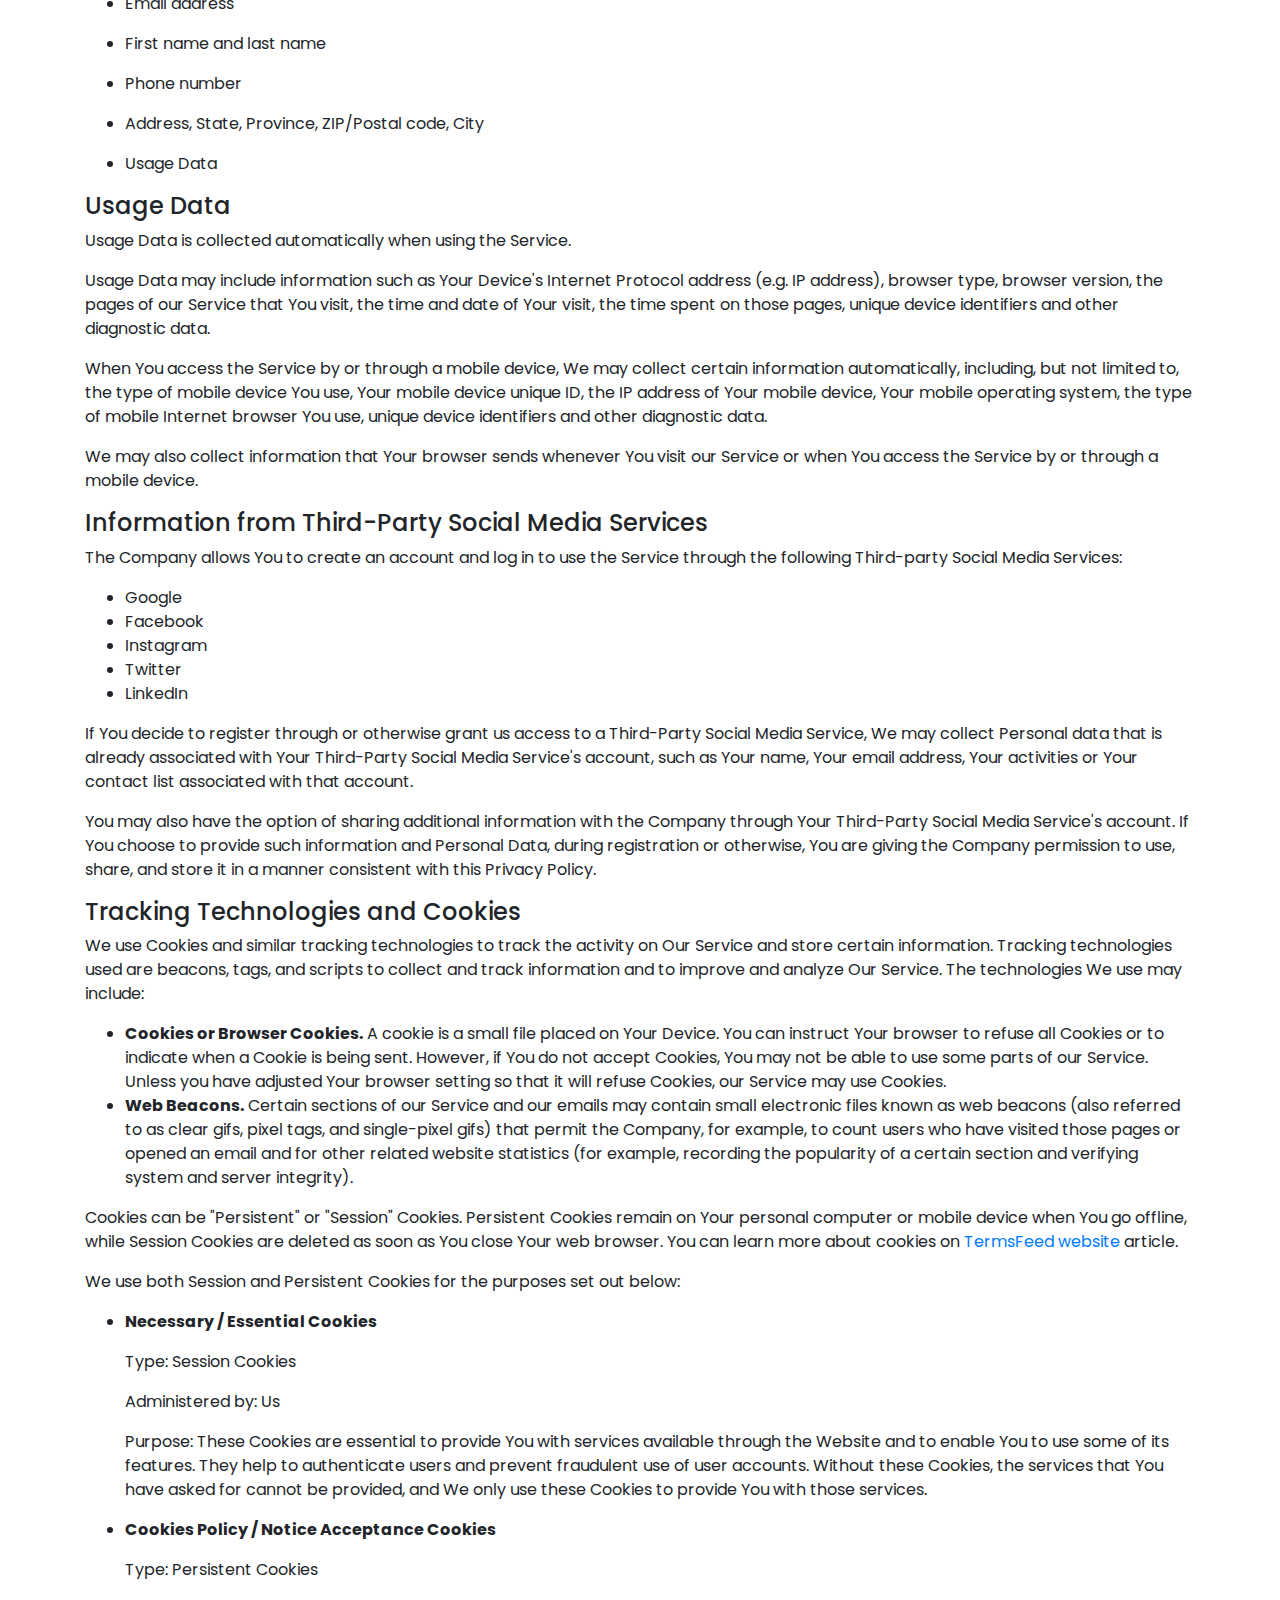
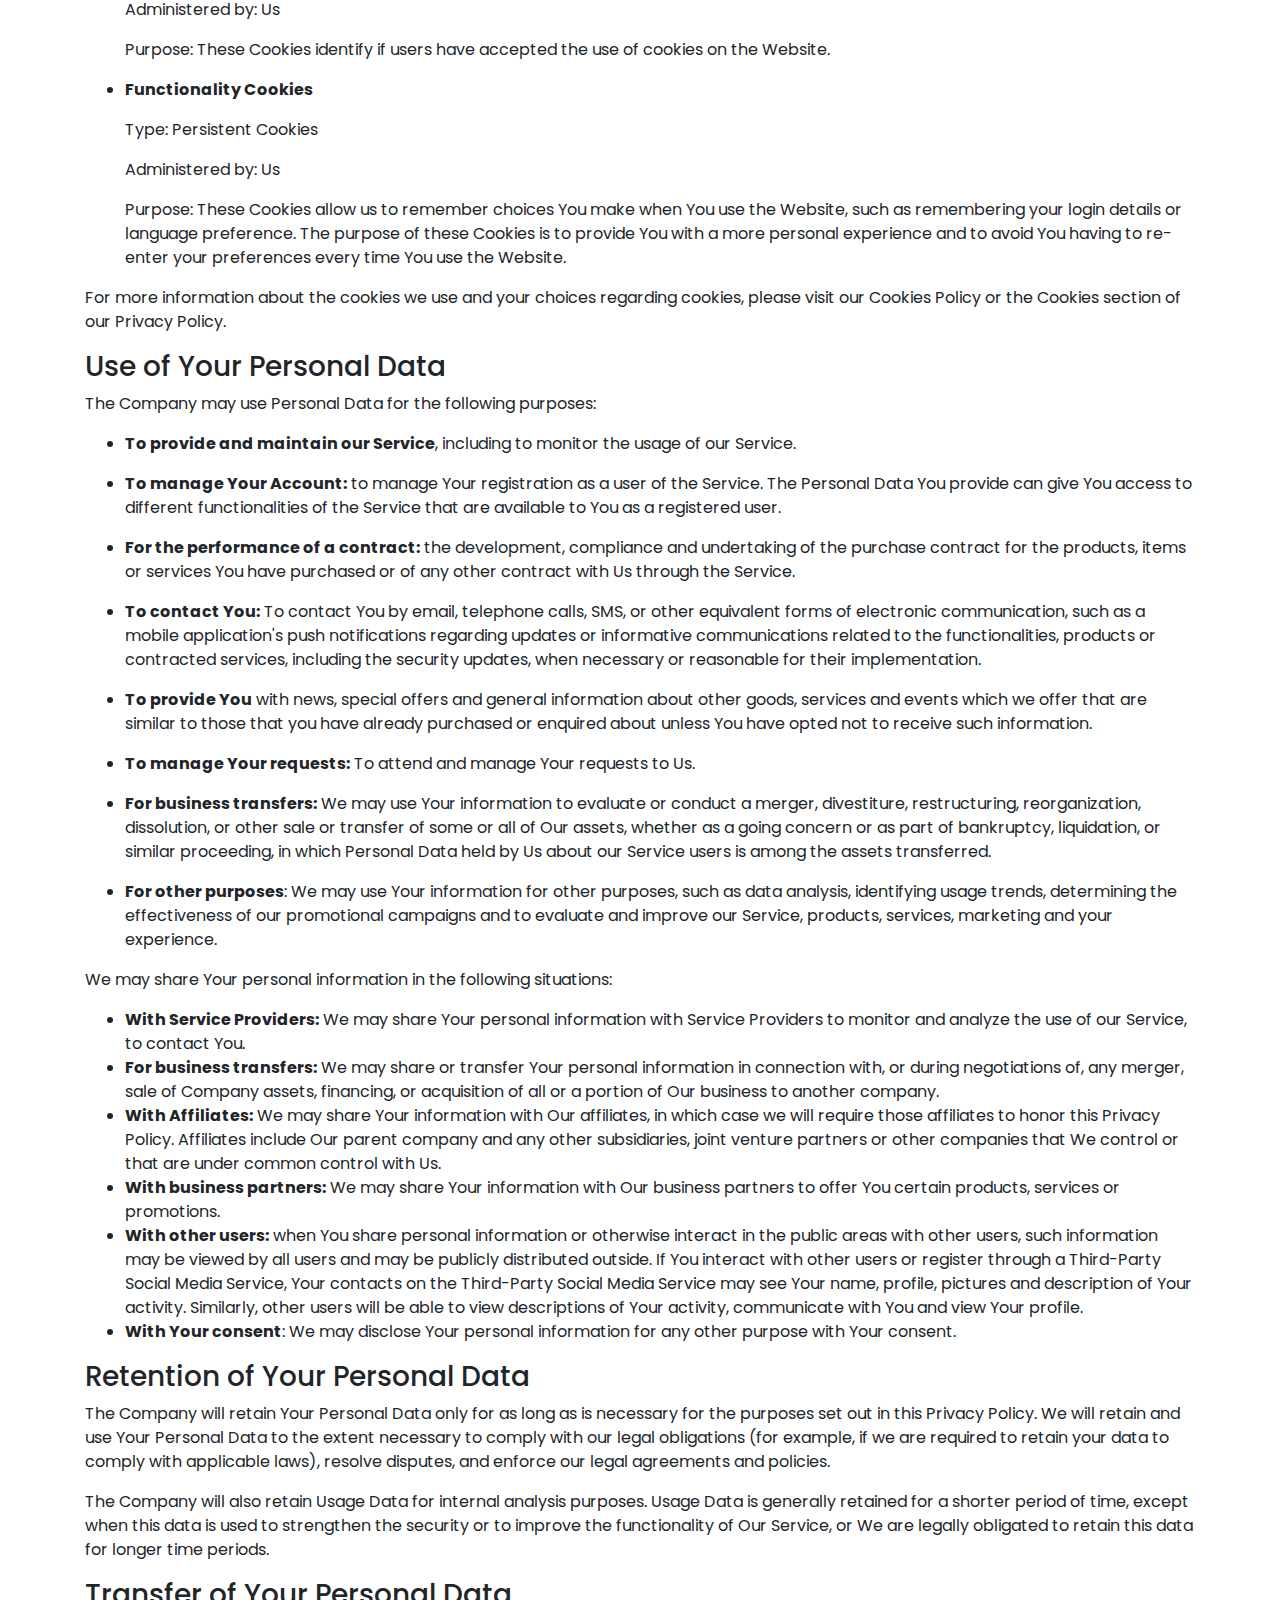
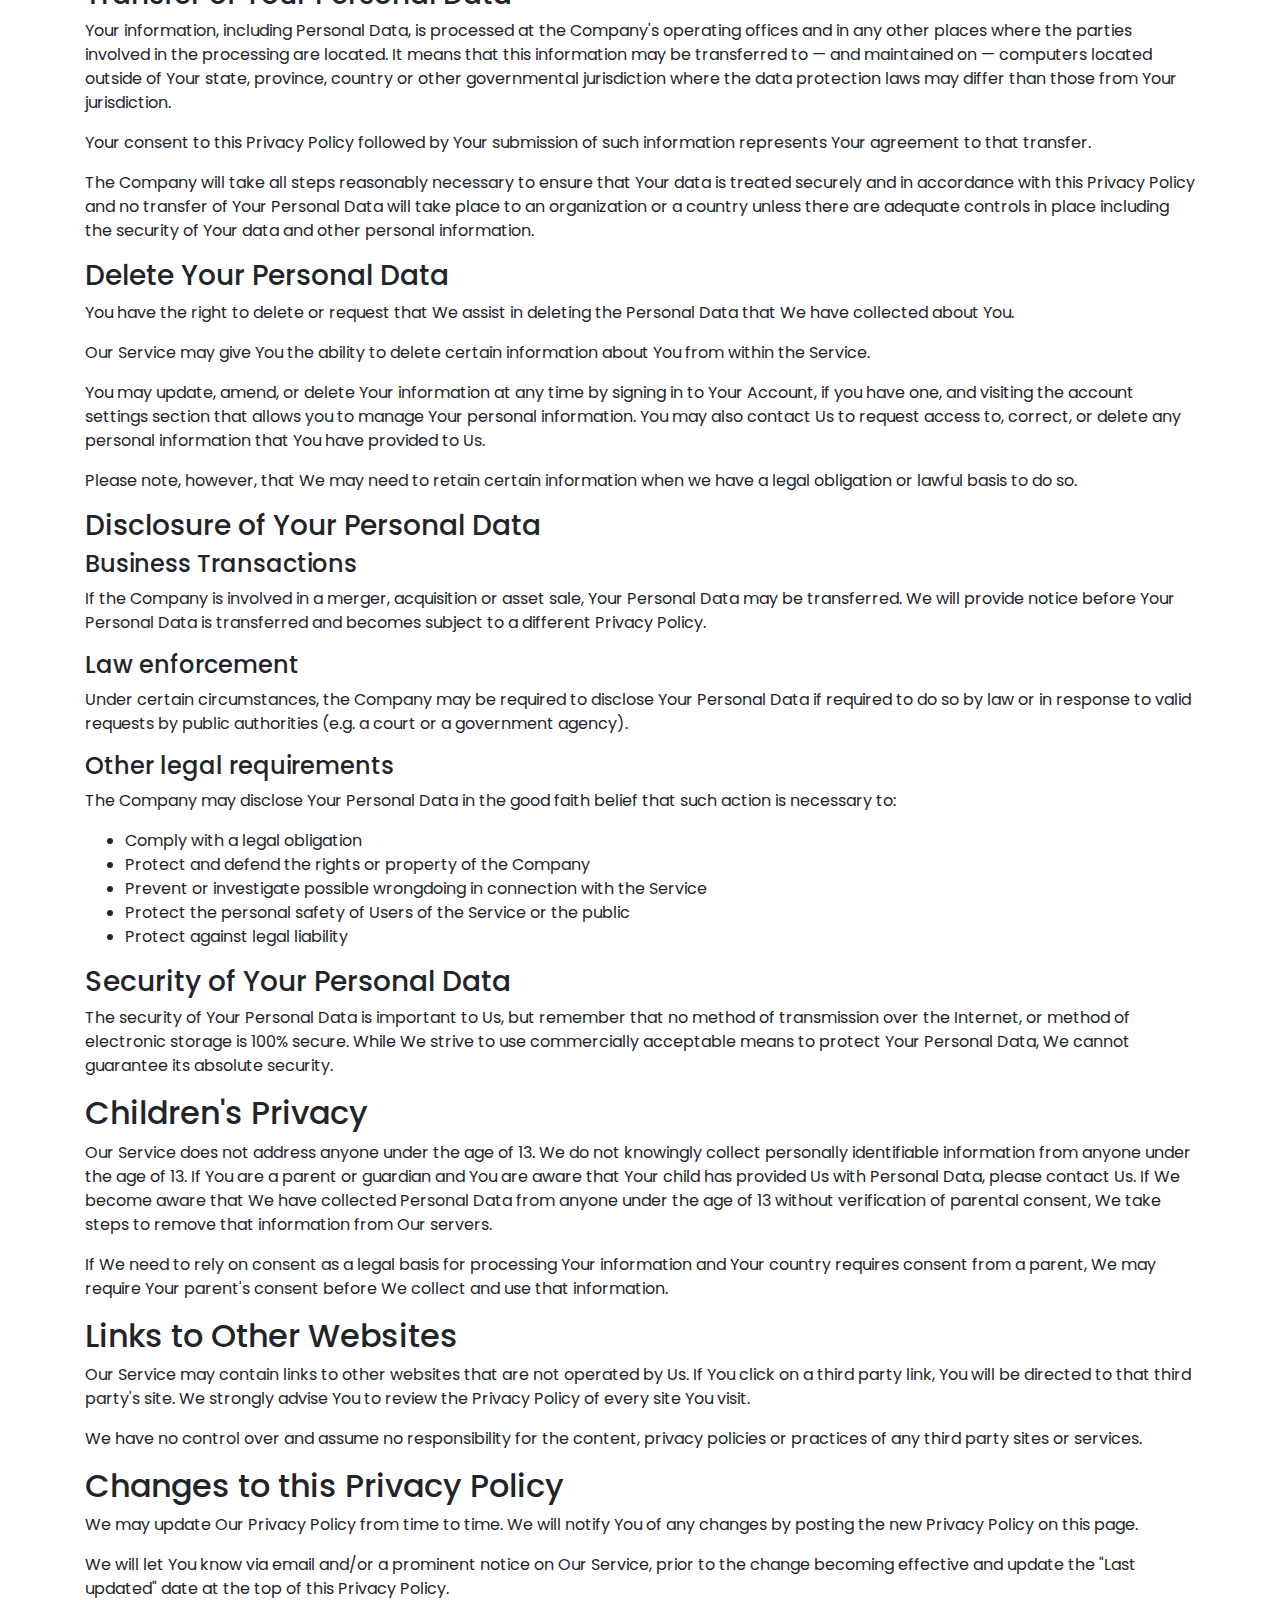
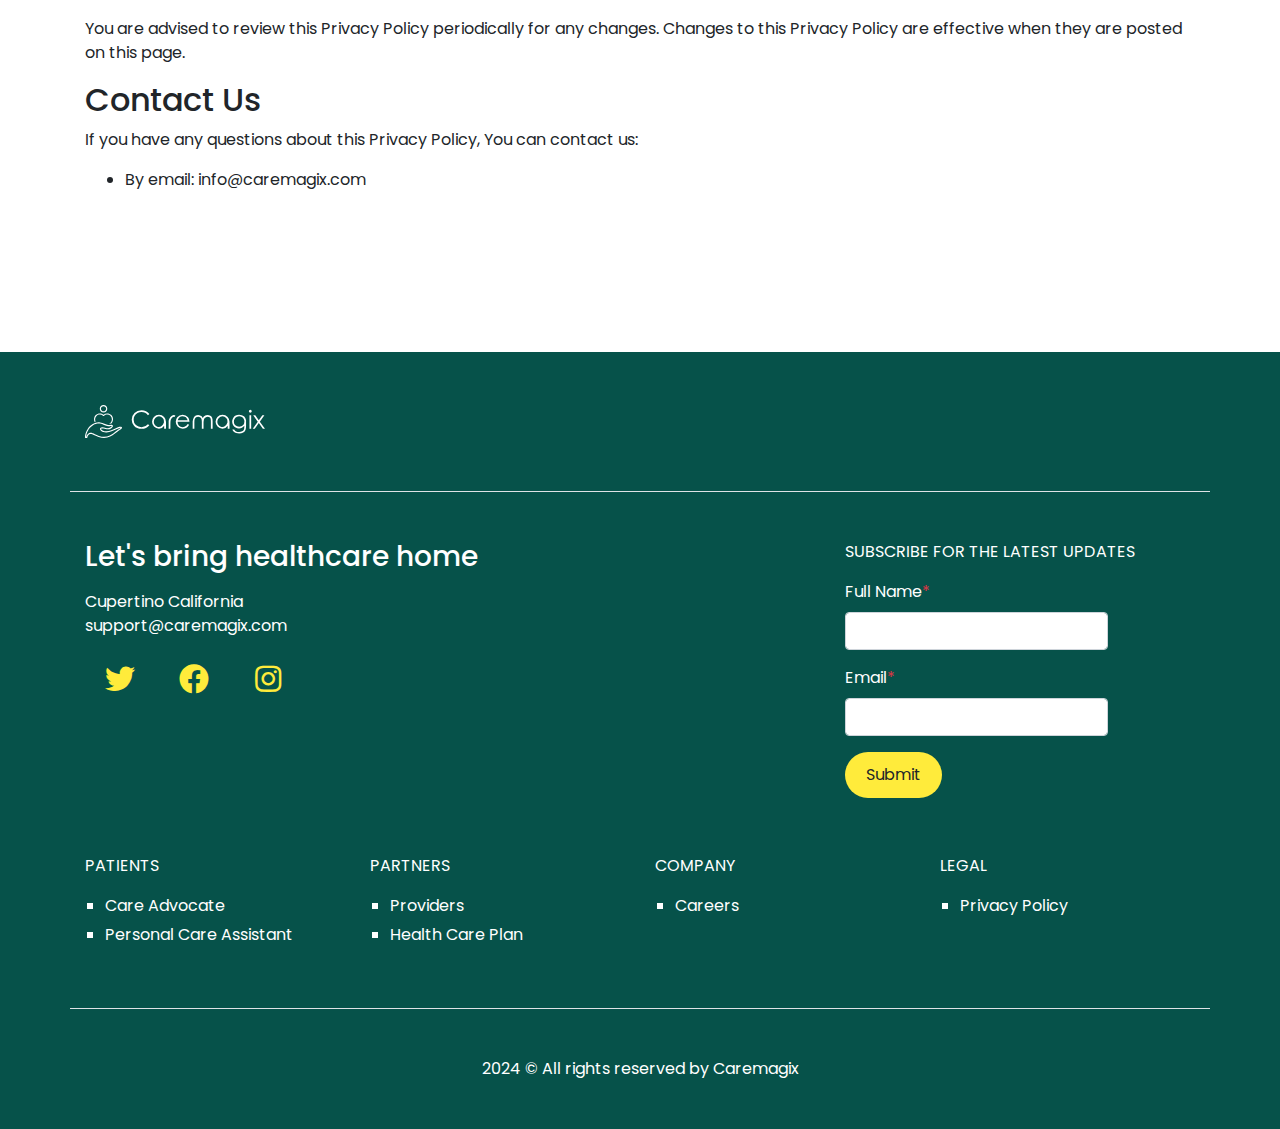
<file: privacy-policy.html>
<!DOCTYPE html>
<html lang="en">

<head>
    <meta charset="UTF-8">
    <meta name="viewport"
        content="width=device-width, initial-scale=1, maximum-scale=1, minimum-scale=1, user-scalable=1">
    <title>Caremagix</title>
    <!-- Add Bootstrap CSS -->
    <link rel="stylesheet" href="https://stackpath.bootstrapcdn.com/bootstrap/4.5.2/css/bootstrap.min.css">

    <link rel="stylesheet" href="https://cdnjs.cloudflare.com/ajax/libs/font-awesome/5.15.3/css/all.min.css">
    <link rel="preconnect" href="https://fonts.googleapis.com">
    <link rel="preconnect" href="https://fonts.gstatic.com" crossorigin>
    <link
        href="https://fonts.googleapis.com/css2?family=Poppins:ital,wght@0,100;0,200;0,300;0,400;0,500;0,600;0,700;0,800;0,900;1,100;1,200;1,300;1,400;1,500;1,600;1,700;1,800;1,900&display=swap"
        rel="stylesheet">
    <link rel="stylesheet" href="css/custom.css">
</head>

<body>
    <header>
        <nav class="navbar navbar-expand-lg navbar-light px-5">
            <a class="navbar-brand" href="/">
                <svg width="180" fill="green" viewBox="0 0 369.9130434782609 68.965792093766" class="looka-1j8o68f"><defs id="SvgjsDefs1011"></defs><g id="SvgjsG1012" featurekey="S6ay6y-0" transform="matrix(0.5944697416259555,0,0,0.5944697416259555,0.0002290399318856106,-3.5668184497557327)" fill="#ffffff"><title xmlns="http://www.w3.org/2000/svg">Modern Business 6 expandlines</title><path xmlns="http://www.w3.org/2000/svg" d="M64,32c7.2,0,13-5.8,13-13S71.2,6,64,6c-7.2,0-13,5.8-13,13c0,0,0,0,0,0C51,26.2,56.8,32,64,32z M64,10c5,0,9,4,9,9  s-4,9-9,9s-9-4-9-9c0,0,0,0,0,0C55,14,59,10,64,10z"></path><path xmlns="http://www.w3.org/2000/svg" d="M36.8,63.2c-3.3-6.4-2.1-14.2,2.9-19.4c6.1-6.3,16.1-6.5,22.4-0.4c0.1,0.1,0.3,0.3,0.4,0.4c0.8,0.8,2.1,0.8,2.9,0  c6.1-6.3,16.1-6.5,22.4-0.4c0.1,0.1,0.3,0.3,0.4,0.4c6.3,6.6,6.3,16.9,0,23.5l-4.2,4.3c0.7,0,1.4-0.1,2-0.3c1.5-0.5,3.1-0.8,4.7-0.9  l0.3-0.3c7.8-8.1,7.8-21,0-29.1C83.8,33.5,72,32.9,64,39.7c-8-6.8-19.8-6.2-27.1,1.3c-6,6.2-7.6,15.5-3.9,23.4  C34.3,64,35.5,63.6,36.8,63.2z"></path><path xmlns="http://www.w3.org/2000/svg" d="M127.7,83.5c-1.1-2.6-6.7-2.3-7-2.3c-1.9,0.3-6,0.8-14.1,4.8C96.5,91,85.7,96,74,96.9c-6.5,0.6-14.4-1.9-17.6-6.3  c-0.7-0.8-0.8-2.2-0.5-2.5c0.8-1,5.6-1.6,15.3,0.9c13.2,3.7,20.1-2.9,20.9-3.8c2.5-2.3,5.7-5.8,4-8.7c-1.5-2.6-5.6-2.4-8.9-1.4  c-3.4,1-7.1,0.3-10.2-0.6c-3.4-0.9-6.7-2.2-10-3.4c-4.7-2-9.6-3.5-14.6-4.5c-8.5-1.6-17.1,0.2-25.6,5.2c-6.9,4-12.8,9.6-17.2,16.3  c-8.9,13.8-10,24.3-9.5,30.6c0.1,1.6,1.2,2.8,2.7,3.2c1.6,0.4,3.2-0.3,4.1-1.6c0.7-0.9,1.1-1.9,1.3-3c0-0.2,0.1-0.5,0.2-0.8  c0.9-3.8,3.3-7.1,6.6-9.2l0.3-0.1c4.4-2.4,8.5-0.7,17.3,3.4c3.7,1.8,8.4,3.9,14.1,6.1c26,8.9,44.2-2,55.6-10.9  c9.5-7.4,20.4-14.8,20.4-14.8C124.5,89.8,129.2,86.9,127.7,83.5z M120.6,87.5c-0.1,0.1-11.1,7.5-20.7,15  c-10.7,8.4-27.7,18.5-51.8,10.3c-5.5-2.1-9.9-4.1-13.8-5.9c-8.8-4.1-14.6-6.8-20.9-3.3l-0.1,0c-0.1,0-0.2,0.1-0.3,0.1  c-4.2,2.7-7.2,6.9-8.4,11.7c-0.1,0.6-0.3,1.3-0.5,1.9c-0.3-5.8,1.1-15,8.9-27.2c4-6.2,9.5-11.3,15.9-15c5.3-3.3,11.3-5.1,17.6-5.2  c1.8,0,3.6,0.2,5.3,0.5c4.8,1,9.4,2.5,13.9,4.4c3.3,1.3,6.8,2.6,10.4,3.6c3.5,1,8,1.9,12.4,0.6c1.3-0.5,2.7-0.6,4.1-0.4  c-0.2,0.5-0.9,1.7-3.2,3.8c0,0-0.1,0.1-0.1,0.1c-0.2,0.2-5.6,5.9-17,2.7c-10.5-2.7-17.1-2.6-19.5,0.5c-1.4,1.8-1.3,4.2,0.3,7.1  c0.1,0.1,4.7,8.8,21.3,8.2c12.4-1,23.6-6.1,34-11.3c7.6-3.8,11-4.2,12.9-4.5c0.8-0.1,1.7-0.2,2.5-0.1  C122.8,86,121.7,86.8,120.6,87.5L120.6,87.5z"></path></g><g id="SvgjsG1013" featurekey="j5pGhi-0" transform="matrix(2.560820016550997,0,0,2.560820016550997,93.224431041536,-1.0781079386497883)" fill="#ffffff"><path d="M15.244 7.715 l-1.1523 0.85938 q-0.9375 -1.23046875 -2.260742188 -1.860351563 t-2.9053 -0.62988 q-1.73828125 0 -3.212890625 0.830078125 t-2.29 2.2314 t-0.81543 3.1592 q0 2.646484375 1.81640625 4.262695313 t4.5801 1.6162 q3.046875 0 5.087890625 -2.3828125 l1.1523 0.86914 q-1.083984375 1.376953125 -2.705078125 2.12890625 t-3.6133 0.75195 q-3.80859375 0 -6.005859375 -2.529296875 q-1.8359375 -2.138671875 -1.8359375 -4.84375 q0 -3.173828125 2.231445313 -5.3515625 t5.5811 -2.1777 q2.03125 0 3.666992188 0.8056640625 t2.6807 2.2607 z M22.968753125 8.203 q2.470703125 0 4.1015625 1.787109375 q1.50390625 1.630859375 1.50390625 3.876953125 q0.01953125 5.546875 0 5.634765625 l-1.4551 0 l0 -2.4316 q-1.142578125 2.12890625 -4.150390625 2.3828125 q-2.4609375 0 -4.018554688 -1.674804688 t-1.5576 -3.9111 q0 -2.2265625 1.474609375 -3.8671875 q1.630859375 -1.796875 4.1015625 -1.796875 z M22.968753125 9.551 q-1.708984375 0 -2.939453125 1.26953125 t-1.2305 3.0664 q0 1.162109375 0.6298828125 2.236328125 t2.1338 1.8164 q3.76953125 0.83984375 5.361328125 -3.427734375 q0.087890625 -1.3671875 -0.29296875 -2.6171875 q-0.2734375 -0.56640625 -0.751953125 -1.07421875 q-1.201171875 -1.26953125 -2.91015625 -1.26953125 z M30.722696875 14.541 l0 -1.2891 q0.15625 -0.966796875 0.44921875 -1.572265625 q0.68359375 -1.6796875 1.8359375 -2.4609375 t1.9141 -0.78125 q0.56640625 0 1.2109375 0.37109375 l-0.71289 1.1523 q-0.908203125 -0.33203125 -1.801757813 0.537109375 t-1.2354 1.8945 q-0.25390625 0.908203125 -0.25390625 3.408203125 l0 3.623 l-1.4063 0 l0 -4.8828 z M45.95715625 15.6348 l1.1523 0.61523 q-0.556640625 1.123046875 -1.30859375 1.806640625 t-1.6895 1.04 t-2.1191 0.35645 q-2.6171875 0 -4.091796875 -1.713867188 t-1.4746 -3.8721 q0 -2.041015625 1.25 -3.6328125 q1.58203125 -2.03125 4.248046875 -2.03125 q2.724609375 0 4.365234375 2.080078125 q1.162109375 1.46484375 1.171875 3.65234375 l-9.6191 0 q0.0390625 1.875 1.19140625 3.071289063 t2.8418 1.1963 q0.8203125 0 1.591796875 -0.2880859375 t1.3135 -0.75684 t1.1768 -1.5234 z M45.95715625 12.7539 q-0.2734375 -1.103515625 -0.80078125 -1.762695313 t-1.3965 -1.0645 t-1.8262 -0.40527 q-1.572265625 0 -2.705078125 1.015625 q-0.8203125 0.7421875 -1.240234375 2.216796875 l7.9688 0 z M50.00979375 15.293 l0 -1.709 q0.17578125 -2.1875 0.91796875 -3.203125 q0.615234375 -0.927734375 1.611328125 -1.474609375 q0.654296875 -0.419921875 1.865234375 -0.44921875 q0.78125 0 1.58203125 0.29296875 t1.2402 0.78125 t0.88867 1.4648 q0.244140625 -0.625 1.025390625 -1.46484375 q0.380859375 -0.322265625 0.986328125 -0.634765625 q0.41015625 -0.263671875 1.904296875 -0.439453125 q1.11328125 0 2.138671875 0.556640625 t1.4404 1.5674 t0.41504 3.0127 l0 5.8496 l-1.4063 0 l0 -5.8496 q0 -1.71875 -0.244140625 -2.36328125 t-0.83984 -1.04 t-1.4355 -0.39551 q-1.58203125 0.107421875 -2.705078125 1.533203125 q-0.439453125 0.60546875 -0.6640625 2.685546875 l0 5.4297 l-1.377 0 l0 -5.4883 q0 -1.93359375 -0.4296875 -2.631835938 t-1.0254 -1.1133 t-1.4844 -0.41504 q-0.95703125 0 -1.645507813 0.48828125 t-1.0791 1.46 t-0.3125 3.1592 l0 4.541 l-1.3672 0 l0 -4.1504 z M73.9746125 8.203 q2.470703125 0 4.1015625 1.787109375 q1.50390625 1.630859375 1.50390625 3.876953125 q0.01953125 5.546875 0 5.634765625 l-1.4551 0 l0 -2.4316 q-1.142578125 2.12890625 -4.150390625 2.3828125 q-2.4609375 0 -4.018554688 -1.674804688 t-1.5576 -3.9111 q0 -2.2265625 1.474609375 -3.8671875 q1.630859375 -1.796875 4.1015625 -1.796875 z M73.9746125 9.551 q-1.708984375 0 -2.939453125 1.26953125 t-1.2305 3.0664 q0 1.162109375 0.6298828125 2.236328125 t2.1338 1.8164 q3.76953125 0.83984375 5.361328125 -3.427734375 q0.087890625 -1.3671875 -0.29296875 -2.6171875 q-0.2734375 -0.56640625 -0.751953125 -1.07421875 q-1.201171875 -1.26953125 -2.91015625 -1.26953125 z M92.87065625 17.0117 q0 2.255859375 -0.400390625 3.30078125 q-0.537109375 1.474609375 -1.879882813 2.270507813 t-3.2178 0.7959 q-1.38671875 0 -2.48046875 -0.390625 t-1.7871 -1.0449 t-1.2695 -1.9141 l1.4941 0 q0.615234375 1.064453125 1.577148438 1.572265625 t2.3975 0.50781 q1.40625 0 2.377929688 -0.52734375 t1.3818 -1.3184 t0.41016 -2.5684 l0 -0.54688 q-0.771484375 0.986328125 -1.899414063 1.513671875 t-2.3779 0.52734 q-1.474609375 0 -2.778320313 -0.732421875 t-2.0117 -1.9775 t-0.70801 -2.7295 t0.7373 -2.7686 t2.0459 -2.0313 t2.7441 -0.74707 q1.2109375 0 2.197265625 0.37109375 q0.830078125 0.302734375 1.962890625 1.162109375 q0.95703125 0.791015625 1.50390625 3.017578125 q-0.01953125 0.29296875 -0.01953125 4.2578125 z M87.40235625 9.531 q-1.171875 0 -2.172851563 0.56640625 t-1.5723 1.5625 t-0.57129 2.1582 q0 1.767578125 1.181640625 2.919921875 t3.0566 1.1523 q1.9140625 0 3.06640625 -1.142578125 t1.1523 -3.0078 q0 -1.2109375 -0.5322265625 -2.158203125 t-1.5039 -1.499 t-2.1045 -0.55176 z M96.279278125 4.3260000000000005 q0.46875 0 0.8056640625 0.33203125 t0.33691 0.80078 t-0.33691 0.80566 t-0.80566 0.33691 t-0.80078 -0.33691 t-0.33203 -0.80566 t0.33203 -0.80078 t0.80078 -0.33203 z M95.595678125 8.73 l1.377 0 l0 10.713 l-1.377 0 l0 -10.713 z M98.613285625 8.73 l1.6504 0 l2.832 3.9746 l2.8418 -3.9746 l1.6504 0 l-3.6719 5.0879 l4.1309 5.625 l-1.6699 0 l-3.2813 -4.502 l-3.2324 4.502 l-1.6406 0 l4.0527 -5.625 z"></path></g></svg>            </a>
            <button class="navbar-toggler" type="button" data-toggle="collapse" data-target="#navbarSupportedContent"
                aria-controls="navbarSupportedContent" aria-expanded="false" aria-label="Toggle navigation">
                <span class="navbar-toggler-icon"></span>
            </button>

            <div class="collapse navbar-collapse" id="navbarSupportedContent">
                <ul class="navbar-nav mx-auto">
                    <li class="nav-item">
                        <a class="nav-link mx-2" href="our-platform.html">Our Platform</a>
                    </li>
                    <li class="nav-item">
                        <a class="nav-link mx-2" href="providers.html">Providers</a>
                    </li>
                    <li class="nav-item">
                        <a class="nav-link mx-2" href="health-care-plan.html">Health Care Plan</a>
                    </li>
                    <li class="nav-item dropdown">
                        <a class="nav-link dropdown-toggle" href="patients.html" id="navbarDropdown" role="button"
                            data-toggle="dropdown" aria-haspopup="true" aria-expanded="false">Patients</a>
                        <div class="dropdown-menu" aria-labelledby="navbarDropdown">
                            <a class="dropdown-item" href="care-advocate.html">Care Advocate</a>
                            <a class="dropdown-item" href="personal-care-assistant.html">Personal Care Assistant</a>
                        </div>
                    </li>
                    <li class="nav-item">
                        <a class="nav-link mx-2 px-4 yellow-button" href="sign-in.html">Sign in</a>
                    </li>
                </ul>
                <span class="navbar-text shadow rounded contactbtn">
                    <a class="nav-link mx-2 text-white" href="#contact"><i class="fas fa-phone-alt"></i> Contact</a>
                </span>
            </div>
        </nav>
    </header>
    <main class="care-advocate mb-5">
        <div class="container-fluid my-5">
            <div class="container">
                <div class="row">
                    <div class="col-12 text-left">
                        <h3 class="confidential">confidential</h3>
                    </div>
                </div>
            </div>
        </div>
        <section>
            <div class="container mb-5 py-5">
                <div class="row">
                    <div class="col-12 col-md-12 mb-5">
                        <h1>Privacy Policy</h1>
                        <p>Last updated: March 14, 2024</p>
                        <p>This Privacy Policy describes Our policies and procedures on the collection, use and
                            disclosure of Your information when You use the Service and tells You about Your privacy
                            rights and how the law protects You.</p>
                        <p>We use Your Personal data to provide and improve the Service. By using the Service, You agree
                            to the collection and use of information in accordance with this Privacy Policy.</p>
                        <h2>Interpretation and Definitions</h2>
                        <h3>Interpretation</h3>
                        <p>The words of which the initial letter is capitalized have meanings defined under the
                            following conditions. The following definitions shall have the same meaning regardless of
                            whether they appear in singular or in plural.</p>
                        <h3>Definitions</h3>
                        <p>For the purposes of this Privacy Policy:</p>
                        <ul>
                            <li>
                                <p><strong>Account</strong> means a unique account created for You to access our Service
                                    or parts of our Service.</p>
                            </li>
                            <li>
                                <p><strong>Affiliate</strong> means an entity that controls, is controlled by or is
                                    under common control with a party, where &quot;control&quot; means ownership of 50%
                                    or more of the shares, equity interest or other securities entitled to vote for
                                    election of directors or other managing authority.</p>
                            </li>
                            <li>
                                <p><strong>Company</strong> (referred to as either &quot;the Company&quot;,
                                    &quot;We&quot;, &quot;Us&quot; or &quot;Our&quot; in this Agreement) refers to
                                    Caremagix, Caremagix, California.</p>
                            </li>
                            <li>
                                <p><strong>Cookies</strong> are small files that are placed on Your computer, mobile
                                    device or any other device by a website, containing the details of Your browsing
                                    history on that website among its many uses.</p>
                            </li>
                            <li>
                                <p><strong>Country</strong> refers to: California, United States</p>
                            </li>
                            <li>
                                <p><strong>Device</strong> means any device that can access the Service such as a
                                    computer, a cellphone or a digital tablet.</p>
                            </li>
                            <li>
                                <p><strong>Personal Data</strong> is any information that relates to an identified or
                                    identifiable individual.</p>
                            </li>
                            <li>
                                <p><strong>Service</strong> refers to the Website.</p>
                            </li>
                            <li>
                                <p><strong>Service Provider</strong> means any natural or legal person who processes the
                                    data on behalf of the Company. It refers to third-party companies or individuals
                                    employed by the Company to facilitate the Service, to provide the Service on behalf
                                    of the Company, to perform services related to the Service or to assist the Company
                                    in analyzing how the Service is used.</p>
                            </li>
                            <li>
                                <p><strong>Third-party Social Media Service</strong> refers to any website or any social
                                    network website through which a User can log in or create an account to use the
                                    Service.</p>
                            </li>
                            <li>
                                <p><strong>Usage Data</strong> refers to data collected automatically, either generated
                                    by the use of the Service or from the Service infrastructure itself (for example,
                                    the duration of a page visit).</p>
                            </li>
                            <li>
                                <p><strong>Website</strong> refers to Caremagix, accessible from <a
                                        href="https://www.caremagix.com" rel="external nofollow noopener"
                                        target="_blank">https://www.caremagix.com</a></p>
                            </li>
                            <li>
                                <p><strong>You</strong> means the individual accessing or using the Service, or the
                                    company, or other legal entity on behalf of which such individual is accessing or
                                    using the Service, as applicable.</p>
                            </li>
                        </ul>
                        <h2>Collecting and Using Your Personal Data</h2>
                        <h3>Types of Data Collected</h3>
                        <h4>Personal Data</h4>
                        <p>While using Our Service, We may ask You to provide Us with certain personally identifiable
                            information that can be used to contact or identify You. Personally identifiable information
                            may include, but is not limited to:</p>
                        <ul>
                            <li>
                                <p>Email address</p>
                            </li>
                            <li>
                                <p>First name and last name</p>
                            </li>
                            <li>
                                <p>Phone number</p>
                            </li>
                            <li>
                                <p>Address, State, Province, ZIP/Postal code, City</p>
                            </li>
                            <li>
                                <p>Usage Data</p>
                            </li>
                        </ul>
                        <h4>Usage Data</h4>
                        <p>Usage Data is collected automatically when using the Service.</p>
                        <p>Usage Data may include information such as Your Device's Internet Protocol address (e.g. IP
                            address), browser type, browser version, the pages of our Service that You visit, the time
                            and date of Your visit, the time spent on those pages, unique device identifiers and other
                            diagnostic data.</p>
                        <p>When You access the Service by or through a mobile device, We may collect certain information
                            automatically, including, but not limited to, the type of mobile device You use, Your mobile
                            device unique ID, the IP address of Your mobile device, Your mobile operating system, the
                            type of mobile Internet browser You use, unique device identifiers and other diagnostic
                            data.</p>
                        <p>We may also collect information that Your browser sends whenever You visit our Service or
                            when You access the Service by or through a mobile device.</p>
                        <h4>Information from Third-Party Social Media Services</h4>
                        <p>The Company allows You to create an account and log in to use the Service through the
                            following Third-party Social Media Services:</p>
                        <ul>
                            <li>Google</li>
                            <li>Facebook</li>
                            <li>Instagram</li>
                            <li>Twitter</li>
                            <li>LinkedIn</li>
                        </ul>
                        <p>If You decide to register through or otherwise grant us access to a Third-Party Social Media
                            Service, We may collect Personal data that is already associated with Your Third-Party
                            Social Media Service's account, such as Your name, Your email address, Your activities or
                            Your contact list associated with that account.</p>
                        <p>You may also have the option of sharing additional information with the Company through Your
                            Third-Party Social Media Service's account. If You choose to provide such information and
                            Personal Data, during registration or otherwise, You are giving the Company permission to
                            use, share, and store it in a manner consistent with this Privacy Policy.</p>
                        <h4>Tracking Technologies and Cookies</h4>
                        <p>We use Cookies and similar tracking technologies to track the activity on Our Service and
                            store certain information. Tracking technologies used are beacons, tags, and scripts to
                            collect and track information and to improve and analyze Our Service. The technologies We
                            use may include:</p>
                        <ul>
                            <li><strong>Cookies or Browser Cookies.</strong> A cookie is a small file placed on Your
                                Device. You can instruct Your browser to refuse all Cookies or to indicate when a Cookie
                                is being sent. However, if You do not accept Cookies, You may not be able to use some
                                parts of our Service. Unless you have adjusted Your browser setting so that it will
                                refuse Cookies, our Service may use Cookies.</li>
                            <li><strong>Web Beacons.</strong> Certain sections of our Service and our emails may contain
                                small electronic files known as web beacons (also referred to as clear gifs, pixel tags,
                                and single-pixel gifs) that permit the Company, for example, to count users who have
                                visited those pages or opened an email and for other related website statistics (for
                                example, recording the popularity of a certain section and verifying system and server
                                integrity).</li>
                        </ul>
                        <p>Cookies can be &quot;Persistent&quot; or &quot;Session&quot; Cookies. Persistent Cookies
                            remain on Your personal computer or mobile device when You go offline, while Session Cookies
                            are deleted as soon as You close Your web browser. You can learn more about cookies on <a
                                href="https://www.termsfeed.com/blog/cookies/#What_Are_Cookies"
                                target="_blank">TermsFeed website</a> article.</p>
                        <p>We use both Session and Persistent Cookies for the purposes set out below:</p>
                        <ul>
                            <li>
                                <p><strong>Necessary / Essential Cookies</strong></p>
                                <p>Type: Session Cookies</p>
                                <p>Administered by: Us</p>
                                <p>Purpose: These Cookies are essential to provide You with services available through
                                    the Website and to enable You to use some of its features. They help to authenticate
                                    users and prevent fraudulent use of user accounts. Without these Cookies, the
                                    services that You have asked for cannot be provided, and We only use these Cookies
                                    to provide You with those services.</p>
                            </li>
                            <li>
                                <p><strong>Cookies Policy / Notice Acceptance Cookies</strong></p>
                                <p>Type: Persistent Cookies</p>
                                <p>Administered by: Us</p>
                                <p>Purpose: These Cookies identify if users have accepted the use of cookies on the
                                    Website.</p>
                            </li>
                            <li>
                                <p><strong>Functionality Cookies</strong></p>
                                <p>Type: Persistent Cookies</p>
                                <p>Administered by: Us</p>
                                <p>Purpose: These Cookies allow us to remember choices You make when You use the
                                    Website, such as remembering your login details or language preference. The purpose
                                    of these Cookies is to provide You with a more personal experience and to avoid You
                                    having to re-enter your preferences every time You use the Website.</p>
                            </li>
                        </ul>
                        <p>For more information about the cookies we use and your choices regarding cookies, please
                            visit our Cookies Policy or the Cookies section of our Privacy Policy.</p>
                        <h3>Use of Your Personal Data</h3>
                        <p>The Company may use Personal Data for the following purposes:</p>
                        <ul>
                            <li>
                                <p><strong>To provide and maintain our Service</strong>, including to monitor the usage
                                    of our Service.</p>
                            </li>
                            <li>
                                <p><strong>To manage Your Account:</strong> to manage Your registration as a user of the
                                    Service. The Personal Data You provide can give You access to different
                                    functionalities of the Service that are available to You as a registered user.</p>
                            </li>
                            <li>
                                <p><strong>For the performance of a contract:</strong> the development, compliance and
                                    undertaking of the purchase contract for the products, items or services You have
                                    purchased or of any other contract with Us through the Service.</p>
                            </li>
                            <li>
                                <p><strong>To contact You:</strong> To contact You by email, telephone calls, SMS, or
                                    other equivalent forms of electronic communication, such as a mobile application's
                                    push notifications regarding updates or informative communications related to the
                                    functionalities, products or contracted services, including the security updates,
                                    when necessary or reasonable for their implementation.</p>
                            </li>
                            <li>
                                <p><strong>To provide You</strong> with news, special offers and general information
                                    about other goods, services and events which we offer that are similar to those that
                                    you have already purchased or enquired about unless You have opted not to receive
                                    such information.</p>
                            </li>
                            <li>
                                <p><strong>To manage Your requests:</strong> To attend and manage Your requests to Us.
                                </p>
                            </li>
                            <li>
                                <p><strong>For business transfers:</strong> We may use Your information to evaluate or
                                    conduct a merger, divestiture, restructuring, reorganization, dissolution, or other
                                    sale or transfer of some or all of Our assets, whether as a going concern or as part
                                    of bankruptcy, liquidation, or similar proceeding, in which Personal Data held by Us
                                    about our Service users is among the assets transferred.</p>
                            </li>
                            <li>
                                <p><strong>For other purposes</strong>: We may use Your information for other purposes,
                                    such as data analysis, identifying usage trends, determining the effectiveness of
                                    our promotional campaigns and to evaluate and improve our Service, products,
                                    services, marketing and your experience.</p>
                            </li>
                        </ul>
                        <p>We may share Your personal information in the following situations:</p>
                        <ul>
                            <li><strong>With Service Providers:</strong> We may share Your personal information with
                                Service Providers to monitor and analyze the use of our Service, to contact You.</li>
                            <li><strong>For business transfers:</strong> We may share or transfer Your personal
                                information in connection with, or during negotiations of, any merger, sale of Company
                                assets, financing, or acquisition of all or a portion of Our business to another
                                company.</li>
                            <li><strong>With Affiliates:</strong> We may share Your information with Our affiliates, in
                                which case we will require those affiliates to honor this Privacy Policy. Affiliates
                                include Our parent company and any other subsidiaries, joint venture partners or other
                                companies that We control or that are under common control with Us.</li>
                            <li><strong>With business partners:</strong> We may share Your information with Our business
                                partners to offer You certain products, services or promotions.</li>
                            <li><strong>With other users:</strong> when You share personal information or otherwise
                                interact in the public areas with other users, such information may be viewed by all
                                users and may be publicly distributed outside. If You interact with other users or
                                register through a Third-Party Social Media Service, Your contacts on the Third-Party
                                Social Media Service may see Your name, profile, pictures and description of Your
                                activity. Similarly, other users will be able to view descriptions of Your activity,
                                communicate with You and view Your profile.</li>
                            <li><strong>With Your consent</strong>: We may disclose Your personal information for any
                                other purpose with Your consent.</li>
                        </ul>
                        <h3>Retention of Your Personal Data</h3>
                        <p>The Company will retain Your Personal Data only for as long as is necessary for the purposes
                            set out in this Privacy Policy. We will retain and use Your Personal Data to the extent
                            necessary to comply with our legal obligations (for example, if we are required to retain
                            your data to comply with applicable laws), resolve disputes, and enforce our legal
                            agreements and policies.</p>
                        <p>The Company will also retain Usage Data for internal analysis purposes. Usage Data is
                            generally retained for a shorter period of time, except when this data is used to strengthen
                            the security or to improve the functionality of Our Service, or We are legally obligated to
                            retain this data for longer time periods.</p>
                        <h3>Transfer of Your Personal Data</h3>
                        <p>Your information, including Personal Data, is processed at the Company's operating offices
                            and in any other places where the parties involved in the processing are located. It means
                            that this information may be transferred to — and maintained on — computers located outside
                            of Your state, province, country or other governmental jurisdiction where the data
                            protection laws may differ than those from Your jurisdiction.</p>
                        <p>Your consent to this Privacy Policy followed by Your submission of such information
                            represents Your agreement to that transfer.</p>
                        <p>The Company will take all steps reasonably necessary to ensure that Your data is treated
                            securely and in accordance with this Privacy Policy and no transfer of Your Personal Data
                            will take place to an organization or a country unless there are adequate controls in place
                            including the security of Your data and other personal information.</p>
                        <h3>Delete Your Personal Data</h3>
                        <p>You have the right to delete or request that We assist in deleting the Personal Data that We
                            have collected about You.</p>
                        <p>Our Service may give You the ability to delete certain information about You from within the
                            Service.</p>
                        <p>You may update, amend, or delete Your information at any time by signing in to Your Account,
                            if you have one, and visiting the account settings section that allows you to manage Your
                            personal information. You may also contact Us to request access to, correct, or delete any
                            personal information that You have provided to Us.</p>
                        <p>Please note, however, that We may need to retain certain information when we have a legal
                            obligation or lawful basis to do so.</p>
                        <h3>Disclosure of Your Personal Data</h3>
                        <h4>Business Transactions</h4>
                        <p>If the Company is involved in a merger, acquisition or asset sale, Your Personal Data may be
                            transferred. We will provide notice before Your Personal Data is transferred and becomes
                            subject to a different Privacy Policy.</p>
                        <h4>Law enforcement</h4>
                        <p>Under certain circumstances, the Company may be required to disclose Your Personal Data if
                            required to do so by law or in response to valid requests by public authorities (e.g. a
                            court or a government agency).</p>
                        <h4>Other legal requirements</h4>
                        <p>The Company may disclose Your Personal Data in the good faith belief that such action is
                            necessary to:</p>
                        <ul>
                            <li>Comply with a legal obligation</li>
                            <li>Protect and defend the rights or property of the Company</li>
                            <li>Prevent or investigate possible wrongdoing in connection with the Service</li>
                            <li>Protect the personal safety of Users of the Service or the public</li>
                            <li>Protect against legal liability</li>
                        </ul>
                        <h3>Security of Your Personal Data</h3>
                        <p>The security of Your Personal Data is important to Us, but remember that no method of
                            transmission over the Internet, or method of electronic storage is 100% secure. While We
                            strive to use commercially acceptable means to protect Your Personal Data, We cannot
                            guarantee its absolute security.</p>
                        <h2>Children's Privacy</h2>
                        <p>Our Service does not address anyone under the age of 13. We do not knowingly collect
                            personally identifiable information from anyone under the age of 13. If You are a parent or
                            guardian and You are aware that Your child has provided Us with Personal Data, please
                            contact Us. If We become aware that We have collected Personal Data from anyone under the
                            age of 13 without verification of parental consent, We take steps to remove that information
                            from Our servers.</p>
                        <p>If We need to rely on consent as a legal basis for processing Your information and Your
                            country requires consent from a parent, We may require Your parent's consent before We
                            collect and use that information.</p>
                        <h2>Links to Other Websites</h2>
                        <p>Our Service may contain links to other websites that are not operated by Us. If You click on
                            a third party link, You will be directed to that third party's site. We strongly advise You
                            to review the Privacy Policy of every site You visit.</p>
                        <p>We have no control over and assume no responsibility for the content, privacy policies or
                            practices of any third party sites or services.</p>
                        <h2>Changes to this Privacy Policy</h2>
                        <p>We may update Our Privacy Policy from time to time. We will notify You of any changes by
                            posting the new Privacy Policy on this page.</p>
                        <p>We will let You know via email and/or a prominent notice on Our Service, prior to the change
                            becoming effective and update the &quot;Last updated&quot; date at the top of this Privacy
                            Policy.</p>
                        <p>You are advised to review this Privacy Policy periodically for any changes. Changes to this
                            Privacy Policy are effective when they are posted on this page.</p>
                        <h2>Contact Us</h2>
                        <p>If you have any questions about this Privacy Policy, You can contact us:</p>
                        <ul>
                            <li>By email: info@caremagix.com</li>
                        </ul>
                    </div>
                </div>
            </div>
        </section>
    </main>

    <!-- ======= Footer ======= -->
    <footer>
        <a id="contact"></a>
        <div class="container-fluid footer-bg py-5">
            <div class="container">
                <div class="row border-bottom pb-5">
                    <div class="col-6 col-md-6">
                        <a class="navbar-brand" href="/">
                            <svg width="180" viewBox="0 0 369.9130434782609 68.965792093766" class="looka-1j8o68f"><defs id="SvgjsDefs1011"></defs><g featurekey="S6ay6y-0" transform="matrix(0.5944697416259555,0,0,0.5944697416259555,0.0002290399318856106,-3.5668184497557327)" fill="#ffffff"><title xmlns="http://www.w3.org/2000/svg">Modern Business 6 expandlines</title><path xmlns="http://www.w3.org/2000/svg" d="M64,32c7.2,0,13-5.8,13-13S71.2,6,64,6c-7.2,0-13,5.8-13,13c0,0,0,0,0,0C51,26.2,56.8,32,64,32z M64,10c5,0,9,4,9,9  s-4,9-9,9s-9-4-9-9c0,0,0,0,0,0C55,14,59,10,64,10z"></path><path xmlns="http://www.w3.org/2000/svg" d="M36.8,63.2c-3.3-6.4-2.1-14.2,2.9-19.4c6.1-6.3,16.1-6.5,22.4-0.4c0.1,0.1,0.3,0.3,0.4,0.4c0.8,0.8,2.1,0.8,2.9,0  c6.1-6.3,16.1-6.5,22.4-0.4c0.1,0.1,0.3,0.3,0.4,0.4c6.3,6.6,6.3,16.9,0,23.5l-4.2,4.3c0.7,0,1.4-0.1,2-0.3c1.5-0.5,3.1-0.8,4.7-0.9  l0.3-0.3c7.8-8.1,7.8-21,0-29.1C83.8,33.5,72,32.9,64,39.7c-8-6.8-19.8-6.2-27.1,1.3c-6,6.2-7.6,15.5-3.9,23.4  C34.3,64,35.5,63.6,36.8,63.2z"></path><path xmlns="http://www.w3.org/2000/svg" d="M127.7,83.5c-1.1-2.6-6.7-2.3-7-2.3c-1.9,0.3-6,0.8-14.1,4.8C96.5,91,85.7,96,74,96.9c-6.5,0.6-14.4-1.9-17.6-6.3  c-0.7-0.8-0.8-2.2-0.5-2.5c0.8-1,5.6-1.6,15.3,0.9c13.2,3.7,20.1-2.9,20.9-3.8c2.5-2.3,5.7-5.8,4-8.7c-1.5-2.6-5.6-2.4-8.9-1.4  c-3.4,1-7.1,0.3-10.2-0.6c-3.4-0.9-6.7-2.2-10-3.4c-4.7-2-9.6-3.5-14.6-4.5c-8.5-1.6-17.1,0.2-25.6,5.2c-6.9,4-12.8,9.6-17.2,16.3  c-8.9,13.8-10,24.3-9.5,30.6c0.1,1.6,1.2,2.8,2.7,3.2c1.6,0.4,3.2-0.3,4.1-1.6c0.7-0.9,1.1-1.9,1.3-3c0-0.2,0.1-0.5,0.2-0.8  c0.9-3.8,3.3-7.1,6.6-9.2l0.3-0.1c4.4-2.4,8.5-0.7,17.3,3.4c3.7,1.8,8.4,3.9,14.1,6.1c26,8.9,44.2-2,55.6-10.9  c9.5-7.4,20.4-14.8,20.4-14.8C124.5,89.8,129.2,86.9,127.7,83.5z M120.6,87.5c-0.1,0.1-11.1,7.5-20.7,15  c-10.7,8.4-27.7,18.5-51.8,10.3c-5.5-2.1-9.9-4.1-13.8-5.9c-8.8-4.1-14.6-6.8-20.9-3.3l-0.1,0c-0.1,0-0.2,0.1-0.3,0.1  c-4.2,2.7-7.2,6.9-8.4,11.7c-0.1,0.6-0.3,1.3-0.5,1.9c-0.3-5.8,1.1-15,8.9-27.2c4-6.2,9.5-11.3,15.9-15c5.3-3.3,11.3-5.1,17.6-5.2  c1.8,0,3.6,0.2,5.3,0.5c4.8,1,9.4,2.5,13.9,4.4c3.3,1.3,6.8,2.6,10.4,3.6c3.5,1,8,1.9,12.4,0.6c1.3-0.5,2.7-0.6,4.1-0.4  c-0.2,0.5-0.9,1.7-3.2,3.8c0,0-0.1,0.1-0.1,0.1c-0.2,0.2-5.6,5.9-17,2.7c-10.5-2.7-17.1-2.6-19.5,0.5c-1.4,1.8-1.3,4.2,0.3,7.1  c0.1,0.1,4.7,8.8,21.3,8.2c12.4-1,23.6-6.1,34-11.3c7.6-3.8,11-4.2,12.9-4.5c0.8-0.1,1.7-0.2,2.5-0.1  C122.8,86,121.7,86.8,120.6,87.5L120.6,87.5z"></path></g><g featurekey="j5pGhi-0" transform="matrix(2.560820016550997,0,0,2.560820016550997,93.224431041536,-1.0781079386497883)" fill="#ffffff"><path d="M15.244 7.715 l-1.1523 0.85938 q-0.9375 -1.23046875 -2.260742188 -1.860351563 t-2.9053 -0.62988 q-1.73828125 0 -3.212890625 0.830078125 t-2.29 2.2314 t-0.81543 3.1592 q0 2.646484375 1.81640625 4.262695313 t4.5801 1.6162 q3.046875 0 5.087890625 -2.3828125 l1.1523 0.86914 q-1.083984375 1.376953125 -2.705078125 2.12890625 t-3.6133 0.75195 q-3.80859375 0 -6.005859375 -2.529296875 q-1.8359375 -2.138671875 -1.8359375 -4.84375 q0 -3.173828125 2.231445313 -5.3515625 t5.5811 -2.1777 q2.03125 0 3.666992188 0.8056640625 t2.6807 2.2607 z M22.968753125 8.203 q2.470703125 0 4.1015625 1.787109375 q1.50390625 1.630859375 1.50390625 3.876953125 q0.01953125 5.546875 0 5.634765625 l-1.4551 0 l0 -2.4316 q-1.142578125 2.12890625 -4.150390625 2.3828125 q-2.4609375 0 -4.018554688 -1.674804688 t-1.5576 -3.9111 q0 -2.2265625 1.474609375 -3.8671875 q1.630859375 -1.796875 4.1015625 -1.796875 z M22.968753125 9.551 q-1.708984375 0 -2.939453125 1.26953125 t-1.2305 3.0664 q0 1.162109375 0.6298828125 2.236328125 t2.1338 1.8164 q3.76953125 0.83984375 5.361328125 -3.427734375 q0.087890625 -1.3671875 -0.29296875 -2.6171875 q-0.2734375 -0.56640625 -0.751953125 -1.07421875 q-1.201171875 -1.26953125 -2.91015625 -1.26953125 z M30.722696875 14.541 l0 -1.2891 q0.15625 -0.966796875 0.44921875 -1.572265625 q0.68359375 -1.6796875 1.8359375 -2.4609375 t1.9141 -0.78125 q0.56640625 0 1.2109375 0.37109375 l-0.71289 1.1523 q-0.908203125 -0.33203125 -1.801757813 0.537109375 t-1.2354 1.8945 q-0.25390625 0.908203125 -0.25390625 3.408203125 l0 3.623 l-1.4063 0 l0 -4.8828 z M45.95715625 15.6348 l1.1523 0.61523 q-0.556640625 1.123046875 -1.30859375 1.806640625 t-1.6895 1.04 t-2.1191 0.35645 q-2.6171875 0 -4.091796875 -1.713867188 t-1.4746 -3.8721 q0 -2.041015625 1.25 -3.6328125 q1.58203125 -2.03125 4.248046875 -2.03125 q2.724609375 0 4.365234375 2.080078125 q1.162109375 1.46484375 1.171875 3.65234375 l-9.6191 0 q0.0390625 1.875 1.19140625 3.071289063 t2.8418 1.1963 q0.8203125 0 1.591796875 -0.2880859375 t1.3135 -0.75684 t1.1768 -1.5234 z M45.95715625 12.7539 q-0.2734375 -1.103515625 -0.80078125 -1.762695313 t-1.3965 -1.0645 t-1.8262 -0.40527 q-1.572265625 0 -2.705078125 1.015625 q-0.8203125 0.7421875 -1.240234375 2.216796875 l7.9688 0 z M50.00979375 15.293 l0 -1.709 q0.17578125 -2.1875 0.91796875 -3.203125 q0.615234375 -0.927734375 1.611328125 -1.474609375 q0.654296875 -0.419921875 1.865234375 -0.44921875 q0.78125 0 1.58203125 0.29296875 t1.2402 0.78125 t0.88867 1.4648 q0.244140625 -0.625 1.025390625 -1.46484375 q0.380859375 -0.322265625 0.986328125 -0.634765625 q0.41015625 -0.263671875 1.904296875 -0.439453125 q1.11328125 0 2.138671875 0.556640625 t1.4404 1.5674 t0.41504 3.0127 l0 5.8496 l-1.4063 0 l0 -5.8496 q0 -1.71875 -0.244140625 -2.36328125 t-0.83984 -1.04 t-1.4355 -0.39551 q-1.58203125 0.107421875 -2.705078125 1.533203125 q-0.439453125 0.60546875 -0.6640625 2.685546875 l0 5.4297 l-1.377 0 l0 -5.4883 q0 -1.93359375 -0.4296875 -2.631835938 t-1.0254 -1.1133 t-1.4844 -0.41504 q-0.95703125 0 -1.645507813 0.48828125 t-1.0791 1.46 t-0.3125 3.1592 l0 4.541 l-1.3672 0 l0 -4.1504 z M73.9746125 8.203 q2.470703125 0 4.1015625 1.787109375 q1.50390625 1.630859375 1.50390625 3.876953125 q0.01953125 5.546875 0 5.634765625 l-1.4551 0 l0 -2.4316 q-1.142578125 2.12890625 -4.150390625 2.3828125 q-2.4609375 0 -4.018554688 -1.674804688 t-1.5576 -3.9111 q0 -2.2265625 1.474609375 -3.8671875 q1.630859375 -1.796875 4.1015625 -1.796875 z M73.9746125 9.551 q-1.708984375 0 -2.939453125 1.26953125 t-1.2305 3.0664 q0 1.162109375 0.6298828125 2.236328125 t2.1338 1.8164 q3.76953125 0.83984375 5.361328125 -3.427734375 q0.087890625 -1.3671875 -0.29296875 -2.6171875 q-0.2734375 -0.56640625 -0.751953125 -1.07421875 q-1.201171875 -1.26953125 -2.91015625 -1.26953125 z M92.87065625 17.0117 q0 2.255859375 -0.400390625 3.30078125 q-0.537109375 1.474609375 -1.879882813 2.270507813 t-3.2178 0.7959 q-1.38671875 0 -2.48046875 -0.390625 t-1.7871 -1.0449 t-1.2695 -1.9141 l1.4941 0 q0.615234375 1.064453125 1.577148438 1.572265625 t2.3975 0.50781 q1.40625 0 2.377929688 -0.52734375 t1.3818 -1.3184 t0.41016 -2.5684 l0 -0.54688 q-0.771484375 0.986328125 -1.899414063 1.513671875 t-2.3779 0.52734 q-1.474609375 0 -2.778320313 -0.732421875 t-2.0117 -1.9775 t-0.70801 -2.7295 t0.7373 -2.7686 t2.0459 -2.0313 t2.7441 -0.74707 q1.2109375 0 2.197265625 0.37109375 q0.830078125 0.302734375 1.962890625 1.162109375 q0.95703125 0.791015625 1.50390625 3.017578125 q-0.01953125 0.29296875 -0.01953125 4.2578125 z M87.40235625 9.531 q-1.171875 0 -2.172851563 0.56640625 t-1.5723 1.5625 t-0.57129 2.1582 q0 1.767578125 1.181640625 2.919921875 t3.0566 1.1523 q1.9140625 0 3.06640625 -1.142578125 t1.1523 -3.0078 q0 -1.2109375 -0.5322265625 -2.158203125 t-1.5039 -1.499 t-2.1045 -0.55176 z M96.279278125 4.3260000000000005 q0.46875 0 0.8056640625 0.33203125 t0.33691 0.80078 t-0.33691 0.80566 t-0.80566 0.33691 t-0.80078 -0.33691 t-0.33203 -0.80566 t0.33203 -0.80078 t0.80078 -0.33203 z M95.595678125 8.73 l1.377 0 l0 10.713 l-1.377 0 l0 -10.713 z M98.613285625 8.73 l1.6504 0 l2.832 3.9746 l2.8418 -3.9746 l1.6504 0 l-3.6719 5.0879 l4.1309 5.625 l-1.6699 0 l-3.2813 -4.502 l-3.2324 4.502 l-1.6406 0 l4.0527 -5.625 z"></path></g></svg>                        </a>
                    </div>
                    <div class="col-6 col-md-6">
                    </div>
                </div>
                <div class="row py-5">
                    <div class="col-12 col-md-8">
                        <h3 class="text-white mb-3">Let's bring healthcare home</h3>
                        <address class="text-white">
                            Cupertino California<br />
                            <a href="mailto:support@caremagix.com" class="text-white">support@caremagix.com</a>
                        </address>
                        <ul class="social">
                            <li><a href="#"><i class="fab fa-twitter"></i></a></li>
                            <li><a href="#"><i class="fab fa-facebook"></i></a></li>
                            <li><a href="#"><i class="fab fa-instagram"></i></a></li>
                        </ul>
                    </div>
                    <div class="col-12 col-md-4">
                        <span class="mb-3 d-block text-uppercase text-white">SUBSCRIBE FOR THE LATEST UPDATES</span>
                        <form action="https://getform.io/f/qaloldeb" class="mr-auto w-75" method="post" id="suscribeForm">
                            <div class="form-group">
                                <label for="fullname" class="text-white">Full Name<span
                                        class="text-danger">*</span></label>
                                <input type="text" class="form-control" id="fullname" name="fullname" required>
                            </div>
                            <div class="form-group">
                                <label for="email" class="text-white">Email<span class="text-danger">*</span></label>
                                <input type="email" class="form-control" id="email" name="email" required>
                            </div>
                            <!-- add hidden Honeypot input to prevent spams -->
                            <input type="hidden" name="_gotcha" style="display:none !important">
                            <button type="submit" class="btn yellow-button">Submit</button>
                        </form>
                    </div>
                </div>
                <div class="row py-2">
                    <div class="col-12 col-md-3">
                        <span class="mb-3 d-block text-uppercase text-white">Patients</span>
                        <ul class="footer-list">
                            <li><a href="care-advocate.html">Care Advocate</a></li>
                            <li><a href="personal-care-assistant.html">Personal Care Assistant</a></li>
                        </ul>
                    </div>
                    <div class="col-12 col-md-3">
                        <span class="mb-3 d-block text-uppercase text-white">PARTNERS</span>
                        <ul class="footer-list">
                            <li><a href="providers.html">Providers</a></li>
                            <li><a href="health-care-plan.html">Health Care Plan</a></li>
                        </ul>
                    </div>
                    <div class="col-12 col-md-3">
                        <span class="mb-3 d-block text-uppercase text-white">Company</span>
                        <ul class="footer-list">
                            <li><a href="careers.html">Careers</a></li>
                        </ul>
                    </div>
                    <div class="col-12 col-md-3">
                        <span class="mb-3 d-block text-uppercase text-white">Legal</span>
                        <ul class="footer-list">
                            <li><a href="privacy-policy.html">Privacy Policy</a></li>
                        </ul>
                    </div>
                </div>
                <div class="row border-top mt-5 pt-5">
                    <div class="col-12 col-md-12 text-center text-white">
                        2024 © All rights reserved by Caremagix
                    </div>
                </div>
            </div>
        </div>

    </footer><!-- End Footer -->


    <!-- Add Bootstrap and jQuery JS -->
    <script src="https://code.jquery.com/jquery-3.5.1.min.js"></script>
    <script src="https://cdn.jsdelivr.net/npm/@popperjs/core@2.9.3/dist/umd/popper.min.js"></script>
    <script src="https://stackpath.bootstrapcdn.com/bootstrap/4.5.2/js/bootstrap.min.js"></script>

    <script src="js/custom.js"></script>
</body>

</html>
</file>
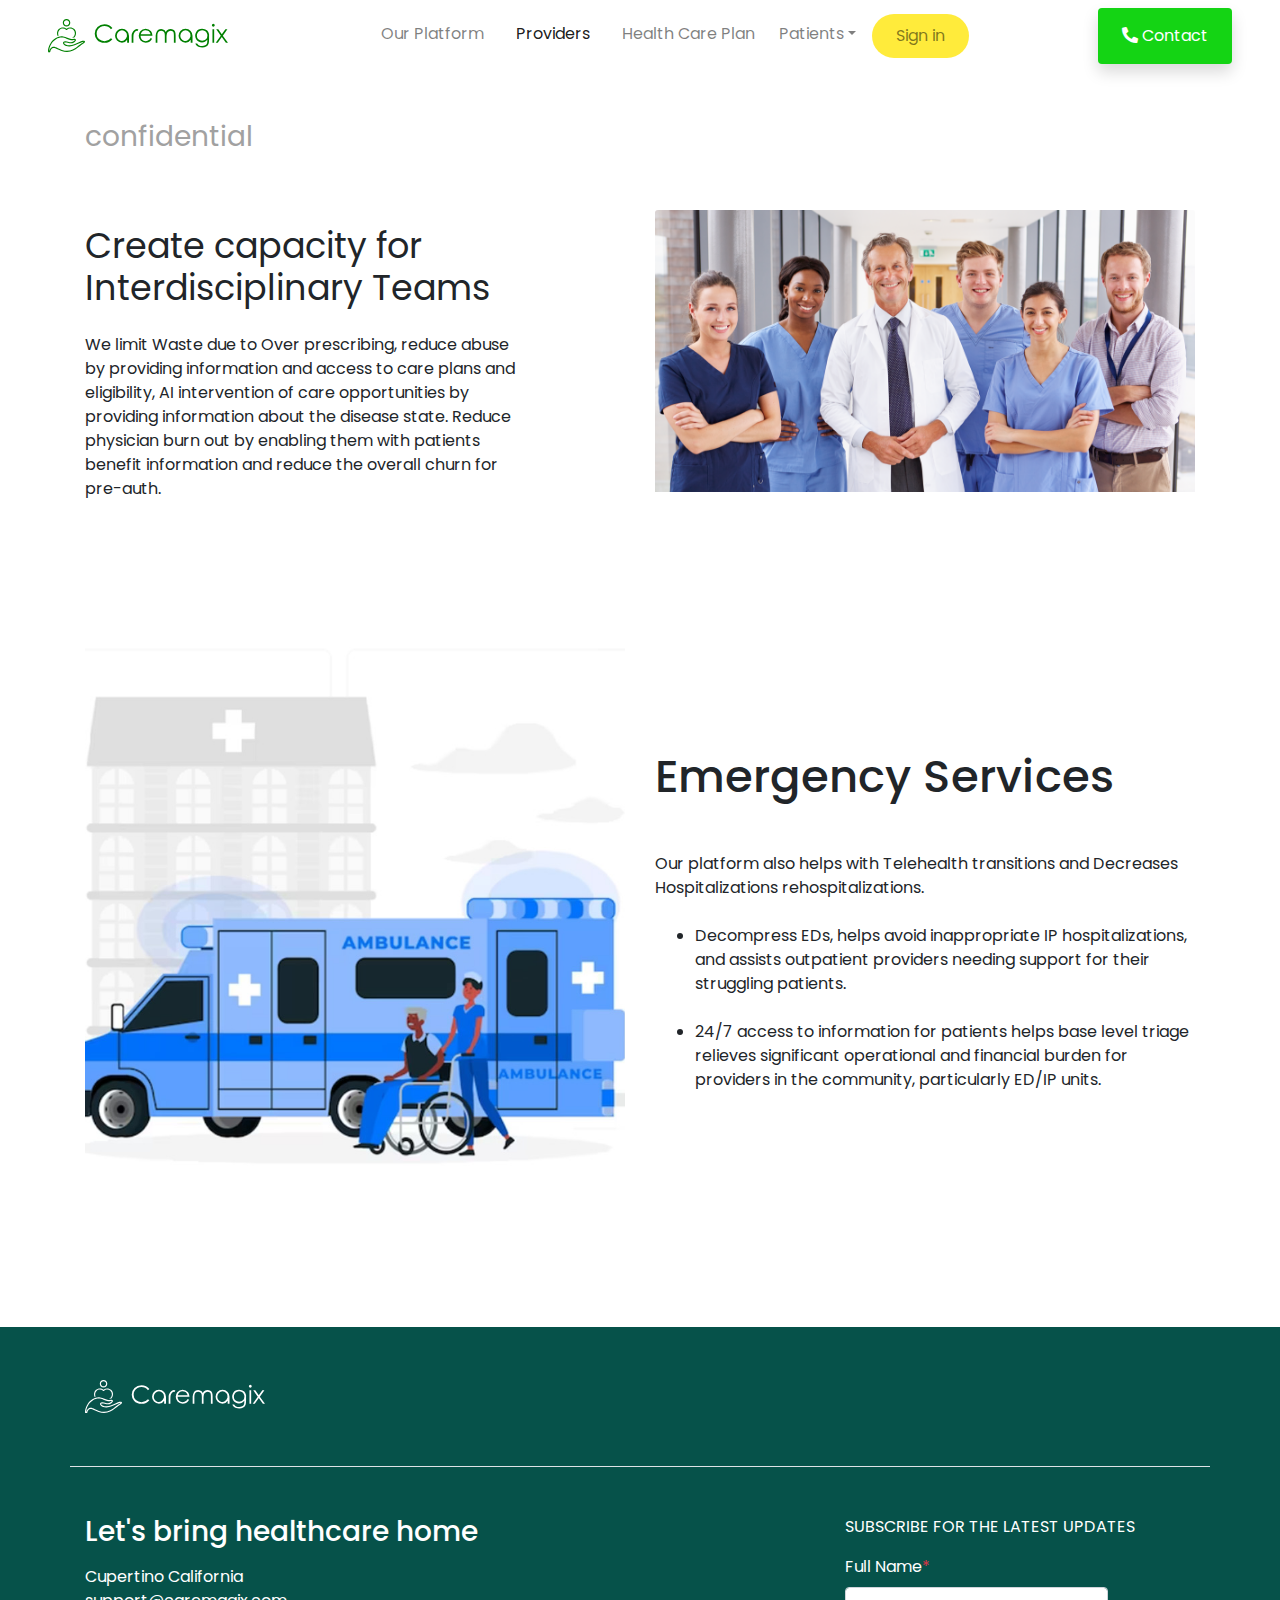
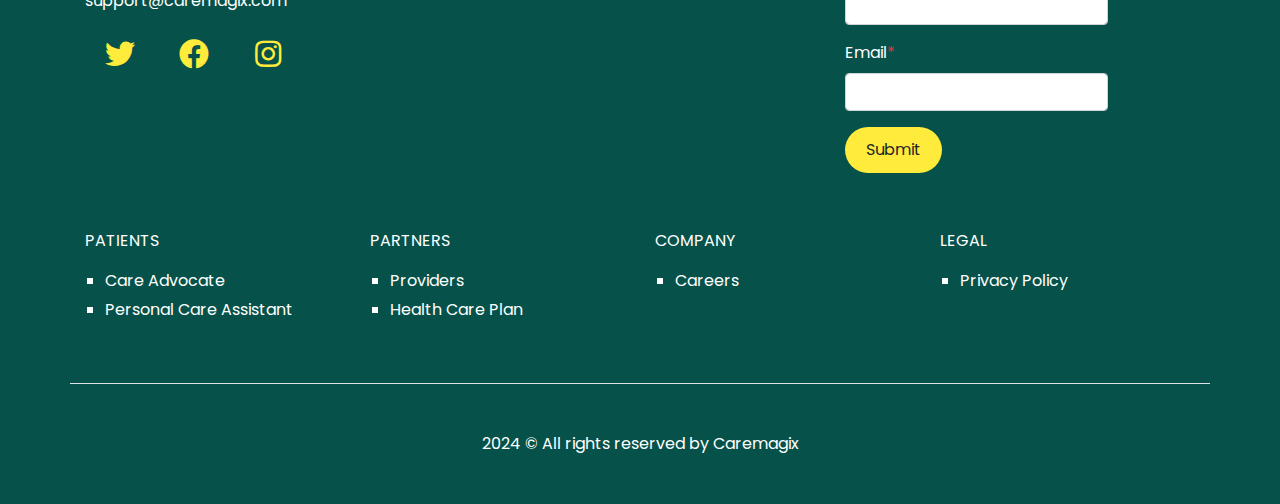
<file: providers.html>
<!DOCTYPE html>
<html lang="en">

<head>
    <meta charset="UTF-8">
    <meta name="viewport"
        content="width=device-width, initial-scale=1, maximum-scale=1, minimum-scale=1, user-scalable=1">
    <title>Caremagix</title>
    <!-- Add Bootstrap CSS -->
    <link rel="stylesheet" href="https://stackpath.bootstrapcdn.com/bootstrap/4.5.2/css/bootstrap.min.css">

    <link rel="stylesheet" href="https://cdnjs.cloudflare.com/ajax/libs/font-awesome/5.15.3/css/all.min.css">
    <link rel="preconnect" href="https://fonts.googleapis.com">
    <link rel="preconnect" href="https://fonts.gstatic.com" crossorigin>
    <link
        href="https://fonts.googleapis.com/css2?family=Poppins:ital,wght@0,100;0,200;0,300;0,400;0,500;0,600;0,700;0,800;0,900;1,100;1,200;1,300;1,400;1,500;1,600;1,700;1,800;1,900&display=swap"
        rel="stylesheet">
    <link rel="stylesheet" href="css/custom.css">
</head>

<body>
    <header>
        <nav class="navbar navbar-expand-lg navbar-light px-5">
            <a class="navbar-brand" href="/">
                <svg width="180" fill="green" viewBox="0 0 369.9130434782609 68.965792093766" class="looka-1j8o68f">
                    <defs id="SvgjsDefs1011"></defs>
                    <g id="SvgjsG1012" featurekey="S6ay6y-0"
                        transform="matrix(0.5944697416259555,0,0,0.5944697416259555,0.0002290399318856106,-3.5668184497557327)"
                        fill="#ffffff">
                        <title xmlns="http://www.w3.org/2000/svg">Modern Business 6 expandlines</title>
                        <path xmlns="http://www.w3.org/2000/svg"
                            d="M64,32c7.2,0,13-5.8,13-13S71.2,6,64,6c-7.2,0-13,5.8-13,13c0,0,0,0,0,0C51,26.2,56.8,32,64,32z M64,10c5,0,9,4,9,9  s-4,9-9,9s-9-4-9-9c0,0,0,0,0,0C55,14,59,10,64,10z">
                        </path>
                        <path xmlns="http://www.w3.org/2000/svg"
                            d="M36.8,63.2c-3.3-6.4-2.1-14.2,2.9-19.4c6.1-6.3,16.1-6.5,22.4-0.4c0.1,0.1,0.3,0.3,0.4,0.4c0.8,0.8,2.1,0.8,2.9,0  c6.1-6.3,16.1-6.5,22.4-0.4c0.1,0.1,0.3,0.3,0.4,0.4c6.3,6.6,6.3,16.9,0,23.5l-4.2,4.3c0.7,0,1.4-0.1,2-0.3c1.5-0.5,3.1-0.8,4.7-0.9  l0.3-0.3c7.8-8.1,7.8-21,0-29.1C83.8,33.5,72,32.9,64,39.7c-8-6.8-19.8-6.2-27.1,1.3c-6,6.2-7.6,15.5-3.9,23.4  C34.3,64,35.5,63.6,36.8,63.2z">
                        </path>
                        <path xmlns="http://www.w3.org/2000/svg"
                            d="M127.7,83.5c-1.1-2.6-6.7-2.3-7-2.3c-1.9,0.3-6,0.8-14.1,4.8C96.5,91,85.7,96,74,96.9c-6.5,0.6-14.4-1.9-17.6-6.3  c-0.7-0.8-0.8-2.2-0.5-2.5c0.8-1,5.6-1.6,15.3,0.9c13.2,3.7,20.1-2.9,20.9-3.8c2.5-2.3,5.7-5.8,4-8.7c-1.5-2.6-5.6-2.4-8.9-1.4  c-3.4,1-7.1,0.3-10.2-0.6c-3.4-0.9-6.7-2.2-10-3.4c-4.7-2-9.6-3.5-14.6-4.5c-8.5-1.6-17.1,0.2-25.6,5.2c-6.9,4-12.8,9.6-17.2,16.3  c-8.9,13.8-10,24.3-9.5,30.6c0.1,1.6,1.2,2.8,2.7,3.2c1.6,0.4,3.2-0.3,4.1-1.6c0.7-0.9,1.1-1.9,1.3-3c0-0.2,0.1-0.5,0.2-0.8  c0.9-3.8,3.3-7.1,6.6-9.2l0.3-0.1c4.4-2.4,8.5-0.7,17.3,3.4c3.7,1.8,8.4,3.9,14.1,6.1c26,8.9,44.2-2,55.6-10.9  c9.5-7.4,20.4-14.8,20.4-14.8C124.5,89.8,129.2,86.9,127.7,83.5z M120.6,87.5c-0.1,0.1-11.1,7.5-20.7,15  c-10.7,8.4-27.7,18.5-51.8,10.3c-5.5-2.1-9.9-4.1-13.8-5.9c-8.8-4.1-14.6-6.8-20.9-3.3l-0.1,0c-0.1,0-0.2,0.1-0.3,0.1  c-4.2,2.7-7.2,6.9-8.4,11.7c-0.1,0.6-0.3,1.3-0.5,1.9c-0.3-5.8,1.1-15,8.9-27.2c4-6.2,9.5-11.3,15.9-15c5.3-3.3,11.3-5.1,17.6-5.2  c1.8,0,3.6,0.2,5.3,0.5c4.8,1,9.4,2.5,13.9,4.4c3.3,1.3,6.8,2.6,10.4,3.6c3.5,1,8,1.9,12.4,0.6c1.3-0.5,2.7-0.6,4.1-0.4  c-0.2,0.5-0.9,1.7-3.2,3.8c0,0-0.1,0.1-0.1,0.1c-0.2,0.2-5.6,5.9-17,2.7c-10.5-2.7-17.1-2.6-19.5,0.5c-1.4,1.8-1.3,4.2,0.3,7.1  c0.1,0.1,4.7,8.8,21.3,8.2c12.4-1,23.6-6.1,34-11.3c7.6-3.8,11-4.2,12.9-4.5c0.8-0.1,1.7-0.2,2.5-0.1  C122.8,86,121.7,86.8,120.6,87.5L120.6,87.5z">
                        </path>
                    </g>
                    <g id="SvgjsG1013" featurekey="j5pGhi-0"
                        transform="matrix(2.560820016550997,0,0,2.560820016550997,93.224431041536,-1.0781079386497883)"
                        fill="#ffffff">
                        <path
                            d="M15.244 7.715 l-1.1523 0.85938 q-0.9375 -1.23046875 -2.260742188 -1.860351563 t-2.9053 -0.62988 q-1.73828125 0 -3.212890625 0.830078125 t-2.29 2.2314 t-0.81543 3.1592 q0 2.646484375 1.81640625 4.262695313 t4.5801 1.6162 q3.046875 0 5.087890625 -2.3828125 l1.1523 0.86914 q-1.083984375 1.376953125 -2.705078125 2.12890625 t-3.6133 0.75195 q-3.80859375 0 -6.005859375 -2.529296875 q-1.8359375 -2.138671875 -1.8359375 -4.84375 q0 -3.173828125 2.231445313 -5.3515625 t5.5811 -2.1777 q2.03125 0 3.666992188 0.8056640625 t2.6807 2.2607 z M22.968753125 8.203 q2.470703125 0 4.1015625 1.787109375 q1.50390625 1.630859375 1.50390625 3.876953125 q0.01953125 5.546875 0 5.634765625 l-1.4551 0 l0 -2.4316 q-1.142578125 2.12890625 -4.150390625 2.3828125 q-2.4609375 0 -4.018554688 -1.674804688 t-1.5576 -3.9111 q0 -2.2265625 1.474609375 -3.8671875 q1.630859375 -1.796875 4.1015625 -1.796875 z M22.968753125 9.551 q-1.708984375 0 -2.939453125 1.26953125 t-1.2305 3.0664 q0 1.162109375 0.6298828125 2.236328125 t2.1338 1.8164 q3.76953125 0.83984375 5.361328125 -3.427734375 q0.087890625 -1.3671875 -0.29296875 -2.6171875 q-0.2734375 -0.56640625 -0.751953125 -1.07421875 q-1.201171875 -1.26953125 -2.91015625 -1.26953125 z M30.722696875 14.541 l0 -1.2891 q0.15625 -0.966796875 0.44921875 -1.572265625 q0.68359375 -1.6796875 1.8359375 -2.4609375 t1.9141 -0.78125 q0.56640625 0 1.2109375 0.37109375 l-0.71289 1.1523 q-0.908203125 -0.33203125 -1.801757813 0.537109375 t-1.2354 1.8945 q-0.25390625 0.908203125 -0.25390625 3.408203125 l0 3.623 l-1.4063 0 l0 -4.8828 z M45.95715625 15.6348 l1.1523 0.61523 q-0.556640625 1.123046875 -1.30859375 1.806640625 t-1.6895 1.04 t-2.1191 0.35645 q-2.6171875 0 -4.091796875 -1.713867188 t-1.4746 -3.8721 q0 -2.041015625 1.25 -3.6328125 q1.58203125 -2.03125 4.248046875 -2.03125 q2.724609375 0 4.365234375 2.080078125 q1.162109375 1.46484375 1.171875 3.65234375 l-9.6191 0 q0.0390625 1.875 1.19140625 3.071289063 t2.8418 1.1963 q0.8203125 0 1.591796875 -0.2880859375 t1.3135 -0.75684 t1.1768 -1.5234 z M45.95715625 12.7539 q-0.2734375 -1.103515625 -0.80078125 -1.762695313 t-1.3965 -1.0645 t-1.8262 -0.40527 q-1.572265625 0 -2.705078125 1.015625 q-0.8203125 0.7421875 -1.240234375 2.216796875 l7.9688 0 z M50.00979375 15.293 l0 -1.709 q0.17578125 -2.1875 0.91796875 -3.203125 q0.615234375 -0.927734375 1.611328125 -1.474609375 q0.654296875 -0.419921875 1.865234375 -0.44921875 q0.78125 0 1.58203125 0.29296875 t1.2402 0.78125 t0.88867 1.4648 q0.244140625 -0.625 1.025390625 -1.46484375 q0.380859375 -0.322265625 0.986328125 -0.634765625 q0.41015625 -0.263671875 1.904296875 -0.439453125 q1.11328125 0 2.138671875 0.556640625 t1.4404 1.5674 t0.41504 3.0127 l0 5.8496 l-1.4063 0 l0 -5.8496 q0 -1.71875 -0.244140625 -2.36328125 t-0.83984 -1.04 t-1.4355 -0.39551 q-1.58203125 0.107421875 -2.705078125 1.533203125 q-0.439453125 0.60546875 -0.6640625 2.685546875 l0 5.4297 l-1.377 0 l0 -5.4883 q0 -1.93359375 -0.4296875 -2.631835938 t-1.0254 -1.1133 t-1.4844 -0.41504 q-0.95703125 0 -1.645507813 0.48828125 t-1.0791 1.46 t-0.3125 3.1592 l0 4.541 l-1.3672 0 l0 -4.1504 z M73.9746125 8.203 q2.470703125 0 4.1015625 1.787109375 q1.50390625 1.630859375 1.50390625 3.876953125 q0.01953125 5.546875 0 5.634765625 l-1.4551 0 l0 -2.4316 q-1.142578125 2.12890625 -4.150390625 2.3828125 q-2.4609375 0 -4.018554688 -1.674804688 t-1.5576 -3.9111 q0 -2.2265625 1.474609375 -3.8671875 q1.630859375 -1.796875 4.1015625 -1.796875 z M73.9746125 9.551 q-1.708984375 0 -2.939453125 1.26953125 t-1.2305 3.0664 q0 1.162109375 0.6298828125 2.236328125 t2.1338 1.8164 q3.76953125 0.83984375 5.361328125 -3.427734375 q0.087890625 -1.3671875 -0.29296875 -2.6171875 q-0.2734375 -0.56640625 -0.751953125 -1.07421875 q-1.201171875 -1.26953125 -2.91015625 -1.26953125 z M92.87065625 17.0117 q0 2.255859375 -0.400390625 3.30078125 q-0.537109375 1.474609375 -1.879882813 2.270507813 t-3.2178 0.7959 q-1.38671875 0 -2.48046875 -0.390625 t-1.7871 -1.0449 t-1.2695 -1.9141 l1.4941 0 q0.615234375 1.064453125 1.577148438 1.572265625 t2.3975 0.50781 q1.40625 0 2.377929688 -0.52734375 t1.3818 -1.3184 t0.41016 -2.5684 l0 -0.54688 q-0.771484375 0.986328125 -1.899414063 1.513671875 t-2.3779 0.52734 q-1.474609375 0 -2.778320313 -0.732421875 t-2.0117 -1.9775 t-0.70801 -2.7295 t0.7373 -2.7686 t2.0459 -2.0313 t2.7441 -0.74707 q1.2109375 0 2.197265625 0.37109375 q0.830078125 0.302734375 1.962890625 1.162109375 q0.95703125 0.791015625 1.50390625 3.017578125 q-0.01953125 0.29296875 -0.01953125 4.2578125 z M87.40235625 9.531 q-1.171875 0 -2.172851563 0.56640625 t-1.5723 1.5625 t-0.57129 2.1582 q0 1.767578125 1.181640625 2.919921875 t3.0566 1.1523 q1.9140625 0 3.06640625 -1.142578125 t1.1523 -3.0078 q0 -1.2109375 -0.5322265625 -2.158203125 t-1.5039 -1.499 t-2.1045 -0.55176 z M96.279278125 4.3260000000000005 q0.46875 0 0.8056640625 0.33203125 t0.33691 0.80078 t-0.33691 0.80566 t-0.80566 0.33691 t-0.80078 -0.33691 t-0.33203 -0.80566 t0.33203 -0.80078 t0.80078 -0.33203 z M95.595678125 8.73 l1.377 0 l0 10.713 l-1.377 0 l0 -10.713 z M98.613285625 8.73 l1.6504 0 l2.832 3.9746 l2.8418 -3.9746 l1.6504 0 l-3.6719 5.0879 l4.1309 5.625 l-1.6699 0 l-3.2813 -4.502 l-3.2324 4.502 l-1.6406 0 l4.0527 -5.625 z">
                        </path>
                    </g>
                </svg> </a>
            <button class="navbar-toggler" type="button" data-toggle="collapse" data-target="#navbarSupportedContent"
                aria-controls="navbarSupportedContent" aria-expanded="false" aria-label="Toggle navigation">
                <span class="navbar-toggler-icon"></span>
            </button>

            <div class="collapse navbar-collapse" id="navbarSupportedContent">
                <ul class="navbar-nav mx-auto">
                    <li class="nav-item">
                        <a class="nav-link mx-2" href="our-platform.html">Our Platform</a>
                    </li>
                    <li class="nav-item active">
                        <a class="nav-link mx-2" href="providers.html">Providers <span
                                class="sr-only">(current)</span></a>
                    </li>
                    <li class="nav-item">
                        <a class="nav-link mx-2" href="health-care-plan.html">Health Care Plan</a>
                    </li>
                    <li class="nav-item dropdown">
                        <a class="nav-link dropdown-toggle" href="patients.html" id="navbarDropdown" role="button"
                            data-toggle="dropdown" aria-haspopup="true" aria-expanded="false">Patients</a>
                        <div class="dropdown-menu" aria-labelledby="navbarDropdown">
                            <a class="dropdown-item" href="care-advocate.html">Care Advocate</a>
                            <a class="dropdown-item" href="personal-care-assistant.html">Personal Care Assistant</a>
                        </div>
                    </li>
                    <li class="nav-item">
                        <a class="nav-link mx-2 px-4 yellow-button" href="sign-in.html">Sign in</a>
                    </li>
                </ul>
                <span class="navbar-text shadow rounded contactbtn">
                    <a class="nav-link mx-2 text-white" href="#contact"><i class="fas fa-phone-alt"></i> Contact</a>
                </span>
            </div>
        </nav>
    </header>
    <main class="providers">
        <div class="container-fluid my-5">
            <div class="container">
                <div class="row">
                    <div class="col-12 text-left">
                        <h3 class="confidential">confidential</h3>
                    </div>
                </div>
            </div>
        </div>
        <section>
            <div class="container my-5">
                <div class="row align-items-center">
                    <div class="col-12 order-2 order-sm-2 col-md-5 order-md-1">
                        <h2 class="mb-4">Create capacity for Interdisciplinary Teams</h2>
                        <p class="mb-4">We limit Waste due to Over prescribing, reduce abuse by providing information
                            and access to care plans and eligibility, AI intervention of care opportunities by providing
                            information about the disease state. Reduce physician burn out by enabling them with
                            patients benefit information and reduce the overall churn for pre-auth.
                        </p>
                    </div>
                    <div class="col-12 order-0 order-sm-0 col-md-1 order-md-2"></div>
                    <div class="col-12 order-1 order-sm-1 col-md-6 order-md-3 mb-5">
                        <img src="images/healthcare3.webp" class="card-img-top" alt="...">
                    </div>
                </div>
            </div>
        </section>
        <section>
            <div class="container my-5">
                <div class="row align-items-center">
                    <div class="col-12 col-md-6">
                        <img src="images/providers1.jpg" class="w-100 mb-3" alt="" />
                    </div>
                    <div class="col-12 col-md-6">
                        <h1 class="mb-5">Emergency Services</h1>
                        <p class="mb-4">Our platform also helps with Telehealth transitions and Decreases
                            Hospitalizations rehospitalizations.</p>
                        <ul>
                            <li class="mb-4">Decompress EDs, helps avoid inappropriate IP 
                                hospitalizations, and assists outpatient 
                                providers needing support for their struggling 
                                patients.</li>
                            <li class="mb-4">24/7 access to information for patients helps 
                                base level triage relieves significant 
                                operational and financial burden for providers 
                                in the community, particularly ED/IP units.</li>
                        </ul>
                    </div>
                </div>
            </div>
        </section>

    </main>

    <!-- ======= Footer ======= -->
    <footer>
        <a id="contact"></a>
        <div class="container-fluid footer-bg py-5">
            <div class="container">
                <div class="row border-bottom pb-5">
                    <div class="col-6 col-md-6">
                        <!-- <h3 class="text-white mt-2">Caremagix</h3> -->
                        <a class="navbar-brand" href="/">
                            <svg width="180" viewBox="0 0 369.9130434782609 68.965792093766" class="looka-1j8o68f">
                                <defs id="SvgjsDefs1011"></defs>
                                <g featurekey="S6ay6y-0"
                                    transform="matrix(0.5944697416259555,0,0,0.5944697416259555,0.0002290399318856106,-3.5668184497557327)"
                                    fill="#ffffff">
                                    <title xmlns="http://www.w3.org/2000/svg">Modern Business 6 expandlines</title>
                                    <path xmlns="http://www.w3.org/2000/svg"
                                        d="M64,32c7.2,0,13-5.8,13-13S71.2,6,64,6c-7.2,0-13,5.8-13,13c0,0,0,0,0,0C51,26.2,56.8,32,64,32z M64,10c5,0,9,4,9,9  s-4,9-9,9s-9-4-9-9c0,0,0,0,0,0C55,14,59,10,64,10z">
                                    </path>
                                    <path xmlns="http://www.w3.org/2000/svg"
                                        d="M36.8,63.2c-3.3-6.4-2.1-14.2,2.9-19.4c6.1-6.3,16.1-6.5,22.4-0.4c0.1,0.1,0.3,0.3,0.4,0.4c0.8,0.8,2.1,0.8,2.9,0  c6.1-6.3,16.1-6.5,22.4-0.4c0.1,0.1,0.3,0.3,0.4,0.4c6.3,6.6,6.3,16.9,0,23.5l-4.2,4.3c0.7,0,1.4-0.1,2-0.3c1.5-0.5,3.1-0.8,4.7-0.9  l0.3-0.3c7.8-8.1,7.8-21,0-29.1C83.8,33.5,72,32.9,64,39.7c-8-6.8-19.8-6.2-27.1,1.3c-6,6.2-7.6,15.5-3.9,23.4  C34.3,64,35.5,63.6,36.8,63.2z">
                                    </path>
                                    <path xmlns="http://www.w3.org/2000/svg"
                                        d="M127.7,83.5c-1.1-2.6-6.7-2.3-7-2.3c-1.9,0.3-6,0.8-14.1,4.8C96.5,91,85.7,96,74,96.9c-6.5,0.6-14.4-1.9-17.6-6.3  c-0.7-0.8-0.8-2.2-0.5-2.5c0.8-1,5.6-1.6,15.3,0.9c13.2,3.7,20.1-2.9,20.9-3.8c2.5-2.3,5.7-5.8,4-8.7c-1.5-2.6-5.6-2.4-8.9-1.4  c-3.4,1-7.1,0.3-10.2-0.6c-3.4-0.9-6.7-2.2-10-3.4c-4.7-2-9.6-3.5-14.6-4.5c-8.5-1.6-17.1,0.2-25.6,5.2c-6.9,4-12.8,9.6-17.2,16.3  c-8.9,13.8-10,24.3-9.5,30.6c0.1,1.6,1.2,2.8,2.7,3.2c1.6,0.4,3.2-0.3,4.1-1.6c0.7-0.9,1.1-1.9,1.3-3c0-0.2,0.1-0.5,0.2-0.8  c0.9-3.8,3.3-7.1,6.6-9.2l0.3-0.1c4.4-2.4,8.5-0.7,17.3,3.4c3.7,1.8,8.4,3.9,14.1,6.1c26,8.9,44.2-2,55.6-10.9  c9.5-7.4,20.4-14.8,20.4-14.8C124.5,89.8,129.2,86.9,127.7,83.5z M120.6,87.5c-0.1,0.1-11.1,7.5-20.7,15  c-10.7,8.4-27.7,18.5-51.8,10.3c-5.5-2.1-9.9-4.1-13.8-5.9c-8.8-4.1-14.6-6.8-20.9-3.3l-0.1,0c-0.1,0-0.2,0.1-0.3,0.1  c-4.2,2.7-7.2,6.9-8.4,11.7c-0.1,0.6-0.3,1.3-0.5,1.9c-0.3-5.8,1.1-15,8.9-27.2c4-6.2,9.5-11.3,15.9-15c5.3-3.3,11.3-5.1,17.6-5.2  c1.8,0,3.6,0.2,5.3,0.5c4.8,1,9.4,2.5,13.9,4.4c3.3,1.3,6.8,2.6,10.4,3.6c3.5,1,8,1.9,12.4,0.6c1.3-0.5,2.7-0.6,4.1-0.4  c-0.2,0.5-0.9,1.7-3.2,3.8c0,0-0.1,0.1-0.1,0.1c-0.2,0.2-5.6,5.9-17,2.7c-10.5-2.7-17.1-2.6-19.5,0.5c-1.4,1.8-1.3,4.2,0.3,7.1  c0.1,0.1,4.7,8.8,21.3,8.2c12.4-1,23.6-6.1,34-11.3c7.6-3.8,11-4.2,12.9-4.5c0.8-0.1,1.7-0.2,2.5-0.1  C122.8,86,121.7,86.8,120.6,87.5L120.6,87.5z">
                                    </path>
                                </g>
                                <g featurekey="j5pGhi-0"
                                    transform="matrix(2.560820016550997,0,0,2.560820016550997,93.224431041536,-1.0781079386497883)"
                                    fill="#ffffff">
                                    <path
                                        d="M15.244 7.715 l-1.1523 0.85938 q-0.9375 -1.23046875 -2.260742188 -1.860351563 t-2.9053 -0.62988 q-1.73828125 0 -3.212890625 0.830078125 t-2.29 2.2314 t-0.81543 3.1592 q0 2.646484375 1.81640625 4.262695313 t4.5801 1.6162 q3.046875 0 5.087890625 -2.3828125 l1.1523 0.86914 q-1.083984375 1.376953125 -2.705078125 2.12890625 t-3.6133 0.75195 q-3.80859375 0 -6.005859375 -2.529296875 q-1.8359375 -2.138671875 -1.8359375 -4.84375 q0 -3.173828125 2.231445313 -5.3515625 t5.5811 -2.1777 q2.03125 0 3.666992188 0.8056640625 t2.6807 2.2607 z M22.968753125 8.203 q2.470703125 0 4.1015625 1.787109375 q1.50390625 1.630859375 1.50390625 3.876953125 q0.01953125 5.546875 0 5.634765625 l-1.4551 0 l0 -2.4316 q-1.142578125 2.12890625 -4.150390625 2.3828125 q-2.4609375 0 -4.018554688 -1.674804688 t-1.5576 -3.9111 q0 -2.2265625 1.474609375 -3.8671875 q1.630859375 -1.796875 4.1015625 -1.796875 z M22.968753125 9.551 q-1.708984375 0 -2.939453125 1.26953125 t-1.2305 3.0664 q0 1.162109375 0.6298828125 2.236328125 t2.1338 1.8164 q3.76953125 0.83984375 5.361328125 -3.427734375 q0.087890625 -1.3671875 -0.29296875 -2.6171875 q-0.2734375 -0.56640625 -0.751953125 -1.07421875 q-1.201171875 -1.26953125 -2.91015625 -1.26953125 z M30.722696875 14.541 l0 -1.2891 q0.15625 -0.966796875 0.44921875 -1.572265625 q0.68359375 -1.6796875 1.8359375 -2.4609375 t1.9141 -0.78125 q0.56640625 0 1.2109375 0.37109375 l-0.71289 1.1523 q-0.908203125 -0.33203125 -1.801757813 0.537109375 t-1.2354 1.8945 q-0.25390625 0.908203125 -0.25390625 3.408203125 l0 3.623 l-1.4063 0 l0 -4.8828 z M45.95715625 15.6348 l1.1523 0.61523 q-0.556640625 1.123046875 -1.30859375 1.806640625 t-1.6895 1.04 t-2.1191 0.35645 q-2.6171875 0 -4.091796875 -1.713867188 t-1.4746 -3.8721 q0 -2.041015625 1.25 -3.6328125 q1.58203125 -2.03125 4.248046875 -2.03125 q2.724609375 0 4.365234375 2.080078125 q1.162109375 1.46484375 1.171875 3.65234375 l-9.6191 0 q0.0390625 1.875 1.19140625 3.071289063 t2.8418 1.1963 q0.8203125 0 1.591796875 -0.2880859375 t1.3135 -0.75684 t1.1768 -1.5234 z M45.95715625 12.7539 q-0.2734375 -1.103515625 -0.80078125 -1.762695313 t-1.3965 -1.0645 t-1.8262 -0.40527 q-1.572265625 0 -2.705078125 1.015625 q-0.8203125 0.7421875 -1.240234375 2.216796875 l7.9688 0 z M50.00979375 15.293 l0 -1.709 q0.17578125 -2.1875 0.91796875 -3.203125 q0.615234375 -0.927734375 1.611328125 -1.474609375 q0.654296875 -0.419921875 1.865234375 -0.44921875 q0.78125 0 1.58203125 0.29296875 t1.2402 0.78125 t0.88867 1.4648 q0.244140625 -0.625 1.025390625 -1.46484375 q0.380859375 -0.322265625 0.986328125 -0.634765625 q0.41015625 -0.263671875 1.904296875 -0.439453125 q1.11328125 0 2.138671875 0.556640625 t1.4404 1.5674 t0.41504 3.0127 l0 5.8496 l-1.4063 0 l0 -5.8496 q0 -1.71875 -0.244140625 -2.36328125 t-0.83984 -1.04 t-1.4355 -0.39551 q-1.58203125 0.107421875 -2.705078125 1.533203125 q-0.439453125 0.60546875 -0.6640625 2.685546875 l0 5.4297 l-1.377 0 l0 -5.4883 q0 -1.93359375 -0.4296875 -2.631835938 t-1.0254 -1.1133 t-1.4844 -0.41504 q-0.95703125 0 -1.645507813 0.48828125 t-1.0791 1.46 t-0.3125 3.1592 l0 4.541 l-1.3672 0 l0 -4.1504 z M73.9746125 8.203 q2.470703125 0 4.1015625 1.787109375 q1.50390625 1.630859375 1.50390625 3.876953125 q0.01953125 5.546875 0 5.634765625 l-1.4551 0 l0 -2.4316 q-1.142578125 2.12890625 -4.150390625 2.3828125 q-2.4609375 0 -4.018554688 -1.674804688 t-1.5576 -3.9111 q0 -2.2265625 1.474609375 -3.8671875 q1.630859375 -1.796875 4.1015625 -1.796875 z M73.9746125 9.551 q-1.708984375 0 -2.939453125 1.26953125 t-1.2305 3.0664 q0 1.162109375 0.6298828125 2.236328125 t2.1338 1.8164 q3.76953125 0.83984375 5.361328125 -3.427734375 q0.087890625 -1.3671875 -0.29296875 -2.6171875 q-0.2734375 -0.56640625 -0.751953125 -1.07421875 q-1.201171875 -1.26953125 -2.91015625 -1.26953125 z M92.87065625 17.0117 q0 2.255859375 -0.400390625 3.30078125 q-0.537109375 1.474609375 -1.879882813 2.270507813 t-3.2178 0.7959 q-1.38671875 0 -2.48046875 -0.390625 t-1.7871 -1.0449 t-1.2695 -1.9141 l1.4941 0 q0.615234375 1.064453125 1.577148438 1.572265625 t2.3975 0.50781 q1.40625 0 2.377929688 -0.52734375 t1.3818 -1.3184 t0.41016 -2.5684 l0 -0.54688 q-0.771484375 0.986328125 -1.899414063 1.513671875 t-2.3779 0.52734 q-1.474609375 0 -2.778320313 -0.732421875 t-2.0117 -1.9775 t-0.70801 -2.7295 t0.7373 -2.7686 t2.0459 -2.0313 t2.7441 -0.74707 q1.2109375 0 2.197265625 0.37109375 q0.830078125 0.302734375 1.962890625 1.162109375 q0.95703125 0.791015625 1.50390625 3.017578125 q-0.01953125 0.29296875 -0.01953125 4.2578125 z M87.40235625 9.531 q-1.171875 0 -2.172851563 0.56640625 t-1.5723 1.5625 t-0.57129 2.1582 q0 1.767578125 1.181640625 2.919921875 t3.0566 1.1523 q1.9140625 0 3.06640625 -1.142578125 t1.1523 -3.0078 q0 -1.2109375 -0.5322265625 -2.158203125 t-1.5039 -1.499 t-2.1045 -0.55176 z M96.279278125 4.3260000000000005 q0.46875 0 0.8056640625 0.33203125 t0.33691 0.80078 t-0.33691 0.80566 t-0.80566 0.33691 t-0.80078 -0.33691 t-0.33203 -0.80566 t0.33203 -0.80078 t0.80078 -0.33203 z M95.595678125 8.73 l1.377 0 l0 10.713 l-1.377 0 l0 -10.713 z M98.613285625 8.73 l1.6504 0 l2.832 3.9746 l2.8418 -3.9746 l1.6504 0 l-3.6719 5.0879 l4.1309 5.625 l-1.6699 0 l-3.2813 -4.502 l-3.2324 4.502 l-1.6406 0 l4.0527 -5.625 z">
                                    </path>
                                </g>
                            </svg> </a>
                    </div>
                    <div class="col-6 col-md-6">
                    </div>
                </div>
                <div class="row py-5">
                    <div class="col-12 col-md-8">
                        <h3 class="text-white mb-3">Let's bring healthcare home</h3>
                        <address class="text-white">
                            Cupertino California<br />
                            <a href="mailto:support@caremagix.com" class="text-white">support@caremagix.com</a>
                        </address>
                        <ul class="social">
                            <li><a href="#"><i class="fab fa-twitter"></i></a></li>
                            <li><a href="#"><i class="fab fa-facebook"></i></a></li>
                            <li><a href="#"><i class="fab fa-instagram"></i></a></li>
                        </ul>
                    </div>
                    <div class="col-12 col-md-4">
                        <span class="mb-3 d-block text-uppercase text-white">SUBSCRIBE FOR THE LATEST UPDATES</span>
                        <form action="https://getform.io/f/qaloldeb" class="mr-auto w-75" method="post" id="suscribeForm">
                            <div class="form-group">
                                <label for="fullname" class="text-white">Full Name<span
                                        class="text-danger">*</span></label>
                                <input type="text" class="form-control" id="fullname" name="fullname" required>
                            </div>
                            <div class="form-group">
                                <label for="email" class="text-white">Email<span class="text-danger">*</span></label>
                                <input type="email" class="form-control" id="email" name="email" required>
                            </div>
                            <!-- add hidden Honeypot input to prevent spams -->
                            <input type="hidden" name="_gotcha" style="display:none !important">
                            <button type="submit" class="btn yellow-button">Submit</button>
                        </form>
                    </div>
                </div>
                <div class="row py-2">
                    <div class="col-12 col-md-3">
                        <span class="mb-3 d-block text-uppercase text-white">Patients</span>
                        <ul class="footer-list">
                            <li><a href="care-advocate.html">Care Advocate</a></li>
                            <li><a href="personal-care-assistant.html">Personal Care Assistant</a></li>
                        </ul>
                    </div>
                    <div class="col-12 col-md-3">
                        <span class="mb-3 d-block text-uppercase text-white">PARTNERS</span>
                        <ul class="footer-list">
                            <li><a href="providers.html">Providers</a></li>
                            <li><a href="health-care-plan.html">Health Care Plan</a></li>
                        </ul>
                    </div>
                    <div class="col-12 col-md-3">
                        <span class="mb-3 d-block text-uppercase text-white">Company</span>
                        <ul class="footer-list">
                            <li><a href="careers.html">Careers</a></li>
                        </ul>
                    </div>
                    <div class="col-12 col-md-3">
                        <span class="mb-3 d-block text-uppercase text-white">Legal</span>
                        <ul class="footer-list">
                            <li><a href="privacy-policy.html">Privacy Policy</a></li>
                        </ul>
                    </div>
                </div>
                <div class="row border-top mt-5 pt-5">
                    <div class="col-12 col-md-12 text-center text-white">
                        2024 © All rights reserved by Caremagix
                    </div>
                </div>
            </div>
        </div>

    </footer><!-- End Footer -->


    <!-- Add Bootstrap and jQuery JS -->
    <script src="https://code.jquery.com/jquery-3.5.1.min.js"></script>
    <script src="https://cdn.jsdelivr.net/npm/@popperjs/core@2.9.3/dist/umd/popper.min.js"></script>
    <script src="https://stackpath.bootstrapcdn.com/bootstrap/4.5.2/js/bootstrap.min.js"></script>

    <script src="js/custom.js"></script>
</body>

</html>
</file>
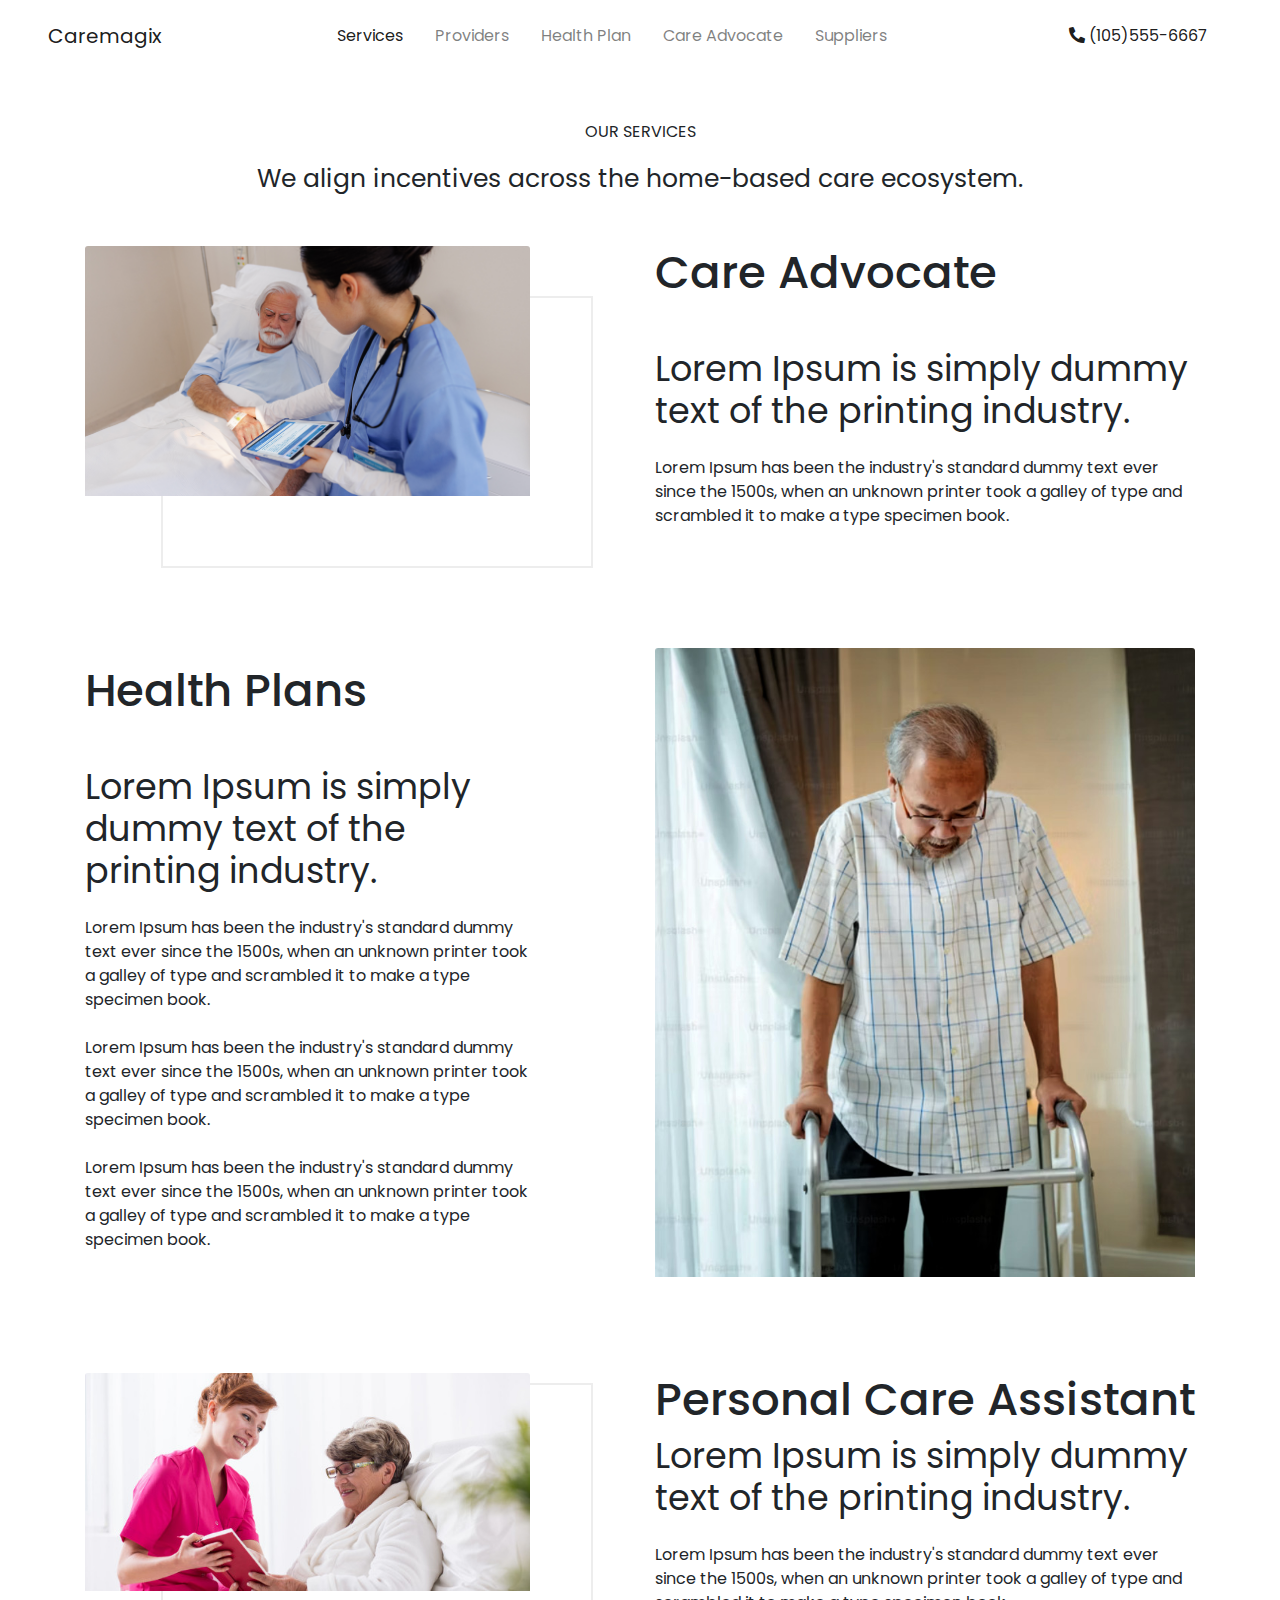
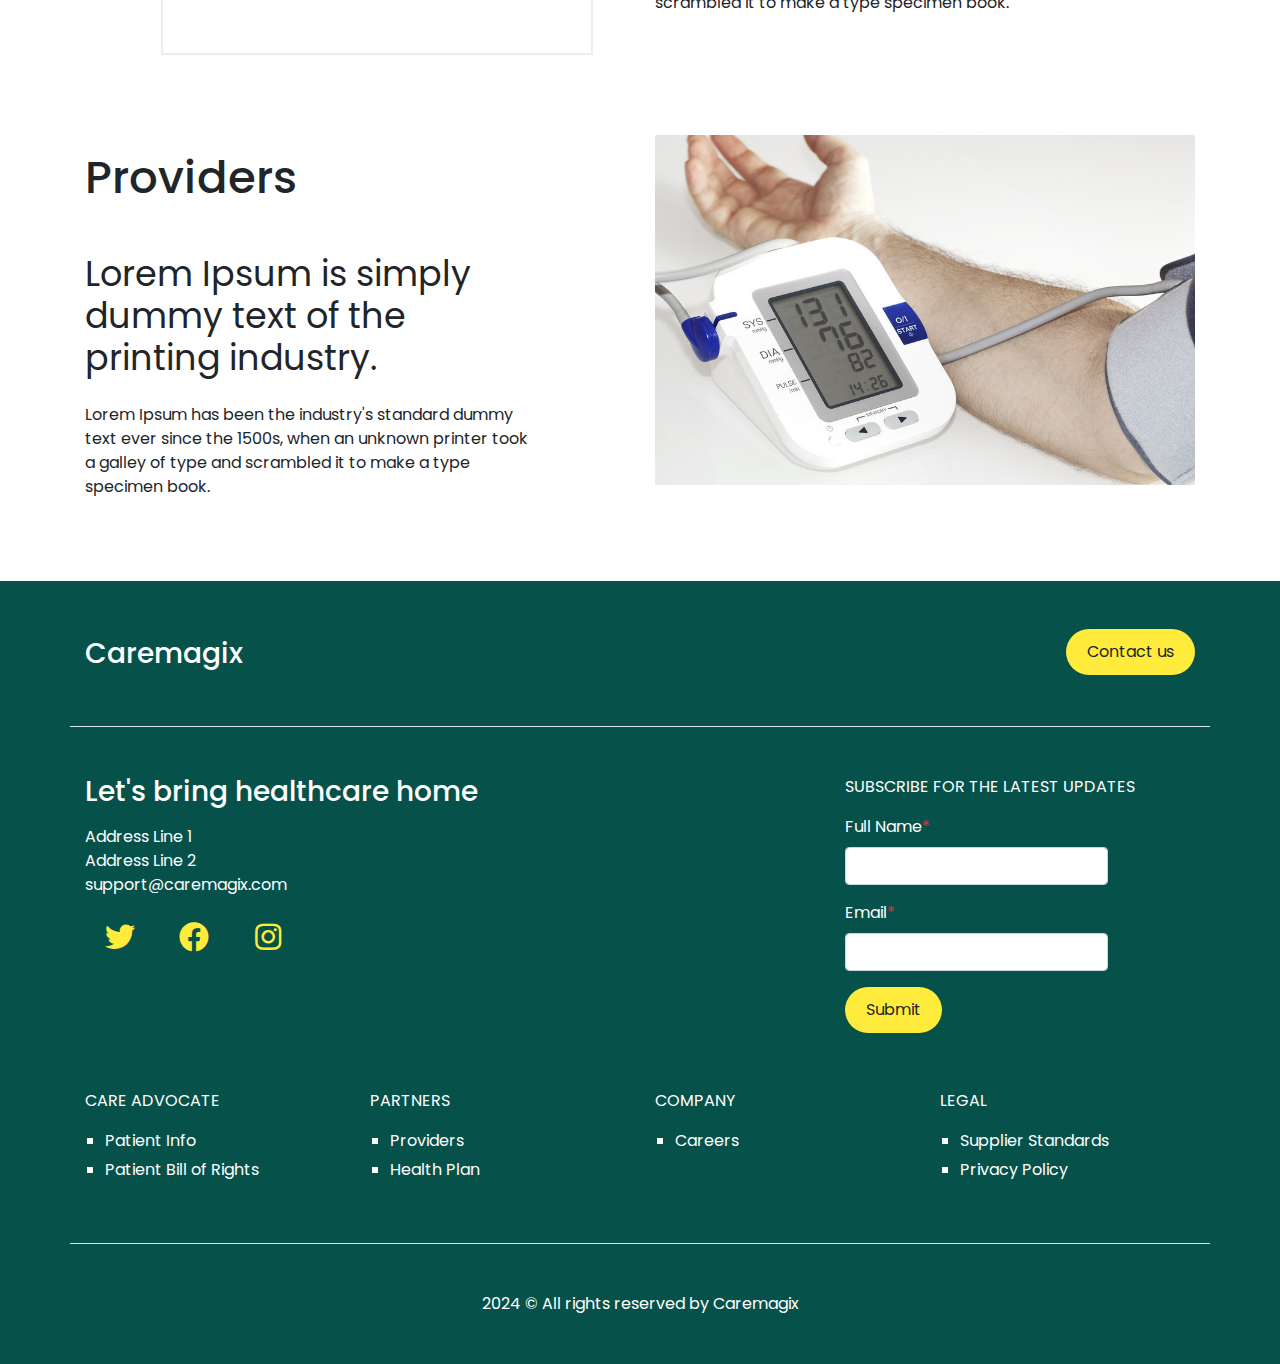
<file: services.html>
<!DOCTYPE html>
<html lang="en">

<head>
    <meta charset="UTF-8">
    <meta name="viewport"
        content="width=device-width, initial-scale=1, maximum-scale=1, minimum-scale=1, user-scalable=1">
    <title>Caremagix</title>
    <!-- Add Bootstrap CSS -->
    <link rel="stylesheet" href="https://stackpath.bootstrapcdn.com/bootstrap/4.5.2/css/bootstrap.min.css">

    <link rel="stylesheet" href="https://cdnjs.cloudflare.com/ajax/libs/font-awesome/5.15.3/css/all.min.css">
    <link rel="preconnect" href="https://fonts.googleapis.com">
    <link rel="preconnect" href="https://fonts.gstatic.com" crossorigin>
    <link
        href="https://fonts.googleapis.com/css2?family=Poppins:ital,wght@0,100;0,200;0,300;0,400;0,500;0,600;0,700;0,800;0,900;1,100;1,200;1,300;1,400;1,500;1,600;1,700;1,800;1,900&display=swap"
        rel="stylesheet">
    <link rel="stylesheet" href="css/custom.css">
</head>

<body>
    <header>
        <nav class="navbar navbar-expand-lg navbar-light px-5">
            <a class="navbar-brand" href="/">Caremagix</a>
            <button class="navbar-toggler" type="button" data-toggle="collapse" data-target="#navbarSupportedContent"
                aria-controls="navbarSupportedContent" aria-expanded="false" aria-label="Toggle navigation">
                <span class="navbar-toggler-icon"></span>
            </button>

            <div class="collapse navbar-collapse" id="navbarSupportedContent">
                <ul class="navbar-nav mx-auto">
                    <li class="nav-item active">
                        <a class="nav-link mx-2" href="services.html">Services <span class="sr-only">(current)</span></a>
                    </li>
                    <li class="nav-item">
                        <a class="nav-link mx-2" href="providers.html">Providers</a>
                    </li>
                    <li class="nav-item">
                        <a class="nav-link mx-2" href="health-plan.html">Health Plan</a>
                    </li>
                    <li class="nav-item">
                        <a class="nav-link mx-2" href="care-advocate.html">Care Advocate</a>
                    </li>
                    <li class="nav-item">
                        <a class="nav-link mx-2" href="suppliers.html">Suppliers</a>
                    </li>
                    <!-- <li class="nav-item dropdown">
              <a class="nav-link dropdown-toggle" href="#" id="navbarDropdown" role="button" data-toggle="dropdown" aria-haspopup="true" aria-expanded="false">
                Dropdown
              </a>
              <div class="dropdown-menu" aria-labelledby="navbarDropdown">
                <a class="dropdown-item" href="#">Action</a>
                <a class="dropdown-item" href="#">Another action</a>
                <div class="dropdown-divider"></div>
                <a class="dropdown-item" href="#">Something else here</a>
              </div>
            </li> -->
                    <!-- <li class="nav-item">
              <a class="nav-link disabled" href="#" tabindex="-1" aria-disabled="true">Disabled</a>
            </li> -->
                </ul>
                <span class="navbar-text">
                    <a class="nav-link mx-2" href="#"><i class="fas fa-phone-alt"></i> (105)555-6667</a>
                </span>
                <!-- <form class="form-inline my-2 my-lg-0">
            <input class="form-control mr-sm-2" type="search" placeholder="Search" aria-label="Search">
            <button class="btn btn-outline-success my-2 my-sm-0" type="submit">Search</button>
          </form> -->
            </div>
        </nav>
    </header>
    <main class="services">
        <div class="container-fluid py-5">
            <div class="container">
                <div class="row">
                    <div class="col four-section">
                        <span class="mb-3">OUR SERVICES</span>
                        <span class="mb-5">We align incentives across the home-based care ecosystem.</span>

                        <div class="row mb-5">
                            <div class="col-12 col-md-5 position-relative mb-5">
                                <img src="images/services-1.jpg" class="card-img-top" alt="...">
                                <div class="services-square d-none d-md-block d-lg-block"></div>
                            </div>
                            <div class="col-12 col-md-1"></div>
                            <div class="col-12 col-md-6">
                                <h1 class="mb-5">Care Advocate</h1>
                                <h2 class="mb-4">Lorem Ipsum is simply dummy text of the printing industry.</h2>
                                <p class="mb-4">Lorem Ipsum has been the industry's standard dummy text ever since the 1500s, when an unknown printer took a galley of type and scrambled it to make a type specimen book.
                                </p>
                            </div>
                        </div>

                        <div class="row mt-5 pt-5">
                            <div class="col-12 order-2 order-sm-2 col-md-5 order-md-1">
                                <h1 class="mb-5 mt-3">Health Plans</h1>
                                <h2 class="mb-4">Lorem Ipsum is simply dummy text of the printing industry.</h2>
                                <p class="mb-4">Lorem Ipsum has been the industry's standard dummy text ever since the 1500s, when an unknown printer took a galley of type and scrambled it to make a type specimen book.
                                </p>
                                <p class="mb-4">Lorem Ipsum has been the industry's standard dummy text ever since the 1500s, when an unknown printer took a galley of type and scrambled it to make a type specimen book.
                                </p>
                                <p class="mb-4">Lorem Ipsum has been the industry's standard dummy text ever since the 1500s, when an unknown printer took a galley of type and scrambled it to make a type specimen book.
                                </p>
                            </div>
                            <div class="col-12 order-0 order-sm-0 col-md-1 order-md-2"></div>
                            <div class="col-12 order-1 order-sm-1 col-md-6 order-md-3 mb-5">
                                <img src="images/services-2.jpg" class="card-img-top" alt="...">
                            </div>
                        </div>

                        <div class="row my-5">
                            <div class="col-12 col-md-5 position-relative mb-5">
                                <img src="images/personal-care-assistant.jpg" class="card-img-top" alt="...">
                                <div class="services-square d-none d-md-block d-lg-block"></div>
                            </div>
                            <div class="col-12 col-md-1"></div>
                            <div class="col-12 col-md-6">
                                <h1>Personal Care Assistant</h1>
                                <h2 class="mb-4">Lorem Ipsum is simply dummy text of the printing industry.</h2>
                                <p class="mb-4">Lorem Ipsum has been the industry's standard dummy text ever since the 1500s, when an unknown printer took a galley of type and scrambled it to make a type specimen book.
                                </p>
                            </div>
                        </div>

                        <div class="row mt-5 pt-5">
                            <div class="col-12 order-2 order-sm-2 col-md-5 order-md-1">
                                <h1 class="mb-5 mt-3">Providers</h1>
                                <h2 class="mb-4">Lorem Ipsum is simply dummy text of the printing industry.</h2>
                                <p class="mb-4">Lorem Ipsum has been the industry's standard dummy text ever since the 1500s, when an unknown printer took a galley of type and scrambled it to make a type specimen book.
                                </p>
                            </div>
                            <div class="col-12 order-0 order-sm-0 col-md-1 order-md-2"></div>
                            <div class="col-12 order-1 order-sm-1 col-md-6 order-md-3 mb-5">
                                <img src="images/providers.jpg" class="card-img-top" alt="...">
                                
                            </div>
                        </div>
                    </div>
                </div>
            </div>
        </div>
    </main>

    <!-- ======= Footer ======= -->
    <footer>

        <div class="container-fluid footer-bg py-5">
            <div class="container">
                <div class="row border-bottom pb-5">
                    <div class="col-6 col-md-6">
                        <h3 class="text-white mt-2">Caremagix</h3>
                    </div>
                    <div class="col-6 col-md-6">
                        <a class="btn yellow-button float-right">Contact us</a>
                    </div>
                </div>
                <div class="row py-5">
                    <div class="col-12 col-md-8">
                        <h3 class="text-white mb-3">Let's bring healthcare home</h3>
                        <address class="text-white">
                            Address Line 1<br />
                            Address Line 2<br />
                            <a href="mailto:support@caremagix.com" class="text-white">support@caremagix.com</a>
                        </address>
                        <ul class="social">
                            <li><a href="#"><i class="fab fa-twitter"></i></a></li>
                            <li><a href="#"><i class="fab fa-facebook"></i></a></li>
                            <li><a href="#"><i class="fab fa-instagram"></i></a></li>
                        </ul>
                    </div>
                    <div class="col-12 col-md-4">
                        <span class="mb-3 d-block text-uppercase text-white">SUBSCRIBE FOR THE LATEST UPDATES</span>
                        <form class="mr-auto w-75" method="post">
                            <div class="form-group">
                                <label for="sus_fullname" class="text-white">Full Name<span
                                        class="text-danger">*</span></label>
                                <input type="text" class="form-control" id="sus_fullname" required>
                            </div>
                            <div class="form-group">
                                <label for="sus_email" class="text-white">Email<span
                                        class="text-danger">*</span></label>
                                <input type="email" class="form-control" id="sus_email" required>
                            </div>
                            <button type="submit" class="btn yellow-button">Submit</button>
                        </form>
                    </div>
                </div>
                <div class="row py-2">
                    <div class="col-12 col-md-3">
                        <span class="mb-3 d-block text-uppercase text-white">Care Advocate</span>
                        <ul class="footer-list">
                            <li><a href="#">Patient Info</a></li>
                            <li><a href="#">Patient Bill of Rights</a></li>
                        </ul>
                    </div>
                    <div class="col-12 col-md-3">
                        <span class="mb-3 d-block text-uppercase text-white">PARTNERS</span>
                        <ul class="footer-list">
                            <li><a href="#">Providers</a></li>
                            <li><a href="#">Health Plan</a></li>
                        </ul>
                    </div>
                    <div class="col-12 col-md-3">
                        <span class="mb-3 d-block text-uppercase text-white">Company</span>
                        <ul class="footer-list">
                            <li><a href="#">Careers</a></li>
                        </ul>
                    </div>
                    <div class="col-12 col-md-3">
                        <span class="mb-3 d-block text-uppercase text-white">Legal</span>
                        <ul class="footer-list">
                            <li><a href="#">Supplier Standards</a></li>
                            <li><a href="#">Privacy Policy</a></li>
                        </ul>
                    </div>
                </div>
                <div class="row border-top mt-5 pt-5">
                    <div class="col-12 col-md-12 text-center text-white">
                        2024 © All rights reserved by Caremagix
                    </div>
                </div>
            </div>
        </div>

    </footer><!-- End Footer -->


    <!-- Add Bootstrap and jQuery JS -->
    <script src="https://code.jquery.com/jquery-3.5.1.slim.min.js"></script>
    <script src="https://cdn.jsdelivr.net/npm/@popperjs/core@2.9.3/dist/umd/popper.min.js"></script>
    <script src="https://stackpath.bootstrapcdn.com/bootstrap/4.5.2/js/bootstrap.min.js"></script>

</body>

</html>
</file>
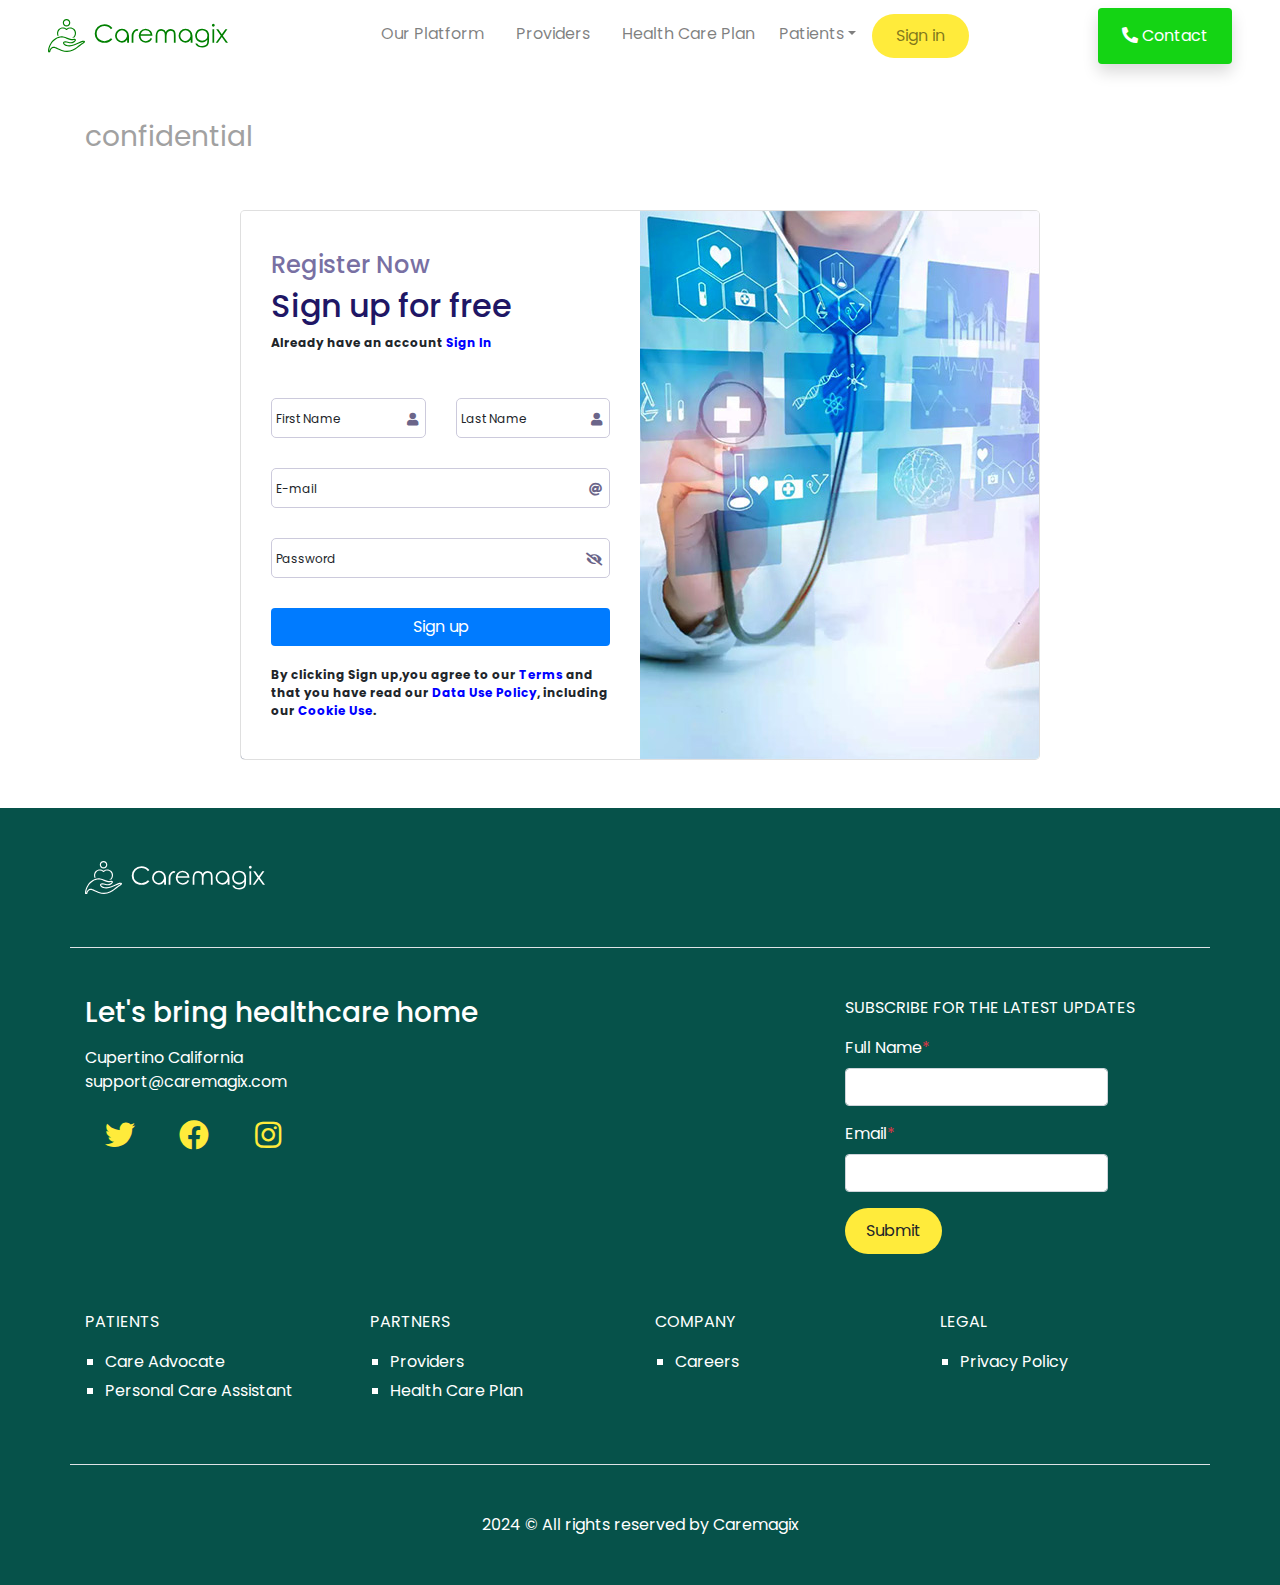
<file: sign-in.html>
<!DOCTYPE html>
<html lang="en">

<head>
    <meta charset="UTF-8">
    <meta name="viewport"
        content="width=device-width, initial-scale=1, maximum-scale=1, minimum-scale=1, user-scalable=1">
    <title>Caremagix</title>
    <!-- Add Bootstrap CSS -->
    <link rel="stylesheet" href="https://stackpath.bootstrapcdn.com/bootstrap/4.5.2/css/bootstrap.min.css">

    <link rel="stylesheet" href="https://cdnjs.cloudflare.com/ajax/libs/font-awesome/5.15.3/css/all.min.css">
    <link rel="preconnect" href="https://fonts.googleapis.com">
    <link rel="preconnect" href="https://fonts.gstatic.com" crossorigin>
    <link
        href="https://fonts.googleapis.com/css2?family=Poppins:ital,wght@0,100;0,200;0,300;0,400;0,500;0,600;0,700;0,800;0,900;1,100;1,200;1,300;1,400;1,500;1,600;1,700;1,800;1,900&display=swap"
        rel="stylesheet">
    <link rel="stylesheet" href="css/custom.css">
</head>

<body>
    <header>
        <nav class="navbar navbar-expand-lg navbar-light px-5">
            <a class="navbar-brand" href="/">
                <svg width="180" fill="green" viewBox="0 0 369.9130434782609 68.965792093766" class="looka-1j8o68f">
                    <defs id="SvgjsDefs1011"></defs>
                    <g id="SvgjsG1012" featurekey="S6ay6y-0"
                        transform="matrix(0.5944697416259555,0,0,0.5944697416259555,0.0002290399318856106,-3.5668184497557327)"
                        fill="#ffffff">
                        <title xmlns="http://www.w3.org/2000/svg">Modern Business 6 expandlines</title>
                        <path xmlns="http://www.w3.org/2000/svg"
                            d="M64,32c7.2,0,13-5.8,13-13S71.2,6,64,6c-7.2,0-13,5.8-13,13c0,0,0,0,0,0C51,26.2,56.8,32,64,32z M64,10c5,0,9,4,9,9  s-4,9-9,9s-9-4-9-9c0,0,0,0,0,0C55,14,59,10,64,10z">
                        </path>
                        <path xmlns="http://www.w3.org/2000/svg"
                            d="M36.8,63.2c-3.3-6.4-2.1-14.2,2.9-19.4c6.1-6.3,16.1-6.5,22.4-0.4c0.1,0.1,0.3,0.3,0.4,0.4c0.8,0.8,2.1,0.8,2.9,0  c6.1-6.3,16.1-6.5,22.4-0.4c0.1,0.1,0.3,0.3,0.4,0.4c6.3,6.6,6.3,16.9,0,23.5l-4.2,4.3c0.7,0,1.4-0.1,2-0.3c1.5-0.5,3.1-0.8,4.7-0.9  l0.3-0.3c7.8-8.1,7.8-21,0-29.1C83.8,33.5,72,32.9,64,39.7c-8-6.8-19.8-6.2-27.1,1.3c-6,6.2-7.6,15.5-3.9,23.4  C34.3,64,35.5,63.6,36.8,63.2z">
                        </path>
                        <path xmlns="http://www.w3.org/2000/svg"
                            d="M127.7,83.5c-1.1-2.6-6.7-2.3-7-2.3c-1.9,0.3-6,0.8-14.1,4.8C96.5,91,85.7,96,74,96.9c-6.5,0.6-14.4-1.9-17.6-6.3  c-0.7-0.8-0.8-2.2-0.5-2.5c0.8-1,5.6-1.6,15.3,0.9c13.2,3.7,20.1-2.9,20.9-3.8c2.5-2.3,5.7-5.8,4-8.7c-1.5-2.6-5.6-2.4-8.9-1.4  c-3.4,1-7.1,0.3-10.2-0.6c-3.4-0.9-6.7-2.2-10-3.4c-4.7-2-9.6-3.5-14.6-4.5c-8.5-1.6-17.1,0.2-25.6,5.2c-6.9,4-12.8,9.6-17.2,16.3  c-8.9,13.8-10,24.3-9.5,30.6c0.1,1.6,1.2,2.8,2.7,3.2c1.6,0.4,3.2-0.3,4.1-1.6c0.7-0.9,1.1-1.9,1.3-3c0-0.2,0.1-0.5,0.2-0.8  c0.9-3.8,3.3-7.1,6.6-9.2l0.3-0.1c4.4-2.4,8.5-0.7,17.3,3.4c3.7,1.8,8.4,3.9,14.1,6.1c26,8.9,44.2-2,55.6-10.9  c9.5-7.4,20.4-14.8,20.4-14.8C124.5,89.8,129.2,86.9,127.7,83.5z M120.6,87.5c-0.1,0.1-11.1,7.5-20.7,15  c-10.7,8.4-27.7,18.5-51.8,10.3c-5.5-2.1-9.9-4.1-13.8-5.9c-8.8-4.1-14.6-6.8-20.9-3.3l-0.1,0c-0.1,0-0.2,0.1-0.3,0.1  c-4.2,2.7-7.2,6.9-8.4,11.7c-0.1,0.6-0.3,1.3-0.5,1.9c-0.3-5.8,1.1-15,8.9-27.2c4-6.2,9.5-11.3,15.9-15c5.3-3.3,11.3-5.1,17.6-5.2  c1.8,0,3.6,0.2,5.3,0.5c4.8,1,9.4,2.5,13.9,4.4c3.3,1.3,6.8,2.6,10.4,3.6c3.5,1,8,1.9,12.4,0.6c1.3-0.5,2.7-0.6,4.1-0.4  c-0.2,0.5-0.9,1.7-3.2,3.8c0,0-0.1,0.1-0.1,0.1c-0.2,0.2-5.6,5.9-17,2.7c-10.5-2.7-17.1-2.6-19.5,0.5c-1.4,1.8-1.3,4.2,0.3,7.1  c0.1,0.1,4.7,8.8,21.3,8.2c12.4-1,23.6-6.1,34-11.3c7.6-3.8,11-4.2,12.9-4.5c0.8-0.1,1.7-0.2,2.5-0.1  C122.8,86,121.7,86.8,120.6,87.5L120.6,87.5z">
                        </path>
                    </g>
                    <g id="SvgjsG1013" featurekey="j5pGhi-0"
                        transform="matrix(2.560820016550997,0,0,2.560820016550997,93.224431041536,-1.0781079386497883)"
                        fill="#ffffff">
                        <path
                            d="M15.244 7.715 l-1.1523 0.85938 q-0.9375 -1.23046875 -2.260742188 -1.860351563 t-2.9053 -0.62988 q-1.73828125 0 -3.212890625 0.830078125 t-2.29 2.2314 t-0.81543 3.1592 q0 2.646484375 1.81640625 4.262695313 t4.5801 1.6162 q3.046875 0 5.087890625 -2.3828125 l1.1523 0.86914 q-1.083984375 1.376953125 -2.705078125 2.12890625 t-3.6133 0.75195 q-3.80859375 0 -6.005859375 -2.529296875 q-1.8359375 -2.138671875 -1.8359375 -4.84375 q0 -3.173828125 2.231445313 -5.3515625 t5.5811 -2.1777 q2.03125 0 3.666992188 0.8056640625 t2.6807 2.2607 z M22.968753125 8.203 q2.470703125 0 4.1015625 1.787109375 q1.50390625 1.630859375 1.50390625 3.876953125 q0.01953125 5.546875 0 5.634765625 l-1.4551 0 l0 -2.4316 q-1.142578125 2.12890625 -4.150390625 2.3828125 q-2.4609375 0 -4.018554688 -1.674804688 t-1.5576 -3.9111 q0 -2.2265625 1.474609375 -3.8671875 q1.630859375 -1.796875 4.1015625 -1.796875 z M22.968753125 9.551 q-1.708984375 0 -2.939453125 1.26953125 t-1.2305 3.0664 q0 1.162109375 0.6298828125 2.236328125 t2.1338 1.8164 q3.76953125 0.83984375 5.361328125 -3.427734375 q0.087890625 -1.3671875 -0.29296875 -2.6171875 q-0.2734375 -0.56640625 -0.751953125 -1.07421875 q-1.201171875 -1.26953125 -2.91015625 -1.26953125 z M30.722696875 14.541 l0 -1.2891 q0.15625 -0.966796875 0.44921875 -1.572265625 q0.68359375 -1.6796875 1.8359375 -2.4609375 t1.9141 -0.78125 q0.56640625 0 1.2109375 0.37109375 l-0.71289 1.1523 q-0.908203125 -0.33203125 -1.801757813 0.537109375 t-1.2354 1.8945 q-0.25390625 0.908203125 -0.25390625 3.408203125 l0 3.623 l-1.4063 0 l0 -4.8828 z M45.95715625 15.6348 l1.1523 0.61523 q-0.556640625 1.123046875 -1.30859375 1.806640625 t-1.6895 1.04 t-2.1191 0.35645 q-2.6171875 0 -4.091796875 -1.713867188 t-1.4746 -3.8721 q0 -2.041015625 1.25 -3.6328125 q1.58203125 -2.03125 4.248046875 -2.03125 q2.724609375 0 4.365234375 2.080078125 q1.162109375 1.46484375 1.171875 3.65234375 l-9.6191 0 q0.0390625 1.875 1.19140625 3.071289063 t2.8418 1.1963 q0.8203125 0 1.591796875 -0.2880859375 t1.3135 -0.75684 t1.1768 -1.5234 z M45.95715625 12.7539 q-0.2734375 -1.103515625 -0.80078125 -1.762695313 t-1.3965 -1.0645 t-1.8262 -0.40527 q-1.572265625 0 -2.705078125 1.015625 q-0.8203125 0.7421875 -1.240234375 2.216796875 l7.9688 0 z M50.00979375 15.293 l0 -1.709 q0.17578125 -2.1875 0.91796875 -3.203125 q0.615234375 -0.927734375 1.611328125 -1.474609375 q0.654296875 -0.419921875 1.865234375 -0.44921875 q0.78125 0 1.58203125 0.29296875 t1.2402 0.78125 t0.88867 1.4648 q0.244140625 -0.625 1.025390625 -1.46484375 q0.380859375 -0.322265625 0.986328125 -0.634765625 q0.41015625 -0.263671875 1.904296875 -0.439453125 q1.11328125 0 2.138671875 0.556640625 t1.4404 1.5674 t0.41504 3.0127 l0 5.8496 l-1.4063 0 l0 -5.8496 q0 -1.71875 -0.244140625 -2.36328125 t-0.83984 -1.04 t-1.4355 -0.39551 q-1.58203125 0.107421875 -2.705078125 1.533203125 q-0.439453125 0.60546875 -0.6640625 2.685546875 l0 5.4297 l-1.377 0 l0 -5.4883 q0 -1.93359375 -0.4296875 -2.631835938 t-1.0254 -1.1133 t-1.4844 -0.41504 q-0.95703125 0 -1.645507813 0.48828125 t-1.0791 1.46 t-0.3125 3.1592 l0 4.541 l-1.3672 0 l0 -4.1504 z M73.9746125 8.203 q2.470703125 0 4.1015625 1.787109375 q1.50390625 1.630859375 1.50390625 3.876953125 q0.01953125 5.546875 0 5.634765625 l-1.4551 0 l0 -2.4316 q-1.142578125 2.12890625 -4.150390625 2.3828125 q-2.4609375 0 -4.018554688 -1.674804688 t-1.5576 -3.9111 q0 -2.2265625 1.474609375 -3.8671875 q1.630859375 -1.796875 4.1015625 -1.796875 z M73.9746125 9.551 q-1.708984375 0 -2.939453125 1.26953125 t-1.2305 3.0664 q0 1.162109375 0.6298828125 2.236328125 t2.1338 1.8164 q3.76953125 0.83984375 5.361328125 -3.427734375 q0.087890625 -1.3671875 -0.29296875 -2.6171875 q-0.2734375 -0.56640625 -0.751953125 -1.07421875 q-1.201171875 -1.26953125 -2.91015625 -1.26953125 z M92.87065625 17.0117 q0 2.255859375 -0.400390625 3.30078125 q-0.537109375 1.474609375 -1.879882813 2.270507813 t-3.2178 0.7959 q-1.38671875 0 -2.48046875 -0.390625 t-1.7871 -1.0449 t-1.2695 -1.9141 l1.4941 0 q0.615234375 1.064453125 1.577148438 1.572265625 t2.3975 0.50781 q1.40625 0 2.377929688 -0.52734375 t1.3818 -1.3184 t0.41016 -2.5684 l0 -0.54688 q-0.771484375 0.986328125 -1.899414063 1.513671875 t-2.3779 0.52734 q-1.474609375 0 -2.778320313 -0.732421875 t-2.0117 -1.9775 t-0.70801 -2.7295 t0.7373 -2.7686 t2.0459 -2.0313 t2.7441 -0.74707 q1.2109375 0 2.197265625 0.37109375 q0.830078125 0.302734375 1.962890625 1.162109375 q0.95703125 0.791015625 1.50390625 3.017578125 q-0.01953125 0.29296875 -0.01953125 4.2578125 z M87.40235625 9.531 q-1.171875 0 -2.172851563 0.56640625 t-1.5723 1.5625 t-0.57129 2.1582 q0 1.767578125 1.181640625 2.919921875 t3.0566 1.1523 q1.9140625 0 3.06640625 -1.142578125 t1.1523 -3.0078 q0 -1.2109375 -0.5322265625 -2.158203125 t-1.5039 -1.499 t-2.1045 -0.55176 z M96.279278125 4.3260000000000005 q0.46875 0 0.8056640625 0.33203125 t0.33691 0.80078 t-0.33691 0.80566 t-0.80566 0.33691 t-0.80078 -0.33691 t-0.33203 -0.80566 t0.33203 -0.80078 t0.80078 -0.33203 z M95.595678125 8.73 l1.377 0 l0 10.713 l-1.377 0 l0 -10.713 z M98.613285625 8.73 l1.6504 0 l2.832 3.9746 l2.8418 -3.9746 l1.6504 0 l-3.6719 5.0879 l4.1309 5.625 l-1.6699 0 l-3.2813 -4.502 l-3.2324 4.502 l-1.6406 0 l4.0527 -5.625 z">
                        </path>
                    </g>
                </svg> </a>
            <button class="navbar-toggler" type="button" data-toggle="collapse" data-target="#navbarSupportedContent"
                aria-controls="navbarSupportedContent" aria-expanded="false" aria-label="Toggle navigation">
                <span class="navbar-toggler-icon"></span>
            </button>

            <div class="collapse navbar-collapse" id="navbarSupportedContent">
                <ul class="navbar-nav mx-auto">
                    <li class="nav-item">
                        <a class="nav-link mx-2" href="our-platform.html">Our Platform</a>
                    </li>
                    <li class="nav-item">
                        <a class="nav-link mx-2" href="providers.html">Providers</a>
                    </li>
                    <li class="nav-item">
                        <a class="nav-link mx-2" href="health-care-plan.html">Health Care Plan</a>
                    </li>
                    <li class="nav-item dropdown">
                        <a class="nav-link dropdown-toggle" href="patients.html" id="navbarDropdown" role="button"
                            data-toggle="dropdown" aria-haspopup="true" aria-expanded="false">Patients</a>
                        <div class="dropdown-menu" aria-labelledby="navbarDropdown">
                            <a class="dropdown-item" href="care-advocate.html">Care Advocate</a>
                            <a class="dropdown-item" href="personal-care-assistant.html">Personal Care Assistant</a>
                        </div>
                    </li>
                    <li class="nav-item">
                        <a class="nav-link mx-2 px-4 yellow-button" href="sign-in.html">Sign in</a>
                    </li>
                </ul>
                <span class="navbar-text shadow rounded contactbtn">
                    <a class="nav-link mx-2 text-white" href="#contact"><i class="fas fa-phone-alt"></i> Contact</a>
                </span>
            </div>
        </nav>
    </header>
    <main>
        <div class="container-fluid my-5">
            <div class="container">
                <div class="row">
                    <div class="col-12 text-left">
                        <h3 class="confidential">confidential</h3>
                    </div>
                </div>
            </div>
        </div>
        <div class="sign-in mb-5">
            <div class="container">
                <div class="card">
                    <div class="user signup_form">
                        <form class="form" method="post" action="llm.html">
                            <div class="text_signup">
                                <h4>Register Now</h4>
                                <h2>Sign up for free</h2>
                                <p>Already have an account <a href="#" class="signin-click">Sign In</a></p>
                            </div>
                            <div class="row">
                                <div class="col-12 col-md-6">
                                    <div class="input-text-signup">
                                        <input type="text" id="signin_first_name" required> <i class="fa fa-user"></i>
                                        <label for="signin_first_name">First Name</label>
                                    </div>
                                </div>
                                <div class="col-12 col-md-6">
                                    <div class="input-text-signup">
                                        <input type="text" id="signin_last_name" required> <i class="fa fa-user"></i>
                                        <label for="signin_last_name">Last Name</label>
                                    </div>
                                </div>
                            </div>
                            <div class="input-text-signup"> <input type="text" required> <i class="fas fa-at"></i>
                                <label>E-mail</label>
                            </div>
                            <div class="input-text-signup"> <input type="password" id="password_input" required> <i
                                    class="fa fa-eye-slash"></i> <label>Password</label> </div>
                            <a class="signup-button bg-primary btn text-white" href="llm.html">Sign up</a>
                            <div class="policy">
                                <p>By clicking Sign up,you agree to our <a href="#">Terms</a> and that you have read our
                                    <a href="#">Data Use Policy</a>, including our <a href="#">Cookie Use</a>.</p>
                            </div>
                        </form>
                        <div class="image-box"> <img src="images/signin1.jpg"> </div>
                    </div>
                    <div class="user signin_form">
                        <div class="image-box"> <img src="images/signin2.jpg"> </div>
                        <form class="form">
                            <div class="text_signup">
                                <h4>Start your journey</h4>
                                <h2>Sign up to Ocula</h2>
                                <p>Don't have an account? <a href="#" class="signup-click">Sign Up</a></p>
                            </div>
                            <div class="input-text-signup">
                                <input type="text" id="signup_email" required> <i class="fas fa-at"></i>
                                <label for="signup_email">E-mail</label>
                            </div>
                            <div class="input-text-signup">
                                <input type="password" id="password_input_signin" required> <i
                                    class="fa fa-eye-slash change_eye"></i>
                                <label for="password_input_signin">Password</label>
                            </div>
                            <!-- <div class="signup-button"> <button type="submit">Sign in</button> </div> -->
                            <a class="signup-button bg-primary btn text-white" href="llm.html">Sign in</a>
                            <div class="policy">
                                <p>By clicking Sign up, you agree to our <a href="#">Terms</a> and that you have read
                                    our <a href="#">Data Use Policy</a>, including our <a href="#">Cookie Use</a>. </p>
                            </div>
                        </form>
                    </div>
                </div>
            </div>
        </div>
    </main>

    <!-- ======= Footer ======= -->
    <footer>
        <a id="contact"></a>
        <div class="container-fluid footer-bg py-5">
            <div class="container">
                <div class="row border-bottom pb-5">
                    <div class="col-6 col-md-6">
                        <a class="navbar-brand" href="/">
                            <svg width="180" viewBox="0 0 369.9130434782609 68.965792093766" class="looka-1j8o68f">
                                <defs id="SvgjsDefs1011"></defs>
                                <g featurekey="S6ay6y-0"
                                    transform="matrix(0.5944697416259555,0,0,0.5944697416259555,0.0002290399318856106,-3.5668184497557327)"
                                    fill="#ffffff">
                                    <title xmlns="http://www.w3.org/2000/svg">Modern Business 6 expandlines</title>
                                    <path xmlns="http://www.w3.org/2000/svg"
                                        d="M64,32c7.2,0,13-5.8,13-13S71.2,6,64,6c-7.2,0-13,5.8-13,13c0,0,0,0,0,0C51,26.2,56.8,32,64,32z M64,10c5,0,9,4,9,9  s-4,9-9,9s-9-4-9-9c0,0,0,0,0,0C55,14,59,10,64,10z">
                                    </path>
                                    <path xmlns="http://www.w3.org/2000/svg"
                                        d="M36.8,63.2c-3.3-6.4-2.1-14.2,2.9-19.4c6.1-6.3,16.1-6.5,22.4-0.4c0.1,0.1,0.3,0.3,0.4,0.4c0.8,0.8,2.1,0.8,2.9,0  c6.1-6.3,16.1-6.5,22.4-0.4c0.1,0.1,0.3,0.3,0.4,0.4c6.3,6.6,6.3,16.9,0,23.5l-4.2,4.3c0.7,0,1.4-0.1,2-0.3c1.5-0.5,3.1-0.8,4.7-0.9  l0.3-0.3c7.8-8.1,7.8-21,0-29.1C83.8,33.5,72,32.9,64,39.7c-8-6.8-19.8-6.2-27.1,1.3c-6,6.2-7.6,15.5-3.9,23.4  C34.3,64,35.5,63.6,36.8,63.2z">
                                    </path>
                                    <path xmlns="http://www.w3.org/2000/svg"
                                        d="M127.7,83.5c-1.1-2.6-6.7-2.3-7-2.3c-1.9,0.3-6,0.8-14.1,4.8C96.5,91,85.7,96,74,96.9c-6.5,0.6-14.4-1.9-17.6-6.3  c-0.7-0.8-0.8-2.2-0.5-2.5c0.8-1,5.6-1.6,15.3,0.9c13.2,3.7,20.1-2.9,20.9-3.8c2.5-2.3,5.7-5.8,4-8.7c-1.5-2.6-5.6-2.4-8.9-1.4  c-3.4,1-7.1,0.3-10.2-0.6c-3.4-0.9-6.7-2.2-10-3.4c-4.7-2-9.6-3.5-14.6-4.5c-8.5-1.6-17.1,0.2-25.6,5.2c-6.9,4-12.8,9.6-17.2,16.3  c-8.9,13.8-10,24.3-9.5,30.6c0.1,1.6,1.2,2.8,2.7,3.2c1.6,0.4,3.2-0.3,4.1-1.6c0.7-0.9,1.1-1.9,1.3-3c0-0.2,0.1-0.5,0.2-0.8  c0.9-3.8,3.3-7.1,6.6-9.2l0.3-0.1c4.4-2.4,8.5-0.7,17.3,3.4c3.7,1.8,8.4,3.9,14.1,6.1c26,8.9,44.2-2,55.6-10.9  c9.5-7.4,20.4-14.8,20.4-14.8C124.5,89.8,129.2,86.9,127.7,83.5z M120.6,87.5c-0.1,0.1-11.1,7.5-20.7,15  c-10.7,8.4-27.7,18.5-51.8,10.3c-5.5-2.1-9.9-4.1-13.8-5.9c-8.8-4.1-14.6-6.8-20.9-3.3l-0.1,0c-0.1,0-0.2,0.1-0.3,0.1  c-4.2,2.7-7.2,6.9-8.4,11.7c-0.1,0.6-0.3,1.3-0.5,1.9c-0.3-5.8,1.1-15,8.9-27.2c4-6.2,9.5-11.3,15.9-15c5.3-3.3,11.3-5.1,17.6-5.2  c1.8,0,3.6,0.2,5.3,0.5c4.8,1,9.4,2.5,13.9,4.4c3.3,1.3,6.8,2.6,10.4,3.6c3.5,1,8,1.9,12.4,0.6c1.3-0.5,2.7-0.6,4.1-0.4  c-0.2,0.5-0.9,1.7-3.2,3.8c0,0-0.1,0.1-0.1,0.1c-0.2,0.2-5.6,5.9-17,2.7c-10.5-2.7-17.1-2.6-19.5,0.5c-1.4,1.8-1.3,4.2,0.3,7.1  c0.1,0.1,4.7,8.8,21.3,8.2c12.4-1,23.6-6.1,34-11.3c7.6-3.8,11-4.2,12.9-4.5c0.8-0.1,1.7-0.2,2.5-0.1  C122.8,86,121.7,86.8,120.6,87.5L120.6,87.5z">
                                    </path>
                                </g>
                                <g featurekey="j5pGhi-0"
                                    transform="matrix(2.560820016550997,0,0,2.560820016550997,93.224431041536,-1.0781079386497883)"
                                    fill="#ffffff">
                                    <path
                                        d="M15.244 7.715 l-1.1523 0.85938 q-0.9375 -1.23046875 -2.260742188 -1.860351563 t-2.9053 -0.62988 q-1.73828125 0 -3.212890625 0.830078125 t-2.29 2.2314 t-0.81543 3.1592 q0 2.646484375 1.81640625 4.262695313 t4.5801 1.6162 q3.046875 0 5.087890625 -2.3828125 l1.1523 0.86914 q-1.083984375 1.376953125 -2.705078125 2.12890625 t-3.6133 0.75195 q-3.80859375 0 -6.005859375 -2.529296875 q-1.8359375 -2.138671875 -1.8359375 -4.84375 q0 -3.173828125 2.231445313 -5.3515625 t5.5811 -2.1777 q2.03125 0 3.666992188 0.8056640625 t2.6807 2.2607 z M22.968753125 8.203 q2.470703125 0 4.1015625 1.787109375 q1.50390625 1.630859375 1.50390625 3.876953125 q0.01953125 5.546875 0 5.634765625 l-1.4551 0 l0 -2.4316 q-1.142578125 2.12890625 -4.150390625 2.3828125 q-2.4609375 0 -4.018554688 -1.674804688 t-1.5576 -3.9111 q0 -2.2265625 1.474609375 -3.8671875 q1.630859375 -1.796875 4.1015625 -1.796875 z M22.968753125 9.551 q-1.708984375 0 -2.939453125 1.26953125 t-1.2305 3.0664 q0 1.162109375 0.6298828125 2.236328125 t2.1338 1.8164 q3.76953125 0.83984375 5.361328125 -3.427734375 q0.087890625 -1.3671875 -0.29296875 -2.6171875 q-0.2734375 -0.56640625 -0.751953125 -1.07421875 q-1.201171875 -1.26953125 -2.91015625 -1.26953125 z M30.722696875 14.541 l0 -1.2891 q0.15625 -0.966796875 0.44921875 -1.572265625 q0.68359375 -1.6796875 1.8359375 -2.4609375 t1.9141 -0.78125 q0.56640625 0 1.2109375 0.37109375 l-0.71289 1.1523 q-0.908203125 -0.33203125 -1.801757813 0.537109375 t-1.2354 1.8945 q-0.25390625 0.908203125 -0.25390625 3.408203125 l0 3.623 l-1.4063 0 l0 -4.8828 z M45.95715625 15.6348 l1.1523 0.61523 q-0.556640625 1.123046875 -1.30859375 1.806640625 t-1.6895 1.04 t-2.1191 0.35645 q-2.6171875 0 -4.091796875 -1.713867188 t-1.4746 -3.8721 q0 -2.041015625 1.25 -3.6328125 q1.58203125 -2.03125 4.248046875 -2.03125 q2.724609375 0 4.365234375 2.080078125 q1.162109375 1.46484375 1.171875 3.65234375 l-9.6191 0 q0.0390625 1.875 1.19140625 3.071289063 t2.8418 1.1963 q0.8203125 0 1.591796875 -0.2880859375 t1.3135 -0.75684 t1.1768 -1.5234 z M45.95715625 12.7539 q-0.2734375 -1.103515625 -0.80078125 -1.762695313 t-1.3965 -1.0645 t-1.8262 -0.40527 q-1.572265625 0 -2.705078125 1.015625 q-0.8203125 0.7421875 -1.240234375 2.216796875 l7.9688 0 z M50.00979375 15.293 l0 -1.709 q0.17578125 -2.1875 0.91796875 -3.203125 q0.615234375 -0.927734375 1.611328125 -1.474609375 q0.654296875 -0.419921875 1.865234375 -0.44921875 q0.78125 0 1.58203125 0.29296875 t1.2402 0.78125 t0.88867 1.4648 q0.244140625 -0.625 1.025390625 -1.46484375 q0.380859375 -0.322265625 0.986328125 -0.634765625 q0.41015625 -0.263671875 1.904296875 -0.439453125 q1.11328125 0 2.138671875 0.556640625 t1.4404 1.5674 t0.41504 3.0127 l0 5.8496 l-1.4063 0 l0 -5.8496 q0 -1.71875 -0.244140625 -2.36328125 t-0.83984 -1.04 t-1.4355 -0.39551 q-1.58203125 0.107421875 -2.705078125 1.533203125 q-0.439453125 0.60546875 -0.6640625 2.685546875 l0 5.4297 l-1.377 0 l0 -5.4883 q0 -1.93359375 -0.4296875 -2.631835938 t-1.0254 -1.1133 t-1.4844 -0.41504 q-0.95703125 0 -1.645507813 0.48828125 t-1.0791 1.46 t-0.3125 3.1592 l0 4.541 l-1.3672 0 l0 -4.1504 z M73.9746125 8.203 q2.470703125 0 4.1015625 1.787109375 q1.50390625 1.630859375 1.50390625 3.876953125 q0.01953125 5.546875 0 5.634765625 l-1.4551 0 l0 -2.4316 q-1.142578125 2.12890625 -4.150390625 2.3828125 q-2.4609375 0 -4.018554688 -1.674804688 t-1.5576 -3.9111 q0 -2.2265625 1.474609375 -3.8671875 q1.630859375 -1.796875 4.1015625 -1.796875 z M73.9746125 9.551 q-1.708984375 0 -2.939453125 1.26953125 t-1.2305 3.0664 q0 1.162109375 0.6298828125 2.236328125 t2.1338 1.8164 q3.76953125 0.83984375 5.361328125 -3.427734375 q0.087890625 -1.3671875 -0.29296875 -2.6171875 q-0.2734375 -0.56640625 -0.751953125 -1.07421875 q-1.201171875 -1.26953125 -2.91015625 -1.26953125 z M92.87065625 17.0117 q0 2.255859375 -0.400390625 3.30078125 q-0.537109375 1.474609375 -1.879882813 2.270507813 t-3.2178 0.7959 q-1.38671875 0 -2.48046875 -0.390625 t-1.7871 -1.0449 t-1.2695 -1.9141 l1.4941 0 q0.615234375 1.064453125 1.577148438 1.572265625 t2.3975 0.50781 q1.40625 0 2.377929688 -0.52734375 t1.3818 -1.3184 t0.41016 -2.5684 l0 -0.54688 q-0.771484375 0.986328125 -1.899414063 1.513671875 t-2.3779 0.52734 q-1.474609375 0 -2.778320313 -0.732421875 t-2.0117 -1.9775 t-0.70801 -2.7295 t0.7373 -2.7686 t2.0459 -2.0313 t2.7441 -0.74707 q1.2109375 0 2.197265625 0.37109375 q0.830078125 0.302734375 1.962890625 1.162109375 q0.95703125 0.791015625 1.50390625 3.017578125 q-0.01953125 0.29296875 -0.01953125 4.2578125 z M87.40235625 9.531 q-1.171875 0 -2.172851563 0.56640625 t-1.5723 1.5625 t-0.57129 2.1582 q0 1.767578125 1.181640625 2.919921875 t3.0566 1.1523 q1.9140625 0 3.06640625 -1.142578125 t1.1523 -3.0078 q0 -1.2109375 -0.5322265625 -2.158203125 t-1.5039 -1.499 t-2.1045 -0.55176 z M96.279278125 4.3260000000000005 q0.46875 0 0.8056640625 0.33203125 t0.33691 0.80078 t-0.33691 0.80566 t-0.80566 0.33691 t-0.80078 -0.33691 t-0.33203 -0.80566 t0.33203 -0.80078 t0.80078 -0.33203 z M95.595678125 8.73 l1.377 0 l0 10.713 l-1.377 0 l0 -10.713 z M98.613285625 8.73 l1.6504 0 l2.832 3.9746 l2.8418 -3.9746 l1.6504 0 l-3.6719 5.0879 l4.1309 5.625 l-1.6699 0 l-3.2813 -4.502 l-3.2324 4.502 l-1.6406 0 l4.0527 -5.625 z">
                                    </path>
                                </g>
                            </svg> </a>
                    </div>
                    <div class="col-6 col-md-6">
                    </div>
                </div>
                <div class="row py-5">
                    <div class="col-12 col-md-8">
                        <h3 class="text-white mb-3">Let's bring healthcare home</h3>
                        <address class="text-white">
                            Cupertino California<br />
                            <a href="mailto:support@caremagix.com" class="text-white">support@caremagix.com</a>
                        </address>
                        <ul class="social">
                            <li><a href="#"><i class="fab fa-twitter"></i></a></li>
                            <li><a href="#"><i class="fab fa-facebook"></i></a></li>
                            <li><a href="#"><i class="fab fa-instagram"></i></a></li>
                        </ul>
                    </div>
                    <div class="col-12 col-md-4">
                        <span class="mb-3 d-block text-uppercase text-white">SUBSCRIBE FOR THE LATEST UPDATES</span>
                        <form action="https://getform.io/f/qaloldeb" class="mr-auto w-75" method="post" id="suscribeForm">
                            <div class="form-group">
                                <label for="fullname" class="text-white">Full Name<span
                                        class="text-danger">*</span></label>
                                <input type="text" class="form-control" id="fullname" name="fullname" required>
                            </div>
                            <div class="form-group">
                                <label for="email" class="text-white">Email<span class="text-danger">*</span></label>
                                <input type="email" class="form-control" id="email" name="email" required>
                            </div>
                            <!-- add hidden Honeypot input to prevent spams -->
                            <input type="hidden" name="_gotcha" style="display:none !important">
                            <button type="submit" class="btn yellow-button">Submit</button>
                        </form>
                    </div>
                </div>
                <div class="row py-2">
                    <div class="col-12 col-md-3">
                        <span class="mb-3 d-block text-uppercase text-white">Patients</span>
                        <ul class="footer-list">
                            <li><a href="care-advocate.html">Care Advocate</a></li>
                            <li><a href="personal-care-assistant.html">Personal Care Assistant</a></li>
                        </ul>
                    </div>
                    <div class="col-12 col-md-3">
                        <span class="mb-3 d-block text-uppercase text-white">PARTNERS</span>
                        <ul class="footer-list">
                            <li><a href="providers.html">Providers</a></li>
                            <li><a href="health-care-plan.html">Health Care Plan</a></li>
                        </ul>
                    </div>
                    <div class="col-12 col-md-3">
                        <span class="mb-3 d-block text-uppercase text-white">Company</span>
                        <ul class="footer-list">
                            <li><a href="careers.html">Careers</a></li>
                        </ul>
                    </div>
                    <div class="col-12 col-md-3">
                        <span class="mb-3 d-block text-uppercase text-white">Legal</span>
                        <ul class="footer-list">
                            <li><a href="privacy-policy.html">Privacy Policy</a></li>
                        </ul>
                    </div>
                </div>
                <div class="row border-top mt-5 pt-5">
                    <div class="col-12 col-md-12 text-center text-white">
                        2024 © All rights reserved by Caremagix
                    </div>
                </div>
            </div>
        </div>

    </footer><!-- End Footer -->


    <!-- Add Bootstrap and jQuery JS -->
    <script src="https://code.jquery.com/jquery-3.5.1.min.js"></script>
    <script src="https://cdn.jsdelivr.net/npm/@popperjs/core@2.9.3/dist/umd/popper.min.js"></script>
    <script src="https://stackpath.bootstrapcdn.com/bootstrap/4.5.2/js/bootstrap.min.js"></script>

    <script>
        var signin_click = document.querySelector(".signin-click");
        var card_toggle = document.querySelector(".card");
        signin_click.addEventListener('click', function () {
            card_toggle.classList.toggle('active');
        });


        var signup_click = document.querySelector(".signup-click");
        var card_toggle = document.querySelector(".card");
        signup_click.addEventListener('click', function () {

            card_toggle.classList.toggle('active');
        });

        var click_eye_signin = document.querySelector(".change_eye");
        var input_signin = document.querySelector("#password_input_signin");
        var eye_signin = document.querySelector(".change_eye");
        click_eye_signin.addEventListener('click', function () {
            if (input_signin.type == 'password') {
                input_signin.type = 'text'
                input_signin.classList.add('warning');
                eye_signin.classList.remove('fa-eye-slash')
                eye_signin.classList.add('fa-eye')
            }
            else {
                input_signin.type = 'password'
                input_signin.classList.remove('warning');
                eye_signin.classList.add('fa-eye-slash')
                eye_signin.classList.remove('fa-eye')
            }
        });


        var click_eye = document.querySelector(".fa-eye-slash");
        var input = document.querySelector("#password_input");
        var eye = document.querySelector(".fa-eye-slash");
        click_eye.addEventListener('click', function () {
            if (input.type == 'password') {
                input.type = 'text'
                input.classList.add('warning');
                eye.classList.remove('fa-eye-slash')
                eye.classList.add('fa-eye')
            }
            else {
                input.type = 'password'
                input.classList.remove('warning');
                eye.classList.add('fa-eye-slash')
                eye.classList.remove('fa-eye')
            }
        });
    </script>

<script src="js/custom.js"></script>

</body>

</html>
</file>
<file: css/custom.css>
body, html { font-family: poppins; width: 100%; margin: 0; padding: 0; font-size: clamp(50%, 4vw, 100%); }
.confidential { color: #a1a1a1; font-weight: normal; }
.landing-banner { width: 94%; margin: 0 3%; }
.rounded-corner-50 { border-radius: 50px; }
.yellow-button { padding: 10px 20px; border-radius: 50px; background: #ffeb3b; }
.card-button { padding: 10px 25px; border-radius: 50px; background: #ffeb3b; }
.home-bg { background: url(../images/home-bg.jpg) no-repeat right top; background-size: cover; }
.landing-page h1 { font-size: clamp(24px, 4vw, 70px); }
.landing-page h2 { font-size: clamp(20px, 4vw, 35px); }
.landing-page .w-70 { width: 70%; }
.landing-page .home-img { width: 75%; object-fit: cover; object-position: 50% 100%; margin-bottom: -100px; border-radius: 50px; box-shadow: -28px 28px 70px -20px rgba(0, 0, 0, .4); overflow: hidden; }
.contactbtn { background: #14d414; color: #fff; }
.landing-intro span { display: block; }
.landing-intro p { font-size: clamp(16px, 4vw, 30px); }
.four-section span { display: block; text-align: center; }
.four-section span:nth-child(2){ font-size: clamp(16px, 4vw, 25px); }
.four-section h1 { font-size: clamp(24px, 4vw, 45px); }
.four-section h2 { font-size: clamp(20px, 4vw, 35px); font-weight: normal; }
.custom-bg { background: conic-gradient(from 0deg at 0.00% 100%, #FFF 0deg, #F1F3F9 76.87500178813934deg, #8791A1 318.77028465270996deg, #515A67 360deg); }
.techno h3 { font-size: clamp(24px, 4vw, 50px); font-weight: normal; }
.mix-blend-mode { mix-blend-mode: multiply; }
.services-square { width: 27rem;
  height: 17rem;
  position: absolute;
  right: -3rem;
  bottom: -4rem;
  border: 2px solid #ededed;
  z-index: -1; }

.services-bg { background: url(../images/services-bg2.jpg) no-repeat center bottom;
  background-size: cover; }

.css3-gradient1 {
    position: relative;
    /* -webkit-box-shadow: 0 1px 4px rgba(0, 0, 0, 0.3);
    box-shadow: 0 1px 4px rgba(0, 0, 0, 0.3); */
}
.css3-gradient1:after {
    content: "";
    position: absolute;
    z-index: -1;
    top: 100%;
    bottom: 0;
    width: 100%;
    height: 50px;
    left: 0%;
    right: -10%;
    background: -webkit-radial-gradient(ellipse at 50% -3%, rgba(00, 00, 00, 0.1), rgba(97, 97, 97, 0.0) 50%);
    background: radial-gradient(ellipse at 50% -3%, rgba(00, 00, 00, 0.1), rgba(97, 97, 97, 0.0) 50%);
}

a.learn-more {
    width: 12rem;
    height: auto;
    position: relative;
    display: inline-block;
    cursor: pointer;
    outline: none;
    border: 0;
    vertical-align: middle;
    text-decoration: none;
    background: transparent;
    padding: 0;
    font-size: inherit;
    font-family: inherit;
  }
  a.learn-more .circle {
    transition: all 0.45s cubic-bezier(0.65, 0, 0.076, 1);
    position: relative;
    margin: 0;
    width: 3rem;
    height: 3rem;
    background: #ffeb3b;
    border-radius: 1.625rem;
  }
  a.learn-more .circle .icon {
    transition: all 0.45s cubic-bezier(0.65, 0, 0.076, 1);
    position: absolute;
    top: 0;
    bottom: 0;
    margin: auto;
    background: #fff;
  }
  a.learn-more .circle .icon.arrow {
    transition: all 0.45s cubic-bezier(0.65, 0, 0.076, 1);
    left: 0.625rem;
    width: 1.125rem;
    height: 0.125rem;
    background: none;
  }
  a.learn-more .circle .icon.arrow::before {
    position: absolute;
    content: "";
    top: -0.25rem;
    right: 0.0625rem;
    width: 0.625rem;
    height: 0.625rem;
    border-top: 0.125rem solid #282936;
    border-right: 0.125rem solid #282936;
    transform: rotate(45deg);
  }
  a.learn-more .button-text {
    transition: all 0.45s cubic-bezier(0.65, 0, 0.076, 1);
    position: absolute;
    top: 0;
    left: 0;
    right: 0;
    bottom: 0;
    padding: 0.75rem 0;
    margin: 0 0 0 1.85rem;
    color: #282936;
    line-height: 1.6;
    text-align: center;
  }
  a:hover .circle {
    width: 100%;
  }
  a:hover .circle .icon.arrow {
    background: #282936;
    transform: translate(1rem, 0);
  }
  a:hover .button-text {
    color: #1d1d1d;
  }

.footer-bg { background: #06524a; }
ul.social { float: left; margin: 0; padding: 0; }
ul.social li { width: 50px; height: 50px; text-align: center; border-radius: 100%; font-size: 30px; margin: 0 10px; list-style: none; display: inline-block; transition: all .5s; }
ul.social li .fab { vertical-align: middle; color: #ffeb3b; }
ul.social li:hover { box-shadow: 0px 0px 50px #368338; transition: all .5s; }

ul.footer-list { float: left; margin: 0; padding: 0; }
ul.footer-list li { color: #fff; list-style:square; margin: 0 0 5px 20px; }
ul.footer-list li a { color: #fff; }

.owl-container{background-color: rgb(232, 242, 245);padding: 50px 40px 20px;overflow: hidden;box-shadow: 5px 5px 25px #a7a7a7}
.tag{text-align: center;font-size: 1.1rem}
.fa-heart{color: rgba(255, 230, 0, 0.959);font-size: 30px}
.owl-card{ /*height: 320px;*/ padding: 10px 20px;border: none;box-shadow: -1px 3px 5px #a7a7a7; margin: 0 0 20px; background: #fff; }
.testimonial{font-size: 0.9rem;line-height: 1.4rem;font-weight: 500}
.active-star{color: #FBC02D;margin-bottom: 8px}
.active-star:hover{color: #F9A825;cursor: pointer}
.profile{padding-top: 10px}
.name{font-weight: 700}
.designation{font-size: 0.84rem;font-weight: 600}
.owl-carousel{margin-bottom: 15px}
.owl-carousel .owl-stage-outer{/*padding: 40px 10px; height: 380px;*/ margin: 25px 0; width: 101%; }
.owl-carousel .owl-item img{width: 45px !important;height: 45px;border-radius: 50%;object-fit: cover}
.owl-theme .owl-nav [class*='owl-']{border-radius: 50% !important;background: inherit !important;border: 3px solid #bbb;color: #bbb !important; padding: 4px 8px;}
.owl-theme .owl-nav [class*='owl-']:hover{border: 3px solid #1010ca;color: #1010ca !important}

.healthplan-content ul li { list-style: none; position: relative; }
.healthplan-content ul li:before { content: "\f0fa"; font-family: 'Font Awesome 5 Free'; font-weight: 900; position: absolute; left: -2.5rem;
 top: 2%; font-size: 20px; color: #06524a; }
.health-conversation::before {
  background-image: url(https://ligsolutions.com/wp-content/themes/findtheplan/assets/_dist/images/bg_pattern_title_light.png);
  top: 0em;
  left: 0em;
  position: absolute;
  background-repeat: no-repeat;
  background-position: center;
  display: block;
  width: 110px;
  height: 110px;
}
.accor-title { width: 100%; text-align: left; font-size: 20px; cursor: pointer; }
.accor-title .fa-plus, .accor-title .fa-minus { color: #06524a; float: right; }
.providers-content ul li { list-style: none; position: relative; }
.providers-content ul li:before { content: "\f0fa"; font-family: 'Font Awesome 5 Free'; font-weight: 900; position: absolute; left: -2.5rem;
 top: 2%; font-size: 20px; color: #06524a; }
.providers h1 { font-size: clamp(24px, 4vw, 45px); }
.providers h2 { font-size: clamp(20px, 4vw, 35px); font-weight: normal; }
.care-adv-bg { background: url(../images/care-advocate-bg.jpg) no-repeat center bottom; background-size: cover; }

.llmbtn { position: relative; padding-right: 30px; }
.llmbtn::after { position: absolute; content: "\f30c"; font-family: 'Font Awesome 5 Free'; right: 10px; top: 50%; transform: translateY(-50%); opacity: 0; }
.llmbtn:hover::after { opacity: 1; }

.dropdown:hover>.dropdown-menu {
  display: block;
}


/* 
---------------------------------------------
banner
--------------------------------------------- 
*/

.main-banner {
  border-bottom: 3px dotted #eee;
  /* padding-top: 160px; */
  padding-bottom: 30px;
}

.main-banner .left-content .thumb img {
  width: 100%;
  overflow: hidden;
}

.main-banner .left-content .inner-content {
  position: absolute;
  left: 100px;
  top: 50%;
  transform: translateY(-50%);
}

.main-banner .left-content .inner-content h4 {
  color: #fff;
  margin-top: -10px;
  font-size: clamp(30px, 4vw, 52px);
  font-weight: 700;
  margin-bottom: 20px;
}

.main-banner .left-content .inner-content span {
  font-size: 16px;
  color: #fff;
  font-weight: 400;
  font-style: italic;
  display: block;
  margin-bottom: 30px;
}

.main-banner .right-content .right-first-image {
  margin-bottom: 28.5px;
}

.main-banner .right-content .right-first-image .thumb {
  position: relative;
  text-align: center;
}

.main-banner .right-content .right-first-image .thumb img {
  width: 100%;
  overflow: hidden;
}

.main-banner .right-content .right-first-image .thumb .inner-content {
  position: absolute;
  top: 50%;
  transform: translateY(-50%);
  width: 100%;
  text-align: center;
}

.main-banner .right-content .right-first-image .thumb .inner-content h4 {
  color: #fff;
  font-size: 24px;
  font-weight: 700;
  margin-bottom: 15px;
}

.main-banner .right-content .right-first-image .thumb .inner-content span {
  font-size: 16px;
  color: #fff;
  font-style: italic;
}

.main-banner .right-content .right-first-image .thumb .hover-content {
  position: absolute;
  top: 15px;
  right: 15px;
  left: 15px;
  bottom: 15px;
  text-align: center;
  background-color: rgba(42,42,42,.97);
  opacity: 0;
  visibility: hidden;
  transition: all 0.5s;
}

.main-banner .right-content .right-first-image .thumb:hover .hover-content {
  opacity: 1;
  visibility: visible;
}

.main-banner .right-content .right-first-image .thumb .hover-content .inner {
  position: absolute;
  top: 50%;
  left: 50%;
  transform: translate(-50%, -50%);
  width: 100%;
}

.main-banner .right-content .right-first-image .thumb .hover-content h4 {
  color: #fff;
  font-size: 24px;
  font-weight: 700;
  margin-bottom: 15px;
}

.main-banner .right-content .right-first-image .thumb .hover-content p {
  color: #fff;
  padding: 0px 20px;
  margin-bottom: 20px;
}

.sign-in .container {
  /* height: 100vh; */
  display: flex;
  justify-content: center;
  align-items: center;
  /* background-color: #ccc */
}

.sign-in .card {
  height: 550px;
  width: 800px;
  background-color: #fff;
  border-radius: 5px;
  overflow: hidden;
  position: relative;
  font-family: 'Poppins', sans-serif
}

.sign-in .card .user {
  position: absolute;
  top: 0;
  left: 0;
  width: 100%;
  height: 100%;
  display: flex
}

.sign-in .image-box {
  width: 50%;
  height: 100%;
  overflow: hidden
}

.sign-in .image-box img {
  box-sizing: border-box;
  object-fit: cover;
  width: 100%;
  height: 100%
}

.sign-in .user .form {
  width: 50%
}

.sign-in .signup_form .image-box {
  position: absolute;
  right: 0;
  transition: all 1s;
  z-index: 1
}

.sign-in .card.active .signup_form .image-box {
  right: 100%
}

.sign-in .card.active .signup_form .form {
  left: 100%
}

.sign-in .card .signup_form .form {
  position: absolute;
  background-color: #fff;
  padding: 20px 30px;
  left: 0;
  box-sizing: border-box;
  transition: all 1s;
  z-index: 1;
  height: 100%
}

.sign-in .flag-text {
  position: relative
}

.sign-in .flag-text select {
  height: 30px;
  width: 100px;
  background-color: #eff5fe;
  outline: 0;
  border: none;
  font-size: 12px;
  cursor: pointer
}

.sign-in .text_signup {
  margin-top: 20px
}

.sign-in .text_signup h4 {
  color: #7870a3
}

.sign-in .text_signup h2 {
  color: #201665
}

.text_signup p {
  font-size: 12px;
  font-weight: 700
}

.sign-in .text_signup p a {
  color: blue;
  text-decoration: none;
  cursor: pointer
}

.sign-in .input-text-signup {
  position: relative;
  margin-top: 30px
}

.sign-in input[type="text"] {
  width: 100%;
  height: 40px;
  border: none;
  outline: 0;
  border: 1px solid #cccadc;
  border-radius: 5px;
  padding-left: 5px;
  padding-right: 20px;
  box-sizing: border-box
}

.sign-in input[type="password"] {
  width: 100%;
  height: 40px;
  border: none;
  outline: 0;
  border: 1px solid #cccadc;
  border-radius: 5px;
  padding-left: 5px;
  padding-right: 24px;
  box-sizing: border-box
}

.sign-in .input-text-signup i {
  position: absolute;
  top: 15px;
  right: 8px;
  color: #6b6589;
  cursor: pointer;
  font-size: 13px
}

.sign-in .fa-eye {
  position: absolute;
  top: 12px;
  right: 8px
}

.sign-in .input-text-signup label {
  position: absolute;
  left: 5px;
  top: 12px;
  font-size: 12px;
  transition: all 0.5s;
  pointer-events: none
}

.sign-in .input-text-signup input:focus~label,
.sign-in .input-text-signup input:valid~label {
  top: -16px;
  font-weight: 700;
  color: #7187d2
}

.sign-in .signup-button {
  display: flex;
  justify-content: center;
  align-items: center;
  margin-top: 30px
}

.sign-in .signup-button button {
  width: 100%;
  height: 40px;
  border: none;
  outline: 0;
  border-radius: 5px;
  font-size: 12px;
  color: #fff;
  background-color: #3e66f7;
  cursor: pointer;
  transition: all 0.5s
}

.sign-in .signup-button button:hover {
  background-color: blue
}

.sign-in .policy {
  margin-top: 20px
}

.sign-in .policy p {
  font-size: 12px;
  font-weight: 700
}

.sign-in .policy p a {
  color: blue;
  text-decoration: none;
  cursor: pointer
}

.sign-in .warning {
  border: 1px solid red !important
}

.sign-in .signin_form .form {
  background-color: #fff;
  padding: 20px 30px;
  left: 0;
  box-sizing: border-box;
  transition: all 1s
}

.personal-care h2 { font-weight: normal; }

.fa-microphone-alt { cursor: pointer; }

.start-now-wrap { background: url(../images/start-now-bg.jpg) no-repeat center center; background-size: cover; }

#SvgjsG1012, #SvgjsG1013 { fill: green; -webkit-text-stroke: green 1px; }

.font-caremagix { font-size: clamp(16px, 4vw, 25px); }

.c2a8 h1,
.c2a8 h2,
.c2a8 h3,
.c2a8 h4,
.c2a8 h5,
.c2a8 h6 {
    color: #3e4555;
}

.c2a8 .subtitle {
    line-height: 24px;
}

.c2a8 .bg-danger-gradiant {
    background: #FFEB3B;
    background: -webkit-linear-gradient(legacy-direction(to right), #FFEB3B 0%, #8BC34A 100%);
    background: -webkit-gradient(linear, left top, right top, from(#FFEB3B), to(#8BC34A));
    background: -webkit-linear-gradient(left, #FFEB3B 0%, #8BC34A 100%);
    background: -o-linear-gradient(left, #FFEB3B 0%, #8BC34A 100%);
    background: linear-gradient(to right, #FFEB3B 0%, #8BC34A 100%);
}

.c2a8 .both-space {
    margin: 80px 0;
}

.c2a8 .btn-md {
    padding: 15px 45px;
    font-size: 16px;
}

.c2a8 .text-box {
    padding: 30px 20px;
}

.c2a8 .op-5 {
    opacity: 0.5;
}

/* 
---------------------------------------------
responsive
--------------------------------------------- 
*/

@media (max-width: 1200px) {
  .main-banner .right-content .right-first-image .thumb .hover-content p {
    display: none;
  }
}

@media (max-width: 992px) {
  .main-banner .right-content .right-first-image .thumb .hover-content p {
    display: block;
  }
}

@media (max-width: 767px) {
  .main-banner .left-content .thumb .inner-content {
    width: 75%;
    left: 50%;
    top: 47.5%;
    transform: translate(-50%,-50%);
    text-align: center;
  }
  .main-banner .left-content .thumb img { margin-bottom: 3rem; }
}

@media(max-width:690px){
  .sign-in .container{
      height:scroll;
  }
  .sign-in .card{
      max-width:350px;
      height: 600px;
  }
  .sign-in .image-box{
      display:none;
  }
  .sign-in .user .form {
      width:100%;
       height:scroll;
  }        
}

@media(max-width: 575.5px){
  .owl-container{margin: 0px;padding: 20px}
}
</file>
